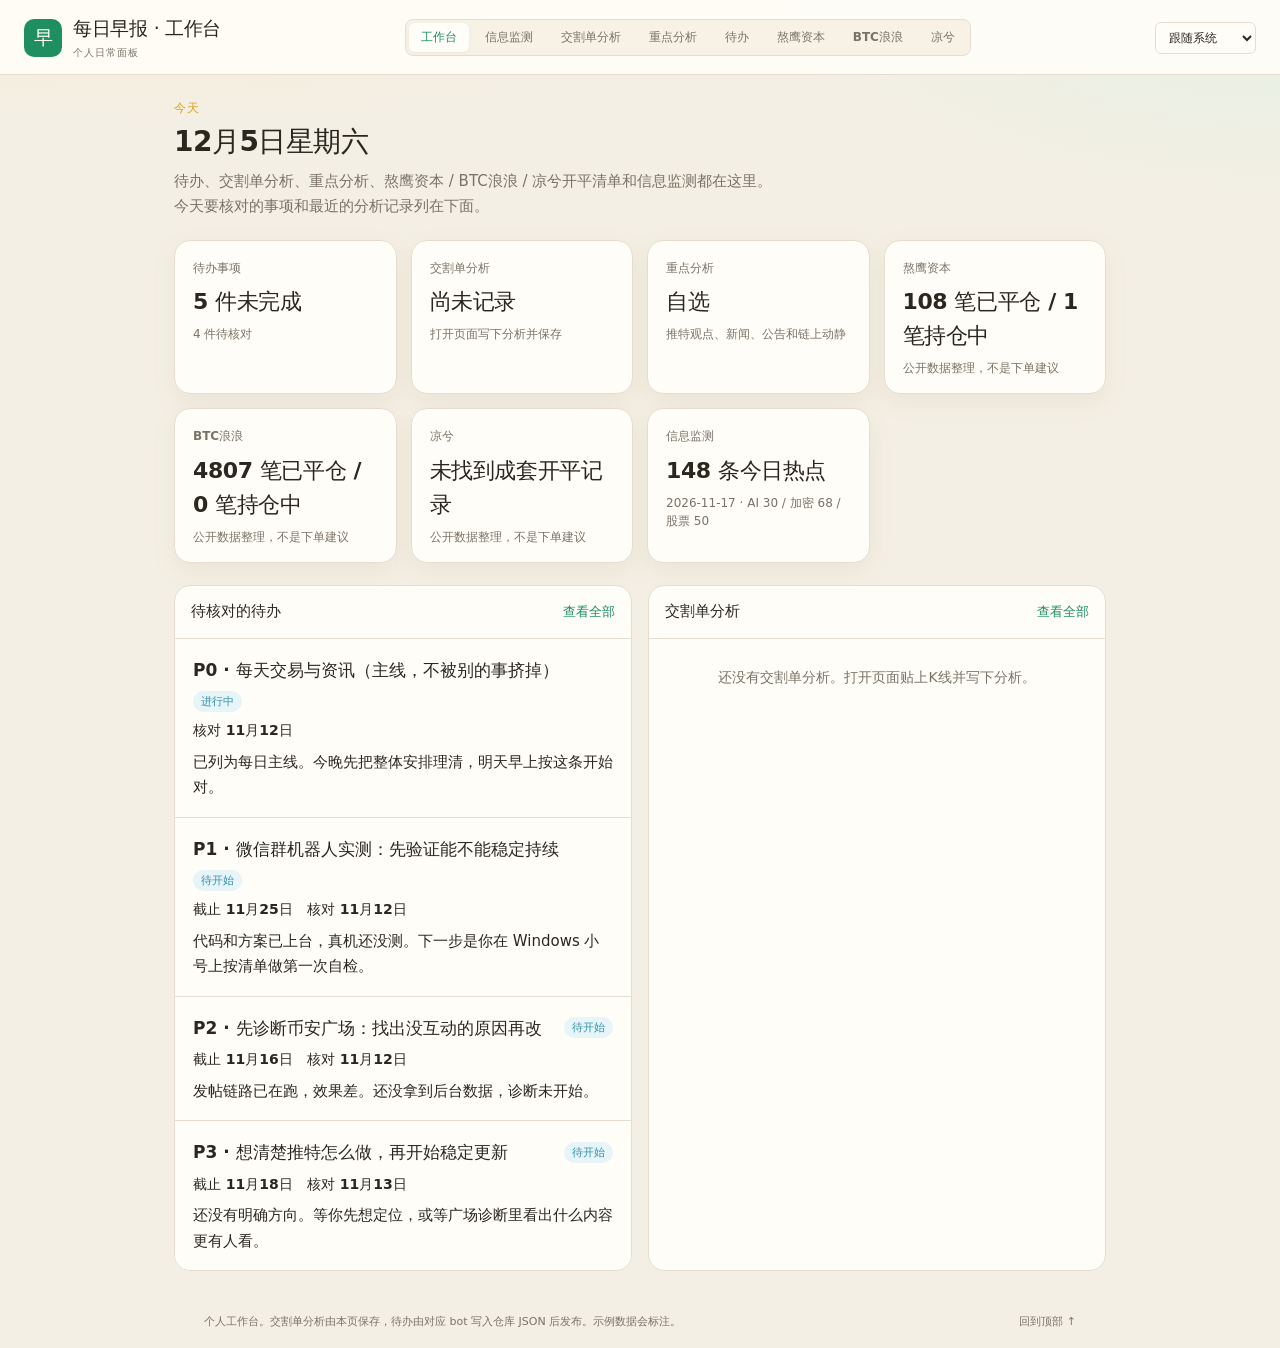
<file: index.html>
<!doctype html>
<html lang="zh-CN">
<head>
  <meta charset="utf-8">
  <meta name="viewport" content="width=device-width, initial-scale=1">
  <meta name="color-scheme" content="light dark">
  <meta name="description" content="个人日常工作台：待办、交割单分析、重点分析与信息监测。">
  <title>每日早报 · 工作台</title>
  <link rel="stylesheet" href="assets/style.css?v=ae3ec1edbc">
  <script src="assets/workbench.js?v=67a2a30baa" defer></script>
</head>
<body class="workbench" data-page="home" id="top">
  <a class="skip-link" href="#main">跳至内容</a>
  <header class="topbar workbench-topbar" id="topbar">
    <div class="topbar-heading">
      <div class="brand"><span class="brand-mark" aria-hidden="true">早</span><div><h1>每日早报 <span>· 工作台</span></h1><p>个人日常面板</p></div></div>
      <nav class="page-nav" aria-label="站点导航"><a href="index.html" class="page-nav-link is-active" aria-current="page">工作台</a><a href="hotspots.html" class="page-nav-link">信息监测</a><a href="market.html" class="page-nav-link">交割单分析</a><a href="focus.html" class="page-nav-link">重点分析</a><a href="todos.html" class="page-nav-link">待办</a><a href="aoying.html" class="page-nav-link">熬鹰资本</a><a href="langlang.html" class="page-nav-link">BTC浪浪</a><a href="liangxi.html" class="page-nav-link">凉兮</a></nav>
      <div class="appearance-controls">
        <label class="theme-control"><span class="sr-only">页面主题</span><select id="theme-select" aria-label="页面主题"><option value="system">跟随系统</option><option value="light">浅色</option><option value="dark">深色</option></select></label>
      </div>
    </div>
  </header>
  <main class="dashboard workbench-main" id="main" tabindex="-1">
    <section class="wb-hero">
      <p class="wb-kicker">今天</p>
      <h2 id="wb-today">工作台</h2>
      <p class="wb-lead">待办、交割单分析、重点分析、熬鹰资本 / BTC浪浪 / 凉兮开平清单和信息监测都在这里。今天要核对的事项和最近的分析记录列在下面。</p>
    </section>
    <section class="wb-glance" aria-label="今日概览">
      <a class="wb-card wb-card-link" href="todos.html">
        <p class="wb-card-label">待办事项</p>
        <p class="wb-card-value" id="glance-todos">—</p>
        <p class="wb-card-note" id="glance-todos-note">由日常管家跟踪</p>
      </a>
      <a class="wb-card wb-card-link" href="market.html">
        <p class="wb-card-label">交割单分析</p>
        <p class="wb-card-value" id="glance-market">—</p>
        <p class="wb-card-note" id="glance-market-note">贴上K线，写下分析并保存</p>
      </a>
      <a class="wb-card wb-card-link" href="focus.html">
        <p class="wb-card-label">重点分析</p>
        <p class="wb-card-value" id="glance-focus">自选</p>
        <p class="wb-card-note" id="glance-focus-note">推特观点、新闻、公告和链上动静</p>
      </a>
      <a class="wb-card wb-card-link" href="aoying.html">
        <p class="wb-card-label">熬鹰资本</p>
        <p class="wb-card-value" id="glance-aoying">—</p>
        <p class="wb-card-note" id="glance-aoying-note">跟单开平清单</p>
      </a>
      <a class="wb-card wb-card-link" href="langlang.html">
        <p class="wb-card-label">BTC浪浪</p>
        <p class="wb-card-value" id="glance-langlang">—</p>
        <p class="wb-card-note" id="glance-langlang-note">公开开平清单</p>
      </a>
      <a class="wb-card wb-card-link" href="liangxi.html">
        <p class="wb-card-label">凉兮</p>
        <p class="wb-card-value" id="glance-liangxi">—</p>
        <p class="wb-card-note" id="glance-liangxi-note">公开开平清单</p>
      </a>
      <a class="wb-card wb-card-link" href="hotspots.html">
        <p class="wb-card-label">信息监测</p>
        <p class="wb-card-value" id="glance-hotspots">—</p>
        <p class="wb-card-note" id="glance-hotspots-note">AI / 加密 / 股票</p>
      </a>
    </section>
    <div class="wb-columns">
      <section class="wb-panel" aria-labelledby="home-todos-heading">
        <div class="wb-panel-head">
          <h3 id="home-todos-heading">待核对的待办</h3>
          <a href="todos.html">查看全部</a>
        </div>
        <div id="home-todos" class="wb-list"></div>
      </section>
      <section class="wb-panel" aria-labelledby="home-market-heading">
        <div class="wb-panel-head">
          <h3 id="home-market-heading">交割单分析</h3>
          <a href="market.html">查看全部</a>
        </div>
        <div id="home-market" class="wb-list"></div>
      </section>
    </div>
  </main>
  <footer class="footer"><p>个人工作台。交割单分析由本页保存，待办由对应 bot 写入仓库 JSON 后发布。示例数据会标注。</p><a href="#top">回到顶部 ↑</a></footer>
  <script type="application/json" id="workbench-data">{"market": {"schema": "market-watch/v1", "updated_at": "2026-11-10T16:40:00+08:00", "sample": true, "items": [{"id": "mw-20261110-nvda", "created_at": "2026-11-10T16:20:00+08:00", "updated_at": "2026-11-10T16:40:00+08:00", "asset": "NVDA", "asset_name": "英伟达", "market": "stock", "currency": "USD", "user_view": {"author": "用户", "stated_at": "2026-11-10T16:20:00+08:00", "spot": 167, "target": 150, "direction": "down", "thesis": "看到英伟达跌到 167，认为还会继续跌到 150。这是一条示例观点，用来演示「记录观点 → 再分析 → 预定核实日 → 对照走势」的流程。"}, "bot_review": {"author": "市场观察", "reviewed_at": "2026-11-10T16:40:00+08:00", "summary": "结合当时新闻与推特情绪，短期确有调整压力，但 150 是更积极的看空目标，需观察能否放量跌破近期支撑。示例复盘：部分同意用户方向，但对目标位保留余地。", "stance": "partial", "sources": [{"type": "news", "title": "示例：芯片板块跟随大盘回撤的新闻摘要", "url": "", "note": "市场观察 bot 接入后，在此写入真实新闻来源。"}, {"type": "twitter", "title": "示例：推特上对 NVDA 回调的讨论", "url": "", "note": "接入后写入原帖链接。"}, {"type": "analysis", "title": "自身理解", "url": "", "note": "方向偏空，目标 150 需要时间和催化剂，先标记为部分同意。"}]}, "verify_on": "2026-11-20", "outcome": null}, {"id": "mw-20261028-btc", "created_at": "2026-10-28T09:30:00+08:00", "updated_at": "2026-11-04T20:10:00+08:00", "asset": "BTC", "asset_name": "比特币", "market": "crypto", "currency": "USD", "user_view": {"author": "用户", "stated_at": "2026-10-28T09:30:00+08:00", "spot": 114000, "target": 108000, "direction": "down", "thesis": "示例：认为一周转弱，先看 108000。"}, "bot_review": {"author": "市场观察", "reviewed_at": "2026-10-28T10:00:00+08:00", "summary": "示例复盘：当时同意回调方向，但认为 108000 可能略远，更可能在 110000 附近获得支撑。", "stance": "partial", "sources": [{"type": "analysis", "title": "自身理解", "url": "", "note": "示例数据，仅演示已核实状态。"}]}, "verify_on": "2026-11-04", "outcome": {"verified_at": "2026-11-04T20:10:00+08:00", "price": 110200, "result": "partial", "note": "核实日价格约 110200，方向对了，但未到用户目标 108000；介于两边判断之间，记为部分成立。此条为示例。"}}]}, "todos": {"schema": "todos/v1", "updated_at": "2026-11-11T21:08:28+08:00", "sample": false, "items": [{"id": "todo-20261111-trading", "title": "P0 · 每天交易与资讯（主线，不被别的事挤掉）", "status": "in_progress", "created_at": "2026-11-11T21:08:28+08:00", "updated_at": "2026-11-11T21:08:28+08:00", "due_on": "", "check_on": "2026-11-12", "plan": "这是每天的主线，自媒体和微信项目都排在它后面，不要占掉看盘和判断的时间。\n1. 起床后先看消息、资讯和行情，可以一边吃午饭一边看。\n2. 只记你自己的判断；有明确观点就发给我，我写到市场观察并定核实日。\n3. 交易决策你自己做，我不替你下单。\n4. 晚上核对时用一两句话带过今天看了什么、有没有要记下的观点。", "progress": "已列为每日主线。今晚先把整体安排理清，明天早上按这条开始对。", "updates": [{"at": "2026-11-11T21:08:28+08:00", "text": "用户说脑子比较乱，已把交易定为 P0 主线，写入待办并开始早晚核对。"}]}, {"id": "todo-20261111-wechat-test", "title": "P1 · 微信群机器人实测：先验证能不能稳定持续", "status": "open", "created_at": "2026-11-11T21:08:28+08:00", "updated_at": "2026-11-11T21:08:28+08:00", "due_on": "2026-11-25", "check_on": "2026-11-12", "plan": "朋友在等你判断这个项目能不能做下去，所以优先把「稳不稳」测清楚，而不是先加功能。代码已在 https://github.com/Brian-yyds/wechat-community-bot 。\n1. 只用家里 Windows 上的专用小号，不要登录大号或支付号。\n2. 按仓库里 tests/WINDOWS_MANUAL_TEST.md 安装并跑自检脚本。\n3. 先用只读模式跑，确认免打扰、折叠、未打开的群也能抓到，微信重启后能接着读。\n4. 只读稳定后再切自动回复，默认每小时不超过 40 条。\n5. 连续记 7 到 14 天观察表（tests/observation_log.csv），一出现风控信号就停。\n6. 把结果告诉我，再一起判断能不能稳定持续、怎么跟朋友交代。", "progress": "代码和方案已上台，真机还没测。下一步是你在 Windows 小号上按清单做第一次自检。", "updates": [{"at": "2026-11-11T21:08:28+08:00", "text": "用户确认还要核对机器人能否稳定持续。已列为 P1，等待 Windows 小号实测。"}]}, {"id": "todo-20261111-square", "title": "P2 · 先诊断币安广场：找出没互动的原因再改", "status": "open", "created_at": "2026-11-11T21:08:28+08:00", "updated_at": "2026-11-11T21:08:28+08:00", "due_on": "2026-11-16", "check_on": "2026-11-12", "plan": "广场已经在发，问题不是「有没有机器人」，而是几乎没点赞、浏览也很少，继续按原样堆 20 篇意义不大。先看数据，再改做法。\n1. 打开币安广场后台，把最近发出的帖按浏览、点赞、评论排一下。\n2. 找出那几条「有一丝浏览」的共同点：题材、结构、发布时间、要不要配图。\n3. 根据数据改结构或选题，必要时减少篇数，不要继续用同一模板堆量。\n4. 改完再连续看几天数据，再决定要不要维持每天 20 篇。\n5. 把后台数据或截图发给我，我帮你一起看。", "progress": "发帖链路已在跑，效果差。还没拿到后台数据，诊断未开始。", "updates": [{"at": "2026-11-11T21:08:28+08:00", "text": "用户反馈广场几乎没点赞、只有很少浏览。已把「先诊断再改」列为自媒体第一步。"}]}, {"id": "todo-20261111-twitter", "title": "P3 · 想清楚推特怎么做，再开始稳定更新", "status": "open", "created_at": "2026-11-11T21:08:28+08:00", "updated_at": "2026-11-11T21:08:28+08:00", "due_on": "2026-11-18", "check_on": "2026-11-13", "plan": "推特不是再找一个自动发帖机器人就能好，先把「为什么要转发」想清楚。可以和广场诊断并行想，但先不要铺量。\n1. 先写清账号定位：是分享可验证的交易判断，还是热点解读，还是别的。定位不清，转发率就会低。\n2. 只选 1 到 2 种别人愿意转发的内容，例如带结论的复盘、清晰的结构，而不是把广场日报原样搬过去。\n3. 定一个能坚持的频率，比如每天 1 到 3 条，不要和广场抢同一套流水线。\n4. 定位想清楚后，再让自媒体按这个方向改写。", "progress": "还没有明确方向。等你先想定位，或等广场诊断里看出什么内容更有人看。", "updates": [{"at": "2026-11-11T21:08:28+08:00", "text": "用户说推特分享率低、一直没头绪。已列为 P3：先定位，再更新。"}]}, {"id": "todo-20261111-douyin", "title": "P4 · 抖音先挂起，等广场和推特有可复用方法再启动", "status": "waiting", "created_at": "2026-11-11T21:08:28+08:00", "updated_at": "2026-11-11T21:08:28+08:00", "due_on": "", "check_on": "", "plan": "抖音要另做短视频，现在同时铺三条线会更乱。等广场改出有效结构、推特定好定位之后，再把已经验证过的题材改成短视频，而不是另起一套选题。到启动那天再拆具体步骤。", "progress": "已挂起，不启动日常更新。", "updates": [{"at": "2026-11-11T21:08:28+08:00", "text": "先挂起，避免和交易、微信实测、广场诊断抢精力。"}]}]}, "hotspots": {"latest_date": "2026-11-17", "counts": {"ai": 30, "crypto": 68, "stocks": 50}}, "aoying": {"schema": "aoying-capital/v1", "updated_at": "2026-11-17T14:44:52+08:00", "sample": false, "source_generated_at": "2026-11-17T13:32:24+08:00", "leader": {"name": "熬鹰资本", "square_username": "god_of_trader_tony", "portfolio_id": "5075281354358777856", "official_url": "https://www.binance.com/zh-CN/copy-trading/lead-details/5075281354358777856", "current_project_started_at": "2026-06-03T14:39:02+08:00", "closed_project_count": 9, "seen_closed_project_ids": ["5016601929582121472"]}, "stats": {"item_count": 109, "closed_count": 108, "open_count": 1, "win_count": 71, "loss_count": 37, "flat_count": 0, "official_closing_pnl_sum_usdt": "2445600.52", "official_closing_pnl_sum_note": "只是把官方 closingPnl 字段相加，未扣/加其他费用，也不等于账户总收益", "max_qty_ne_close_qty_count": 4, "closed_opened_from": "2026-07-17T23:03:47+08:00", "closed_opened_to": "2026-11-15T06:20:36+08:00", "closed_closed_from": "2026-07-20T23:58:36+08:00", "closed_closed_to": "2026-11-16T13:50:41+08:00"}, "coverage": {"disclaimer": "公开数据整理，不是下单建议。", "notes": ["用户美国服务器上的 copy_feed 只有近 7 天操作动态，没有完整历史开平配对。", "币安官方公开接口 lead-portfolio/position-history 提供 108 笔已平仓，每笔自带开平配对（同一 positionId），不是自行 FIFO 拼凑。", "官方不公开当前持仓列表（positionShow=false，open-positions 等路径 404）。清单中 1 笔持仓中的 NVDAUSDT 多单，是用官方成交加总后再与公开快照核对得出的，尚未平仓。", "当前项目从 2026-06-03 14:39:02（北京时间）开始；从该日起至最早官方平仓 2026-07-20 之间，以及此前已关闭的 9 个旧项目，公开源都没有完整开平。曾出现过的已关闭项目 ID 5016601929582121472 不是当前项目，不能再拉取其历史。", "网上聚合站没有比官方更早的完整逐笔开平。", "已平仓开仓时间 2026-07-17 23:03:47 至 2026-11-15 06:20:36，平仓时间 2026-07-20 23:58:36 至 2026-11-16 13:50:41（均为北京时间）。", "108 笔官方 closingPnl 合计 +2,445,600.52 USDT，只是字段相加，不等于账户总收益。已平仓中盈利 71 笔、亏损 37 笔。", "4 笔「最大持仓量 ≠ 平仓量」均按官方原文照录，未自行修正。", "持仓中 NVDAUSDT 多单的未实现盈亏是 2026-11-17 13:25:51（北京时间）的公开快照，会随行情变动，不是最终结算。"]}, "items": [{"symbol": "BTCUSDT", "side": "多", "status": "已平仓", "opened_at": "2026-11-15T06:20:36+08:00", "closed_at": "2026-11-16T13:50:41+08:00", "timezone": "Asia/Shanghai（UTC+8，北京时间）", "avg_open_price": "63881.19699864", "avg_close_price": "64558.60355798", "max_position_qty": "18.325", "close_qty": "18.325", "notional_open_usdt": "1170622.94", "leverage": "5", "margin_mode": "全仓", "realized_pnl_usdt": "11761.28439884", "official_roi_pct": "5.023515", "unrealized_pnl_usdt": null, "position_id": "1174111673122390016", "source": "币安公开接口 lead-portfolio/position-history（portfolioId=5075281354358777856）", "match_method": "官方仓位历史自带开平配对（同一positionId，非自行FIFO拼凑）", "note": "合约类型：UM", "max_qty_ne_close_qty": false}, {"symbol": "ZECUSDT", "side": "空", "status": "已平仓", "opened_at": "2026-11-14T21:03:59+08:00", "closed_at": "2026-11-15T06:14:26+08:00", "timezone": "Asia/Shanghai（UTC+8，北京时间）", "avg_open_price": "880.74231891", "avg_close_price": "836.83244417", "max_position_qty": "340.807", "close_qty": "340.807", "notional_open_usdt": "300163.15", "leverage": "10", "margin_mode": "全仓", "realized_pnl_usdt": "14834.05400587", "official_roi_pct": "49.41997", "unrealized_pnl_usdt": null, "position_id": "1173971595892981760", "source": "币安公开接口 lead-portfolio/position-history（portfolioId=5075281354358777856）", "match_method": "官方仓位历史自带开平配对（同一positionId，非自行FIFO拼凑）", "note": "合约类型：UM", "max_qty_ne_close_qty": false}, {"symbol": "NVDAUSDT", "side": "多", "status": "持仓中", "opened_at": "2026-11-14T02:51:37+08:00", "closed_at": null, "timezone": "Asia/Shanghai（UTC+8，北京时间）", "avg_open_price": "162.156452015790655935960647", "avg_close_price": null, "max_position_qty": "4407.29", "close_qty": null, "notional_open_usdt": "1720943.36", "leverage": "2", "margin_mode": "全仓", "realized_pnl_usdt": null, "official_roi_pct": null, "unrealized_pnl_usdt": "-18362.762304673928", "position_id": null, "source": "币安公开接口 lead-portfolio/order-history 加仓成交；当前数量/均价/浮盈核对于2022coin.com/api/public/traders/1；杠杆与保证金模式核对于qwer22.com仓位快照。官方position-history仅含已平仓。", "match_method": "持仓中：用官方订单流水在上一笔NVDA已平仓（2026-11-10 18:42:27）之后的开多成交加总；未做FIFO平仓配对", "note": "当前持仓，未匹配任何平仓，不要把后续无关平仓拼进来；开仓均价由官方订单流水四笔加仓加权得到：1624.71@162.711251（2026-11-14 02:51:37）+1582.28@162.7877509（02:51:48）+596.18@160.640408（2026-11-16 22:55:05）+604.12@160.5070381（22:55:19）；数量与均价与2022coin公开快照一致（4407.29 NVDA，开仓均价162.15645201579065）；杠杆2x、全仓来自qwer22同步的公开仓位快照（电报「熬鹰带单仓位信息推送」），官方公开接口不提供当前持仓（positionShow=false，open-positions接口404）；未实现盈亏与标记价来自2022coin快照，会随行情变动；快照时间2026-11-17T13:25:51.002239+08:00（已转写到备注，表内未实现盈亏不是最终结算）；快照标记价157.99 USDT；币安资料页lastTradeTime为2026-11-17 00:55:47（北京时间），晚于可见的最后一笔官方订单（2026-11-16 22:55:19）；公开订单/成交流水与第三方快照数量仍是4407.29，未见额外成交，未据此编造交易", "max_qty_ne_close_qty": false, "unrealized_pnl_snapshot_at": "2026-11-17T13:25:51.002239+08:00"}, {"symbol": "BTCUSDT", "side": "多", "status": "已平仓", "opened_at": "2026-11-13T14:01:11+08:00", "closed_at": "2026-11-13T21:38:50+08:00", "timezone": "Asia/Shanghai（UTC+8，北京时间）", "avg_open_price": "68108.64468558", "avg_close_price": "69984.80262856", "max_position_qty": "14.837", "close_qty": "14.837", "notional_open_usdt": "1010527.96", "leverage": "10", "margin_mode": "全仓", "realized_pnl_usdt": "27311.41351315", "official_roi_pct": "27.026875", "unrealized_pnl_usdt": null, "position_id": "1173502807485546496", "source": "币安公开接口 lead-portfolio/position-history（portfolioId=5075281354358777856）", "match_method": "官方仓位历史自带开平配对（同一positionId，非自行FIFO拼凑）", "note": "合约类型：UM", "max_qty_ne_close_qty": false}, {"symbol": "SPCXUSDT", "side": "空", "status": "已平仓", "opened_at": "2026-11-13T04:09:37+08:00", "closed_at": "2026-11-14T01:10:45+08:00", "timezone": "Asia/Shanghai（UTC+8，北京时间）", "avg_open_price": "140.30427247", "avg_close_price": "139.06164549", "max_position_qty": "1425.17", "close_qty": "1425.17", "notional_open_usdt": "199957.44", "leverage": "4", "margin_mode": "全仓", "realized_pnl_usdt": "1721.18670935", "official_roi_pct": "3.443106", "unrealized_pnl_usdt": null, "position_id": "1173353934255390720", "source": "币安公开接口 lead-portfolio/position-history（portfolioId=5075281354358777856）", "match_method": "官方仓位历史自带开平配对（同一positionId，非自行FIFO拼凑）", "note": "合约类型：UM", "max_qty_ne_close_qty": false}, {"symbol": "ZECUSDT", "side": "空", "status": "已平仓", "opened_at": "2026-11-11T15:28:02+08:00", "closed_at": "2026-11-13T14:04:03+08:00", "timezone": "Asia/Shanghai（UTC+8，北京时间）", "avg_open_price": "1000.32541836", "avg_close_price": "917.8120394", "max_position_qty": "399.789", "close_qty": "399.789", "notional_open_usdt": "399919.10", "leverage": "10", "margin_mode": "全仓", "realized_pnl_usdt": "32947.59947097", "official_roi_pct": "82.385661", "unrealized_pnl_usdt": null, "position_id": "1172799884573114368", "source": "币安公开接口 lead-portfolio/position-history（portfolioId=5075281354358777856）", "match_method": "官方仓位历史自带开平配对（同一positionId，非自行FIFO拼凑）", "note": "合约类型：UM", "max_qty_ne_close_qty": false}, {"symbol": "ETHUSDT", "side": "空", "status": "已平仓", "opened_at": "2026-11-10T22:38:53+08:00", "closed_at": "2026-11-13T10:19:42+08:00", "timezone": "Asia/Shanghai（UTC+8，北京时间）", "avg_open_price": "2084.25588149", "avg_close_price": "1997.54304038", "max_position_qty": "518.692", "close_qty": "518.692", "notional_open_usdt": "1081086.85", "leverage": "10", "margin_mode": "全仓", "realized_pnl_usdt": "44759.35333925", "official_roi_pct": "41.40218", "unrealized_pnl_usdt": null, "position_id": "1172545925266636800", "source": "币安公开接口 lead-portfolio/position-history（portfolioId=5075281354358777856）", "match_method": "官方仓位历史自带开平配对（同一positionId，非自行FIFO拼凑）", "note": "合约类型：UM", "max_qty_ne_close_qty": false}, {"symbol": "NVDAUSDT", "side": "多", "status": "已平仓", "opened_at": "2026-11-09T17:38:33+08:00", "closed_at": "2026-11-10T18:42:27+08:00", "timezone": "Asia/Shanghai（UTC+8，北京时间）", "avg_open_price": "175.369443", "avg_close_price": "180.1111154", "max_position_qty": "3481.88", "close_qty": "3481.88", "notional_open_usdt": "610615.36", "leverage": "3", "margin_mode": "全仓", "realized_pnl_usdt": "15977.2453342", "official_roi_pct": "7.849742", "unrealized_pnl_usdt": null, "position_id": "1172107957255110656", "source": "币安公开接口 lead-portfolio/position-history（portfolioId=5075281354358777856）", "match_method": "官方仓位历史自带开平配对（同一positionId，非自行FIFO拼凑）", "note": "合约类型：UM", "max_qty_ne_close_qty": false}, {"symbol": "SKHYNIXUSDT", "side": "多", "status": "已平仓", "opened_at": "2026-11-09T08:14:34+08:00", "closed_at": "2026-11-09T12:11:47+08:00", "timezone": "Asia/Shanghai（UTC+8，北京时间）", "avg_open_price": "840.0772082", "avg_close_price": "868.81296065", "max_position_qty": "238.09", "close_qty": "238.09", "notional_open_usdt": "200013.98", "leverage": "2", "margin_mode": "全仓", "realized_pnl_usdt": "6459.41769385", "official_roi_pct": "6.458966", "unrealized_pnl_usdt": null, "position_id": "1171966025291890688", "source": "币安公开接口 lead-portfolio/position-history（portfolioId=5075281354358777856）", "match_method": "官方仓位历史自带开平配对（同一positionId，非自行FIFO拼凑）", "note": "合约类型：UM", "max_qty_ne_close_qty": false}, {"symbol": "ETHUSDT", "side": "多", "status": "已平仓", "opened_at": "2026-11-09T06:07:42+08:00", "closed_at": "2026-11-09T07:14:13+08:00", "timezone": "Asia/Shanghai（UTC+8，北京时间）", "avg_open_price": "2111.39041709", "avg_close_price": "2155.20216472", "max_position_qty": "224.532", "close_qty": "224.532", "notional_open_usdt": "474074.71", "leverage": "5", "margin_mode": "全仓", "realized_pnl_usdt": "9597.64267838", "official_roi_pct": "10.1225", "unrealized_pnl_usdt": null, "position_id": "1171934097364844544", "source": "币安公开接口 lead-portfolio/position-history（portfolioId=5075281354358777856）", "match_method": "官方仓位历史自带开平配对（同一positionId，非自行FIFO拼凑）", "note": "合约类型：UM", "max_qty_ne_close_qty": false}, {"symbol": "ETHUSDT", "side": "空", "status": "已平仓", "opened_at": "2026-11-08T00:29:47+08:00", "closed_at": "2026-11-09T05:55:57+08:00", "timezone": "Asia/Shanghai（UTC+8，北京时间）", "avg_open_price": "2235.3339563", "avg_close_price": "2112.61846966", "max_position_qty": "336.082", "close_qty": "336.082", "notional_open_usdt": "751255.51", "leverage": "5", "margin_mode": "全仓", "realized_pnl_usdt": "41032.50556448", "official_roi_pct": "27.309287", "unrealized_pnl_usdt": null, "position_id": "1171486670581235712", "source": "币安公开接口 lead-portfolio/position-history（portfolioId=5075281354358777856）", "match_method": "官方仓位历史自带开平配对（同一positionId，非自行FIFO拼凑）", "note": "合约类型：UM", "max_qty_ne_close_qty": false}, {"symbol": "BTCUSDT", "side": "多", "status": "已平仓", "opened_at": "2026-11-06T17:06:55+08:00", "closed_at": "2026-11-06T20:50:06+08:00", "timezone": "Asia/Shanghai（UTC+8，北京时间）", "avg_open_price": "75881.6", "avg_close_price": "76063.2844296", "max_position_qty": "9.73", "close_qty": "9.73", "notional_open_usdt": "738327.97", "leverage": "5", "margin_mode": "全仓", "realized_pnl_usdt": "1398.18356901", "official_roi_pct": "0.946858", "unrealized_pnl_usdt": null, "position_id": "1171012833779482624", "source": "币安公开接口 lead-portfolio/position-history（portfolioId=5075281354358777856）", "match_method": "官方仓位历史自带开平配对（同一positionId，非自行FIFO拼凑）", "note": "合约类型：UM", "max_qty_ne_close_qty": false}, {"symbol": "ETHUSDT", "side": "空", "status": "已平仓", "opened_at": "2026-11-05T03:03:43+08:00", "closed_at": "2026-11-06T03:14:46+08:00", "timezone": "Asia/Shanghai（UTC+8，北京时间）", "avg_open_price": "2416.28298053", "avg_close_price": "2254.78000899", "max_position_qty": "5864.113", "close_qty": "5864.113", "notional_open_usdt": "14169356.44", "leverage": "20", "margin_mode": "全仓", "realized_pnl_usdt": "941979.09814714", "official_roi_pct": "132.960039", "unrealized_pnl_usdt": null, "position_id": "1170438245135777792", "source": "币安公开接口 lead-portfolio/position-history（portfolioId=5075281354358777856）", "match_method": "官方仓位历史自带开平配对（同一positionId，非自行FIFO拼凑）", "note": "合约类型：UM", "max_qty_ne_close_qty": false}, {"symbol": "MUUSDT", "side": "多", "status": "已平仓", "opened_at": "2026-11-04T13:53:24+08:00", "closed_at": "2026-11-05T03:03:20+08:00", "timezone": "Asia/Shanghai（UTC+8，北京时间）", "avg_open_price": "853.98194388", "avg_close_price": "805.17860024", "max_position_qty": "5891.51", "close_qty": "5891.51", "notional_open_usdt": "5031243.16", "leverage": "5", "margin_mode": "全仓", "realized_pnl_usdt": "-293549.57688282", "official_roi_pct": "-29.172668", "unrealized_pnl_usdt": null, "position_id": "1170239357133094912", "source": "币安公开接口 lead-portfolio/position-history（portfolioId=5075281354358777856）", "match_method": "官方仓位历史自带开平配对（同一positionId，非自行FIFO拼凑）", "note": "合约类型：UM", "max_qty_ne_close_qty": false}, {"symbol": "ETHUSDT", "side": "空", "status": "已平仓", "opened_at": "2026-10-30T16:26:48+08:00", "closed_at": "2026-11-04T13:51:46+08:00", "timezone": "Asia/Shanghai（UTC+8，北京时间）", "avg_open_price": "2242.25387813", "avg_close_price": "2297.34103937", "max_position_qty": "5385.747", "close_qty": "5385.747", "notional_open_usdt": "12076212.10", "leverage": "10", "margin_mode": "全仓", "realized_pnl_usdt": "-301829.55090403", "official_roi_pct": "-24.993727", "unrealized_pnl_usdt": null, "position_id": "1168466021415747584", "source": "币安公开接口 lead-portfolio/position-history（portfolioId=5075281354358777856）", "match_method": "官方仓位历史自带开平配对（同一positionId，非自行FIFO拼凑）", "note": "合约类型：UM", "max_qty_ne_close_qty": false}, {"symbol": "SNDKUSDT", "side": "多", "status": "已平仓", "opened_at": "2026-10-30T10:38:20+08:00", "closed_at": "2026-10-30T15:44:44+08:00", "timezone": "Asia/Shanghai（UTC+8，北京时间）", "avg_open_price": "1287.67953712", "avg_close_price": "1294.03115998", "max_position_qty": "503.37", "close_qty": "503.37", "notional_open_usdt": "648179.25", "leverage": "2", "margin_mode": "全仓", "realized_pnl_usdt": "3034.7719361", "official_roi_pct": "0.936398", "unrealized_pnl_usdt": null, "position_id": "1168378324768620544", "source": "币安公开接口 lead-portfolio/position-history（portfolioId=5075281354358777856）", "match_method": "官方仓位历史自带开平配对（同一positionId，非自行FIFO拼凑）", "note": "合约类型：UM", "max_qty_ne_close_qty": false}, {"symbol": "ETHUSDT", "side": "空", "status": "已平仓", "opened_at": "2026-10-30T05:00:29+08:00", "closed_at": "2026-10-30T10:18:35+08:00", "timezone": "Asia/Shanghai（UTC+8，北京时间）", "avg_open_price": "2270.77288504", "avg_close_price": "2209.55125907", "max_position_qty": "4192.46", "close_qty": "4192.46", "notional_open_usdt": "9520124.49", "leverage": "20", "margin_mode": "全仓", "realized_pnl_usdt": "251567.84547349", "official_roi_pct": "52.849696", "unrealized_pnl_usdt": null, "position_id": "1168293302732685312", "source": "币安公开接口 lead-portfolio/position-history（portfolioId=5075281354358777856）", "match_method": "官方仓位历史自带开平配对（同一positionId，非自行FIFO拼凑）", "note": "合约类型：UM", "max_qty_ne_close_qty": false}, {"symbol": "HYPEUSDT", "side": "空", "status": "已平仓", "opened_at": "2026-10-30T03:00:51+08:00", "closed_at": "2026-10-30T04:49:06+08:00", "timezone": "Asia/Shanghai（UTC+8，北京时间）", "avg_open_price": "93.92516851", "avg_close_price": "92.24742863", "max_position_qty": "29261.8", "close_qty": "29261.8", "notional_open_usdt": "2748419.50", "leverage": "5", "margin_mode": "全仓", "realized_pnl_usdt": "47852.57803971", "official_roi_pct": "8.705472", "unrealized_pnl_usdt": null, "position_id": "1168263195141963776", "source": "币安公开接口 lead-portfolio/position-history（portfolioId=5075281354358777856）", "match_method": "官方仓位历史自带开平配对（同一positionId，非自行FIFO拼凑）", "note": "合约类型：UM", "max_qty_ne_close_qty": false}, {"symbol": "ETHUSDT", "side": "多", "status": "已平仓", "opened_at": "2026-10-29T01:50:28+08:00", "closed_at": "2026-10-30T02:38:44+08:00", "timezone": "Asia/Shanghai（UTC+8，北京时间）", "avg_open_price": "2348.73049606", "avg_close_price": "2328.30054822", "max_position_qty": "4475.955", "close_qty": "4475.955", "notional_open_usdt": "10512812.01", "leverage": "10", "margin_mode": "全仓", "realized_pnl_usdt": "-98420.95415287", "official_roi_pct": "-9.362", "unrealized_pnl_usdt": null, "position_id": "1167883097586892800", "source": "币安公开接口 lead-portfolio/position-history（portfolioId=5075281354358777856）", "match_method": "官方仓位历史自带开平配对（同一positionId，非自行FIFO拼凑）", "note": "合约类型：UM", "max_qty_ne_close_qty": false}, {"symbol": "ETHUSDT", "side": "空", "status": "已平仓", "opened_at": "2026-10-24T06:56:07+08:00", "closed_at": "2026-10-25T02:30:22+08:00", "timezone": "Asia/Shanghai（UTC+8，北京时间）", "avg_open_price": "2355.70973802", "avg_close_price": "2333.54652013", "max_position_qty": "1595.645", "close_qty": "1595.645", "notional_open_usdt": "3758876.46", "leverage": "15", "margin_mode": "全仓", "realized_pnl_usdt": "33671.35681634", "official_roi_pct": "13.436737", "unrealized_pnl_usdt": null, "position_id": "1166148075372773376", "source": "币安公开接口 lead-portfolio/position-history（portfolioId=5075281354358777856）", "match_method": "官方仓位历史自带开平配对（同一positionId，非自行FIFO拼凑）", "note": "合约类型：UM", "max_qty_ne_close_qty": false}, {"symbol": "SNDKUSDT", "side": "多", "status": "已平仓", "opened_at": "2026-10-23T11:51:38+08:00", "closed_at": "2026-10-29T00:25:34+08:00", "timezone": "Asia/Shanghai（UTC+8，北京时间）", "avg_open_price": "1293.71076002", "avg_close_price": "1349.14623959", "max_position_qty": "3429.23", "close_qty": "3429.23", "notional_open_usdt": "4436431.75", "leverage": "3", "margin_mode": "全仓", "realized_pnl_usdt": "186510.58007312", "official_roi_pct": "12.612202", "unrealized_pnl_usdt": null, "position_id": "1165860059064401920", "source": "币安公开接口 lead-portfolio/position-history（portfolioId=5075281354358777856）", "match_method": "官方仓位历史自带开平配对（同一positionId，非自行FIFO拼凑）", "note": "合约类型：UM", "max_qty_ne_close_qty": false}, {"symbol": "BTCUSDT", "side": "空", "status": "已平仓", "opened_at": "2026-10-10T01:22:51+08:00", "closed_at": "2026-10-23T11:50:51+08:00", "timezone": "Asia/Shanghai（UTC+8，北京时间）", "avg_open_price": "82563.15511683", "avg_close_price": "81934.27588451", "max_position_qty": "96.212", "close_qty": "96.212", "notional_open_usdt": "7943566.28", "leverage": "10", "margin_mode": "全仓", "realized_pnl_usdt": "68730.96758457", "official_roi_pct": "8.652406", "unrealized_pnl_usdt": null, "position_id": "1160990775632822272", "source": "币安公开接口 lead-portfolio/position-history（portfolioId=5075281354358777856）", "match_method": "官方仓位历史自带开平配对（同一positionId，非自行FIFO拼凑）", "note": "合约类型：UM", "max_qty_ne_close_qty": false}, {"symbol": "ZECUSDT", "side": "多", "status": "已平仓", "opened_at": "2026-10-09T00:10:20+08:00", "closed_at": "2026-10-10T01:14:10+08:00", "timezone": "Asia/Shanghai（UTC+8，北京时间）", "avg_open_price": "1138.61115366", "avg_close_price": "1213.28554016", "max_position_qty": "2620.625", "close_qty": "2620.625", "notional_open_usdt": "2983872.85", "leverage": "5", "margin_mode": "全仓", "realized_pnl_usdt": "193650.22775287", "official_roi_pct": "32.449477", "unrealized_pnl_usdt": null, "position_id": "1160610141676601344", "source": "币安公开接口 lead-portfolio/position-history（portfolioId=5075281354358777856）", "match_method": "官方仓位历史自带开平配对（同一positionId，非自行FIFO拼凑）", "note": "合约类型：UM", "max_qty_ne_close_qty": false}, {"symbol": "CRCLUSDT", "side": "空", "status": "已平仓", "opened_at": "2026-10-07T19:45:12+08:00", "closed_at": "2026-10-08T19:24:21+08:00", "timezone": "Asia/Shanghai（UTC+8，北京时间）", "avg_open_price": "80.7006955", "avg_close_price": "80.0040863", "max_position_qty": "13621.83", "close_qty": "13621.83", "notional_open_usdt": "1099291.15", "leverage": "5", "margin_mode": "全仓", "realized_pnl_usdt": "9464.9436372", "official_roi_pct": "4.305021", "unrealized_pnl_usdt": null, "position_id": "1160181028549656576", "source": "币安公开接口 lead-portfolio/position-history（portfolioId=5075281354358777856）", "match_method": "官方仓位历史自带开平配对（同一positionId，非自行FIFO拼凑）", "note": "合约类型：UM", "max_qty_ne_close_qty": false}, {"symbol": "ZECUSDT", "side": "多", "status": "已平仓", "opened_at": "2026-10-02T12:27:30+08:00", "closed_at": "2026-10-05T23:08:21+08:00", "timezone": "Asia/Shanghai（UTC+8，北京时间）", "avg_open_price": "1375.98548686", "avg_close_price": "1305.818245", "max_position_qty": "3059.785", "close_qty": "3059.785", "notional_open_usdt": "4210219.75", "leverage": "5", "margin_mode": "全仓", "realized_pnl_usdt": "-220189.32487829", "official_roi_pct": "-26.149386", "unrealized_pnl_usdt": null, "position_id": "1158258938674249728", "source": "币安公开接口 lead-portfolio/position-history（portfolioId=5075281354358777856）", "match_method": "官方仓位历史自带开平配对（同一positionId，非自行FIFO拼凑）", "note": "合约类型：UM", "max_qty_ne_close_qty": false}, {"symbol": "BTCUSDT", "side": "空", "status": "已平仓", "opened_at": "2026-10-01T21:46:38+08:00", "closed_at": "2026-10-02T12:19:53+08:00", "timezone": "Asia/Shanghai（UTC+8，北京时间）", "avg_open_price": "83851.2990476", "avg_close_price": "85803.46356724", "max_position_qty": "50.504", "close_qty": "50.504", "notional_open_usdt": "4234826.01", "leverage": "10", "margin_mode": "全仓", "realized_pnl_usdt": "-100322.24283106", "official_roi_pct": "-23.689814", "unrealized_pnl_usdt": null, "position_id": "1158037261663174656", "source": "币安公开接口 lead-portfolio/position-history（portfolioId=5075281354358777856）", "match_method": "官方仓位历史自带开平配对（同一positionId，非自行FIFO拼凑）", "note": "合约类型：UM", "max_qty_ne_close_qty": false}, {"symbol": "CLUSDT", "side": "空", "status": "已平仓", "opened_at": "2026-09-29T00:32:16+08:00", "closed_at": "2026-10-01T15:25:26+08:00", "timezone": "Asia/Shanghai（UTC+8，北京时间）", "avg_open_price": "92.85474913", "avg_close_price": "92.16622984", "max_position_qty": "21535", "close_qty": "21535", "notional_open_usdt": "1999627.02", "leverage": "5", "margin_mode": "全仓", "realized_pnl_usdt": "13710.56276562", "official_roi_pct": "3.42828", "unrealized_pnl_usdt": null, "position_id": "1156991779402776576", "source": "币安公开接口 lead-portfolio/position-history（portfolioId=5075281354358777856）", "match_method": "官方仓位历史自带开平配对（同一positionId，非自行FIFO拼凑）", "note": "合约类型：UM", "max_qty_ne_close_qty": false}, {"symbol": "BTCUSDT", "side": "空", "status": "已平仓", "opened_at": "2026-09-28T03:00:30+08:00", "closed_at": "2026-09-29T00:30:08+08:00", "timezone": "Asia/Shanghai（UTC+8，北京时间）", "avg_open_price": "84534.52009849", "avg_close_price": "83979.1536131", "max_position_qty": "46.705", "close_qty": "46.705", "notional_open_usdt": "3948184.76", "leverage": "10", "margin_mode": "全仓", "realized_pnl_usdt": "24161.00642638", "official_roi_pct": "6.119522", "unrealized_pnl_usdt": null, "position_id": "1156666697451143168", "source": "币安公开接口 lead-portfolio/position-history（portfolioId=5075281354358777856）", "match_method": "官方仓位历史自带开平配对（同一positionId，非自行FIFO拼凑）", "note": "合约类型：UM", "max_qty_ne_close_qty": false}, {"symbol": "ZECUSDT", "side": "多", "status": "已平仓", "opened_at": "2026-09-25T02:10:01+08:00", "closed_at": "2026-09-26T01:29:50+08:00", "timezone": "Asia/Shanghai（UTC+8，北京时间）", "avg_open_price": "1563.53627566", "avg_close_price": "1547.09489601", "max_position_qty": "597.44", "close_qty": "597.44", "notional_open_usdt": "934119.11", "leverage": "3", "margin_mode": "全仓", "realized_pnl_usdt": "-10501.15359642", "official_roi_pct": "-3.372531", "unrealized_pnl_usdt": null, "position_id": "1155566827826937856", "source": "币安公开接口 lead-portfolio/position-history（portfolioId=5075281354358777856）", "match_method": "官方仓位历史自带开平配对（同一positionId，非自行FIFO拼凑）", "note": "合约类型：UM", "max_qty_ne_close_qty": false}, {"symbol": "ONDOUSDT", "side": "多", "status": "已平仓", "opened_at": "2026-09-24T22:10:14+08:00", "closed_at": "2026-09-25T02:26:40+08:00", "timezone": "Asia/Shanghai（UTC+8，北京时间）", "avg_open_price": "0.50114056", "avg_close_price": "0.51028066", "max_position_qty": "971167.7", "close_qty": "971167.7", "notional_open_usdt": "486691.53", "leverage": "2", "margin_mode": "全仓", "realized_pnl_usdt": "8607.06374711", "official_roi_pct": "3.536968", "unrealized_pnl_usdt": null, "position_id": "1155506487198056448", "source": "币安公开接口 lead-portfolio/position-history（portfolioId=5075281354358777856）", "match_method": "官方仓位历史自带开平配对（同一positionId，非自行FIFO拼凑）", "note": "合约类型：UM", "max_qty_ne_close_qty": false}, {"symbol": "SNDKUSDT", "side": "空", "status": "已平仓", "opened_at": "2026-09-23T22:07:37+08:00", "closed_at": "2026-09-24T21:47:58+08:00", "timezone": "Asia/Shanghai（UTC+8，北京时间）", "avg_open_price": "1847.20312924", "avg_close_price": "1802.12317328", "max_position_qty": "595", "close_qty": "595", "notional_open_usdt": "1099085.86", "leverage": "3", "margin_mode": "全仓", "realized_pnl_usdt": "26551.15515726", "official_roi_pct": "7.247246", "unrealized_pnl_usdt": null, "position_id": "1155143441300684800", "source": "币安公开接口 lead-portfolio/position-history（portfolioId=5075281354358777856）", "match_method": "官方仓位历史自带开平配对（同一positionId，非自行FIFO拼凑）", "note": "合约类型：UM", "max_qty_ne_close_qty": false}, {"symbol": "ETHUSDT", "side": "多", "status": "已平仓", "opened_at": "2026-09-23T11:40:41+08:00", "closed_at": "2026-09-23T19:38:45+08:00", "timezone": "Asia/Shanghai（UTC+8，北京时间）", "avg_open_price": "2776.78840277", "avg_close_price": "2721.02762712", "max_position_qty": "711.223", "close_qty": "711.223", "notional_open_usdt": "1974915.78", "leverage": "5", "margin_mode": "全仓", "realized_pnl_usdt": "-40722.90586053", "official_roi_pct": "-10.310036", "unrealized_pnl_usdt": null, "position_id": "1154985665995833344", "source": "币安公开接口 lead-portfolio/position-history（portfolioId=5075281354358777856）", "match_method": "官方仓位历史自带开平配对（同一positionId，非自行FIFO拼凑）", "note": "合约类型：UM", "max_qty_ne_close_qty": false}, {"symbol": "1000PEPEUSDT", "side": "多", "status": "已平仓", "opened_at": "2026-09-21T22:58:21+08:00", "closed_at": "2026-09-22T16:37:47+08:00", "timezone": "Asia/Shanghai（UTC+8，北京时间）", "avg_open_price": "0.00474884", "avg_close_price": "0.00504545", "max_position_qty": "152419889", "close_qty": "152419889", "notional_open_usdt": "723817.67", "leverage": "2", "margin_mode": "全仓", "realized_pnl_usdt": "43809.94189574", "official_roi_pct": "12.105251", "unrealized_pnl_usdt": null, "position_id": "1154431430728187904", "source": "币安公开接口 lead-portfolio/position-history（portfolioId=5075281354358777856）", "match_method": "官方仓位历史自带开平配对（同一positionId，非自行FIFO拼凑）", "note": "合约类型：UM", "max_qty_ne_close_qty": false}, {"symbol": "BTCUSDT", "side": "空", "status": "已平仓", "opened_at": "2026-09-21T14:44:24+08:00", "closed_at": "2026-09-21T17:26:22+08:00", "timezone": "Asia/Shanghai（UTC+8，北京时间）", "avg_open_price": "81471.8885333", "avg_close_price": "84298.31710581", "max_position_qty": "26.529", "close_qty": "26.529", "notional_open_usdt": "2161367.73", "leverage": "5", "margin_mode": "全仓", "realized_pnl_usdt": "-75865.01137978", "official_roi_pct": "-17.550232", "unrealized_pnl_usdt": null, "position_id": "1154307126338355200", "source": "币安公开接口 lead-portfolio/position-history（portfolioId=5075281354358777856）", "match_method": "官方仓位历史自带开平配对（同一positionId，非自行FIFO拼凑）", "note": "合约类型：UM", "max_qty_ne_close_qty": false}, {"symbol": "ZAMAUSDT", "side": "多", "status": "已平仓", "opened_at": "2026-09-19T16:37:26+08:00", "closed_at": "2026-09-21T12:50:21+08:00", "timezone": "Asia/Shanghai（UTC+8，北京时间）", "avg_open_price": "0.07312669", "avg_close_price": "0.08823872", "max_position_qty": "4989469", "close_qty": "4989469", "notional_open_usdt": "364863.35", "leverage": "2", "margin_mode": "全仓", "realized_pnl_usdt": "75073.15371869", "official_roi_pct": "41.151382", "unrealized_pnl_usdt": null, "position_id": "1153610795630297088", "source": "币安公开接口 lead-portfolio/position-history（portfolioId=5075281354358777856）", "match_method": "官方仓位历史自带开平配对（同一positionId，非自行FIFO拼凑）", "note": "合约类型：UM", "max_qty_ne_close_qty": false}, {"symbol": "UNIUSDT", "side": "多", "status": "已平仓", "opened_at": "2026-09-18T11:15:51+08:00", "closed_at": "2026-09-21T00:44:53+08:00", "timezone": "Asia/Shanghai（UTC+8，北京时间）", "avg_open_price": "8.31107768", "avg_close_price": "8.84727523", "max_position_qty": "40356", "close_qty": "40356", "notional_open_usdt": "335401.85", "leverage": "2", "margin_mode": "全仓", "realized_pnl_usdt": "21188.0646468", "official_roi_pct": "12.634435", "unrealized_pnl_usdt": null, "position_id": "1153167475657506816", "source": "币安公开接口 lead-portfolio/position-history（portfolioId=5075281354358777856）", "match_method": "官方仓位历史自带开平配对（同一positionId，非自行FIFO拼凑）", "note": "合约类型：UM", "max_qty_ne_close_qty": false}, {"symbol": "BTCUSDT", "side": "空", "status": "已平仓", "opened_at": "2026-09-17T01:38:52+08:00", "closed_at": "2026-09-18T11:11:39+08:00", "timezone": "Asia/Shanghai（UTC+8，北京时间）", "avg_open_price": "75945.86581629", "avg_close_price": "77094.74441432", "max_position_qty": "30.614", "close_qty": "30.614", "notional_open_usdt": "2325006.74", "leverage": "10", "margin_mode": "全仓", "realized_pnl_usdt": "-35666.02160762", "official_roi_pct": "-15.340179", "unrealized_pnl_usdt": null, "position_id": "1152659885206896640", "source": "币安公开接口 lead-portfolio/position-history（portfolioId=5075281354358777856）", "match_method": "官方仓位历史自带开平配对（同一positionId，非自行FIFO拼凑）", "note": "合约类型：UM", "max_qty_ne_close_qty": false}, {"symbol": "ZECUSDT", "side": "多", "status": "已平仓", "opened_at": "2026-09-16T21:37:08+08:00", "closed_at": "2026-09-16T22:13:34+08:00", "timezone": "Asia/Shanghai（UTC+8，北京时间）", "avg_open_price": "1237.16", "avg_close_price": "1245.59410212", "max_position_qty": "173.849", "close_qty": "173.849", "notional_open_usdt": "215079.03", "leverage": "5", "margin_mode": "全仓", "realized_pnl_usdt": "1397.5274275", "official_roi_pct": "3.248869", "unrealized_pnl_usdt": null, "position_id": "1152599053794115584", "source": "币安公开接口 lead-portfolio/position-history（portfolioId=5075281354358777856）", "match_method": "官方仓位历史自带开平配对（同一positionId，非自行FIFO拼凑）", "note": "合约类型：UM", "max_qty_ne_close_qty": false}, {"symbol": "ETHUSDT", "side": "空", "status": "已平仓", "opened_at": "2026-09-15T12:00:44+08:00", "closed_at": "2026-09-16T19:43:41+08:00", "timezone": "Asia/Shanghai（UTC+8，北京时间）", "avg_open_price": "2491.00360448", "avg_close_price": "2414.92300697", "max_position_qty": "1468.177", "close_qty": "1468.177", "notional_open_usdt": "3657234.20", "leverage": "4", "margin_mode": "全仓", "realized_pnl_usdt": "109605.07118476", "official_roi_pct": "11.987755", "unrealized_pnl_usdt": null, "position_id": "1152091608449646592", "source": "币安公开接口 lead-portfolio/position-history（portfolioId=5075281354358777856）", "match_method": "官方仓位历史自带开平配对（同一positionId，非自行FIFO拼凑）", "note": "合约类型：UM", "max_qty_ne_close_qty": false}, {"symbol": "ETHUSDT", "side": "多", "status": "已平仓", "opened_at": "2026-09-14T16:07:53+08:00", "closed_at": "2026-09-14T21:08:40+08:00", "timezone": "Asia/Shanghai（UTC+8，北京时间）", "avg_open_price": "2520.7712261", "avg_close_price": "2488.98913819", "max_position_qty": "357.027", "close_qty": "357.027", "notional_open_usdt": "899983.39", "leverage": "6", "margin_mode": "全仓", "realized_pnl_usdt": "-11725.91185488", "official_roi_pct": "-7.817418", "unrealized_pnl_usdt": null, "position_id": "1151791420157820928", "source": "币安公开接口 lead-portfolio/position-history（portfolioId=5075281354358777856）", "match_method": "官方仓位历史自带开平配对（同一positionId，非自行FIFO拼凑）", "note": "合约类型：UM", "max_qty_ne_close_qty": false}, {"symbol": "CLUSDT", "side": "空", "status": "已平仓", "opened_at": "2026-09-14T16:04:14+08:00", "closed_at": "2026-09-15T13:17:24+08:00", "timezone": "Asia/Shanghai（UTC+8，北京时间）", "avg_open_price": "98.62331686", "avg_close_price": "98.76883461", "max_position_qty": "9125.61", "close_qty": "9125.61", "notional_open_usdt": "899997.93", "leverage": "10", "margin_mode": "全仓", "realized_pnl_usdt": "-6884.09286029", "official_roi_pct": "-7.649009", "unrealized_pnl_usdt": null, "position_id": "1151790500267261952", "source": "币安公开接口 lead-portfolio/position-history（portfolioId=5075281354358777856）", "match_method": "官方仓位历史自带开平配对（同一positionId，非自行FIFO拼凑）", "note": "合约类型：UM", "max_qty_ne_close_qty": false}, {"symbol": "SKHYNIXUSDT", "side": "多", "status": "已平仓", "opened_at": "2026-09-14T09:08:04+08:00", "closed_at": "2026-09-14T16:03:42+08:00", "timezone": "Asia/Shanghai（UTC+8，北京时间）", "avg_open_price": "1270.95328248", "avg_close_price": "1265.83402419", "max_position_qty": "610.88", "close_qty": "610.88", "notional_open_usdt": "776399.94", "leverage": "2", "margin_mode": "全仓", "realized_pnl_usdt": "-4370.48073622", "official_roi_pct": "-1.125832", "unrealized_pnl_usdt": null, "position_id": "1151685768865480704", "source": "币安公开接口 lead-portfolio/position-history（portfolioId=5075281354358777856）", "match_method": "官方仓位历史自带开平配对（同一positionId，非自行FIFO拼凑）", "note": "合约类型：UM", "max_qty_ne_close_qty": false}, {"symbol": "ETHUSDT", "side": "空", "status": "已平仓", "opened_at": "2026-09-11T22:47:58+08:00", "closed_at": "2026-09-14T08:08:11+08:00", "timezone": "Asia/Shanghai（UTC+8，北京时间）", "avg_open_price": "2603.4137026", "avg_close_price": "2513.65779562", "max_position_qty": "1111.578", "close_qty": "1111.578", "notional_open_usdt": "2893897.40", "leverage": "5", "margin_mode": "全仓", "realized_pnl_usdt": "98744.2086446", "official_roi_pct": "17.060765", "unrealized_pnl_usdt": null, "position_id": "1150804939675107328", "source": "币安公开接口 lead-portfolio/position-history（portfolioId=5075281354358777856）", "match_method": "官方仓位历史自带开平配对（同一positionId，非自行FIFO拼凑）", "note": "合约类型：UM", "max_qty_ne_close_qty": false}, {"symbol": "CLUSDT", "side": "空", "status": "已平仓", "opened_at": "2026-09-11T13:32:02+08:00", "closed_at": "2026-09-11T22:38:56+08:00", "timezone": "Asia/Shanghai（UTC+8，北京时间）", "avg_open_price": "98.68904719", "avg_close_price": "97.09686463", "max_position_qty": "9127.83", "close_qty": "9127.83", "notional_open_usdt": "900816.85", "leverage": "5", "margin_mode": "全仓", "realized_pnl_usdt": "12303.49862693", "official_roi_pct": "6.829078", "unrealized_pnl_usdt": null, "position_id": "1150665032294039552", "source": "币安公开接口 lead-portfolio/position-history（portfolioId=5075281354358777856）", "match_method": "官方仓位历史自带开平配对（同一positionId，非自行FIFO拼凑）", "note": "合约类型：UM", "max_qty_ne_close_qty": false}, {"symbol": "SNDKUSDT", "side": "多", "status": "已平仓", "opened_at": "2026-09-10T21:26:59+08:00", "closed_at": "2026-09-11T22:46:39+08:00", "timezone": "Asia/Shanghai（UTC+8，北京时间）", "avg_open_price": "1713.06752434", "avg_close_price": "1630.25423029", "max_position_qty": "351.3", "close_qty": "351.3", "notional_open_usdt": "601800.62", "leverage": "5", "margin_mode": "全仓", "realized_pnl_usdt": "-29218.86296498", "official_roi_pct": "-24.276198", "unrealized_pnl_usdt": null, "position_id": "1150422173603168256", "source": "币安公开接口 lead-portfolio/position-history（portfolioId=5075281354358777856）", "match_method": "官方仓位历史自带开平配对（同一positionId，非自行FIFO拼凑）", "note": "合约类型：UM", "max_qty_ne_close_qty": false}, {"symbol": "BTCUSDT", "side": "多", "status": "已平仓", "opened_at": "2026-09-10T11:02:03+08:00", "closed_at": "2026-09-10T20:38:48+08:00", "timezone": "Asia/Shanghai（UTC+8，北京时间）", "avg_open_price": "78398.79241722", "avg_close_price": "77111.15240776", "max_position_qty": "21.14", "close_qty": "21.14", "notional_open_usdt": "1657350.47", "leverage": "5", "margin_mode": "全仓", "realized_pnl_usdt": "-28172.45167588", "official_roi_pct": "-8.499243", "unrealized_pnl_usdt": null, "position_id": "1150264901363138560", "source": "币安公开接口 lead-portfolio/position-history（portfolioId=5075281354358777856）", "match_method": "官方仓位历史自带开平配对（同一positionId，非自行FIFO拼凑）", "note": "合约类型：UM", "max_qty_ne_close_qty": false}, {"symbol": "BTCUSDT", "side": "空", "status": "已平仓", "opened_at": "2026-09-10T01:44:11+08:00", "closed_at": "2026-09-10T09:41:53+08:00", "timezone": "Asia/Shanghai（UTC+8，北京时间）", "avg_open_price": "78631.05509776", "avg_close_price": "78065.73870566", "max_position_qty": "30.533", "close_qty": "30.533", "notional_open_usdt": "2400842.01", "leverage": "10", "margin_mode": "全仓", "realized_pnl_usdt": "16380.38585959", "official_roi_pct": "6.822767", "unrealized_pnl_usdt": null, "position_id": "1150124509548347392", "source": "币安公开接口 lead-portfolio/position-history（portfolioId=5075281354358777856）", "match_method": "官方仓位历史自带开平配对（同一positionId，非自行FIFO拼凑）", "note": "合约类型：UM", "max_qty_ne_close_qty": false}, {"symbol": "BTCUSDT", "side": "空", "status": "已平仓", "opened_at": "2026-09-09T22:01:07+08:00", "closed_at": "2026-09-10T00:34:08+08:00", "timezone": "Asia/Shanghai（UTC+8，北京时间）", "avg_open_price": "78945.05844128", "avg_close_price": "78849.77938589", "max_position_qty": "18.759", "close_qty": "18.759", "notional_open_usdt": "1480930.35", "leverage": "10", "margin_mode": "全仓", "realized_pnl_usdt": "1118.28939593", "official_roi_pct": "0.755126", "unrealized_pnl_usdt": null, "position_id": "1150068373595979776", "source": "币安公开接口 lead-portfolio/position-history（portfolioId=5075281354358777856）", "match_method": "官方仓位历史自带开平配对（同一positionId，非自行FIFO拼凑）", "note": "合约类型：UM", "max_qty_ne_close_qty": false}, {"symbol": "ZECUSDT", "side": "多", "status": "已平仓", "opened_at": "2026-09-09T12:49:09+08:00", "closed_at": "2026-09-09T13:46:29+08:00", "timezone": "Asia/Shanghai（UTC+8，北京时间）", "avg_open_price": "1233.15928057", "avg_close_price": "1217.10754827", "max_position_qty": "519.106", "close_qty": "519.106", "notional_open_usdt": "640140.38", "leverage": "2", "margin_mode": "全仓", "realized_pnl_usdt": "-8530.32441871", "official_roi_pct": "-2.665141", "unrealized_pnl_usdt": null, "position_id": "1149929468167028736", "source": "币安公开接口 lead-portfolio/position-history（portfolioId=5075281354358777856）", "match_method": "官方仓位历史自带开平配对（同一positionId，非自行FIFO拼凑）", "note": "合约类型：UM", "max_qty_ne_close_qty": false}, {"symbol": "ETHUSDT", "side": "空", "status": "已平仓", "opened_at": "2026-09-06T21:34:01+08:00", "closed_at": "2026-09-09T12:43:52+08:00", "timezone": "Asia/Shanghai（UTC+8，北京时间）", "avg_open_price": "2485.11755928", "avg_close_price": "2502.73353148", "max_position_qty": "480.28", "close_qty": "480.28", "notional_open_usdt": "1193552.26", "leverage": "5", "margin_mode": "全仓", "realized_pnl_usdt": "-8703.13003842", "official_roi_pct": "-3.645893", "unrealized_pnl_usdt": null, "position_id": "1148974391252058112", "source": "币安公开接口 lead-portfolio/position-history（portfolioId=5075281354358777856）", "match_method": "官方仓位历史自带开平配对（同一positionId，非自行FIFO拼凑）", "note": "合约类型：UM", "max_qty_ne_close_qty": false}, {"symbol": "ZECUSDT", "side": "空", "status": "已平仓", "opened_at": "2026-09-06T17:31:19+08:00", "closed_at": "2026-09-09T12:34:32+08:00", "timezone": "Asia/Shanghai（UTC+8，北京时间）", "avg_open_price": "1194.4382514", "avg_close_price": "1219.36628684", "max_position_qty": "334.885", "close_qty": "334.885", "notional_open_usdt": "399999.45", "leverage": "5", "margin_mode": "全仓", "realized_pnl_usdt": "-8416.49762379", "official_roi_pct": "-10.520636", "unrealized_pnl_usdt": null, "position_id": "1148913313700741120", "source": "币安公开接口 lead-portfolio/position-history（portfolioId=5075281354358777856）", "match_method": "官方仓位历史自带开平配对（同一positionId，非自行FIFO拼凑）", "note": "合约类型：UM", "max_qty_ne_close_qty": false}, {"symbol": "DASHUSDT", "side": "多", "status": "已平仓", "opened_at": "2026-09-06T12:52:21+08:00", "closed_at": "2026-09-06T15:02:22+08:00", "timezone": "Asia/Shanghai（UTC+8，北京时间）", "avg_open_price": "73.88986832", "avg_close_price": "73.69617298", "max_position_qty": "4054.794", "close_qty": "4054.794", "notional_open_usdt": "299608.19", "leverage": "2", "margin_mode": "全仓", "realized_pnl_usdt": "-915.58239414", "official_roi_pct": "-0.611186", "unrealized_pnl_usdt": null, "position_id": "1148843110358941696", "source": "币安公开接口 lead-portfolio/position-history（portfolioId=5075281354358777856）", "match_method": "官方仓位历史自带开平配对（同一positionId，非自行FIFO拼凑）", "note": "合约类型：UM", "max_qty_ne_close_qty": false}, {"symbol": "DOGEUSDT", "side": "多", "status": "已平仓", "opened_at": "2026-09-06T01:55:36+08:00", "closed_at": "2026-09-06T17:43:43+08:00", "timezone": "Asia/Shanghai（UTC+8，北京时间）", "avg_open_price": "0.091", "avg_close_price": "0.0907942", "max_position_qty": "3736263", "close_qty": "3736263", "notional_open_usdt": "339999.93", "leverage": "2", "margin_mode": "全仓", "realized_pnl_usdt": "-941.5719123", "official_roi_pct": "-0.553865", "unrealized_pnl_usdt": null, "position_id": "1148677831322599424", "source": "币安公开接口 lead-portfolio/position-history（portfolioId=5075281354358777856）", "match_method": "官方仓位历史自带开平配对（同一positionId，非自行FIFO拼凑）", "note": "合约类型：UM", "max_qty_ne_close_qty": false}, {"symbol": "ASTERUSDT", "side": "多", "status": "已平仓", "opened_at": "2026-09-05T21:25:57+08:00", "closed_at": "2026-09-05T21:41:59+08:00", "timezone": "Asia/Shanghai（UTC+8，北京时间）", "avg_open_price": "0.84078186", "avg_close_price": "0.83299832", "max_position_qty": "178316", "close_qty": "178316", "notional_open_usdt": "149924.86", "leverage": "1", "margin_mode": "全仓", "realized_pnl_usdt": "-1453.53925472", "official_roi_pct": "-0.969511", "unrealized_pnl_usdt": null, "position_id": "1148609971275530240", "source": "币安公开接口 lead-portfolio/position-history（portfolioId=5075281354358777856）", "match_method": "官方仓位历史自带开平配对（同一positionId，非自行FIFO拼凑）", "note": "合约类型：UM", "max_qty_ne_close_qty": false}, {"symbol": "SKHYNIXUSDT", "side": "多", "status": "已平仓", "opened_at": "2026-09-04T23:09:09+08:00", "closed_at": "2026-09-05T01:21:13+08:00", "timezone": "Asia/Shanghai（UTC+8，北京时间）", "avg_open_price": "1243.29364127", "avg_close_price": "1262.00540671", "max_position_qty": "240.96", "close_qty": "240.96", "notional_open_usdt": "299584.04", "leverage": "2", "margin_mode": "全仓", "realized_pnl_usdt": "4191.82467529", "official_roi_pct": "2.798429", "unrealized_pnl_usdt": null, "position_id": "1148273554351554560", "source": "币安公开接口 lead-portfolio/position-history（portfolioId=5075281354358777856）", "match_method": "官方仓位历史自带开平配对（同一positionId，非自行FIFO拼凑）", "note": "合约类型：UM", "max_qty_ne_close_qty": false}, {"symbol": "ZECUSDT", "side": "多", "status": "已平仓", "opened_at": "2026-09-03T22:59:07+08:00", "closed_at": "2026-09-04T22:43:29+08:00", "timezone": "Asia/Shanghai（UTC+8，北京时间）", "avg_open_price": "898.6781962", "avg_close_price": "981.41933992", "max_position_qty": "556.327", "close_qty": "556.327", "notional_open_usdt": "499958.94", "leverage": "2", "margin_mode": "全仓", "realized_pnl_usdt": "45724.40994913", "official_roi_pct": "18.291265", "unrealized_pnl_usdt": null, "position_id": "1147908641603026944", "source": "币安公开接口 lead-portfolio/position-history（portfolioId=5075281354358777856）", "match_method": "官方仓位历史自带开平配对（同一positionId，非自行FIFO拼凑）", "note": "合约类型：UM", "max_qty_ne_close_qty": false}, {"symbol": "SKHYNIXUSDT", "side": "多", "status": "已平仓", "opened_at": "2026-09-03T02:34:07+08:00", "closed_at": "2026-09-04T09:41:31+08:00", "timezone": "Asia/Shanghai（UTC+8，北京时间）", "avg_open_price": "1202.80794313", "avg_close_price": "1205.20633295", "max_position_qty": "492.74", "close_qty": "492.74", "notional_open_usdt": "592671.59", "leverage": "4", "margin_mode": "全仓", "realized_pnl_usdt": "627.75442492", "official_roi_pct": "0.423677", "unrealized_pnl_usdt": null, "position_id": "1147600361223716864", "source": "币安公开接口 lead-portfolio/position-history（portfolioId=5075281354358777856）", "match_method": "官方仓位历史自带开平配对（同一positionId，非自行FIFO拼凑）", "note": "合约类型：UM", "max_qty_ne_close_qty": false}, {"symbol": "SPCXUSDT", "side": "空", "status": "已平仓", "opened_at": "2026-09-02T21:55:16+08:00", "closed_at": "2026-09-03T21:31:56+08:00", "timezone": "Asia/Shanghai（UTC+8，北京时间）", "avg_open_price": "139.8644394", "avg_close_price": "143.10662635", "max_position_qty": "4394.92", "close_qty": "4394.92", "notional_open_usdt": "614693.02", "leverage": "4", "margin_mode": "全仓", "realized_pnl_usdt": "-14446.37304791", "official_roi_pct": "-9.400707", "unrealized_pnl_usdt": null, "position_id": "1147530185824370688", "source": "币安公开接口 lead-portfolio/position-history（portfolioId=5075281354358777856）", "match_method": "官方仓位历史自带开平配对（同一positionId，非自行FIFO拼凑）", "note": "合约类型：UM", "max_qty_ne_close_qty": false}, {"symbol": "XAUUSDT", "side": "多", "status": "已平仓", "opened_at": "2026-09-02T03:26:14+08:00", "closed_at": "2026-09-02T17:25:36+08:00", "timezone": "Asia/Shanghai（UTC+8，北京时间）", "avg_open_price": "4339.6179799", "avg_close_price": "4315.93239645", "max_position_qty": "276.37", "close_qty": "386.183", "notional_open_usdt": "1199340.22", "leverage": "4", "margin_mode": "全仓", "realized_pnl_usdt": "-10403.79915258", "official_roi_pct": "-2.483174", "unrealized_pnl_usdt": null, "position_id": "1147251090658000896", "source": "币安公开接口 lead-portfolio/position-history（portfolioId=5075281354358777856）", "match_method": "官方仓位历史自带开平配对（同一positionId，非自行FIFO拼凑）", "note": "官方最大持仓量与平仓量不一致，均按官方原文照录，未自行修正；合约类型：UM", "max_qty_ne_close_qty": true}, {"symbol": "SKHYNIXUSDT", "side": "多", "status": "已平仓", "opened_at": "2026-08-30T03:35:30+08:00", "closed_at": "2026-09-01T16:49:18+08:00", "timezone": "Asia/Shanghai（UTC+8，北京时间）", "avg_open_price": "1195.70375312", "avg_close_price": "1206.52113934", "max_position_qty": "741.57", "close_qty": "741.57", "notional_open_usdt": "886698.03", "leverage": "3", "margin_mode": "全仓", "realized_pnl_usdt": "8984.6089708", "official_roi_pct": "3.039797", "unrealized_pnl_usdt": null, "position_id": "1146166258863538176", "source": "币安公开接口 lead-portfolio/position-history（portfolioId=5075281354358777856）", "match_method": "官方仓位历史自带开平配对（同一positionId，非自行FIFO拼凑）", "note": "合约类型：UM", "max_qty_ne_close_qty": false}, {"symbol": "TRUMPUSDT", "side": "多", "status": "已平仓", "opened_at": "2026-08-27T23:17:28+08:00", "closed_at": "2026-08-29T14:07:31+08:00", "timezone": "Asia/Shanghai（UTC+8，北京时间）", "avg_open_price": "2.6208786", "avg_close_price": "2.82558617", "max_position_qty": "110132.28", "close_qty": "110132.28", "notional_open_usdt": "288643.34", "leverage": "2", "margin_mode": "全仓", "realized_pnl_usdt": "22288.28905044", "official_roi_pct": "15.44348", "unrealized_pnl_usdt": null, "position_id": "1145376545026179072", "source": "币安公开接口 lead-portfolio/position-history（portfolioId=5075281354358777856）", "match_method": "官方仓位历史自带开平配对（同一positionId，非自行FIFO拼凑）", "note": "合约类型：UM", "max_qty_ne_close_qty": false}, {"symbol": "ETHUSDT", "side": "多", "status": "已平仓", "opened_at": "2026-08-27T05:10:46+08:00", "closed_at": "2026-08-27T21:38:57+08:00", "timezone": "Asia/Shanghai（UTC+8，北京时间）", "avg_open_price": "2488.11178204", "avg_close_price": "2499.89531076", "max_position_qty": "455.129", "close_qty": "580.233", "notional_open_usdt": "1132411.83", "leverage": "3", "margin_mode": "全仓", "realized_pnl_usdt": "5928.85676287", "official_roi_pct": "1.232026", "unrealized_pnl_usdt": null, "position_id": "1145103069556080640", "source": "币安公开接口 lead-portfolio/position-history（portfolioId=5075281354358777856）", "match_method": "官方仓位历史自带开平配对（同一positionId，非自行FIFO拼凑）", "note": "官方最大持仓量与平仓量不一致，均按官方原文照录，未自行修正；合约类型：UM", "max_qty_ne_close_qty": true}, {"symbol": "MSTRUSDT", "side": "空", "status": "已平仓", "opened_at": "2026-08-26T03:33:37+08:00", "closed_at": "2026-08-27T05:08:25+08:00", "timezone": "Asia/Shanghai（UTC+8，北京时间）", "avg_open_price": "126.80105644", "avg_close_price": "123.50022364", "max_position_qty": "2129.79", "close_qty": "2129.79", "notional_open_usdt": "270059.62", "leverage": "1", "margin_mode": "全仓", "realized_pnl_usdt": "6940.70959149", "official_roi_pct": "2.570065", "unrealized_pnl_usdt": null, "position_id": "1144716231297302528", "source": "币安公开接口 lead-portfolio/position-history（portfolioId=5075281354358777856）", "match_method": "官方仓位历史自带开平配对（同一positionId，非自行FIFO拼凑）", "note": "合约类型：UM", "max_qty_ne_close_qty": false}, {"symbol": "BTCUSDT", "side": "空", "status": "已平仓", "opened_at": "2026-08-25T10:24:01+08:00", "closed_at": "2026-08-26T03:20:27+08:00", "timezone": "Asia/Shanghai（UTC+8，北京时间）", "avg_open_price": "80646.4", "avg_close_price": "79148.02132241", "max_position_qty": "3.297", "close_qty": "3.297", "notional_open_usdt": "265891.18", "leverage": "6", "margin_mode": "全仓", "realized_pnl_usdt": "4911.42916937", "official_roi_pct": "11.082945", "unrealized_pnl_usdt": null, "position_id": "1144457123000320000", "source": "币安公开接口 lead-portfolio/position-history（portfolioId=5075281354358777856）", "match_method": "官方仓位历史自带开平配对（同一positionId，非自行FIFO拼凑）", "note": "合约类型：UM", "max_qty_ne_close_qty": false}, {"symbol": "XAUUSDT", "side": "空", "status": "已平仓", "opened_at": "2026-08-25T09:12:34+08:00", "closed_at": "2026-08-26T03:20:42+08:00", "timezone": "Asia/Shanghai（UTC+8，北京时间）", "avg_open_price": "4674.89055545", "avg_close_price": "4670.35820014", "max_position_qty": "231.74", "close_qty": "231.74", "notional_open_usdt": "1083359.14", "leverage": "6", "margin_mode": "全仓", "realized_pnl_usdt": "779.61952754", "official_roi_pct": "0.431778", "unrealized_pnl_usdt": null, "position_id": "1144439141775802368", "source": "币安公开接口 lead-portfolio/position-history（portfolioId=5075281354358777856）", "match_method": "官方仓位历史自带开平配对（同一positionId，非自行FIFO拼凑）", "note": "合约类型：UM", "max_qty_ne_close_qty": false}, {"symbol": "SKHYNIXUSDT", "side": "空", "status": "已平仓", "opened_at": "2026-08-24T09:29:31+08:00", "closed_at": "2026-08-25T09:48:17+08:00", "timezone": "Asia/Shanghai（UTC+8，北京时间）", "avg_open_price": "1270.49", "avg_close_price": "1162.8932619", "max_position_qty": "118.06", "close_qty": "118.06", "notional_open_usdt": "149994.05", "leverage": "4", "margin_mode": "全仓", "realized_pnl_usdt": "12433.54552366", "official_roi_pct": "33.157436", "unrealized_pnl_usdt": null, "position_id": "1144081022235279360", "source": "币安公开接口 lead-portfolio/position-history（portfolioId=5075281354358777856）", "match_method": "官方仓位历史自带开平配对（同一positionId，非自行FIFO拼凑）", "note": "合约类型：UM", "max_qty_ne_close_qty": false}, {"symbol": "MUUSDT", "side": "空", "status": "已平仓", "opened_at": "2026-08-24T03:42:39+08:00", "closed_at": "2026-08-25T09:48:20+08:00", "timezone": "Asia/Shanghai（UTC+8，北京时间）", "avg_open_price": "970.35186275", "avg_close_price": "910.88417395", "max_position_qty": "103.02", "close_qty": "103.02", "notional_open_usdt": "99965.65", "leverage": "4", "margin_mode": "全仓", "realized_pnl_usdt": "6134.96804589", "official_roi_pct": "24.548304", "unrealized_pnl_usdt": null, "position_id": "1143993730640478208", "source": "币安公开接口 lead-portfolio/position-history（portfolioId=5075281354358777856）", "match_method": "官方仓位历史自带开平配对（同一positionId，非自行FIFO拼凑）", "note": "合约类型：UM", "max_qty_ne_close_qty": false}, {"symbol": "ETHUSDT", "side": "多", "status": "已平仓", "opened_at": "2026-08-23T14:13:08+08:00", "closed_at": "2026-08-24T09:24:40+08:00", "timezone": "Asia/Shanghai（UTC+8，北京时间）", "avg_open_price": "2379.92654003", "avg_close_price": "2449.05643168", "max_position_qty": "236.907", "close_qty": "236.907", "notional_open_usdt": "563821.26", "leverage": "5", "margin_mode": "全仓", "realized_pnl_usdt": "15958.15434312", "official_roi_pct": "14.151784", "unrealized_pnl_usdt": null, "position_id": "1143790006483648512", "source": "币安公开接口 lead-portfolio/position-history（portfolioId=5075281354358777856）", "match_method": "官方仓位历史自带开平配对（同一positionId，非自行FIFO拼凑）", "note": "合约类型：UM", "max_qty_ne_close_qty": false}, {"symbol": "ZAMAUSDT", "side": "多", "status": "已平仓", "opened_at": "2026-08-22T15:33:27+08:00", "closed_at": "2026-08-22T16:30:02+08:00", "timezone": "Asia/Shanghai（UTC+8，北京时间）", "avg_open_price": "0.06113774", "avg_close_price": "0.05826122", "max_position_qty": "1635590", "close_qty": "1635590", "notional_open_usdt": "99996.28", "leverage": "2", "margin_mode": "全仓", "realized_pnl_usdt": "-4740.65164446", "official_roi_pct": "-9.481656", "unrealized_pnl_usdt": null, "position_id": "1143447832604803072", "source": "币安公开接口 lead-portfolio/position-history（portfolioId=5075281354358777856）", "match_method": "官方仓位历史自带开平配对（同一positionId，非自行FIFO拼凑）", "note": "合约类型：UM", "max_qty_ne_close_qty": false}, {"symbol": "HYPEUSDT", "side": "多", "status": "已平仓", "opened_at": "2026-08-22T10:36:08+08:00", "closed_at": "2026-08-24T09:24:59+08:00", "timezone": "Asia/Shanghai（UTC+8，北京时间）", "avg_open_price": "79.93753151", "avg_close_price": "80.67313032", "max_position_qty": "5881.62", "close_qty": "5881.62", "notional_open_usdt": "470162.18", "leverage": "5", "margin_mode": "全仓", "realized_pnl_usdt": "3535.42285334", "official_roi_pct": "3.75979", "unrealized_pnl_usdt": null, "position_id": "1143373008922574848", "source": "币安公开接口 lead-portfolio/position-history（portfolioId=5075281354358777856）", "match_method": "官方仓位历史自带开平配对（同一positionId，非自行FIFO拼凑）", "note": "合约类型：UM", "max_qty_ne_close_qty": false}, {"symbol": "ETHUSDT", "side": "多", "status": "已平仓", "opened_at": "2026-08-22T01:17:19+08:00", "closed_at": "2026-08-22T10:35:14+08:00", "timezone": "Asia/Shanghai（UTC+8，北京时间）", "avg_open_price": "2410.27887396", "avg_close_price": "2504.66404453", "max_position_qty": "223.42", "close_qty": "223.42", "notional_open_usdt": "538504.51", "leverage": "5", "margin_mode": "全仓", "realized_pnl_usdt": "20825.25755309", "official_roi_pct": "19.336196", "unrealized_pnl_usdt": null, "position_id": "1143232377474613248", "source": "币安公开接口 lead-portfolio/position-history（portfolioId=5075281354358777856）", "match_method": "官方仓位历史自带开平配对（同一positionId，非自行FIFO拼凑）", "note": "合约类型：UM", "max_qty_ne_close_qty": false}, {"symbol": "ASTERUSDT", "side": "多", "status": "已平仓", "opened_at": "2026-08-21T15:51:49+08:00", "closed_at": "2026-08-22T02:22:33+08:00", "timezone": "Asia/Shanghai（UTC+8，北京时间）", "avg_open_price": "0.71471861", "avg_close_price": "0.70845509", "max_position_qty": "124920", "close_qty": "124920", "notional_open_usdt": "89282.65", "leverage": "3", "margin_mode": "全仓", "realized_pnl_usdt": "-833.61879406", "official_roi_pct": "-2.801055", "unrealized_pnl_usdt": null, "position_id": "1143090068414103552", "source": "币安公开接口 lead-portfolio/position-history（portfolioId=5075281354358777856）", "match_method": "官方仓位历史自带开平配对（同一positionId，非自行FIFO拼凑）", "note": "合约类型：UM", "max_qty_ne_close_qty": false}, {"symbol": "NEIROUSDT", "side": "多", "status": "已平仓", "opened_at": "2026-08-21T13:32:33+08:00", "closed_at": "2026-08-22T10:35:18+08:00", "timezone": "Asia/Shanghai（UTC+8，北京时间）", "avg_open_price": "0.00009747", "avg_close_price": "0.00010687", "max_position_qty": "527252498", "close_qty": "527252498", "notional_open_usdt": "51391.30", "leverage": "3", "margin_mode": "全仓", "realized_pnl_usdt": "4917.22931672", "official_roi_pct": "28.703845", "unrealized_pnl_usdt": null, "position_id": "1143055020994428928", "source": "币安公开接口 lead-portfolio/position-history（portfolioId=5075281354358777856）", "match_method": "官方仓位历史自带开平配对（同一positionId，非自行FIFO拼凑）", "note": "合约类型：UM", "max_qty_ne_close_qty": false}, {"symbol": "HYPEUSDT", "side": "多", "status": "已平仓", "opened_at": "2026-08-20T05:44:07+08:00", "closed_at": "2026-08-22T01:16:37+08:00", "timezone": "Asia/Shanghai（UTC+8，北京时间）", "avg_open_price": "71.34446752", "avg_close_price": "75.21477296", "max_position_qty": "5343.97", "close_qty": "5343.97", "notional_open_usdt": "381262.69", "leverage": "3", "margin_mode": "全仓", "realized_pnl_usdt": "20093.01480321", "official_roi_pct": "15.81037", "unrealized_pnl_usdt": null, "position_id": "1142574744816156672", "source": "币安公开接口 lead-portfolio/position-history（portfolioId=5075281354358777856）", "match_method": "官方仓位历史自带开平配对（同一positionId，非自行FIFO拼凑）", "note": "合约类型：UM", "max_qty_ne_close_qty": false}, {"symbol": "BTCUSDT", "side": "多", "status": "已平仓", "opened_at": "2026-08-19T22:14:35+08:00", "closed_at": "2026-08-20T01:28:26+08:00", "timezone": "Asia/Shanghai（UTC+8，北京时间）", "avg_open_price": "65340.46146238", "avg_close_price": "68151.3", "max_position_qty": "11.83", "close_qty": "11.83", "notional_open_usdt": "772977.66", "leverage": "5", "margin_mode": "全仓", "realized_pnl_usdt": "32776.33011498", "official_roi_pct": "21.201343", "unrealized_pnl_usdt": null, "position_id": "1142461616627482624", "source": "币安公开接口 lead-portfolio/position-history（portfolioId=5075281354358777856）", "match_method": "官方仓位历史自带开平配对（同一positionId，非自行FIFO拼凑）", "note": "合约类型：UM", "max_qty_ne_close_qty": false}, {"symbol": "SKHYNIXUSDT", "side": "多", "status": "已平仓", "opened_at": "2026-08-19T14:47:06+08:00", "closed_at": "2026-08-19T22:08:55+08:00", "timezone": "Asia/Shanghai（UTC+8，北京时间）", "avg_open_price": "1129.04399219", "avg_close_price": "1138.46613257", "max_position_qty": "276.54", "close_qty": "276.54", "notional_open_usdt": "312225.83", "leverage": "2", "margin_mode": "全仓", "realized_pnl_usdt": "1196.17325212", "official_roi_pct": "0.766223", "unrealized_pnl_usdt": null, "position_id": "1142349003285430272", "source": "币安公开接口 lead-portfolio/position-history（portfolioId=5075281354358777856）", "match_method": "官方仓位历史自带开平配对（同一positionId，非自行FIFO拼凑）", "note": "合约类型：UM", "max_qty_ne_close_qty": false}, {"symbol": "SKHYNIXUSDT", "side": "空", "status": "已平仓", "opened_at": "2026-08-19T14:47:00+08:00", "closed_at": "2026-08-19T14:47:31+08:00", "timezone": "Asia/Shanghai（UTC+8，北京时间）", "avg_open_price": "1127", "avg_close_price": "1130.38063581", "max_position_qty": "141.08", "close_qty": "141.08", "notional_open_usdt": "158997.16", "leverage": "2", "margin_mode": "全仓", "realized_pnl_usdt": "-496.8743623", "official_roi_pct": "-0.62501", "unrealized_pnl_usdt": null, "position_id": "1142348979495337984", "source": "币安公开接口 lead-portfolio/position-history（portfolioId=5075281354358777856）", "match_method": "官方仓位历史自带开平配对（同一positionId，非自行FIFO拼凑）", "note": "合约类型：UM", "max_qty_ne_close_qty": false}, {"symbol": "SNDKUSDT", "side": "空", "status": "已平仓", "opened_at": "2026-08-17T22:00:39+08:00", "closed_at": "2026-08-18T23:52:02+08:00", "timezone": "Asia/Shanghai（UTC+8，北京时间）", "avg_open_price": "1771.89508734", "avg_close_price": "1650.64046772", "max_position_qty": "158", "close_qty": "158", "notional_open_usdt": "279959.42", "leverage": "2", "margin_mode": "全仓", "realized_pnl_usdt": "18863.85970545", "official_roi_pct": "13.476138", "unrealized_pnl_usdt": null, "position_id": "1141733336815337472", "source": "币安公开接口 lead-portfolio/position-history（portfolioId=5075281354358777856）", "match_method": "官方仓位历史自带开平配对（同一positionId，非自行FIFO拼凑）", "note": "合约类型：UM", "max_qty_ne_close_qty": false}, {"symbol": "SNDKUSDT", "side": "空", "status": "已平仓", "opened_at": "2026-08-17T08:14:01+08:00", "closed_at": "2026-08-17T10:21:19+08:00", "timezone": "Asia/Shanghai（UTC+8，北京时间）", "avg_open_price": "1678.00398619", "avg_close_price": "1674.80627702", "max_position_qty": "131.83", "close_qty": "131.83", "notional_open_usdt": "221211.27", "leverage": "2", "margin_mode": "全仓", "realized_pnl_usdt": "380.00922257", "official_roi_pct": "0.343571", "unrealized_pnl_usdt": null, "position_id": "1141525304617566208", "source": "币安公开接口 lead-portfolio/position-history（portfolioId=5075281354358777856）", "match_method": "官方仓位历史自带开平配对（同一positionId，非自行FIFO拼凑）", "note": "合约类型：UM", "max_qty_ne_close_qty": false}, {"symbol": "SKHYNIXUSDT", "side": "空", "status": "已平仓", "opened_at": "2026-08-17T08:13:26+08:00", "closed_at": "2026-08-17T09:19:27+08:00", "timezone": "Asia/Shanghai（UTC+8，北京时间）", "avg_open_price": "1184.23727972", "avg_close_price": "1191.51757689", "max_position_qty": "48.12", "close_qty": "48.12", "notional_open_usdt": "56985.50", "leverage": "2", "margin_mode": "全仓", "realized_pnl_usdt": "-364.61510461", "official_roi_pct": "-1.279676", "unrealized_pnl_usdt": null, "position_id": "1141525159800832000", "source": "币安公开接口 lead-portfolio/position-history（portfolioId=5075281354358777856）", "match_method": "官方仓位历史自带开平配对（同一positionId，非自行FIFO拼凑）", "note": "合约类型：UM", "max_qty_ne_close_qty": false}, {"symbol": "BTCUSDT", "side": "空", "status": "已平仓", "opened_at": "2026-08-12T21:56:52+08:00", "closed_at": "2026-08-17T00:16:20+08:00", "timezone": "Asia/Shanghai（UTC+8，北京时间）", "avg_open_price": "63846.30262679", "avg_close_price": "63207.96571757", "max_position_qty": "10.431", "close_qty": "10.431", "notional_open_usdt": "665980.78", "leverage": "10", "margin_mode": "全仓", "realized_pnl_usdt": "6788.21625804", "official_roi_pct": "10.192811", "unrealized_pnl_usdt": null, "position_id": "1139920443589361664", "source": "币安公开接口 lead-portfolio/position-history（portfolioId=5075281354358777856）", "match_method": "官方仓位历史自带开平配对（同一positionId，非自行FIFO拼凑）", "note": "合约类型：UM", "max_qty_ne_close_qty": false}, {"symbol": "SKHYNIXUSDT", "side": "多", "status": "已平仓", "opened_at": "2026-08-11T09:24:37+08:00", "closed_at": "2026-08-12T21:35:14+08:00", "timezone": "Asia/Shanghai（UTC+8，北京时间）", "avg_open_price": "1010.01058902", "avg_close_price": "1085.57307086", "max_position_qty": "323.59", "close_qty": "323.59", "notional_open_usdt": "326829.33", "leverage": "3", "margin_mode": "全仓", "realized_pnl_usdt": "23718.84581313", "official_roi_pct": "21.771772", "unrealized_pnl_usdt": null, "position_id": "1139368744143388672", "source": "币安公开接口 lead-portfolio/position-history（portfolioId=5075281354358777856）", "match_method": "官方仓位历史自带开平配对（同一positionId，非自行FIFO拼凑）", "note": "合约类型：UM", "max_qty_ne_close_qty": false}, {"symbol": "HYPEUSDT", "side": "空", "status": "已平仓", "opened_at": "2026-08-08T01:35:28+08:00", "closed_at": "2026-08-11T09:24:16+08:00", "timezone": "Asia/Shanghai（UTC+8，北京时间）", "avg_open_price": "54.37274042", "avg_close_price": "54.70011849", "max_position_qty": "10166.83", "close_qty": "10166.83", "notional_open_usdt": "552798.41", "leverage": "5", "margin_mode": "全仓", "realized_pnl_usdt": "-3148.839133", "official_roi_pct": "-2.848089", "unrealized_pnl_usdt": null, "position_id": "1138163515901181952", "source": "币安公开接口 lead-portfolio/position-history（portfolioId=5075281354358777856）", "match_method": "官方仓位历史自带开平配对（同一positionId，非自行FIFO拼凑）", "note": "合约类型：UM", "max_qty_ne_close_qty": false}, {"symbol": "ETHUSDT", "side": "多", "status": "已平仓", "opened_at": "2026-08-07T23:41:18+08:00", "closed_at": "2026-08-08T01:35:01+08:00", "timezone": "Asia/Shanghai（UTC+8，北京时间）", "avg_open_price": "1917.24515609", "avg_close_price": "1907.8117164", "max_position_qty": "298.071", "close_qty": "298.071", "notional_open_usdt": "571475.18", "leverage": "5", "margin_mode": "全仓", "realized_pnl_usdt": "-3260.45144271", "official_roi_pct": "-2.852662", "unrealized_pnl_usdt": null, "position_id": "1138134786688778240", "source": "币安公开接口 lead-portfolio/position-history（portfolioId=5075281354358777856）", "match_method": "官方仓位历史自带开平配对（同一positionId，非自行FIFO拼凑）", "note": "合约类型：UM", "max_qty_ne_close_qty": false}, {"symbol": "SNDKUSDT", "side": "多", "status": "已平仓", "opened_at": "2026-08-07T21:41:02+08:00", "closed_at": "2026-08-07T22:05:24+08:00", "timezone": "Asia/Shanghai（UTC+8，北京时间）", "avg_open_price": "1260.71689925", "avg_close_price": "1210.43530162", "max_position_qty": "190.47", "close_qty": "190.47", "notional_open_usdt": "240128.75", "leverage": "2", "margin_mode": "全仓", "realized_pnl_usdt": "-9765.40804301", "official_roi_pct": "-8.133476", "unrealized_pnl_usdt": null, "position_id": "1138104520628862976", "source": "币安公开接口 lead-portfolio/position-history（portfolioId=5075281354358777856）", "match_method": "官方仓位历史自带开平配对（同一positionId，非自行FIFO拼凑）", "note": "合约类型：UM", "max_qty_ne_close_qty": false}, {"symbol": "SNDKUSDT", "side": "多", "status": "已平仓", "opened_at": "2026-08-07T13:55:39+08:00", "closed_at": "2026-08-07T20:35:32+08:00", "timezone": "Asia/Shanghai（UTC+8，北京时间）", "avg_open_price": "1271.81480616", "avg_close_price": "1313.10347883", "max_position_qty": "184.43", "close_qty": "184.43", "notional_open_usdt": "234560.80", "leverage": "3", "margin_mode": "全仓", "realized_pnl_usdt": "7424.17530806", "official_roi_pct": "9.495416", "unrealized_pnl_usdt": null, "position_id": "1137987401580904448", "source": "币安公开接口 lead-portfolio/position-history（portfolioId=5075281354358777856）", "match_method": "官方仓位历史自带开平配对（同一positionId，非自行FIFO拼凑）", "note": "合约类型：UM", "max_qty_ne_close_qty": false}, {"symbol": "SKHYNIXUSDT", "side": "空", "status": "已平仓", "opened_at": "2026-08-07T09:07:09+08:00", "closed_at": "2026-08-07T09:53:58+08:00", "timezone": "Asia/Shanghai（UTC+8，北京时间）", "avg_open_price": "1038.08490418", "avg_close_price": "1011.50141161", "max_position_qty": "111.15", "close_qty": "111.15", "notional_open_usdt": "115383.14", "leverage": "2", "margin_mode": "全仓", "realized_pnl_usdt": "2863.63059216", "official_roi_pct": "4.963689", "unrealized_pnl_usdt": null, "position_id": "1137914800175153152", "source": "币安公开接口 lead-portfolio/position-history（portfolioId=5075281354358777856）", "match_method": "官方仓位历史自带开平配对（同一positionId，非自行FIFO拼凑）", "note": "合约类型：UM", "max_qty_ne_close_qty": false}, {"symbol": "BTCUSDT", "side": "多", "status": "已平仓", "opened_at": "2026-08-06T23:10:03+08:00", "closed_at": "2026-08-06T23:55:26+08:00", "timezone": "Asia/Shanghai（UTC+8，北京时间）", "avg_open_price": "64904.6", "avg_close_price": "64646.8", "max_position_qty": "10.269", "close_qty": "10.269", "notional_open_usdt": "666505.34", "leverage": "15", "margin_mode": "全仓", "realized_pnl_usdt": "-3312.52986326", "official_roi_pct": "-7.454996", "unrealized_pnl_usdt": null, "position_id": "1137764533521711104", "source": "币安公开接口 lead-portfolio/position-history（portfolioId=5075281354358777856）", "match_method": "官方仓位历史自带开平配对（同一positionId，非自行FIFO拼凑）", "note": "合约类型：UM", "max_qty_ne_close_qty": false}, {"symbol": "ETHUSDT", "side": "多", "status": "已平仓", "opened_at": "2026-08-06T22:35:59+08:00", "closed_at": "2026-08-06T23:55:22+08:00", "timezone": "Asia/Shanghai（UTC+8，北京时间）", "avg_open_price": "1910.57", "avg_close_price": "1911.79", "max_position_qty": "155.469", "close_qty": "155.469", "notional_open_usdt": "297034.41", "leverage": "15", "margin_mode": "全仓", "realized_pnl_usdt": "-107.45706335", "official_roi_pct": "-0.542649", "unrealized_pnl_usdt": null, "position_id": "1137755961639403520", "source": "币安公开接口 lead-portfolio/position-history（portfolioId=5075281354358777856）", "match_method": "官方仓位历史自带开平配对（同一positionId，非自行FIFO拼凑）", "note": "合约类型：UM", "max_qty_ne_close_qty": false}, {"symbol": "SNDKUSDT", "side": "多", "status": "已平仓", "opened_at": "2026-08-06T16:36:23+08:00", "closed_at": "2026-08-06T22:21:13+08:00", "timezone": "Asia/Shanghai（UTC+8，北京时间）", "avg_open_price": "1223.00121189", "avg_close_price": "1281.68648917", "max_position_qty": "172.21", "close_qty": "172.21", "notional_open_usdt": "210613.04", "leverage": "3", "margin_mode": "全仓", "realized_pnl_usdt": "9933.65869244", "official_roi_pct": "14.149634", "unrealized_pnl_usdt": null, "position_id": "1137665463377559552", "source": "币安公开接口 lead-portfolio/position-history（portfolioId=5075281354358777856）", "match_method": "官方仓位历史自带开平配对（同一positionId，非自行FIFO拼凑）", "note": "合约类型：UM", "max_qty_ne_close_qty": false}, {"symbol": "MUUSDT", "side": "空", "status": "已平仓", "opened_at": "2026-08-06T16:07:27+08:00", "closed_at": "2026-08-06T21:21:06+08:00", "timezone": "Asia/Shanghai（UTC+8，北京时间）", "avg_open_price": "866.64328841", "avg_close_price": "846.81474774", "max_position_qty": "121.7", "close_qty": "121.7", "notional_open_usdt": "105470.49", "leverage": "2", "margin_mode": "全仓", "realized_pnl_usdt": "2329.72226225", "official_roi_pct": "4.41777", "unrealized_pnl_usdt": null, "position_id": "1137658183080837120", "source": "币安公开接口 lead-portfolio/position-history（portfolioId=5075281354358777856）", "match_method": "官方仓位历史自带开平配对（同一positionId，非自行FIFO拼凑）", "note": "合约类型：UM", "max_qty_ne_close_qty": false}, {"symbol": "SNDKUSDT", "side": "空", "status": "已平仓", "opened_at": "2026-08-05T04:20:22+08:00", "closed_at": "2026-08-06T04:05:50+08:00", "timezone": "Asia/Shanghai（UTC+8，北京时间）", "avg_open_price": "1392.1755972", "avg_close_price": "1313.95657047", "max_position_qty": "197.17", "close_qty": "197.17", "notional_open_usdt": "274495.26", "leverage": "3", "margin_mode": "全仓", "realized_pnl_usdt": "15086.12888055", "official_roi_pct": "16.487857", "unrealized_pnl_usdt": null, "position_id": "1137117852283273216", "source": "币安公开接口 lead-portfolio/position-history（portfolioId=5075281354358777856）", "match_method": "官方仓位历史自带开平配对（同一positionId，非自行FIFO拼凑）", "note": "合约类型：UM", "max_qty_ne_close_qty": false}, {"symbol": "BTCUSDT", "side": "多", "status": "已平仓", "opened_at": "2026-07-31T09:03:45+08:00", "closed_at": "2026-08-05T04:17:03+08:00", "timezone": "Asia/Shanghai（UTC+8，北京时间）", "avg_open_price": "63840.82091506", "avg_close_price": "63583.20186476", "max_position_qty": "17.839", "close_qty": "24.829", "notional_open_usdt": "1138856.40", "leverage": "15", "margin_mode": "全仓", "realized_pnl_usdt": "-8422.3082291", "official_roi_pct": "-7.970117", "unrealized_pnl_usdt": null, "position_id": "1135377229431799808", "source": "币安公开接口 lead-portfolio/position-history（portfolioId=5075281354358777856）", "match_method": "官方仓位历史自带开平配对（同一positionId，非自行FIFO拼凑）", "note": "官方最大持仓量与平仓量不一致，均按官方原文照录，未自行修正；合约类型：UM", "max_qty_ne_close_qty": true}, {"symbol": "SKHYNIXUSDT", "side": "多", "status": "已平仓", "opened_at": "2026-07-30T22:23:15+08:00", "closed_at": "2026-07-31T08:06:54+08:00", "timezone": "Asia/Shanghai（UTC+8，北京时间）", "avg_open_price": "1036.27388355", "avg_close_price": "1126.34750185", "max_position_qty": "2481.88", "close_qty": "2481.88", "notional_open_usdt": "2571907.43", "leverage": "2", "margin_mode": "全仓", "realized_pnl_usdt": "209336.7662105", "official_roi_pct": "16.278717", "unrealized_pnl_usdt": null, "position_id": "1135216042215833600", "source": "币安公开接口 lead-portfolio/position-history（portfolioId=5075281354358777856）", "match_method": "官方仓位历史自带开平配对（同一positionId，非自行FIFO拼凑）", "note": "合约类型：UM", "max_qty_ne_close_qty": false}, {"symbol": "SNDKUSDT", "side": "多", "status": "已平仓", "opened_at": "2026-07-30T16:25:49+08:00", "closed_at": "2026-07-30T22:00:34+08:00", "timezone": "Asia/Shanghai（UTC+8，北京时间）", "avg_open_price": "1021.43899971", "avg_close_price": "1226.9077096", "max_position_qty": "2351.82", "close_qty": "2351.82", "notional_open_usdt": "2402240.67", "leverage": "3", "margin_mode": "全仓", "realized_pnl_usdt": "481838.76338732", "official_roi_pct": "60.173666", "unrealized_pnl_usdt": null, "position_id": "1135126089872015360", "source": "币安公开接口 lead-portfolio/position-history（portfolioId=5075281354358777856）", "match_method": "官方仓位历史自带开平配对（同一positionId，非自行FIFO拼凑）", "note": "合约类型：UM", "max_qty_ne_close_qty": false}, {"symbol": "ETHUSDT", "side": "多", "status": "已平仓", "opened_at": "2026-07-30T16:25:13+08:00", "closed_at": "2026-07-30T16:35:06+08:00", "timezone": "Asia/Shanghai（UTC+8，北京时间）", "avg_open_price": "1908.97863381", "avg_close_price": "1913.68859291", "max_position_qty": "626.903", "close_qty": "626.903", "notional_open_usdt": "1196744.43", "leverage": "3", "margin_mode": "全仓", "realized_pnl_usdt": "2035.68188234", "official_roi_pct": "0.510304", "unrealized_pnl_usdt": null, "position_id": "1135125940378632192", "source": "币安公开接口 lead-portfolio/position-history（portfolioId=5075281354358777856）", "match_method": "官方仓位历史自带开平配对（同一positionId，非自行FIFO拼凑）", "note": "合约类型：UM", "max_qty_ne_close_qty": false}, {"symbol": "ETHUSDT", "side": "空", "status": "已平仓", "opened_at": "2026-07-30T03:15:14+08:00", "closed_at": "2026-07-30T09:07:31+08:00", "timezone": "Asia/Shanghai（UTC+8，北京时间）", "avg_open_price": "1910.4507207", "avg_close_price": "1905.80112402", "max_position_qty": "4098.897", "close_qty": "4098.897", "notional_open_usdt": "7830740.73", "leverage": "10", "margin_mode": "全仓", "realized_pnl_usdt": "11881.79413003", "official_roi_pct": "1.517326", "unrealized_pnl_usdt": null, "position_id": "1134927135045681152", "source": "币安公开接口 lead-portfolio/position-history（portfolioId=5075281354358777856）", "match_method": "官方仓位历史自带开平配对（同一positionId，非自行FIFO拼凑）", "note": "合约类型：UM", "max_qty_ne_close_qty": false}, {"symbol": "MUUSDT", "side": "多", "status": "已平仓", "opened_at": "2026-07-29T12:54:34+08:00", "closed_at": "2026-07-30T03:09:52+08:00", "timezone": "Asia/Shanghai（UTC+8，北京时间）", "avg_open_price": "792.86275414", "avg_close_price": "779.97546112", "max_position_qty": "4304.17", "close_qty": "4304.17", "notional_open_usdt": "3412616.08", "leverage": "4", "margin_mode": "全仓", "realized_pnl_usdt": "-61060.46137394", "official_roi_pct": "-7.157026", "unrealized_pnl_usdt": null, "position_id": "1134710540948045824", "source": "币安公开接口 lead-portfolio/position-history（portfolioId=5075281354358777856）", "match_method": "官方仓位历史自带开平配对（同一positionId，非自行FIFO拼凑）", "note": "合约类型：UM", "max_qty_ne_close_qty": false}, {"symbol": "ETHUSDT", "side": "空", "status": "已平仓", "opened_at": "2026-07-29T01:17:52+08:00", "closed_at": "2026-07-29T12:36:14+08:00", "timezone": "Asia/Shanghai（UTC+8，北京时间）", "avg_open_price": "1907.91861746", "avg_close_price": "1898.05260447", "max_position_qty": "4245.463", "close_qty": "4245.463", "notional_open_usdt": "8099997.90", "leverage": "10", "margin_mode": "全仓", "realized_pnl_usdt": "34387.743258", "official_roi_pct": "4.245401", "unrealized_pnl_usdt": null, "position_id": "1134535209586884608", "source": "币安公开接口 lead-portfolio/position-history（portfolioId=5075281354358777856）", "match_method": "官方仓位历史自带开平配对（同一positionId，非自行FIFO拼凑）", "note": "合约类型：UM", "max_qty_ne_close_qty": false}, {"symbol": "MUUSDT", "side": "空", "status": "已平仓", "opened_at": "2026-07-27T22:02:38+08:00", "closed_at": "2026-07-28T21:52:39+08:00", "timezone": "Asia/Shanghai（UTC+8，北京时间）", "avg_open_price": "896.97", "avg_close_price": "819.55523257", "max_position_qty": "1203.1", "close_qty": "1203.1", "notional_open_usdt": "1079144.61", "leverage": "5", "margin_mode": "全仓", "realized_pnl_usdt": "92681.29411814", "official_roi_pct": "42.942017", "unrealized_pnl_usdt": null, "position_id": "1134123689522593792", "source": "币安公开接口 lead-portfolio/position-history（portfolioId=5075281354358777856）", "match_method": "官方仓位历史自带开平配对（同一positionId，非自行FIFO拼凑）", "note": "合约类型：UM", "max_qty_ne_close_qty": false}, {"symbol": "SKHYNIXUSDT", "side": "多", "status": "已平仓", "opened_at": "2026-07-27T08:11:33+08:00", "closed_at": "2026-07-27T21:58:09+08:00", "timezone": "Asia/Shanghai（UTC+8，北京时间）", "avg_open_price": "1213.03750779", "avg_close_price": "1181.92861482", "max_position_qty": "234.41", "close_qty": "234.41", "notional_open_usdt": "284348.12", "leverage": "3", "margin_mode": "全仓", "realized_pnl_usdt": "-8038.85463354", "official_roi_pct": "-8.481351", "unrealized_pnl_usdt": null, "position_id": "1133914540490719232", "source": "币安公开接口 lead-portfolio/position-history（portfolioId=5075281354358777856）", "match_method": "官方仓位历史自带开平配对（同一positionId，非自行FIFO拼凑）", "note": "合约类型：UM", "max_qty_ne_close_qty": false}, {"symbol": "XAUUSDT", "side": "多", "status": "已平仓", "opened_at": "2026-07-24T23:37:01+08:00", "closed_at": "2026-07-27T08:26:24+08:00", "timezone": "Asia/Shanghai（UTC+8，北京时间）", "avg_open_price": "4079.97736651", "avg_close_price": "4100.13612297", "max_position_qty": "46.858", "close_qty": "46.858", "notional_open_usdt": "191179.58", "leverage": "20", "margin_mode": "全仓", "realized_pnl_usdt": "791.27750684", "official_roi_pct": "8.277845", "unrealized_pnl_usdt": null, "position_id": "1133060278898491392", "source": "币安公开接口 lead-portfolio/position-history（portfolioId=5075281354358777856）", "match_method": "官方仓位历史自带开平配对（同一positionId，非自行FIFO拼凑）", "note": "合约类型：UM", "max_qty_ne_close_qty": false}, {"symbol": "BTCUSDT", "side": "多", "status": "已平仓", "opened_at": "2026-07-24T23:32:51+08:00", "closed_at": "2026-07-27T21:58:05+08:00", "timezone": "Asia/Shanghai（UTC+8，北京时间）", "avg_open_price": "64128.57043445", "avg_close_price": "65199.35754464", "max_position_qty": "97.387", "close_qty": "97.387", "notional_open_usdt": "6245289.09", "leverage": "10", "margin_mode": "全仓", "realized_pnl_usdt": "95074.14229288", "official_roi_pct": "15.223337", "unrealized_pnl_usdt": null, "position_id": "1133059231060688896", "source": "币安公开接口 lead-portfolio/position-history（portfolioId=5075281354358777856）", "match_method": "官方仓位历史自带开平配对（同一positionId，非自行FIFO拼凑）", "note": "合约类型：UM", "max_qty_ne_close_qty": false}, {"symbol": "MUUSDT", "side": "空", "status": "已平仓", "opened_at": "2026-07-24T14:04:06+08:00", "closed_at": "2026-07-24T23:15:49+08:00", "timezone": "Asia/Shanghai（UTC+8，北京时间）", "avg_open_price": "968.24343937", "avg_close_price": "943.28762677", "max_position_qty": "2821.94", "close_qty": "2821.94", "notional_open_usdt": "2732324.89", "leverage": "5", "margin_mode": "全仓", "realized_pnl_usdt": "68032.41941013", "official_roi_pct": "12.449547", "unrealized_pnl_usdt": null, "position_id": "1132916097844609024", "source": "币安公开接口 lead-portfolio/position-history（portfolioId=5075281354358777856）", "match_method": "官方仓位历史自带开平配对（同一positionId，非自行FIFO拼凑）", "note": "合约类型：UM", "max_qty_ne_close_qty": false}, {"symbol": "HYPEUSDT", "side": "空", "status": "已平仓", "opened_at": "2026-07-22T13:48:08+08:00", "closed_at": "2026-07-24T17:22:40+08:00", "timezone": "Asia/Shanghai（UTC+8，北京时间）", "avg_open_price": "58.74522781", "avg_close_price": "58.69632656", "max_position_qty": "47002.21", "close_qty": "47002.21", "notional_open_usdt": "2761155.53", "leverage": "10", "margin_mode": "全仓", "realized_pnl_usdt": "-290.93090696", "official_roi_pct": "-0.105365", "unrealized_pnl_usdt": null, "position_id": "1132187303953399808", "source": "币安公开接口 lead-portfolio/position-history（portfolioId=5075281354358777856）", "match_method": "官方仓位历史自带开平配对（同一positionId，非自行FIFO拼凑）", "note": "合约类型：UM", "max_qty_ne_close_qty": false}, {"symbol": "SKHYNIXUSDT", "side": "空", "status": "已平仓", "opened_at": "2026-07-22T08:15:45+08:00", "closed_at": "2026-07-22T13:42:56+08:00", "timezone": "Asia/Shanghai（UTC+8，北京时间）", "avg_open_price": "1350.55552308", "avg_close_price": "1260.68359558", "max_position_qty": "1058.16", "close_qty": "1058.16", "notional_open_usdt": "1429103.83", "leverage": "3", "margin_mode": "全仓", "realized_pnl_usdt": "94467.27592384", "official_roi_pct": "19.830737", "unrealized_pnl_usdt": null, "position_id": "1132103659381424128", "source": "币安公开接口 lead-portfolio/position-history（portfolioId=5075281354358777856）", "match_method": "官方仓位历史自带开平配对（同一positionId，非自行FIFO拼凑）", "note": "合约类型：UM", "max_qty_ne_close_qty": false}, {"symbol": "SKHYNIXUSDT", "side": "多", "status": "已平仓", "opened_at": "2026-07-21T08:13:56+08:00", "closed_at": "2026-07-22T08:09:06+08:00", "timezone": "Asia/Shanghai（UTC+8，北京时间）", "avg_open_price": "1209.13471544", "avg_close_price": "1340.5979099", "max_position_qty": "1251.23", "close_qty": "1251.23", "notional_open_usdt": "1512905.63", "leverage": "10", "margin_mode": "全仓", "realized_pnl_usdt": "159661.03712817", "official_roi_pct": "105.532713", "unrealized_pnl_usdt": null, "position_id": "1131740813791428608", "source": "币安公开接口 lead-portfolio/position-history（portfolioId=5075281354358777856）", "match_method": "官方仓位历史自带开平配对（同一positionId，非自行FIFO拼凑）", "note": "合约类型：UM", "max_qty_ne_close_qty": false}, {"symbol": "BTCUSDT", "side": "多", "status": "已平仓", "opened_at": "2026-07-21T00:03:44+08:00", "closed_at": "2026-07-21T03:13:22+08:00", "timezone": "Asia/Shanghai（UTC+8，北京时间）", "avg_open_price": "65547.7272609", "avg_close_price": "65125.4554746", "max_position_qty": "49.958", "close_qty": "49.958", "notional_open_usdt": "3274633.36", "leverage": "20", "margin_mode": "全仓", "realized_pnl_usdt": "-24359.93932853", "official_roi_pct": "-14.877964", "unrealized_pnl_usdt": null, "position_id": "1131617451257724928", "source": "币安公开接口 lead-portfolio/position-history（portfolioId=5075281354358777856）", "match_method": "官方仓位历史自带开平配对（同一positionId，非自行FIFO拼凑）", "note": "合约类型：UM", "max_qty_ne_close_qty": false}, {"symbol": "MUUSDT", "side": "空", "status": "已平仓", "opened_at": "2026-07-17T23:03:47+08:00", "closed_at": "2026-07-20T23:58:36+08:00", "timezone": "Asia/Shanghai（UTC+8，北京时间）", "avg_open_price": "863.1820711", "avg_close_price": "891.76382496", "max_position_qty": "1993.72", "close_qty": "2342.77", "notional_open_usdt": "1720943.36", "leverage": "5", "margin_mode": "全仓", "realized_pnl_usdt": "-67683.40345329", "official_roi_pct": "-16.734784", "unrealized_pnl_usdt": null, "position_id": "1130515200371949568", "source": "币安公开接口 lead-portfolio/position-history（portfolioId=5075281354358777856）", "match_method": "官方仓位历史自带开平配对（同一positionId，非自行FIFO拼凑）", "note": "官方最大持仓量与平仓量不一致，均按官方原文照录，未自行修正；合约类型：UM", "max_qty_ne_close_qty": true}]}, "langlang": {"schema": "langlang/v1", "updated_at": "2026-11-17T15:12:26+08:00", "sample": false, "source_generated_at": "2026-11-17T15:12:26+08:00", "leader": {"name": "Bit浪浪", "aliases": ["BTC浪浪", "BIT浪浪", "bit浪浪", "bitlanglang"], "platform": "OKX USDT 永续（历史交割单）；曾在币coin 展示实盘；未开通 OKX 官方带单", "official_url": "https://bitlanglang.com/review", "official_url_label": "bitlanglang.com 交割单复盘（第三方整理，非交易所官方跟单页）", "sources": [{"title": "公开 CSV 原件", "url": "https://bitlanglang.com/api/public/review/export.csv"}, {"title": "Excel 原件", "url": "https://bitlanglang.com/api/public/review/export.xlsx"}, {"title": "trade-replayer 说明页（口径不同，未并入）", "url": "https://trade-replayer.com/zh/traders/bit-langlang/"}, {"title": "币圈交易员之家人物介绍", "url": "https://cryptotradingcafe.com/11177/"}], "portfolio_id": null, "exchange_account_id": null}, "stats": {"item_count": 4807, "closed_count": 4807, "open_count": 0, "unmatched_count": 0, "win_count": 1963, "loss_count": 2803, "flat_count": 41, "official_closing_pnl_sum_usdt": "5522190.6466", "official_closing_pnl_sum_note": "只是把来源「收益 PnL (USDT)」字段相加，不等于账户总收益，也无法拆出资金费或手续费是否已计入", "missing_source_seq": [3513], "duplicate_field_group_count": 9, "instrument_count": 129, "closed_opened_from": "2022-05-24T16:31:00+08:00", "closed_opened_to": "2024-06-20T12:52:00+08:00", "closed_closed_from": "2022-05-24T18:04:00+08:00", "closed_closed_to": "2024-06-20T19:33:00+08:00"}, "coverage": {"disclaimer": "公开数据整理，不是下单建议。", "notes": ["身份：用户说的「BTC浪浪」即中文圈常说的 Bit浪浪 / BIT浪浪。主要在 OKX 做合约，曾在币coin 晒实盘，没有开通 OKX 官方带单，因此没有交易所官方跟单 ID 或官方带单主页。", "本页 4807 笔全部来自 bitlanglang.com 公开导出的已平仓交割单（CSV SHA-256：1d839b963c627cff6df599e620f3ff7b74761a9c11aa73ba65496b58abf7e4f5），按来源已配对的开平时间、均价、保证金和盈亏照录，未自行拼凑。时间为北京时间，但源只有分钟精度，秒位记为 00。", "这不是 OKX 或币安的官方跟单接口。trade-replayer.com 称原始记录来自他本人曾在第三方平台公布的 OKX 交易记录；原币coin 实盘入口现在已经看不到，无法再与官方或币coin 逐笔对账。", "覆盖开仓 2022-05-24 16:31 至 2024-06-20 12:52（北京时间）。源序号 1–4808 缺 3513。2024-06-20 之后、更早的爆仓阶段，以及未进入这份导出的记录，都补不上。", "trade-replayer.com 另写 4795 段持仓、净盈亏 +4.81M USDT，与本页 4807 笔、字段合计 5522190.6466 USDT 不一致，可能是合并分段或统计口径不同；该站没有完整可下载逐笔，本页没有把两边混在一起。", "仓位大小和开仓名义金额由「保证金×杠杆」推算，不是来源原字段。有 9 组记录在分钟精度下除序号外完全相同，已全部保留并在备注标明。", "币安、OKX 官方带单榜、2022coin、qwer22、Bitget、以及用户服务器上的 copy_feed 缓存里，都没有他的官方带单逐笔。币安上「我想离开浪浪山」「abc浪浪」是同名账号，未采用。", "公开数据整理，不是下单建议。已实现盈亏字段合计只是来源数字相加，不等于账户总收益。"]}, "items": []}, "liangxi": {"schema": "liangxi/v1", "updated_at": "2026-11-17T15:12:26+08:00", "sample": false, "source_generated_at": "2026-11-17T15:12:26+08:00", "leader": {"name": "凉兮", "aliases": ["凉兮大元帅", "凉兮嘤嘤嘤", "耿至宇"], "platform": "公开报道提到 OKX、币安、Bitget、Bybit、WEEX 及币coin 实盘；目前没有已核实、仍可拉单的官方带单主页", "official_url": "https://www.odaily.news/zh-CN/post/5202930", "official_url_label": "Odaily 人物报道（身份背景，不是交易清单）", "sources": [{"title": "非小号百科（身份年表）", "url": "https://zh.feixiaohao.wiki/凉兮"}, {"title": "Bitget 昵称完全匹配的账户（身份异常或已撤销，历史为空）", "url": "https://www.bitget.com/copy-trading/futures-trader-v1/bcbc47738ab23050a195"}], "portfolio_id": null, "bitget_trader_uid_exact_nickname": "bcbc47738ab23050a195", "bitget_portfolio_id_exact_nickname": "1484072641301606400", "bitget_status": "官方详情接口提示交易专家身份异常或已被撤销；公开历史列表为空。不能确定这就是 2024–2025 年那次带单项目，也没有逐笔可录。"}, "stats": {"item_count": 0, "closed_count": 0, "open_count": 0, "unmatched_count": 0, "win_count": 0, "loss_count": 0, "flat_count": 0, "official_closing_pnl_sum_usdt": null, "official_closing_pnl_sum_note": "没有可相加的逐笔盈亏字段", "closed_opened_from": null, "closed_opened_to": null, "closed_closed_from": null, "closed_closed_to": null}, "coverage": {"disclaimer": "公开数据整理，不是下单建议。", "notes": ["身份：中文圈常说的凉兮，公开报道写本名耿至宇，也称作凉兮大元帅、凉兮嘤嘤嘤。报道提到他在 OKX、币安、Bitget、Bybit、WEEX 做过单，并曾在币coin 公开实盘；2024 年 5 月和 2025 年 3 月有入驻 Bitget 带单的转述。", "本次没有找到可核对的成套开平逐笔，所以表是空的，没有用新闻数字或同名账户编造记录。", "币安公开跟单搜索「凉兮」「凉兮大元帅」「凉兮嘤嘤嘤」都是 0 条。OKX 官方带单榜 186 个上榜昵称里也没有他，也没有找到 uniqueCode。", "Bitget 公开搜索到 7 个名字带「凉兮」的账户，数据全是 0。昵称完全等于「凉兮」的账户 traderUid=bcbc47738ab23050a195，官方详情提示「交易专家身份异常或已被撤销」，公开历史列表为空。其余多为「孤独的凉兮」等同名号，未采用。", "币coin 目前只有 App 下载入口，原实盘网页不可见。2022coin、qwer22、用户服务器 copy_feed 里都没有他的缓存。", "ProvePnL 上有一个 Gate 账号「斗神凉兮」，只看到近 30 天摘要，且不能证明就是本人，没有拆成逐笔。Bybit、Gate 部分页面在本环境被拒绝访问。新闻里的单日盈亏截图也没有写成清单。", "公开数据整理，不是下单建议。找到仍有效且能证明是本人的官方带单页之前，这里不会填假单。"]}, "items": []}}</script>
</body>
</html>
</file>
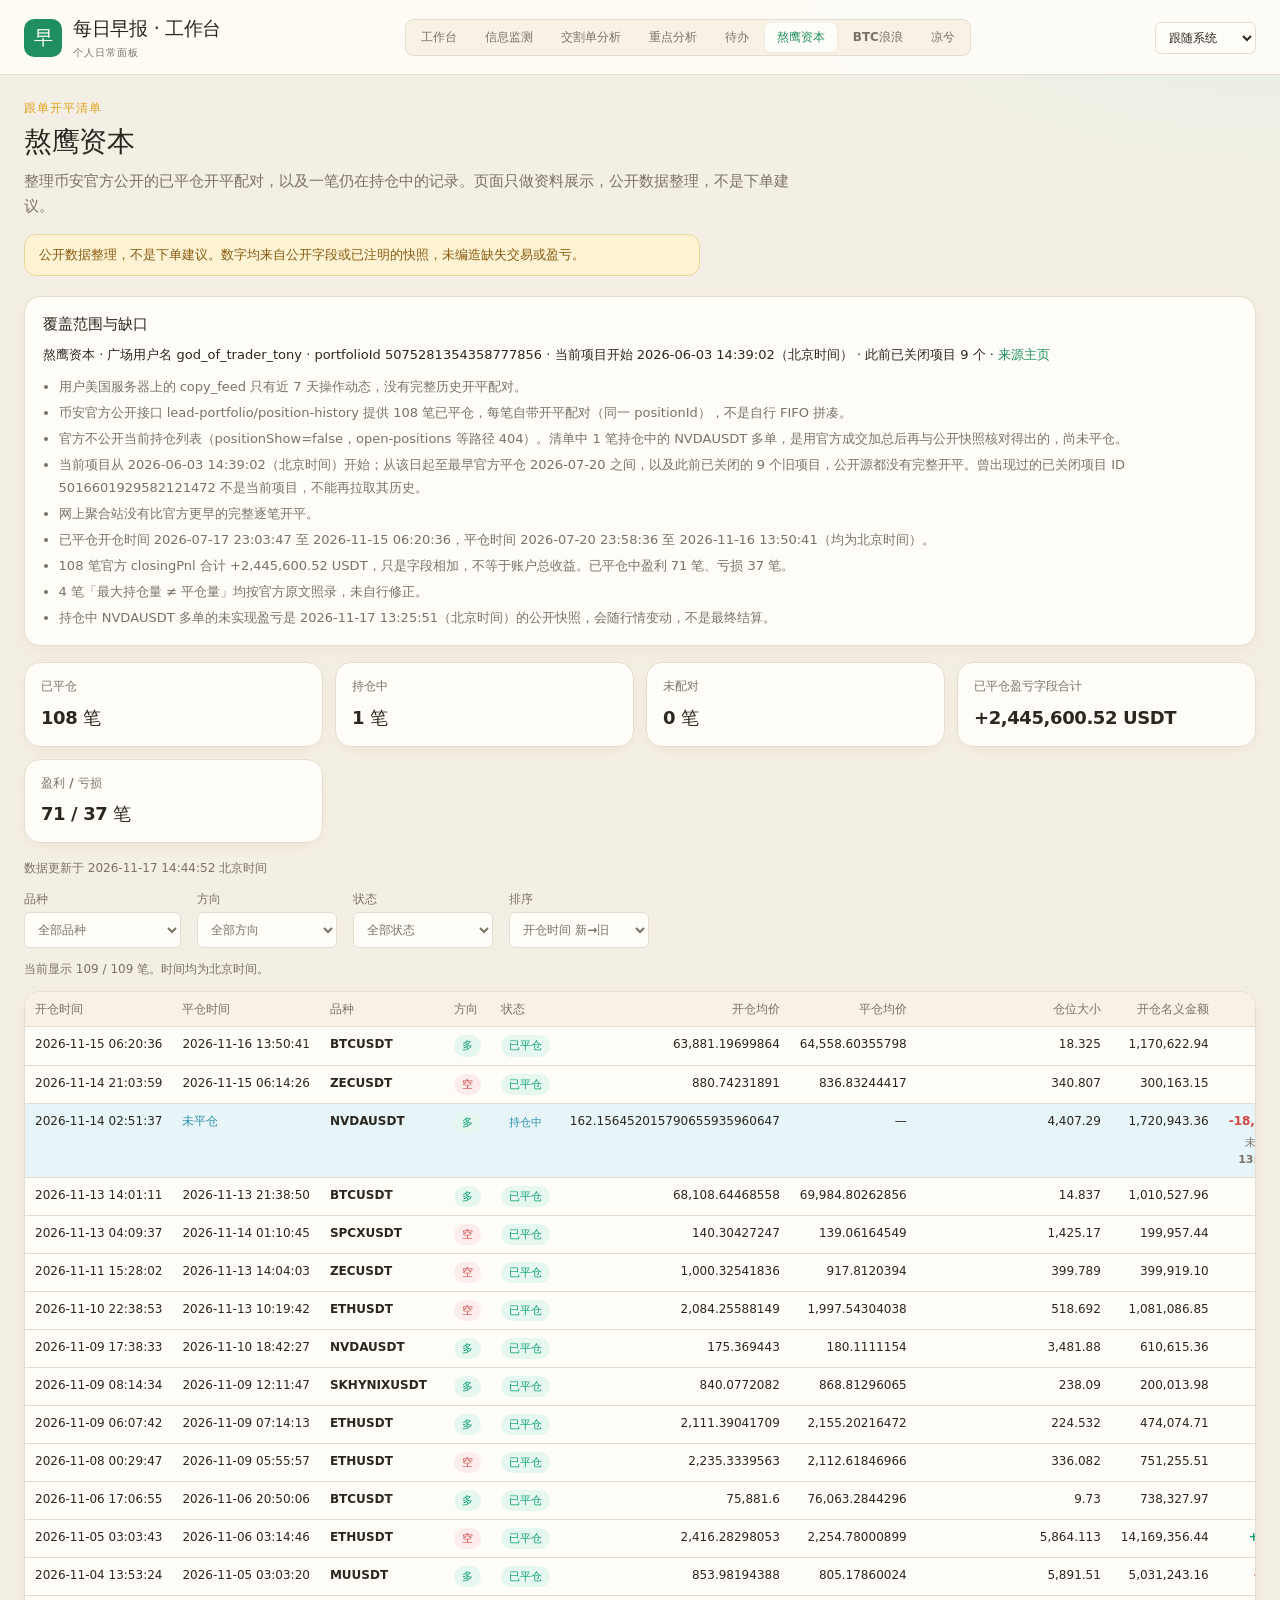
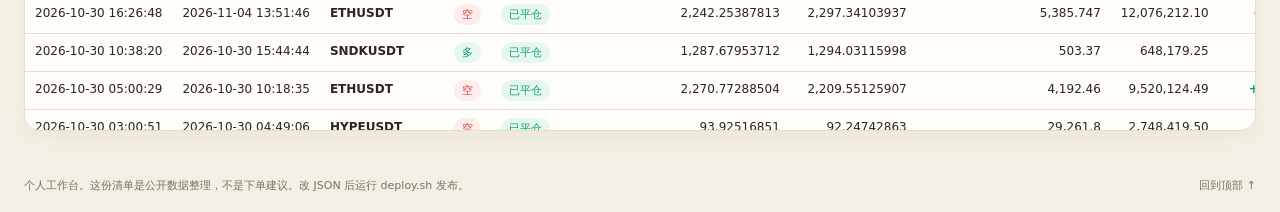
<file: aoying.html>
<!doctype html>
<html lang="zh-CN">
<head>
  <meta charset="utf-8">
  <meta name="viewport" content="width=device-width, initial-scale=1">
  <meta name="color-scheme" content="light dark">
  <meta name="description" content="熬鹰资本跟单开平清单：公开数据整理，不是下单建议。">
  <title>熬鹰资本 · 每日早报</title>
  <link rel="stylesheet" href="assets/style.css?v=ae3ec1edbc">
  <script src="assets/workbench.js?v=67a2a30baa" defer></script>
</head>
<body class="workbench" data-page="aoying" id="top">
  <a class="skip-link" href="#main">跳至内容</a>
  <header class="topbar workbench-topbar" id="topbar">
    <div class="topbar-heading">
      <div class="brand"><span class="brand-mark" aria-hidden="true">早</span><div><h1>每日早报 <span>· 工作台</span></h1><p>个人日常面板</p></div></div>
      <nav class="page-nav" aria-label="站点导航"><a href="index.html" class="page-nav-link">工作台</a><a href="hotspots.html" class="page-nav-link">信息监测</a><a href="market.html" class="page-nav-link">交割单分析</a><a href="focus.html" class="page-nav-link">重点分析</a><a href="todos.html" class="page-nav-link">待办</a><a href="aoying.html" class="page-nav-link is-active" aria-current="page">熬鹰资本</a><a href="langlang.html" class="page-nav-link">BTC浪浪</a><a href="liangxi.html" class="page-nav-link">凉兮</a></nav>
      <div class="appearance-controls">
        <label class="theme-control"><span class="sr-only">页面主题</span><select id="theme-select" aria-label="页面主题"><option value="system">跟随系统</option><option value="light">浅色</option><option value="dark">深色</option></select></label>
      </div>
    </div>
  </header>
  <main class="dashboard workbench-main" id="main" tabindex="-1">
    <section class="wb-hero">
      <p class="wb-kicker">跟单开平清单</p>
      <h2>熬鹰资本</h2>
      <p class="wb-lead">整理币安官方公开的已平仓开平配对，以及一笔仍在持仓中的记录。页面只做资料展示，<strong>公开数据整理，不是下单建议</strong>。</p>
      <p class="aoying-disclaimer" role="note">公开数据整理，不是下单建议。数字均来自公开字段或已注明的快照，未编造缺失交易或盈亏。</p>
    </section>
    <section class="aoying-coverage" aria-labelledby="aoying-coverage-heading">
      <h3 id="aoying-coverage-heading">覆盖范围与缺口</h3>
      <p class="aoying-leader" id="aoying-leader"></p>
      <ul id="aoying-notes"></ul>
    </section>
    <section class="aoying-stats" id="aoying-stats" aria-label="清单统计"></section>
    <p class="wb-meta" id="aoying-updated"></p>
    <div class="wb-toolbar aoying-toolbar" aria-label="筛选与排序">
      <label class="aoying-field"><span>品种</span><select id="aoying-symbol" aria-label="按品种筛选"><option value="">全部品种</option></select></label>
      <label class="aoying-field"><span>方向</span><select id="aoying-side" aria-label="按方向筛选"><option value="">全部方向</option><option value="多">多</option><option value="空">空</option></select></label>
      <label class="aoying-field"><span>状态</span><select id="aoying-status" aria-label="按状态筛选"><option value="">全部状态</option><option value="已平仓">已平仓</option><option value="持仓中">持仓中</option></select></label>
      <label class="aoying-field"><span>排序</span><select id="aoying-sort" aria-label="排序方式"><option value="opened_desc">开仓时间 新→旧</option><option value="opened_asc">开仓时间 旧→新</option><option value="pnl_desc">盈亏 高→低</option><option value="pnl_asc">盈亏 低→高</option></select></label>
    </div>
    <p class="wb-meta" id="aoying-count"></p>
    <div class="aoying-table-wrap">
      <table class="aoying-table" id="aoying-table">
        <thead>
          <tr>
            <th scope="col">开仓时间</th>
            <th scope="col">平仓时间</th>
            <th scope="col">品种</th>
            <th scope="col">方向</th>
            <th scope="col">状态</th>
            <th scope="col" class="num">开仓均价</th>
            <th scope="col" class="num">平仓均价</th>
            <th scope="col" class="num">仓位大小</th>
            <th scope="col" class="num">开仓名义金额</th>
            <th scope="col" class="num">已实现盈亏</th>
            <th scope="col" class="num">ROI</th>
          </tr>
        </thead>
        <tbody id="aoying-body"></tbody>
      </table>
    </div>
  </main>
  <footer class="footer"><p>个人工作台。这份清单是公开数据整理，不是下单建议。改 JSON 后运行 deploy.sh 发布。</p><a href="#top">回到顶部 ↑</a></footer>
  <script type="application/json" id="workbench-data">{"market": {"schema": "market-watch/v1", "updated_at": "2026-11-10T16:40:00+08:00", "sample": true, "items": [{"id": "mw-20261110-nvda", "created_at": "2026-11-10T16:20:00+08:00", "updated_at": "2026-11-10T16:40:00+08:00", "asset": "NVDA", "asset_name": "英伟达", "market": "stock", "currency": "USD", "user_view": {"author": "用户", "stated_at": "2026-11-10T16:20:00+08:00", "spot": 167, "target": 150, "direction": "down", "thesis": "看到英伟达跌到 167，认为还会继续跌到 150。这是一条示例观点，用来演示「记录观点 → 再分析 → 预定核实日 → 对照走势」的流程。"}, "bot_review": {"author": "市场观察", "reviewed_at": "2026-11-10T16:40:00+08:00", "summary": "结合当时新闻与推特情绪，短期确有调整压力，但 150 是更积极的看空目标，需观察能否放量跌破近期支撑。示例复盘：部分同意用户方向，但对目标位保留余地。", "stance": "partial", "sources": [{"type": "news", "title": "示例：芯片板块跟随大盘回撤的新闻摘要", "url": "", "note": "市场观察 bot 接入后，在此写入真实新闻来源。"}, {"type": "twitter", "title": "示例：推特上对 NVDA 回调的讨论", "url": "", "note": "接入后写入原帖链接。"}, {"type": "analysis", "title": "自身理解", "url": "", "note": "方向偏空，目标 150 需要时间和催化剂，先标记为部分同意。"}]}, "verify_on": "2026-11-20", "outcome": null}, {"id": "mw-20261028-btc", "created_at": "2026-10-28T09:30:00+08:00", "updated_at": "2026-11-04T20:10:00+08:00", "asset": "BTC", "asset_name": "比特币", "market": "crypto", "currency": "USD", "user_view": {"author": "用户", "stated_at": "2026-10-28T09:30:00+08:00", "spot": 114000, "target": 108000, "direction": "down", "thesis": "示例：认为一周转弱，先看 108000。"}, "bot_review": {"author": "市场观察", "reviewed_at": "2026-10-28T10:00:00+08:00", "summary": "示例复盘：当时同意回调方向，但认为 108000 可能略远，更可能在 110000 附近获得支撑。", "stance": "partial", "sources": [{"type": "analysis", "title": "自身理解", "url": "", "note": "示例数据，仅演示已核实状态。"}]}, "verify_on": "2026-11-04", "outcome": {"verified_at": "2026-11-04T20:10:00+08:00", "price": 110200, "result": "partial", "note": "核实日价格约 110200，方向对了，但未到用户目标 108000；介于两边判断之间，记为部分成立。此条为示例。"}}]}, "todos": {"schema": "todos/v1", "updated_at": "2026-11-11T21:08:28+08:00", "sample": false, "items": [{"id": "todo-20261111-trading", "title": "P0 · 每天交易与资讯（主线，不被别的事挤掉）", "status": "in_progress", "created_at": "2026-11-11T21:08:28+08:00", "updated_at": "2026-11-11T21:08:28+08:00", "due_on": "", "check_on": "2026-11-12", "plan": "这是每天的主线，自媒体和微信项目都排在它后面，不要占掉看盘和判断的时间。\n1. 起床后先看消息、资讯和行情，可以一边吃午饭一边看。\n2. 只记你自己的判断；有明确观点就发给我，我写到市场观察并定核实日。\n3. 交易决策你自己做，我不替你下单。\n4. 晚上核对时用一两句话带过今天看了什么、有没有要记下的观点。", "progress": "已列为每日主线。今晚先把整体安排理清，明天早上按这条开始对。", "updates": [{"at": "2026-11-11T21:08:28+08:00", "text": "用户说脑子比较乱，已把交易定为 P0 主线，写入待办并开始早晚核对。"}]}, {"id": "todo-20261111-wechat-test", "title": "P1 · 微信群机器人实测：先验证能不能稳定持续", "status": "open", "created_at": "2026-11-11T21:08:28+08:00", "updated_at": "2026-11-11T21:08:28+08:00", "due_on": "2026-11-25", "check_on": "2026-11-12", "plan": "朋友在等你判断这个项目能不能做下去，所以优先把「稳不稳」测清楚，而不是先加功能。代码已在 https://github.com/Brian-yyds/wechat-community-bot 。\n1. 只用家里 Windows 上的专用小号，不要登录大号或支付号。\n2. 按仓库里 tests/WINDOWS_MANUAL_TEST.md 安装并跑自检脚本。\n3. 先用只读模式跑，确认免打扰、折叠、未打开的群也能抓到，微信重启后能接着读。\n4. 只读稳定后再切自动回复，默认每小时不超过 40 条。\n5. 连续记 7 到 14 天观察表（tests/observation_log.csv），一出现风控信号就停。\n6. 把结果告诉我，再一起判断能不能稳定持续、怎么跟朋友交代。", "progress": "代码和方案已上台，真机还没测。下一步是你在 Windows 小号上按清单做第一次自检。", "updates": [{"at": "2026-11-11T21:08:28+08:00", "text": "用户确认还要核对机器人能否稳定持续。已列为 P1，等待 Windows 小号实测。"}]}, {"id": "todo-20261111-square", "title": "P2 · 先诊断币安广场：找出没互动的原因再改", "status": "open", "created_at": "2026-11-11T21:08:28+08:00", "updated_at": "2026-11-11T21:08:28+08:00", "due_on": "2026-11-16", "check_on": "2026-11-12", "plan": "广场已经在发，问题不是「有没有机器人」，而是几乎没点赞、浏览也很少，继续按原样堆 20 篇意义不大。先看数据，再改做法。\n1. 打开币安广场后台，把最近发出的帖按浏览、点赞、评论排一下。\n2. 找出那几条「有一丝浏览」的共同点：题材、结构、发布时间、要不要配图。\n3. 根据数据改结构或选题，必要时减少篇数，不要继续用同一模板堆量。\n4. 改完再连续看几天数据，再决定要不要维持每天 20 篇。\n5. 把后台数据或截图发给我，我帮你一起看。", "progress": "发帖链路已在跑，效果差。还没拿到后台数据，诊断未开始。", "updates": [{"at": "2026-11-11T21:08:28+08:00", "text": "用户反馈广场几乎没点赞、只有很少浏览。已把「先诊断再改」列为自媒体第一步。"}]}, {"id": "todo-20261111-twitter", "title": "P3 · 想清楚推特怎么做，再开始稳定更新", "status": "open", "created_at": "2026-11-11T21:08:28+08:00", "updated_at": "2026-11-11T21:08:28+08:00", "due_on": "2026-11-18", "check_on": "2026-11-13", "plan": "推特不是再找一个自动发帖机器人就能好，先把「为什么要转发」想清楚。可以和广场诊断并行想，但先不要铺量。\n1. 先写清账号定位：是分享可验证的交易判断，还是热点解读，还是别的。定位不清，转发率就会低。\n2. 只选 1 到 2 种别人愿意转发的内容，例如带结论的复盘、清晰的结构，而不是把广场日报原样搬过去。\n3. 定一个能坚持的频率，比如每天 1 到 3 条，不要和广场抢同一套流水线。\n4. 定位想清楚后，再让自媒体按这个方向改写。", "progress": "还没有明确方向。等你先想定位，或等广场诊断里看出什么内容更有人看。", "updates": [{"at": "2026-11-11T21:08:28+08:00", "text": "用户说推特分享率低、一直没头绪。已列为 P3：先定位，再更新。"}]}, {"id": "todo-20261111-douyin", "title": "P4 · 抖音先挂起，等广场和推特有可复用方法再启动", "status": "waiting", "created_at": "2026-11-11T21:08:28+08:00", "updated_at": "2026-11-11T21:08:28+08:00", "due_on": "", "check_on": "", "plan": "抖音要另做短视频，现在同时铺三条线会更乱。等广场改出有效结构、推特定好定位之后，再把已经验证过的题材改成短视频，而不是另起一套选题。到启动那天再拆具体步骤。", "progress": "已挂起，不启动日常更新。", "updates": [{"at": "2026-11-11T21:08:28+08:00", "text": "先挂起，避免和交易、微信实测、广场诊断抢精力。"}]}]}, "hotspots": {"latest_date": "2026-11-17", "counts": {"ai": 30, "crypto": 68, "stocks": 50}}, "aoying": {"schema": "aoying-capital/v1", "updated_at": "2026-11-17T14:44:52+08:00", "sample": false, "source_generated_at": "2026-11-17T13:32:24+08:00", "leader": {"name": "熬鹰资本", "square_username": "god_of_trader_tony", "portfolio_id": "5075281354358777856", "official_url": "https://www.binance.com/zh-CN/copy-trading/lead-details/5075281354358777856", "current_project_started_at": "2026-06-03T14:39:02+08:00", "closed_project_count": 9, "seen_closed_project_ids": ["5016601929582121472"]}, "stats": {"item_count": 109, "closed_count": 108, "open_count": 1, "win_count": 71, "loss_count": 37, "flat_count": 0, "official_closing_pnl_sum_usdt": "2445600.52", "official_closing_pnl_sum_note": "只是把官方 closingPnl 字段相加，未扣/加其他费用，也不等于账户总收益", "max_qty_ne_close_qty_count": 4, "closed_opened_from": "2026-07-17T23:03:47+08:00", "closed_opened_to": "2026-11-15T06:20:36+08:00", "closed_closed_from": "2026-07-20T23:58:36+08:00", "closed_closed_to": "2026-11-16T13:50:41+08:00"}, "coverage": {"disclaimer": "公开数据整理，不是下单建议。", "notes": ["用户美国服务器上的 copy_feed 只有近 7 天操作动态，没有完整历史开平配对。", "币安官方公开接口 lead-portfolio/position-history 提供 108 笔已平仓，每笔自带开平配对（同一 positionId），不是自行 FIFO 拼凑。", "官方不公开当前持仓列表（positionShow=false，open-positions 等路径 404）。清单中 1 笔持仓中的 NVDAUSDT 多单，是用官方成交加总后再与公开快照核对得出的，尚未平仓。", "当前项目从 2026-06-03 14:39:02（北京时间）开始；从该日起至最早官方平仓 2026-07-20 之间，以及此前已关闭的 9 个旧项目，公开源都没有完整开平。曾出现过的已关闭项目 ID 5016601929582121472 不是当前项目，不能再拉取其历史。", "网上聚合站没有比官方更早的完整逐笔开平。", "已平仓开仓时间 2026-07-17 23:03:47 至 2026-11-15 06:20:36，平仓时间 2026-07-20 23:58:36 至 2026-11-16 13:50:41（均为北京时间）。", "108 笔官方 closingPnl 合计 +2,445,600.52 USDT，只是字段相加，不等于账户总收益。已平仓中盈利 71 笔、亏损 37 笔。", "4 笔「最大持仓量 ≠ 平仓量」均按官方原文照录，未自行修正。", "持仓中 NVDAUSDT 多单的未实现盈亏是 2026-11-17 13:25:51（北京时间）的公开快照，会随行情变动，不是最终结算。"]}, "items": [{"symbol": "BTCUSDT", "side": "多", "status": "已平仓", "opened_at": "2026-11-15T06:20:36+08:00", "closed_at": "2026-11-16T13:50:41+08:00", "timezone": "Asia/Shanghai（UTC+8，北京时间）", "avg_open_price": "63881.19699864", "avg_close_price": "64558.60355798", "max_position_qty": "18.325", "close_qty": "18.325", "notional_open_usdt": "1170622.94", "leverage": "5", "margin_mode": "全仓", "realized_pnl_usdt": "11761.28439884", "official_roi_pct": "5.023515", "unrealized_pnl_usdt": null, "position_id": "1174111673122390016", "source": "币安公开接口 lead-portfolio/position-history（portfolioId=5075281354358777856）", "match_method": "官方仓位历史自带开平配对（同一positionId，非自行FIFO拼凑）", "note": "合约类型：UM", "max_qty_ne_close_qty": false}, {"symbol": "ZECUSDT", "side": "空", "status": "已平仓", "opened_at": "2026-11-14T21:03:59+08:00", "closed_at": "2026-11-15T06:14:26+08:00", "timezone": "Asia/Shanghai（UTC+8，北京时间）", "avg_open_price": "880.74231891", "avg_close_price": "836.83244417", "max_position_qty": "340.807", "close_qty": "340.807", "notional_open_usdt": "300163.15", "leverage": "10", "margin_mode": "全仓", "realized_pnl_usdt": "14834.05400587", "official_roi_pct": "49.41997", "unrealized_pnl_usdt": null, "position_id": "1173971595892981760", "source": "币安公开接口 lead-portfolio/position-history（portfolioId=5075281354358777856）", "match_method": "官方仓位历史自带开平配对（同一positionId，非自行FIFO拼凑）", "note": "合约类型：UM", "max_qty_ne_close_qty": false}, {"symbol": "NVDAUSDT", "side": "多", "status": "持仓中", "opened_at": "2026-11-14T02:51:37+08:00", "closed_at": null, "timezone": "Asia/Shanghai（UTC+8，北京时间）", "avg_open_price": "162.156452015790655935960647", "avg_close_price": null, "max_position_qty": "4407.29", "close_qty": null, "notional_open_usdt": "1720943.36", "leverage": "2", "margin_mode": "全仓", "realized_pnl_usdt": null, "official_roi_pct": null, "unrealized_pnl_usdt": "-18362.762304673928", "position_id": null, "source": "币安公开接口 lead-portfolio/order-history 加仓成交；当前数量/均价/浮盈核对于2022coin.com/api/public/traders/1；杠杆与保证金模式核对于qwer22.com仓位快照。官方position-history仅含已平仓。", "match_method": "持仓中：用官方订单流水在上一笔NVDA已平仓（2026-11-10 18:42:27）之后的开多成交加总；未做FIFO平仓配对", "note": "当前持仓，未匹配任何平仓，不要把后续无关平仓拼进来；开仓均价由官方订单流水四笔加仓加权得到：1624.71@162.711251（2026-11-14 02:51:37）+1582.28@162.7877509（02:51:48）+596.18@160.640408（2026-11-16 22:55:05）+604.12@160.5070381（22:55:19）；数量与均价与2022coin公开快照一致（4407.29 NVDA，开仓均价162.15645201579065）；杠杆2x、全仓来自qwer22同步的公开仓位快照（电报「熬鹰带单仓位信息推送」），官方公开接口不提供当前持仓（positionShow=false，open-positions接口404）；未实现盈亏与标记价来自2022coin快照，会随行情变动；快照时间2026-11-17T13:25:51.002239+08:00（已转写到备注，表内未实现盈亏不是最终结算）；快照标记价157.99 USDT；币安资料页lastTradeTime为2026-11-17 00:55:47（北京时间），晚于可见的最后一笔官方订单（2026-11-16 22:55:19）；公开订单/成交流水与第三方快照数量仍是4407.29，未见额外成交，未据此编造交易", "max_qty_ne_close_qty": false, "unrealized_pnl_snapshot_at": "2026-11-17T13:25:51.002239+08:00"}, {"symbol": "BTCUSDT", "side": "多", "status": "已平仓", "opened_at": "2026-11-13T14:01:11+08:00", "closed_at": "2026-11-13T21:38:50+08:00", "timezone": "Asia/Shanghai（UTC+8，北京时间）", "avg_open_price": "68108.64468558", "avg_close_price": "69984.80262856", "max_position_qty": "14.837", "close_qty": "14.837", "notional_open_usdt": "1010527.96", "leverage": "10", "margin_mode": "全仓", "realized_pnl_usdt": "27311.41351315", "official_roi_pct": "27.026875", "unrealized_pnl_usdt": null, "position_id": "1173502807485546496", "source": "币安公开接口 lead-portfolio/position-history（portfolioId=5075281354358777856）", "match_method": "官方仓位历史自带开平配对（同一positionId，非自行FIFO拼凑）", "note": "合约类型：UM", "max_qty_ne_close_qty": false}, {"symbol": "SPCXUSDT", "side": "空", "status": "已平仓", "opened_at": "2026-11-13T04:09:37+08:00", "closed_at": "2026-11-14T01:10:45+08:00", "timezone": "Asia/Shanghai（UTC+8，北京时间）", "avg_open_price": "140.30427247", "avg_close_price": "139.06164549", "max_position_qty": "1425.17", "close_qty": "1425.17", "notional_open_usdt": "199957.44", "leverage": "4", "margin_mode": "全仓", "realized_pnl_usdt": "1721.18670935", "official_roi_pct": "3.443106", "unrealized_pnl_usdt": null, "position_id": "1173353934255390720", "source": "币安公开接口 lead-portfolio/position-history（portfolioId=5075281354358777856）", "match_method": "官方仓位历史自带开平配对（同一positionId，非自行FIFO拼凑）", "note": "合约类型：UM", "max_qty_ne_close_qty": false}, {"symbol": "ZECUSDT", "side": "空", "status": "已平仓", "opened_at": "2026-11-11T15:28:02+08:00", "closed_at": "2026-11-13T14:04:03+08:00", "timezone": "Asia/Shanghai（UTC+8，北京时间）", "avg_open_price": "1000.32541836", "avg_close_price": "917.8120394", "max_position_qty": "399.789", "close_qty": "399.789", "notional_open_usdt": "399919.10", "leverage": "10", "margin_mode": "全仓", "realized_pnl_usdt": "32947.59947097", "official_roi_pct": "82.385661", "unrealized_pnl_usdt": null, "position_id": "1172799884573114368", "source": "币安公开接口 lead-portfolio/position-history（portfolioId=5075281354358777856）", "match_method": "官方仓位历史自带开平配对（同一positionId，非自行FIFO拼凑）", "note": "合约类型：UM", "max_qty_ne_close_qty": false}, {"symbol": "ETHUSDT", "side": "空", "status": "已平仓", "opened_at": "2026-11-10T22:38:53+08:00", "closed_at": "2026-11-13T10:19:42+08:00", "timezone": "Asia/Shanghai（UTC+8，北京时间）", "avg_open_price": "2084.25588149", "avg_close_price": "1997.54304038", "max_position_qty": "518.692", "close_qty": "518.692", "notional_open_usdt": "1081086.85", "leverage": "10", "margin_mode": "全仓", "realized_pnl_usdt": "44759.35333925", "official_roi_pct": "41.40218", "unrealized_pnl_usdt": null, "position_id": "1172545925266636800", "source": "币安公开接口 lead-portfolio/position-history（portfolioId=5075281354358777856）", "match_method": "官方仓位历史自带开平配对（同一positionId，非自行FIFO拼凑）", "note": "合约类型：UM", "max_qty_ne_close_qty": false}, {"symbol": "NVDAUSDT", "side": "多", "status": "已平仓", "opened_at": "2026-11-09T17:38:33+08:00", "closed_at": "2026-11-10T18:42:27+08:00", "timezone": "Asia/Shanghai（UTC+8，北京时间）", "avg_open_price": "175.369443", "avg_close_price": "180.1111154", "max_position_qty": "3481.88", "close_qty": "3481.88", "notional_open_usdt": "610615.36", "leverage": "3", "margin_mode": "全仓", "realized_pnl_usdt": "15977.2453342", "official_roi_pct": "7.849742", "unrealized_pnl_usdt": null, "position_id": "1172107957255110656", "source": "币安公开接口 lead-portfolio/position-history（portfolioId=5075281354358777856）", "match_method": "官方仓位历史自带开平配对（同一positionId，非自行FIFO拼凑）", "note": "合约类型：UM", "max_qty_ne_close_qty": false}, {"symbol": "SKHYNIXUSDT", "side": "多", "status": "已平仓", "opened_at": "2026-11-09T08:14:34+08:00", "closed_at": "2026-11-09T12:11:47+08:00", "timezone": "Asia/Shanghai（UTC+8，北京时间）", "avg_open_price": "840.0772082", "avg_close_price": "868.81296065", "max_position_qty": "238.09", "close_qty": "238.09", "notional_open_usdt": "200013.98", "leverage": "2", "margin_mode": "全仓", "realized_pnl_usdt": "6459.41769385", "official_roi_pct": "6.458966", "unrealized_pnl_usdt": null, "position_id": "1171966025291890688", "source": "币安公开接口 lead-portfolio/position-history（portfolioId=5075281354358777856）", "match_method": "官方仓位历史自带开平配对（同一positionId，非自行FIFO拼凑）", "note": "合约类型：UM", "max_qty_ne_close_qty": false}, {"symbol": "ETHUSDT", "side": "多", "status": "已平仓", "opened_at": "2026-11-09T06:07:42+08:00", "closed_at": "2026-11-09T07:14:13+08:00", "timezone": "Asia/Shanghai（UTC+8，北京时间）", "avg_open_price": "2111.39041709", "avg_close_price": "2155.20216472", "max_position_qty": "224.532", "close_qty": "224.532", "notional_open_usdt": "474074.71", "leverage": "5", "margin_mode": "全仓", "realized_pnl_usdt": "9597.64267838", "official_roi_pct": "10.1225", "unrealized_pnl_usdt": null, "position_id": "1171934097364844544", "source": "币安公开接口 lead-portfolio/position-history（portfolioId=5075281354358777856）", "match_method": "官方仓位历史自带开平配对（同一positionId，非自行FIFO拼凑）", "note": "合约类型：UM", "max_qty_ne_close_qty": false}, {"symbol": "ETHUSDT", "side": "空", "status": "已平仓", "opened_at": "2026-11-08T00:29:47+08:00", "closed_at": "2026-11-09T05:55:57+08:00", "timezone": "Asia/Shanghai（UTC+8，北京时间）", "avg_open_price": "2235.3339563", "avg_close_price": "2112.61846966", "max_position_qty": "336.082", "close_qty": "336.082", "notional_open_usdt": "751255.51", "leverage": "5", "margin_mode": "全仓", "realized_pnl_usdt": "41032.50556448", "official_roi_pct": "27.309287", "unrealized_pnl_usdt": null, "position_id": "1171486670581235712", "source": "币安公开接口 lead-portfolio/position-history（portfolioId=5075281354358777856）", "match_method": "官方仓位历史自带开平配对（同一positionId，非自行FIFO拼凑）", "note": "合约类型：UM", "max_qty_ne_close_qty": false}, {"symbol": "BTCUSDT", "side": "多", "status": "已平仓", "opened_at": "2026-11-06T17:06:55+08:00", "closed_at": "2026-11-06T20:50:06+08:00", "timezone": "Asia/Shanghai（UTC+8，北京时间）", "avg_open_price": "75881.6", "avg_close_price": "76063.2844296", "max_position_qty": "9.73", "close_qty": "9.73", "notional_open_usdt": "738327.97", "leverage": "5", "margin_mode": "全仓", "realized_pnl_usdt": "1398.18356901", "official_roi_pct": "0.946858", "unrealized_pnl_usdt": null, "position_id": "1171012833779482624", "source": "币安公开接口 lead-portfolio/position-history（portfolioId=5075281354358777856）", "match_method": "官方仓位历史自带开平配对（同一positionId，非自行FIFO拼凑）", "note": "合约类型：UM", "max_qty_ne_close_qty": false}, {"symbol": "ETHUSDT", "side": "空", "status": "已平仓", "opened_at": "2026-11-05T03:03:43+08:00", "closed_at": "2026-11-06T03:14:46+08:00", "timezone": "Asia/Shanghai（UTC+8，北京时间）", "avg_open_price": "2416.28298053", "avg_close_price": "2254.78000899", "max_position_qty": "5864.113", "close_qty": "5864.113", "notional_open_usdt": "14169356.44", "leverage": "20", "margin_mode": "全仓", "realized_pnl_usdt": "941979.09814714", "official_roi_pct": "132.960039", "unrealized_pnl_usdt": null, "position_id": "1170438245135777792", "source": "币安公开接口 lead-portfolio/position-history（portfolioId=5075281354358777856）", "match_method": "官方仓位历史自带开平配对（同一positionId，非自行FIFO拼凑）", "note": "合约类型：UM", "max_qty_ne_close_qty": false}, {"symbol": "MUUSDT", "side": "多", "status": "已平仓", "opened_at": "2026-11-04T13:53:24+08:00", "closed_at": "2026-11-05T03:03:20+08:00", "timezone": "Asia/Shanghai（UTC+8，北京时间）", "avg_open_price": "853.98194388", "avg_close_price": "805.17860024", "max_position_qty": "5891.51", "close_qty": "5891.51", "notional_open_usdt": "5031243.16", "leverage": "5", "margin_mode": "全仓", "realized_pnl_usdt": "-293549.57688282", "official_roi_pct": "-29.172668", "unrealized_pnl_usdt": null, "position_id": "1170239357133094912", "source": "币安公开接口 lead-portfolio/position-history（portfolioId=5075281354358777856）", "match_method": "官方仓位历史自带开平配对（同一positionId，非自行FIFO拼凑）", "note": "合约类型：UM", "max_qty_ne_close_qty": false}, {"symbol": "ETHUSDT", "side": "空", "status": "已平仓", "opened_at": "2026-10-30T16:26:48+08:00", "closed_at": "2026-11-04T13:51:46+08:00", "timezone": "Asia/Shanghai（UTC+8，北京时间）", "avg_open_price": "2242.25387813", "avg_close_price": "2297.34103937", "max_position_qty": "5385.747", "close_qty": "5385.747", "notional_open_usdt": "12076212.10", "leverage": "10", "margin_mode": "全仓", "realized_pnl_usdt": "-301829.55090403", "official_roi_pct": "-24.993727", "unrealized_pnl_usdt": null, "position_id": "1168466021415747584", "source": "币安公开接口 lead-portfolio/position-history（portfolioId=5075281354358777856）", "match_method": "官方仓位历史自带开平配对（同一positionId，非自行FIFO拼凑）", "note": "合约类型：UM", "max_qty_ne_close_qty": false}, {"symbol": "SNDKUSDT", "side": "多", "status": "已平仓", "opened_at": "2026-10-30T10:38:20+08:00", "closed_at": "2026-10-30T15:44:44+08:00", "timezone": "Asia/Shanghai（UTC+8，北京时间）", "avg_open_price": "1287.67953712", "avg_close_price": "1294.03115998", "max_position_qty": "503.37", "close_qty": "503.37", "notional_open_usdt": "648179.25", "leverage": "2", "margin_mode": "全仓", "realized_pnl_usdt": "3034.7719361", "official_roi_pct": "0.936398", "unrealized_pnl_usdt": null, "position_id": "1168378324768620544", "source": "币安公开接口 lead-portfolio/position-history（portfolioId=5075281354358777856）", "match_method": "官方仓位历史自带开平配对（同一positionId，非自行FIFO拼凑）", "note": "合约类型：UM", "max_qty_ne_close_qty": false}, {"symbol": "ETHUSDT", "side": "空", "status": "已平仓", "opened_at": "2026-10-30T05:00:29+08:00", "closed_at": "2026-10-30T10:18:35+08:00", "timezone": "Asia/Shanghai（UTC+8，北京时间）", "avg_open_price": "2270.77288504", "avg_close_price": "2209.55125907", "max_position_qty": "4192.46", "close_qty": "4192.46", "notional_open_usdt": "9520124.49", "leverage": "20", "margin_mode": "全仓", "realized_pnl_usdt": "251567.84547349", "official_roi_pct": "52.849696", "unrealized_pnl_usdt": null, "position_id": "1168293302732685312", "source": "币安公开接口 lead-portfolio/position-history（portfolioId=5075281354358777856）", "match_method": "官方仓位历史自带开平配对（同一positionId，非自行FIFO拼凑）", "note": "合约类型：UM", "max_qty_ne_close_qty": false}, {"symbol": "HYPEUSDT", "side": "空", "status": "已平仓", "opened_at": "2026-10-30T03:00:51+08:00", "closed_at": "2026-10-30T04:49:06+08:00", "timezone": "Asia/Shanghai（UTC+8，北京时间）", "avg_open_price": "93.92516851", "avg_close_price": "92.24742863", "max_position_qty": "29261.8", "close_qty": "29261.8", "notional_open_usdt": "2748419.50", "leverage": "5", "margin_mode": "全仓", "realized_pnl_usdt": "47852.57803971", "official_roi_pct": "8.705472", "unrealized_pnl_usdt": null, "position_id": "1168263195141963776", "source": "币安公开接口 lead-portfolio/position-history（portfolioId=5075281354358777856）", "match_method": "官方仓位历史自带开平配对（同一positionId，非自行FIFO拼凑）", "note": "合约类型：UM", "max_qty_ne_close_qty": false}, {"symbol": "ETHUSDT", "side": "多", "status": "已平仓", "opened_at": "2026-10-29T01:50:28+08:00", "closed_at": "2026-10-30T02:38:44+08:00", "timezone": "Asia/Shanghai（UTC+8，北京时间）", "avg_open_price": "2348.73049606", "avg_close_price": "2328.30054822", "max_position_qty": "4475.955", "close_qty": "4475.955", "notional_open_usdt": "10512812.01", "leverage": "10", "margin_mode": "全仓", "realized_pnl_usdt": "-98420.95415287", "official_roi_pct": "-9.362", "unrealized_pnl_usdt": null, "position_id": "1167883097586892800", "source": "币安公开接口 lead-portfolio/position-history（portfolioId=5075281354358777856）", "match_method": "官方仓位历史自带开平配对（同一positionId，非自行FIFO拼凑）", "note": "合约类型：UM", "max_qty_ne_close_qty": false}, {"symbol": "ETHUSDT", "side": "空", "status": "已平仓", "opened_at": "2026-10-24T06:56:07+08:00", "closed_at": "2026-10-25T02:30:22+08:00", "timezone": "Asia/Shanghai（UTC+8，北京时间）", "avg_open_price": "2355.70973802", "avg_close_price": "2333.54652013", "max_position_qty": "1595.645", "close_qty": "1595.645", "notional_open_usdt": "3758876.46", "leverage": "15", "margin_mode": "全仓", "realized_pnl_usdt": "33671.35681634", "official_roi_pct": "13.436737", "unrealized_pnl_usdt": null, "position_id": "1166148075372773376", "source": "币安公开接口 lead-portfolio/position-history（portfolioId=5075281354358777856）", "match_method": "官方仓位历史自带开平配对（同一positionId，非自行FIFO拼凑）", "note": "合约类型：UM", "max_qty_ne_close_qty": false}, {"symbol": "SNDKUSDT", "side": "多", "status": "已平仓", "opened_at": "2026-10-23T11:51:38+08:00", "closed_at": "2026-10-29T00:25:34+08:00", "timezone": "Asia/Shanghai（UTC+8，北京时间）", "avg_open_price": "1293.71076002", "avg_close_price": "1349.14623959", "max_position_qty": "3429.23", "close_qty": "3429.23", "notional_open_usdt": "4436431.75", "leverage": "3", "margin_mode": "全仓", "realized_pnl_usdt": "186510.58007312", "official_roi_pct": "12.612202", "unrealized_pnl_usdt": null, "position_id": "1165860059064401920", "source": "币安公开接口 lead-portfolio/position-history（portfolioId=5075281354358777856）", "match_method": "官方仓位历史自带开平配对（同一positionId，非自行FIFO拼凑）", "note": "合约类型：UM", "max_qty_ne_close_qty": false}, {"symbol": "BTCUSDT", "side": "空", "status": "已平仓", "opened_at": "2026-10-10T01:22:51+08:00", "closed_at": "2026-10-23T11:50:51+08:00", "timezone": "Asia/Shanghai（UTC+8，北京时间）", "avg_open_price": "82563.15511683", "avg_close_price": "81934.27588451", "max_position_qty": "96.212", "close_qty": "96.212", "notional_open_usdt": "7943566.28", "leverage": "10", "margin_mode": "全仓", "realized_pnl_usdt": "68730.96758457", "official_roi_pct": "8.652406", "unrealized_pnl_usdt": null, "position_id": "1160990775632822272", "source": "币安公开接口 lead-portfolio/position-history（portfolioId=5075281354358777856）", "match_method": "官方仓位历史自带开平配对（同一positionId，非自行FIFO拼凑）", "note": "合约类型：UM", "max_qty_ne_close_qty": false}, {"symbol": "ZECUSDT", "side": "多", "status": "已平仓", "opened_at": "2026-10-09T00:10:20+08:00", "closed_at": "2026-10-10T01:14:10+08:00", "timezone": "Asia/Shanghai（UTC+8，北京时间）", "avg_open_price": "1138.61115366", "avg_close_price": "1213.28554016", "max_position_qty": "2620.625", "close_qty": "2620.625", "notional_open_usdt": "2983872.85", "leverage": "5", "margin_mode": "全仓", "realized_pnl_usdt": "193650.22775287", "official_roi_pct": "32.449477", "unrealized_pnl_usdt": null, "position_id": "1160610141676601344", "source": "币安公开接口 lead-portfolio/position-history（portfolioId=5075281354358777856）", "match_method": "官方仓位历史自带开平配对（同一positionId，非自行FIFO拼凑）", "note": "合约类型：UM", "max_qty_ne_close_qty": false}, {"symbol": "CRCLUSDT", "side": "空", "status": "已平仓", "opened_at": "2026-10-07T19:45:12+08:00", "closed_at": "2026-10-08T19:24:21+08:00", "timezone": "Asia/Shanghai（UTC+8，北京时间）", "avg_open_price": "80.7006955", "avg_close_price": "80.0040863", "max_position_qty": "13621.83", "close_qty": "13621.83", "notional_open_usdt": "1099291.15", "leverage": "5", "margin_mode": "全仓", "realized_pnl_usdt": "9464.9436372", "official_roi_pct": "4.305021", "unrealized_pnl_usdt": null, "position_id": "1160181028549656576", "source": "币安公开接口 lead-portfolio/position-history（portfolioId=5075281354358777856）", "match_method": "官方仓位历史自带开平配对（同一positionId，非自行FIFO拼凑）", "note": "合约类型：UM", "max_qty_ne_close_qty": false}, {"symbol": "ZECUSDT", "side": "多", "status": "已平仓", "opened_at": "2026-10-02T12:27:30+08:00", "closed_at": "2026-10-05T23:08:21+08:00", "timezone": "Asia/Shanghai（UTC+8，北京时间）", "avg_open_price": "1375.98548686", "avg_close_price": "1305.818245", "max_position_qty": "3059.785", "close_qty": "3059.785", "notional_open_usdt": "4210219.75", "leverage": "5", "margin_mode": "全仓", "realized_pnl_usdt": "-220189.32487829", "official_roi_pct": "-26.149386", "unrealized_pnl_usdt": null, "position_id": "1158258938674249728", "source": "币安公开接口 lead-portfolio/position-history（portfolioId=5075281354358777856）", "match_method": "官方仓位历史自带开平配对（同一positionId，非自行FIFO拼凑）", "note": "合约类型：UM", "max_qty_ne_close_qty": false}, {"symbol": "BTCUSDT", "side": "空", "status": "已平仓", "opened_at": "2026-10-01T21:46:38+08:00", "closed_at": "2026-10-02T12:19:53+08:00", "timezone": "Asia/Shanghai（UTC+8，北京时间）", "avg_open_price": "83851.2990476", "avg_close_price": "85803.46356724", "max_position_qty": "50.504", "close_qty": "50.504", "notional_open_usdt": "4234826.01", "leverage": "10", "margin_mode": "全仓", "realized_pnl_usdt": "-100322.24283106", "official_roi_pct": "-23.689814", "unrealized_pnl_usdt": null, "position_id": "1158037261663174656", "source": "币安公开接口 lead-portfolio/position-history（portfolioId=5075281354358777856）", "match_method": "官方仓位历史自带开平配对（同一positionId，非自行FIFO拼凑）", "note": "合约类型：UM", "max_qty_ne_close_qty": false}, {"symbol": "CLUSDT", "side": "空", "status": "已平仓", "opened_at": "2026-09-29T00:32:16+08:00", "closed_at": "2026-10-01T15:25:26+08:00", "timezone": "Asia/Shanghai（UTC+8，北京时间）", "avg_open_price": "92.85474913", "avg_close_price": "92.16622984", "max_position_qty": "21535", "close_qty": "21535", "notional_open_usdt": "1999627.02", "leverage": "5", "margin_mode": "全仓", "realized_pnl_usdt": "13710.56276562", "official_roi_pct": "3.42828", "unrealized_pnl_usdt": null, "position_id": "1156991779402776576", "source": "币安公开接口 lead-portfolio/position-history（portfolioId=5075281354358777856）", "match_method": "官方仓位历史自带开平配对（同一positionId，非自行FIFO拼凑）", "note": "合约类型：UM", "max_qty_ne_close_qty": false}, {"symbol": "BTCUSDT", "side": "空", "status": "已平仓", "opened_at": "2026-09-28T03:00:30+08:00", "closed_at": "2026-09-29T00:30:08+08:00", "timezone": "Asia/Shanghai（UTC+8，北京时间）", "avg_open_price": "84534.52009849", "avg_close_price": "83979.1536131", "max_position_qty": "46.705", "close_qty": "46.705", "notional_open_usdt": "3948184.76", "leverage": "10", "margin_mode": "全仓", "realized_pnl_usdt": "24161.00642638", "official_roi_pct": "6.119522", "unrealized_pnl_usdt": null, "position_id": "1156666697451143168", "source": "币安公开接口 lead-portfolio/position-history（portfolioId=5075281354358777856）", "match_method": "官方仓位历史自带开平配对（同一positionId，非自行FIFO拼凑）", "note": "合约类型：UM", "max_qty_ne_close_qty": false}, {"symbol": "ZECUSDT", "side": "多", "status": "已平仓", "opened_at": "2026-09-25T02:10:01+08:00", "closed_at": "2026-09-26T01:29:50+08:00", "timezone": "Asia/Shanghai（UTC+8，北京时间）", "avg_open_price": "1563.53627566", "avg_close_price": "1547.09489601", "max_position_qty": "597.44", "close_qty": "597.44", "notional_open_usdt": "934119.11", "leverage": "3", "margin_mode": "全仓", "realized_pnl_usdt": "-10501.15359642", "official_roi_pct": "-3.372531", "unrealized_pnl_usdt": null, "position_id": "1155566827826937856", "source": "币安公开接口 lead-portfolio/position-history（portfolioId=5075281354358777856）", "match_method": "官方仓位历史自带开平配对（同一positionId，非自行FIFO拼凑）", "note": "合约类型：UM", "max_qty_ne_close_qty": false}, {"symbol": "ONDOUSDT", "side": "多", "status": "已平仓", "opened_at": "2026-09-24T22:10:14+08:00", "closed_at": "2026-09-25T02:26:40+08:00", "timezone": "Asia/Shanghai（UTC+8，北京时间）", "avg_open_price": "0.50114056", "avg_close_price": "0.51028066", "max_position_qty": "971167.7", "close_qty": "971167.7", "notional_open_usdt": "486691.53", "leverage": "2", "margin_mode": "全仓", "realized_pnl_usdt": "8607.06374711", "official_roi_pct": "3.536968", "unrealized_pnl_usdt": null, "position_id": "1155506487198056448", "source": "币安公开接口 lead-portfolio/position-history（portfolioId=5075281354358777856）", "match_method": "官方仓位历史自带开平配对（同一positionId，非自行FIFO拼凑）", "note": "合约类型：UM", "max_qty_ne_close_qty": false}, {"symbol": "SNDKUSDT", "side": "空", "status": "已平仓", "opened_at": "2026-09-23T22:07:37+08:00", "closed_at": "2026-09-24T21:47:58+08:00", "timezone": "Asia/Shanghai（UTC+8，北京时间）", "avg_open_price": "1847.20312924", "avg_close_price": "1802.12317328", "max_position_qty": "595", "close_qty": "595", "notional_open_usdt": "1099085.86", "leverage": "3", "margin_mode": "全仓", "realized_pnl_usdt": "26551.15515726", "official_roi_pct": "7.247246", "unrealized_pnl_usdt": null, "position_id": "1155143441300684800", "source": "币安公开接口 lead-portfolio/position-history（portfolioId=5075281354358777856）", "match_method": "官方仓位历史自带开平配对（同一positionId，非自行FIFO拼凑）", "note": "合约类型：UM", "max_qty_ne_close_qty": false}, {"symbol": "ETHUSDT", "side": "多", "status": "已平仓", "opened_at": "2026-09-23T11:40:41+08:00", "closed_at": "2026-09-23T19:38:45+08:00", "timezone": "Asia/Shanghai（UTC+8，北京时间）", "avg_open_price": "2776.78840277", "avg_close_price": "2721.02762712", "max_position_qty": "711.223", "close_qty": "711.223", "notional_open_usdt": "1974915.78", "leverage": "5", "margin_mode": "全仓", "realized_pnl_usdt": "-40722.90586053", "official_roi_pct": "-10.310036", "unrealized_pnl_usdt": null, "position_id": "1154985665995833344", "source": "币安公开接口 lead-portfolio/position-history（portfolioId=5075281354358777856）", "match_method": "官方仓位历史自带开平配对（同一positionId，非自行FIFO拼凑）", "note": "合约类型：UM", "max_qty_ne_close_qty": false}, {"symbol": "1000PEPEUSDT", "side": "多", "status": "已平仓", "opened_at": "2026-09-21T22:58:21+08:00", "closed_at": "2026-09-22T16:37:47+08:00", "timezone": "Asia/Shanghai（UTC+8，北京时间）", "avg_open_price": "0.00474884", "avg_close_price": "0.00504545", "max_position_qty": "152419889", "close_qty": "152419889", "notional_open_usdt": "723817.67", "leverage": "2", "margin_mode": "全仓", "realized_pnl_usdt": "43809.94189574", "official_roi_pct": "12.105251", "unrealized_pnl_usdt": null, "position_id": "1154431430728187904", "source": "币安公开接口 lead-portfolio/position-history（portfolioId=5075281354358777856）", "match_method": "官方仓位历史自带开平配对（同一positionId，非自行FIFO拼凑）", "note": "合约类型：UM", "max_qty_ne_close_qty": false}, {"symbol": "BTCUSDT", "side": "空", "status": "已平仓", "opened_at": "2026-09-21T14:44:24+08:00", "closed_at": "2026-09-21T17:26:22+08:00", "timezone": "Asia/Shanghai（UTC+8，北京时间）", "avg_open_price": "81471.8885333", "avg_close_price": "84298.31710581", "max_position_qty": "26.529", "close_qty": "26.529", "notional_open_usdt": "2161367.73", "leverage": "5", "margin_mode": "全仓", "realized_pnl_usdt": "-75865.01137978", "official_roi_pct": "-17.550232", "unrealized_pnl_usdt": null, "position_id": "1154307126338355200", "source": "币安公开接口 lead-portfolio/position-history（portfolioId=5075281354358777856）", "match_method": "官方仓位历史自带开平配对（同一positionId，非自行FIFO拼凑）", "note": "合约类型：UM", "max_qty_ne_close_qty": false}, {"symbol": "ZAMAUSDT", "side": "多", "status": "已平仓", "opened_at": "2026-09-19T16:37:26+08:00", "closed_at": "2026-09-21T12:50:21+08:00", "timezone": "Asia/Shanghai（UTC+8，北京时间）", "avg_open_price": "0.07312669", "avg_close_price": "0.08823872", "max_position_qty": "4989469", "close_qty": "4989469", "notional_open_usdt": "364863.35", "leverage": "2", "margin_mode": "全仓", "realized_pnl_usdt": "75073.15371869", "official_roi_pct": "41.151382", "unrealized_pnl_usdt": null, "position_id": "1153610795630297088", "source": "币安公开接口 lead-portfolio/position-history（portfolioId=5075281354358777856）", "match_method": "官方仓位历史自带开平配对（同一positionId，非自行FIFO拼凑）", "note": "合约类型：UM", "max_qty_ne_close_qty": false}, {"symbol": "UNIUSDT", "side": "多", "status": "已平仓", "opened_at": "2026-09-18T11:15:51+08:00", "closed_at": "2026-09-21T00:44:53+08:00", "timezone": "Asia/Shanghai（UTC+8，北京时间）", "avg_open_price": "8.31107768", "avg_close_price": "8.84727523", "max_position_qty": "40356", "close_qty": "40356", "notional_open_usdt": "335401.85", "leverage": "2", "margin_mode": "全仓", "realized_pnl_usdt": "21188.0646468", "official_roi_pct": "12.634435", "unrealized_pnl_usdt": null, "position_id": "1153167475657506816", "source": "币安公开接口 lead-portfolio/position-history（portfolioId=5075281354358777856）", "match_method": "官方仓位历史自带开平配对（同一positionId，非自行FIFO拼凑）", "note": "合约类型：UM", "max_qty_ne_close_qty": false}, {"symbol": "BTCUSDT", "side": "空", "status": "已平仓", "opened_at": "2026-09-17T01:38:52+08:00", "closed_at": "2026-09-18T11:11:39+08:00", "timezone": "Asia/Shanghai（UTC+8，北京时间）", "avg_open_price": "75945.86581629", "avg_close_price": "77094.74441432", "max_position_qty": "30.614", "close_qty": "30.614", "notional_open_usdt": "2325006.74", "leverage": "10", "margin_mode": "全仓", "realized_pnl_usdt": "-35666.02160762", "official_roi_pct": "-15.340179", "unrealized_pnl_usdt": null, "position_id": "1152659885206896640", "source": "币安公开接口 lead-portfolio/position-history（portfolioId=5075281354358777856）", "match_method": "官方仓位历史自带开平配对（同一positionId，非自行FIFO拼凑）", "note": "合约类型：UM", "max_qty_ne_close_qty": false}, {"symbol": "ZECUSDT", "side": "多", "status": "已平仓", "opened_at": "2026-09-16T21:37:08+08:00", "closed_at": "2026-09-16T22:13:34+08:00", "timezone": "Asia/Shanghai（UTC+8，北京时间）", "avg_open_price": "1237.16", "avg_close_price": "1245.59410212", "max_position_qty": "173.849", "close_qty": "173.849", "notional_open_usdt": "215079.03", "leverage": "5", "margin_mode": "全仓", "realized_pnl_usdt": "1397.5274275", "official_roi_pct": "3.248869", "unrealized_pnl_usdt": null, "position_id": "1152599053794115584", "source": "币安公开接口 lead-portfolio/position-history（portfolioId=5075281354358777856）", "match_method": "官方仓位历史自带开平配对（同一positionId，非自行FIFO拼凑）", "note": "合约类型：UM", "max_qty_ne_close_qty": false}, {"symbol": "ETHUSDT", "side": "空", "status": "已平仓", "opened_at": "2026-09-15T12:00:44+08:00", "closed_at": "2026-09-16T19:43:41+08:00", "timezone": "Asia/Shanghai（UTC+8，北京时间）", "avg_open_price": "2491.00360448", "avg_close_price": "2414.92300697", "max_position_qty": "1468.177", "close_qty": "1468.177", "notional_open_usdt": "3657234.20", "leverage": "4", "margin_mode": "全仓", "realized_pnl_usdt": "109605.07118476", "official_roi_pct": "11.987755", "unrealized_pnl_usdt": null, "position_id": "1152091608449646592", "source": "币安公开接口 lead-portfolio/position-history（portfolioId=5075281354358777856）", "match_method": "官方仓位历史自带开平配对（同一positionId，非自行FIFO拼凑）", "note": "合约类型：UM", "max_qty_ne_close_qty": false}, {"symbol": "ETHUSDT", "side": "多", "status": "已平仓", "opened_at": "2026-09-14T16:07:53+08:00", "closed_at": "2026-09-14T21:08:40+08:00", "timezone": "Asia/Shanghai（UTC+8，北京时间）", "avg_open_price": "2520.7712261", "avg_close_price": "2488.98913819", "max_position_qty": "357.027", "close_qty": "357.027", "notional_open_usdt": "899983.39", "leverage": "6", "margin_mode": "全仓", "realized_pnl_usdt": "-11725.91185488", "official_roi_pct": "-7.817418", "unrealized_pnl_usdt": null, "position_id": "1151791420157820928", "source": "币安公开接口 lead-portfolio/position-history（portfolioId=5075281354358777856）", "match_method": "官方仓位历史自带开平配对（同一positionId，非自行FIFO拼凑）", "note": "合约类型：UM", "max_qty_ne_close_qty": false}, {"symbol": "CLUSDT", "side": "空", "status": "已平仓", "opened_at": "2026-09-14T16:04:14+08:00", "closed_at": "2026-09-15T13:17:24+08:00", "timezone": "Asia/Shanghai（UTC+8，北京时间）", "avg_open_price": "98.62331686", "avg_close_price": "98.76883461", "max_position_qty": "9125.61", "close_qty": "9125.61", "notional_open_usdt": "899997.93", "leverage": "10", "margin_mode": "全仓", "realized_pnl_usdt": "-6884.09286029", "official_roi_pct": "-7.649009", "unrealized_pnl_usdt": null, "position_id": "1151790500267261952", "source": "币安公开接口 lead-portfolio/position-history（portfolioId=5075281354358777856）", "match_method": "官方仓位历史自带开平配对（同一positionId，非自行FIFO拼凑）", "note": "合约类型：UM", "max_qty_ne_close_qty": false}, {"symbol": "SKHYNIXUSDT", "side": "多", "status": "已平仓", "opened_at": "2026-09-14T09:08:04+08:00", "closed_at": "2026-09-14T16:03:42+08:00", "timezone": "Asia/Shanghai（UTC+8，北京时间）", "avg_open_price": "1270.95328248", "avg_close_price": "1265.83402419", "max_position_qty": "610.88", "close_qty": "610.88", "notional_open_usdt": "776399.94", "leverage": "2", "margin_mode": "全仓", "realized_pnl_usdt": "-4370.48073622", "official_roi_pct": "-1.125832", "unrealized_pnl_usdt": null, "position_id": "1151685768865480704", "source": "币安公开接口 lead-portfolio/position-history（portfolioId=5075281354358777856）", "match_method": "官方仓位历史自带开平配对（同一positionId，非自行FIFO拼凑）", "note": "合约类型：UM", "max_qty_ne_close_qty": false}, {"symbol": "ETHUSDT", "side": "空", "status": "已平仓", "opened_at": "2026-09-11T22:47:58+08:00", "closed_at": "2026-09-14T08:08:11+08:00", "timezone": "Asia/Shanghai（UTC+8，北京时间）", "avg_open_price": "2603.4137026", "avg_close_price": "2513.65779562", "max_position_qty": "1111.578", "close_qty": "1111.578", "notional_open_usdt": "2893897.40", "leverage": "5", "margin_mode": "全仓", "realized_pnl_usdt": "98744.2086446", "official_roi_pct": "17.060765", "unrealized_pnl_usdt": null, "position_id": "1150804939675107328", "source": "币安公开接口 lead-portfolio/position-history（portfolioId=5075281354358777856）", "match_method": "官方仓位历史自带开平配对（同一positionId，非自行FIFO拼凑）", "note": "合约类型：UM", "max_qty_ne_close_qty": false}, {"symbol": "CLUSDT", "side": "空", "status": "已平仓", "opened_at": "2026-09-11T13:32:02+08:00", "closed_at": "2026-09-11T22:38:56+08:00", "timezone": "Asia/Shanghai（UTC+8，北京时间）", "avg_open_price": "98.68904719", "avg_close_price": "97.09686463", "max_position_qty": "9127.83", "close_qty": "9127.83", "notional_open_usdt": "900816.85", "leverage": "5", "margin_mode": "全仓", "realized_pnl_usdt": "12303.49862693", "official_roi_pct": "6.829078", "unrealized_pnl_usdt": null, "position_id": "1150665032294039552", "source": "币安公开接口 lead-portfolio/position-history（portfolioId=5075281354358777856）", "match_method": "官方仓位历史自带开平配对（同一positionId，非自行FIFO拼凑）", "note": "合约类型：UM", "max_qty_ne_close_qty": false}, {"symbol": "SNDKUSDT", "side": "多", "status": "已平仓", "opened_at": "2026-09-10T21:26:59+08:00", "closed_at": "2026-09-11T22:46:39+08:00", "timezone": "Asia/Shanghai（UTC+8，北京时间）", "avg_open_price": "1713.06752434", "avg_close_price": "1630.25423029", "max_position_qty": "351.3", "close_qty": "351.3", "notional_open_usdt": "601800.62", "leverage": "5", "margin_mode": "全仓", "realized_pnl_usdt": "-29218.86296498", "official_roi_pct": "-24.276198", "unrealized_pnl_usdt": null, "position_id": "1150422173603168256", "source": "币安公开接口 lead-portfolio/position-history（portfolioId=5075281354358777856）", "match_method": "官方仓位历史自带开平配对（同一positionId，非自行FIFO拼凑）", "note": "合约类型：UM", "max_qty_ne_close_qty": false}, {"symbol": "BTCUSDT", "side": "多", "status": "已平仓", "opened_at": "2026-09-10T11:02:03+08:00", "closed_at": "2026-09-10T20:38:48+08:00", "timezone": "Asia/Shanghai（UTC+8，北京时间）", "avg_open_price": "78398.79241722", "avg_close_price": "77111.15240776", "max_position_qty": "21.14", "close_qty": "21.14", "notional_open_usdt": "1657350.47", "leverage": "5", "margin_mode": "全仓", "realized_pnl_usdt": "-28172.45167588", "official_roi_pct": "-8.499243", "unrealized_pnl_usdt": null, "position_id": "1150264901363138560", "source": "币安公开接口 lead-portfolio/position-history（portfolioId=5075281354358777856）", "match_method": "官方仓位历史自带开平配对（同一positionId，非自行FIFO拼凑）", "note": "合约类型：UM", "max_qty_ne_close_qty": false}, {"symbol": "BTCUSDT", "side": "空", "status": "已平仓", "opened_at": "2026-09-10T01:44:11+08:00", "closed_at": "2026-09-10T09:41:53+08:00", "timezone": "Asia/Shanghai（UTC+8，北京时间）", "avg_open_price": "78631.05509776", "avg_close_price": "78065.73870566", "max_position_qty": "30.533", "close_qty": "30.533", "notional_open_usdt": "2400842.01", "leverage": "10", "margin_mode": "全仓", "realized_pnl_usdt": "16380.38585959", "official_roi_pct": "6.822767", "unrealized_pnl_usdt": null, "position_id": "1150124509548347392", "source": "币安公开接口 lead-portfolio/position-history（portfolioId=5075281354358777856）", "match_method": "官方仓位历史自带开平配对（同一positionId，非自行FIFO拼凑）", "note": "合约类型：UM", "max_qty_ne_close_qty": false}, {"symbol": "BTCUSDT", "side": "空", "status": "已平仓", "opened_at": "2026-09-09T22:01:07+08:00", "closed_at": "2026-09-10T00:34:08+08:00", "timezone": "Asia/Shanghai（UTC+8，北京时间）", "avg_open_price": "78945.05844128", "avg_close_price": "78849.77938589", "max_position_qty": "18.759", "close_qty": "18.759", "notional_open_usdt": "1480930.35", "leverage": "10", "margin_mode": "全仓", "realized_pnl_usdt": "1118.28939593", "official_roi_pct": "0.755126", "unrealized_pnl_usdt": null, "position_id": "1150068373595979776", "source": "币安公开接口 lead-portfolio/position-history（portfolioId=5075281354358777856）", "match_method": "官方仓位历史自带开平配对（同一positionId，非自行FIFO拼凑）", "note": "合约类型：UM", "max_qty_ne_close_qty": false}, {"symbol": "ZECUSDT", "side": "多", "status": "已平仓", "opened_at": "2026-09-09T12:49:09+08:00", "closed_at": "2026-09-09T13:46:29+08:00", "timezone": "Asia/Shanghai（UTC+8，北京时间）", "avg_open_price": "1233.15928057", "avg_close_price": "1217.10754827", "max_position_qty": "519.106", "close_qty": "519.106", "notional_open_usdt": "640140.38", "leverage": "2", "margin_mode": "全仓", "realized_pnl_usdt": "-8530.32441871", "official_roi_pct": "-2.665141", "unrealized_pnl_usdt": null, "position_id": "1149929468167028736", "source": "币安公开接口 lead-portfolio/position-history（portfolioId=5075281354358777856）", "match_method": "官方仓位历史自带开平配对（同一positionId，非自行FIFO拼凑）", "note": "合约类型：UM", "max_qty_ne_close_qty": false}, {"symbol": "ETHUSDT", "side": "空", "status": "已平仓", "opened_at": "2026-09-06T21:34:01+08:00", "closed_at": "2026-09-09T12:43:52+08:00", "timezone": "Asia/Shanghai（UTC+8，北京时间）", "avg_open_price": "2485.11755928", "avg_close_price": "2502.73353148", "max_position_qty": "480.28", "close_qty": "480.28", "notional_open_usdt": "1193552.26", "leverage": "5", "margin_mode": "全仓", "realized_pnl_usdt": "-8703.13003842", "official_roi_pct": "-3.645893", "unrealized_pnl_usdt": null, "position_id": "1148974391252058112", "source": "币安公开接口 lead-portfolio/position-history（portfolioId=5075281354358777856）", "match_method": "官方仓位历史自带开平配对（同一positionId，非自行FIFO拼凑）", "note": "合约类型：UM", "max_qty_ne_close_qty": false}, {"symbol": "ZECUSDT", "side": "空", "status": "已平仓", "opened_at": "2026-09-06T17:31:19+08:00", "closed_at": "2026-09-09T12:34:32+08:00", "timezone": "Asia/Shanghai（UTC+8，北京时间）", "avg_open_price": "1194.4382514", "avg_close_price": "1219.36628684", "max_position_qty": "334.885", "close_qty": "334.885", "notional_open_usdt": "399999.45", "leverage": "5", "margin_mode": "全仓", "realized_pnl_usdt": "-8416.49762379", "official_roi_pct": "-10.520636", "unrealized_pnl_usdt": null, "position_id": "1148913313700741120", "source": "币安公开接口 lead-portfolio/position-history（portfolioId=5075281354358777856）", "match_method": "官方仓位历史自带开平配对（同一positionId，非自行FIFO拼凑）", "note": "合约类型：UM", "max_qty_ne_close_qty": false}, {"symbol": "DASHUSDT", "side": "多", "status": "已平仓", "opened_at": "2026-09-06T12:52:21+08:00", "closed_at": "2026-09-06T15:02:22+08:00", "timezone": "Asia/Shanghai（UTC+8，北京时间）", "avg_open_price": "73.88986832", "avg_close_price": "73.69617298", "max_position_qty": "4054.794", "close_qty": "4054.794", "notional_open_usdt": "299608.19", "leverage": "2", "margin_mode": "全仓", "realized_pnl_usdt": "-915.58239414", "official_roi_pct": "-0.611186", "unrealized_pnl_usdt": null, "position_id": "1148843110358941696", "source": "币安公开接口 lead-portfolio/position-history（portfolioId=5075281354358777856）", "match_method": "官方仓位历史自带开平配对（同一positionId，非自行FIFO拼凑）", "note": "合约类型：UM", "max_qty_ne_close_qty": false}, {"symbol": "DOGEUSDT", "side": "多", "status": "已平仓", "opened_at": "2026-09-06T01:55:36+08:00", "closed_at": "2026-09-06T17:43:43+08:00", "timezone": "Asia/Shanghai（UTC+8，北京时间）", "avg_open_price": "0.091", "avg_close_price": "0.0907942", "max_position_qty": "3736263", "close_qty": "3736263", "notional_open_usdt": "339999.93", "leverage": "2", "margin_mode": "全仓", "realized_pnl_usdt": "-941.5719123", "official_roi_pct": "-0.553865", "unrealized_pnl_usdt": null, "position_id": "1148677831322599424", "source": "币安公开接口 lead-portfolio/position-history（portfolioId=5075281354358777856）", "match_method": "官方仓位历史自带开平配对（同一positionId，非自行FIFO拼凑）", "note": "合约类型：UM", "max_qty_ne_close_qty": false}, {"symbol": "ASTERUSDT", "side": "多", "status": "已平仓", "opened_at": "2026-09-05T21:25:57+08:00", "closed_at": "2026-09-05T21:41:59+08:00", "timezone": "Asia/Shanghai（UTC+8，北京时间）", "avg_open_price": "0.84078186", "avg_close_price": "0.83299832", "max_position_qty": "178316", "close_qty": "178316", "notional_open_usdt": "149924.86", "leverage": "1", "margin_mode": "全仓", "realized_pnl_usdt": "-1453.53925472", "official_roi_pct": "-0.969511", "unrealized_pnl_usdt": null, "position_id": "1148609971275530240", "source": "币安公开接口 lead-portfolio/position-history（portfolioId=5075281354358777856）", "match_method": "官方仓位历史自带开平配对（同一positionId，非自行FIFO拼凑）", "note": "合约类型：UM", "max_qty_ne_close_qty": false}, {"symbol": "SKHYNIXUSDT", "side": "多", "status": "已平仓", "opened_at": "2026-09-04T23:09:09+08:00", "closed_at": "2026-09-05T01:21:13+08:00", "timezone": "Asia/Shanghai（UTC+8，北京时间）", "avg_open_price": "1243.29364127", "avg_close_price": "1262.00540671", "max_position_qty": "240.96", "close_qty": "240.96", "notional_open_usdt": "299584.04", "leverage": "2", "margin_mode": "全仓", "realized_pnl_usdt": "4191.82467529", "official_roi_pct": "2.798429", "unrealized_pnl_usdt": null, "position_id": "1148273554351554560", "source": "币安公开接口 lead-portfolio/position-history（portfolioId=5075281354358777856）", "match_method": "官方仓位历史自带开平配对（同一positionId，非自行FIFO拼凑）", "note": "合约类型：UM", "max_qty_ne_close_qty": false}, {"symbol": "ZECUSDT", "side": "多", "status": "已平仓", "opened_at": "2026-09-03T22:59:07+08:00", "closed_at": "2026-09-04T22:43:29+08:00", "timezone": "Asia/Shanghai（UTC+8，北京时间）", "avg_open_price": "898.6781962", "avg_close_price": "981.41933992", "max_position_qty": "556.327", "close_qty": "556.327", "notional_open_usdt": "499958.94", "leverage": "2", "margin_mode": "全仓", "realized_pnl_usdt": "45724.40994913", "official_roi_pct": "18.291265", "unrealized_pnl_usdt": null, "position_id": "1147908641603026944", "source": "币安公开接口 lead-portfolio/position-history（portfolioId=5075281354358777856）", "match_method": "官方仓位历史自带开平配对（同一positionId，非自行FIFO拼凑）", "note": "合约类型：UM", "max_qty_ne_close_qty": false}, {"symbol": "SKHYNIXUSDT", "side": "多", "status": "已平仓", "opened_at": "2026-09-03T02:34:07+08:00", "closed_at": "2026-09-04T09:41:31+08:00", "timezone": "Asia/Shanghai（UTC+8，北京时间）", "avg_open_price": "1202.80794313", "avg_close_price": "1205.20633295", "max_position_qty": "492.74", "close_qty": "492.74", "notional_open_usdt": "592671.59", "leverage": "4", "margin_mode": "全仓", "realized_pnl_usdt": "627.75442492", "official_roi_pct": "0.423677", "unrealized_pnl_usdt": null, "position_id": "1147600361223716864", "source": "币安公开接口 lead-portfolio/position-history（portfolioId=5075281354358777856）", "match_method": "官方仓位历史自带开平配对（同一positionId，非自行FIFO拼凑）", "note": "合约类型：UM", "max_qty_ne_close_qty": false}, {"symbol": "SPCXUSDT", "side": "空", "status": "已平仓", "opened_at": "2026-09-02T21:55:16+08:00", "closed_at": "2026-09-03T21:31:56+08:00", "timezone": "Asia/Shanghai（UTC+8，北京时间）", "avg_open_price": "139.8644394", "avg_close_price": "143.10662635", "max_position_qty": "4394.92", "close_qty": "4394.92", "notional_open_usdt": "614693.02", "leverage": "4", "margin_mode": "全仓", "realized_pnl_usdt": "-14446.37304791", "official_roi_pct": "-9.400707", "unrealized_pnl_usdt": null, "position_id": "1147530185824370688", "source": "币安公开接口 lead-portfolio/position-history（portfolioId=5075281354358777856）", "match_method": "官方仓位历史自带开平配对（同一positionId，非自行FIFO拼凑）", "note": "合约类型：UM", "max_qty_ne_close_qty": false}, {"symbol": "XAUUSDT", "side": "多", "status": "已平仓", "opened_at": "2026-09-02T03:26:14+08:00", "closed_at": "2026-09-02T17:25:36+08:00", "timezone": "Asia/Shanghai（UTC+8，北京时间）", "avg_open_price": "4339.6179799", "avg_close_price": "4315.93239645", "max_position_qty": "276.37", "close_qty": "386.183", "notional_open_usdt": "1199340.22", "leverage": "4", "margin_mode": "全仓", "realized_pnl_usdt": "-10403.79915258", "official_roi_pct": "-2.483174", "unrealized_pnl_usdt": null, "position_id": "1147251090658000896", "source": "币安公开接口 lead-portfolio/position-history（portfolioId=5075281354358777856）", "match_method": "官方仓位历史自带开平配对（同一positionId，非自行FIFO拼凑）", "note": "官方最大持仓量与平仓量不一致，均按官方原文照录，未自行修正；合约类型：UM", "max_qty_ne_close_qty": true}, {"symbol": "SKHYNIXUSDT", "side": "多", "status": "已平仓", "opened_at": "2026-08-30T03:35:30+08:00", "closed_at": "2026-09-01T16:49:18+08:00", "timezone": "Asia/Shanghai（UTC+8，北京时间）", "avg_open_price": "1195.70375312", "avg_close_price": "1206.52113934", "max_position_qty": "741.57", "close_qty": "741.57", "notional_open_usdt": "886698.03", "leverage": "3", "margin_mode": "全仓", "realized_pnl_usdt": "8984.6089708", "official_roi_pct": "3.039797", "unrealized_pnl_usdt": null, "position_id": "1146166258863538176", "source": "币安公开接口 lead-portfolio/position-history（portfolioId=5075281354358777856）", "match_method": "官方仓位历史自带开平配对（同一positionId，非自行FIFO拼凑）", "note": "合约类型：UM", "max_qty_ne_close_qty": false}, {"symbol": "TRUMPUSDT", "side": "多", "status": "已平仓", "opened_at": "2026-08-27T23:17:28+08:00", "closed_at": "2026-08-29T14:07:31+08:00", "timezone": "Asia/Shanghai（UTC+8，北京时间）", "avg_open_price": "2.6208786", "avg_close_price": "2.82558617", "max_position_qty": "110132.28", "close_qty": "110132.28", "notional_open_usdt": "288643.34", "leverage": "2", "margin_mode": "全仓", "realized_pnl_usdt": "22288.28905044", "official_roi_pct": "15.44348", "unrealized_pnl_usdt": null, "position_id": "1145376545026179072", "source": "币安公开接口 lead-portfolio/position-history（portfolioId=5075281354358777856）", "match_method": "官方仓位历史自带开平配对（同一positionId，非自行FIFO拼凑）", "note": "合约类型：UM", "max_qty_ne_close_qty": false}, {"symbol": "ETHUSDT", "side": "多", "status": "已平仓", "opened_at": "2026-08-27T05:10:46+08:00", "closed_at": "2026-08-27T21:38:57+08:00", "timezone": "Asia/Shanghai（UTC+8，北京时间）", "avg_open_price": "2488.11178204", "avg_close_price": "2499.89531076", "max_position_qty": "455.129", "close_qty": "580.233", "notional_open_usdt": "1132411.83", "leverage": "3", "margin_mode": "全仓", "realized_pnl_usdt": "5928.85676287", "official_roi_pct": "1.232026", "unrealized_pnl_usdt": null, "position_id": "1145103069556080640", "source": "币安公开接口 lead-portfolio/position-history（portfolioId=5075281354358777856）", "match_method": "官方仓位历史自带开平配对（同一positionId，非自行FIFO拼凑）", "note": "官方最大持仓量与平仓量不一致，均按官方原文照录，未自行修正；合约类型：UM", "max_qty_ne_close_qty": true}, {"symbol": "MSTRUSDT", "side": "空", "status": "已平仓", "opened_at": "2026-08-26T03:33:37+08:00", "closed_at": "2026-08-27T05:08:25+08:00", "timezone": "Asia/Shanghai（UTC+8，北京时间）", "avg_open_price": "126.80105644", "avg_close_price": "123.50022364", "max_position_qty": "2129.79", "close_qty": "2129.79", "notional_open_usdt": "270059.62", "leverage": "1", "margin_mode": "全仓", "realized_pnl_usdt": "6940.70959149", "official_roi_pct": "2.570065", "unrealized_pnl_usdt": null, "position_id": "1144716231297302528", "source": "币安公开接口 lead-portfolio/position-history（portfolioId=5075281354358777856）", "match_method": "官方仓位历史自带开平配对（同一positionId，非自行FIFO拼凑）", "note": "合约类型：UM", "max_qty_ne_close_qty": false}, {"symbol": "BTCUSDT", "side": "空", "status": "已平仓", "opened_at": "2026-08-25T10:24:01+08:00", "closed_at": "2026-08-26T03:20:27+08:00", "timezone": "Asia/Shanghai（UTC+8，北京时间）", "avg_open_price": "80646.4", "avg_close_price": "79148.02132241", "max_position_qty": "3.297", "close_qty": "3.297", "notional_open_usdt": "265891.18", "leverage": "6", "margin_mode": "全仓", "realized_pnl_usdt": "4911.42916937", "official_roi_pct": "11.082945", "unrealized_pnl_usdt": null, "position_id": "1144457123000320000", "source": "币安公开接口 lead-portfolio/position-history（portfolioId=5075281354358777856）", "match_method": "官方仓位历史自带开平配对（同一positionId，非自行FIFO拼凑）", "note": "合约类型：UM", "max_qty_ne_close_qty": false}, {"symbol": "XAUUSDT", "side": "空", "status": "已平仓", "opened_at": "2026-08-25T09:12:34+08:00", "closed_at": "2026-08-26T03:20:42+08:00", "timezone": "Asia/Shanghai（UTC+8，北京时间）", "avg_open_price": "4674.89055545", "avg_close_price": "4670.35820014", "max_position_qty": "231.74", "close_qty": "231.74", "notional_open_usdt": "1083359.14", "leverage": "6", "margin_mode": "全仓", "realized_pnl_usdt": "779.61952754", "official_roi_pct": "0.431778", "unrealized_pnl_usdt": null, "position_id": "1144439141775802368", "source": "币安公开接口 lead-portfolio/position-history（portfolioId=5075281354358777856）", "match_method": "官方仓位历史自带开平配对（同一positionId，非自行FIFO拼凑）", "note": "合约类型：UM", "max_qty_ne_close_qty": false}, {"symbol": "SKHYNIXUSDT", "side": "空", "status": "已平仓", "opened_at": "2026-08-24T09:29:31+08:00", "closed_at": "2026-08-25T09:48:17+08:00", "timezone": "Asia/Shanghai（UTC+8，北京时间）", "avg_open_price": "1270.49", "avg_close_price": "1162.8932619", "max_position_qty": "118.06", "close_qty": "118.06", "notional_open_usdt": "149994.05", "leverage": "4", "margin_mode": "全仓", "realized_pnl_usdt": "12433.54552366", "official_roi_pct": "33.157436", "unrealized_pnl_usdt": null, "position_id": "1144081022235279360", "source": "币安公开接口 lead-portfolio/position-history（portfolioId=5075281354358777856）", "match_method": "官方仓位历史自带开平配对（同一positionId，非自行FIFO拼凑）", "note": "合约类型：UM", "max_qty_ne_close_qty": false}, {"symbol": "MUUSDT", "side": "空", "status": "已平仓", "opened_at": "2026-08-24T03:42:39+08:00", "closed_at": "2026-08-25T09:48:20+08:00", "timezone": "Asia/Shanghai（UTC+8，北京时间）", "avg_open_price": "970.35186275", "avg_close_price": "910.88417395", "max_position_qty": "103.02", "close_qty": "103.02", "notional_open_usdt": "99965.65", "leverage": "4", "margin_mode": "全仓", "realized_pnl_usdt": "6134.96804589", "official_roi_pct": "24.548304", "unrealized_pnl_usdt": null, "position_id": "1143993730640478208", "source": "币安公开接口 lead-portfolio/position-history（portfolioId=5075281354358777856）", "match_method": "官方仓位历史自带开平配对（同一positionId，非自行FIFO拼凑）", "note": "合约类型：UM", "max_qty_ne_close_qty": false}, {"symbol": "ETHUSDT", "side": "多", "status": "已平仓", "opened_at": "2026-08-23T14:13:08+08:00", "closed_at": "2026-08-24T09:24:40+08:00", "timezone": "Asia/Shanghai（UTC+8，北京时间）", "avg_open_price": "2379.92654003", "avg_close_price": "2449.05643168", "max_position_qty": "236.907", "close_qty": "236.907", "notional_open_usdt": "563821.26", "leverage": "5", "margin_mode": "全仓", "realized_pnl_usdt": "15958.15434312", "official_roi_pct": "14.151784", "unrealized_pnl_usdt": null, "position_id": "1143790006483648512", "source": "币安公开接口 lead-portfolio/position-history（portfolioId=5075281354358777856）", "match_method": "官方仓位历史自带开平配对（同一positionId，非自行FIFO拼凑）", "note": "合约类型：UM", "max_qty_ne_close_qty": false}, {"symbol": "ZAMAUSDT", "side": "多", "status": "已平仓", "opened_at": "2026-08-22T15:33:27+08:00", "closed_at": "2026-08-22T16:30:02+08:00", "timezone": "Asia/Shanghai（UTC+8，北京时间）", "avg_open_price": "0.06113774", "avg_close_price": "0.05826122", "max_position_qty": "1635590", "close_qty": "1635590", "notional_open_usdt": "99996.28", "leverage": "2", "margin_mode": "全仓", "realized_pnl_usdt": "-4740.65164446", "official_roi_pct": "-9.481656", "unrealized_pnl_usdt": null, "position_id": "1143447832604803072", "source": "币安公开接口 lead-portfolio/position-history（portfolioId=5075281354358777856）", "match_method": "官方仓位历史自带开平配对（同一positionId，非自行FIFO拼凑）", "note": "合约类型：UM", "max_qty_ne_close_qty": false}, {"symbol": "HYPEUSDT", "side": "多", "status": "已平仓", "opened_at": "2026-08-22T10:36:08+08:00", "closed_at": "2026-08-24T09:24:59+08:00", "timezone": "Asia/Shanghai（UTC+8，北京时间）", "avg_open_price": "79.93753151", "avg_close_price": "80.67313032", "max_position_qty": "5881.62", "close_qty": "5881.62", "notional_open_usdt": "470162.18", "leverage": "5", "margin_mode": "全仓", "realized_pnl_usdt": "3535.42285334", "official_roi_pct": "3.75979", "unrealized_pnl_usdt": null, "position_id": "1143373008922574848", "source": "币安公开接口 lead-portfolio/position-history（portfolioId=5075281354358777856）", "match_method": "官方仓位历史自带开平配对（同一positionId，非自行FIFO拼凑）", "note": "合约类型：UM", "max_qty_ne_close_qty": false}, {"symbol": "ETHUSDT", "side": "多", "status": "已平仓", "opened_at": "2026-08-22T01:17:19+08:00", "closed_at": "2026-08-22T10:35:14+08:00", "timezone": "Asia/Shanghai（UTC+8，北京时间）", "avg_open_price": "2410.27887396", "avg_close_price": "2504.66404453", "max_position_qty": "223.42", "close_qty": "223.42", "notional_open_usdt": "538504.51", "leverage": "5", "margin_mode": "全仓", "realized_pnl_usdt": "20825.25755309", "official_roi_pct": "19.336196", "unrealized_pnl_usdt": null, "position_id": "1143232377474613248", "source": "币安公开接口 lead-portfolio/position-history（portfolioId=5075281354358777856）", "match_method": "官方仓位历史自带开平配对（同一positionId，非自行FIFO拼凑）", "note": "合约类型：UM", "max_qty_ne_close_qty": false}, {"symbol": "ASTERUSDT", "side": "多", "status": "已平仓", "opened_at": "2026-08-21T15:51:49+08:00", "closed_at": "2026-08-22T02:22:33+08:00", "timezone": "Asia/Shanghai（UTC+8，北京时间）", "avg_open_price": "0.71471861", "avg_close_price": "0.70845509", "max_position_qty": "124920", "close_qty": "124920", "notional_open_usdt": "89282.65", "leverage": "3", "margin_mode": "全仓", "realized_pnl_usdt": "-833.61879406", "official_roi_pct": "-2.801055", "unrealized_pnl_usdt": null, "position_id": "1143090068414103552", "source": "币安公开接口 lead-portfolio/position-history（portfolioId=5075281354358777856）", "match_method": "官方仓位历史自带开平配对（同一positionId，非自行FIFO拼凑）", "note": "合约类型：UM", "max_qty_ne_close_qty": false}, {"symbol": "NEIROUSDT", "side": "多", "status": "已平仓", "opened_at": "2026-08-21T13:32:33+08:00", "closed_at": "2026-08-22T10:35:18+08:00", "timezone": "Asia/Shanghai（UTC+8，北京时间）", "avg_open_price": "0.00009747", "avg_close_price": "0.00010687", "max_position_qty": "527252498", "close_qty": "527252498", "notional_open_usdt": "51391.30", "leverage": "3", "margin_mode": "全仓", "realized_pnl_usdt": "4917.22931672", "official_roi_pct": "28.703845", "unrealized_pnl_usdt": null, "position_id": "1143055020994428928", "source": "币安公开接口 lead-portfolio/position-history（portfolioId=5075281354358777856）", "match_method": "官方仓位历史自带开平配对（同一positionId，非自行FIFO拼凑）", "note": "合约类型：UM", "max_qty_ne_close_qty": false}, {"symbol": "HYPEUSDT", "side": "多", "status": "已平仓", "opened_at": "2026-08-20T05:44:07+08:00", "closed_at": "2026-08-22T01:16:37+08:00", "timezone": "Asia/Shanghai（UTC+8，北京时间）", "avg_open_price": "71.34446752", "avg_close_price": "75.21477296", "max_position_qty": "5343.97", "close_qty": "5343.97", "notional_open_usdt": "381262.69", "leverage": "3", "margin_mode": "全仓", "realized_pnl_usdt": "20093.01480321", "official_roi_pct": "15.81037", "unrealized_pnl_usdt": null, "position_id": "1142574744816156672", "source": "币安公开接口 lead-portfolio/position-history（portfolioId=5075281354358777856）", "match_method": "官方仓位历史自带开平配对（同一positionId，非自行FIFO拼凑）", "note": "合约类型：UM", "max_qty_ne_close_qty": false}, {"symbol": "BTCUSDT", "side": "多", "status": "已平仓", "opened_at": "2026-08-19T22:14:35+08:00", "closed_at": "2026-08-20T01:28:26+08:00", "timezone": "Asia/Shanghai（UTC+8，北京时间）", "avg_open_price": "65340.46146238", "avg_close_price": "68151.3", "max_position_qty": "11.83", "close_qty": "11.83", "notional_open_usdt": "772977.66", "leverage": "5", "margin_mode": "全仓", "realized_pnl_usdt": "32776.33011498", "official_roi_pct": "21.201343", "unrealized_pnl_usdt": null, "position_id": "1142461616627482624", "source": "币安公开接口 lead-portfolio/position-history（portfolioId=5075281354358777856）", "match_method": "官方仓位历史自带开平配对（同一positionId，非自行FIFO拼凑）", "note": "合约类型：UM", "max_qty_ne_close_qty": false}, {"symbol": "SKHYNIXUSDT", "side": "多", "status": "已平仓", "opened_at": "2026-08-19T14:47:06+08:00", "closed_at": "2026-08-19T22:08:55+08:00", "timezone": "Asia/Shanghai（UTC+8，北京时间）", "avg_open_price": "1129.04399219", "avg_close_price": "1138.46613257", "max_position_qty": "276.54", "close_qty": "276.54", "notional_open_usdt": "312225.83", "leverage": "2", "margin_mode": "全仓", "realized_pnl_usdt": "1196.17325212", "official_roi_pct": "0.766223", "unrealized_pnl_usdt": null, "position_id": "1142349003285430272", "source": "币安公开接口 lead-portfolio/position-history（portfolioId=5075281354358777856）", "match_method": "官方仓位历史自带开平配对（同一positionId，非自行FIFO拼凑）", "note": "合约类型：UM", "max_qty_ne_close_qty": false}, {"symbol": "SKHYNIXUSDT", "side": "空", "status": "已平仓", "opened_at": "2026-08-19T14:47:00+08:00", "closed_at": "2026-08-19T14:47:31+08:00", "timezone": "Asia/Shanghai（UTC+8，北京时间）", "avg_open_price": "1127", "avg_close_price": "1130.38063581", "max_position_qty": "141.08", "close_qty": "141.08", "notional_open_usdt": "158997.16", "leverage": "2", "margin_mode": "全仓", "realized_pnl_usdt": "-496.8743623", "official_roi_pct": "-0.62501", "unrealized_pnl_usdt": null, "position_id": "1142348979495337984", "source": "币安公开接口 lead-portfolio/position-history（portfolioId=5075281354358777856）", "match_method": "官方仓位历史自带开平配对（同一positionId，非自行FIFO拼凑）", "note": "合约类型：UM", "max_qty_ne_close_qty": false}, {"symbol": "SNDKUSDT", "side": "空", "status": "已平仓", "opened_at": "2026-08-17T22:00:39+08:00", "closed_at": "2026-08-18T23:52:02+08:00", "timezone": "Asia/Shanghai（UTC+8，北京时间）", "avg_open_price": "1771.89508734", "avg_close_price": "1650.64046772", "max_position_qty": "158", "close_qty": "158", "notional_open_usdt": "279959.42", "leverage": "2", "margin_mode": "全仓", "realized_pnl_usdt": "18863.85970545", "official_roi_pct": "13.476138", "unrealized_pnl_usdt": null, "position_id": "1141733336815337472", "source": "币安公开接口 lead-portfolio/position-history（portfolioId=5075281354358777856）", "match_method": "官方仓位历史自带开平配对（同一positionId，非自行FIFO拼凑）", "note": "合约类型：UM", "max_qty_ne_close_qty": false}, {"symbol": "SNDKUSDT", "side": "空", "status": "已平仓", "opened_at": "2026-08-17T08:14:01+08:00", "closed_at": "2026-08-17T10:21:19+08:00", "timezone": "Asia/Shanghai（UTC+8，北京时间）", "avg_open_price": "1678.00398619", "avg_close_price": "1674.80627702", "max_position_qty": "131.83", "close_qty": "131.83", "notional_open_usdt": "221211.27", "leverage": "2", "margin_mode": "全仓", "realized_pnl_usdt": "380.00922257", "official_roi_pct": "0.343571", "unrealized_pnl_usdt": null, "position_id": "1141525304617566208", "source": "币安公开接口 lead-portfolio/position-history（portfolioId=5075281354358777856）", "match_method": "官方仓位历史自带开平配对（同一positionId，非自行FIFO拼凑）", "note": "合约类型：UM", "max_qty_ne_close_qty": false}, {"symbol": "SKHYNIXUSDT", "side": "空", "status": "已平仓", "opened_at": "2026-08-17T08:13:26+08:00", "closed_at": "2026-08-17T09:19:27+08:00", "timezone": "Asia/Shanghai（UTC+8，北京时间）", "avg_open_price": "1184.23727972", "avg_close_price": "1191.51757689", "max_position_qty": "48.12", "close_qty": "48.12", "notional_open_usdt": "56985.50", "leverage": "2", "margin_mode": "全仓", "realized_pnl_usdt": "-364.61510461", "official_roi_pct": "-1.279676", "unrealized_pnl_usdt": null, "position_id": "1141525159800832000", "source": "币安公开接口 lead-portfolio/position-history（portfolioId=5075281354358777856）", "match_method": "官方仓位历史自带开平配对（同一positionId，非自行FIFO拼凑）", "note": "合约类型：UM", "max_qty_ne_close_qty": false}, {"symbol": "BTCUSDT", "side": "空", "status": "已平仓", "opened_at": "2026-08-12T21:56:52+08:00", "closed_at": "2026-08-17T00:16:20+08:00", "timezone": "Asia/Shanghai（UTC+8，北京时间）", "avg_open_price": "63846.30262679", "avg_close_price": "63207.96571757", "max_position_qty": "10.431", "close_qty": "10.431", "notional_open_usdt": "665980.78", "leverage": "10", "margin_mode": "全仓", "realized_pnl_usdt": "6788.21625804", "official_roi_pct": "10.192811", "unrealized_pnl_usdt": null, "position_id": "1139920443589361664", "source": "币安公开接口 lead-portfolio/position-history（portfolioId=5075281354358777856）", "match_method": "官方仓位历史自带开平配对（同一positionId，非自行FIFO拼凑）", "note": "合约类型：UM", "max_qty_ne_close_qty": false}, {"symbol": "SKHYNIXUSDT", "side": "多", "status": "已平仓", "opened_at": "2026-08-11T09:24:37+08:00", "closed_at": "2026-08-12T21:35:14+08:00", "timezone": "Asia/Shanghai（UTC+8，北京时间）", "avg_open_price": "1010.01058902", "avg_close_price": "1085.57307086", "max_position_qty": "323.59", "close_qty": "323.59", "notional_open_usdt": "326829.33", "leverage": "3", "margin_mode": "全仓", "realized_pnl_usdt": "23718.84581313", "official_roi_pct": "21.771772", "unrealized_pnl_usdt": null, "position_id": "1139368744143388672", "source": "币安公开接口 lead-portfolio/position-history（portfolioId=5075281354358777856）", "match_method": "官方仓位历史自带开平配对（同一positionId，非自行FIFO拼凑）", "note": "合约类型：UM", "max_qty_ne_close_qty": false}, {"symbol": "HYPEUSDT", "side": "空", "status": "已平仓", "opened_at": "2026-08-08T01:35:28+08:00", "closed_at": "2026-08-11T09:24:16+08:00", "timezone": "Asia/Shanghai（UTC+8，北京时间）", "avg_open_price": "54.37274042", "avg_close_price": "54.70011849", "max_position_qty": "10166.83", "close_qty": "10166.83", "notional_open_usdt": "552798.41", "leverage": "5", "margin_mode": "全仓", "realized_pnl_usdt": "-3148.839133", "official_roi_pct": "-2.848089", "unrealized_pnl_usdt": null, "position_id": "1138163515901181952", "source": "币安公开接口 lead-portfolio/position-history（portfolioId=5075281354358777856）", "match_method": "官方仓位历史自带开平配对（同一positionId，非自行FIFO拼凑）", "note": "合约类型：UM", "max_qty_ne_close_qty": false}, {"symbol": "ETHUSDT", "side": "多", "status": "已平仓", "opened_at": "2026-08-07T23:41:18+08:00", "closed_at": "2026-08-08T01:35:01+08:00", "timezone": "Asia/Shanghai（UTC+8，北京时间）", "avg_open_price": "1917.24515609", "avg_close_price": "1907.8117164", "max_position_qty": "298.071", "close_qty": "298.071", "notional_open_usdt": "571475.18", "leverage": "5", "margin_mode": "全仓", "realized_pnl_usdt": "-3260.45144271", "official_roi_pct": "-2.852662", "unrealized_pnl_usdt": null, "position_id": "1138134786688778240", "source": "币安公开接口 lead-portfolio/position-history（portfolioId=5075281354358777856）", "match_method": "官方仓位历史自带开平配对（同一positionId，非自行FIFO拼凑）", "note": "合约类型：UM", "max_qty_ne_close_qty": false}, {"symbol": "SNDKUSDT", "side": "多", "status": "已平仓", "opened_at": "2026-08-07T21:41:02+08:00", "closed_at": "2026-08-07T22:05:24+08:00", "timezone": "Asia/Shanghai（UTC+8，北京时间）", "avg_open_price": "1260.71689925", "avg_close_price": "1210.43530162", "max_position_qty": "190.47", "close_qty": "190.47", "notional_open_usdt": "240128.75", "leverage": "2", "margin_mode": "全仓", "realized_pnl_usdt": "-9765.40804301", "official_roi_pct": "-8.133476", "unrealized_pnl_usdt": null, "position_id": "1138104520628862976", "source": "币安公开接口 lead-portfolio/position-history（portfolioId=5075281354358777856）", "match_method": "官方仓位历史自带开平配对（同一positionId，非自行FIFO拼凑）", "note": "合约类型：UM", "max_qty_ne_close_qty": false}, {"symbol": "SNDKUSDT", "side": "多", "status": "已平仓", "opened_at": "2026-08-07T13:55:39+08:00", "closed_at": "2026-08-07T20:35:32+08:00", "timezone": "Asia/Shanghai（UTC+8，北京时间）", "avg_open_price": "1271.81480616", "avg_close_price": "1313.10347883", "max_position_qty": "184.43", "close_qty": "184.43", "notional_open_usdt": "234560.80", "leverage": "3", "margin_mode": "全仓", "realized_pnl_usdt": "7424.17530806", "official_roi_pct": "9.495416", "unrealized_pnl_usdt": null, "position_id": "1137987401580904448", "source": "币安公开接口 lead-portfolio/position-history（portfolioId=5075281354358777856）", "match_method": "官方仓位历史自带开平配对（同一positionId，非自行FIFO拼凑）", "note": "合约类型：UM", "max_qty_ne_close_qty": false}, {"symbol": "SKHYNIXUSDT", "side": "空", "status": "已平仓", "opened_at": "2026-08-07T09:07:09+08:00", "closed_at": "2026-08-07T09:53:58+08:00", "timezone": "Asia/Shanghai（UTC+8，北京时间）", "avg_open_price": "1038.08490418", "avg_close_price": "1011.50141161", "max_position_qty": "111.15", "close_qty": "111.15", "notional_open_usdt": "115383.14", "leverage": "2", "margin_mode": "全仓", "realized_pnl_usdt": "2863.63059216", "official_roi_pct": "4.963689", "unrealized_pnl_usdt": null, "position_id": "1137914800175153152", "source": "币安公开接口 lead-portfolio/position-history（portfolioId=5075281354358777856）", "match_method": "官方仓位历史自带开平配对（同一positionId，非自行FIFO拼凑）", "note": "合约类型：UM", "max_qty_ne_close_qty": false}, {"symbol": "BTCUSDT", "side": "多", "status": "已平仓", "opened_at": "2026-08-06T23:10:03+08:00", "closed_at": "2026-08-06T23:55:26+08:00", "timezone": "Asia/Shanghai（UTC+8，北京时间）", "avg_open_price": "64904.6", "avg_close_price": "64646.8", "max_position_qty": "10.269", "close_qty": "10.269", "notional_open_usdt": "666505.34", "leverage": "15", "margin_mode": "全仓", "realized_pnl_usdt": "-3312.52986326", "official_roi_pct": "-7.454996", "unrealized_pnl_usdt": null, "position_id": "1137764533521711104", "source": "币安公开接口 lead-portfolio/position-history（portfolioId=5075281354358777856）", "match_method": "官方仓位历史自带开平配对（同一positionId，非自行FIFO拼凑）", "note": "合约类型：UM", "max_qty_ne_close_qty": false}, {"symbol": "ETHUSDT", "side": "多", "status": "已平仓", "opened_at": "2026-08-06T22:35:59+08:00", "closed_at": "2026-08-06T23:55:22+08:00", "timezone": "Asia/Shanghai（UTC+8，北京时间）", "avg_open_price": "1910.57", "avg_close_price": "1911.79", "max_position_qty": "155.469", "close_qty": "155.469", "notional_open_usdt": "297034.41", "leverage": "15", "margin_mode": "全仓", "realized_pnl_usdt": "-107.45706335", "official_roi_pct": "-0.542649", "unrealized_pnl_usdt": null, "position_id": "1137755961639403520", "source": "币安公开接口 lead-portfolio/position-history（portfolioId=5075281354358777856）", "match_method": "官方仓位历史自带开平配对（同一positionId，非自行FIFO拼凑）", "note": "合约类型：UM", "max_qty_ne_close_qty": false}, {"symbol": "SNDKUSDT", "side": "多", "status": "已平仓", "opened_at": "2026-08-06T16:36:23+08:00", "closed_at": "2026-08-06T22:21:13+08:00", "timezone": "Asia/Shanghai（UTC+8，北京时间）", "avg_open_price": "1223.00121189", "avg_close_price": "1281.68648917", "max_position_qty": "172.21", "close_qty": "172.21", "notional_open_usdt": "210613.04", "leverage": "3", "margin_mode": "全仓", "realized_pnl_usdt": "9933.65869244", "official_roi_pct": "14.149634", "unrealized_pnl_usdt": null, "position_id": "1137665463377559552", "source": "币安公开接口 lead-portfolio/position-history（portfolioId=5075281354358777856）", "match_method": "官方仓位历史自带开平配对（同一positionId，非自行FIFO拼凑）", "note": "合约类型：UM", "max_qty_ne_close_qty": false}, {"symbol": "MUUSDT", "side": "空", "status": "已平仓", "opened_at": "2026-08-06T16:07:27+08:00", "closed_at": "2026-08-06T21:21:06+08:00", "timezone": "Asia/Shanghai（UTC+8，北京时间）", "avg_open_price": "866.64328841", "avg_close_price": "846.81474774", "max_position_qty": "121.7", "close_qty": "121.7", "notional_open_usdt": "105470.49", "leverage": "2", "margin_mode": "全仓", "realized_pnl_usdt": "2329.72226225", "official_roi_pct": "4.41777", "unrealized_pnl_usdt": null, "position_id": "1137658183080837120", "source": "币安公开接口 lead-portfolio/position-history（portfolioId=5075281354358777856）", "match_method": "官方仓位历史自带开平配对（同一positionId，非自行FIFO拼凑）", "note": "合约类型：UM", "max_qty_ne_close_qty": false}, {"symbol": "SNDKUSDT", "side": "空", "status": "已平仓", "opened_at": "2026-08-05T04:20:22+08:00", "closed_at": "2026-08-06T04:05:50+08:00", "timezone": "Asia/Shanghai（UTC+8，北京时间）", "avg_open_price": "1392.1755972", "avg_close_price": "1313.95657047", "max_position_qty": "197.17", "close_qty": "197.17", "notional_open_usdt": "274495.26", "leverage": "3", "margin_mode": "全仓", "realized_pnl_usdt": "15086.12888055", "official_roi_pct": "16.487857", "unrealized_pnl_usdt": null, "position_id": "1137117852283273216", "source": "币安公开接口 lead-portfolio/position-history（portfolioId=5075281354358777856）", "match_method": "官方仓位历史自带开平配对（同一positionId，非自行FIFO拼凑）", "note": "合约类型：UM", "max_qty_ne_close_qty": false}, {"symbol": "BTCUSDT", "side": "多", "status": "已平仓", "opened_at": "2026-07-31T09:03:45+08:00", "closed_at": "2026-08-05T04:17:03+08:00", "timezone": "Asia/Shanghai（UTC+8，北京时间）", "avg_open_price": "63840.82091506", "avg_close_price": "63583.20186476", "max_position_qty": "17.839", "close_qty": "24.829", "notional_open_usdt": "1138856.40", "leverage": "15", "margin_mode": "全仓", "realized_pnl_usdt": "-8422.3082291", "official_roi_pct": "-7.970117", "unrealized_pnl_usdt": null, "position_id": "1135377229431799808", "source": "币安公开接口 lead-portfolio/position-history（portfolioId=5075281354358777856）", "match_method": "官方仓位历史自带开平配对（同一positionId，非自行FIFO拼凑）", "note": "官方最大持仓量与平仓量不一致，均按官方原文照录，未自行修正；合约类型：UM", "max_qty_ne_close_qty": true}, {"symbol": "SKHYNIXUSDT", "side": "多", "status": "已平仓", "opened_at": "2026-07-30T22:23:15+08:00", "closed_at": "2026-07-31T08:06:54+08:00", "timezone": "Asia/Shanghai（UTC+8，北京时间）", "avg_open_price": "1036.27388355", "avg_close_price": "1126.34750185", "max_position_qty": "2481.88", "close_qty": "2481.88", "notional_open_usdt": "2571907.43", "leverage": "2", "margin_mode": "全仓", "realized_pnl_usdt": "209336.7662105", "official_roi_pct": "16.278717", "unrealized_pnl_usdt": null, "position_id": "1135216042215833600", "source": "币安公开接口 lead-portfolio/position-history（portfolioId=5075281354358777856）", "match_method": "官方仓位历史自带开平配对（同一positionId，非自行FIFO拼凑）", "note": "合约类型：UM", "max_qty_ne_close_qty": false}, {"symbol": "SNDKUSDT", "side": "多", "status": "已平仓", "opened_at": "2026-07-30T16:25:49+08:00", "closed_at": "2026-07-30T22:00:34+08:00", "timezone": "Asia/Shanghai（UTC+8，北京时间）", "avg_open_price": "1021.43899971", "avg_close_price": "1226.9077096", "max_position_qty": "2351.82", "close_qty": "2351.82", "notional_open_usdt": "2402240.67", "leverage": "3", "margin_mode": "全仓", "realized_pnl_usdt": "481838.76338732", "official_roi_pct": "60.173666", "unrealized_pnl_usdt": null, "position_id": "1135126089872015360", "source": "币安公开接口 lead-portfolio/position-history（portfolioId=5075281354358777856）", "match_method": "官方仓位历史自带开平配对（同一positionId，非自行FIFO拼凑）", "note": "合约类型：UM", "max_qty_ne_close_qty": false}, {"symbol": "ETHUSDT", "side": "多", "status": "已平仓", "opened_at": "2026-07-30T16:25:13+08:00", "closed_at": "2026-07-30T16:35:06+08:00", "timezone": "Asia/Shanghai（UTC+8，北京时间）", "avg_open_price": "1908.97863381", "avg_close_price": "1913.68859291", "max_position_qty": "626.903", "close_qty": "626.903", "notional_open_usdt": "1196744.43", "leverage": "3", "margin_mode": "全仓", "realized_pnl_usdt": "2035.68188234", "official_roi_pct": "0.510304", "unrealized_pnl_usdt": null, "position_id": "1135125940378632192", "source": "币安公开接口 lead-portfolio/position-history（portfolioId=5075281354358777856）", "match_method": "官方仓位历史自带开平配对（同一positionId，非自行FIFO拼凑）", "note": "合约类型：UM", "max_qty_ne_close_qty": false}, {"symbol": "ETHUSDT", "side": "空", "status": "已平仓", "opened_at": "2026-07-30T03:15:14+08:00", "closed_at": "2026-07-30T09:07:31+08:00", "timezone": "Asia/Shanghai（UTC+8，北京时间）", "avg_open_price": "1910.4507207", "avg_close_price": "1905.80112402", "max_position_qty": "4098.897", "close_qty": "4098.897", "notional_open_usdt": "7830740.73", "leverage": "10", "margin_mode": "全仓", "realized_pnl_usdt": "11881.79413003", "official_roi_pct": "1.517326", "unrealized_pnl_usdt": null, "position_id": "1134927135045681152", "source": "币安公开接口 lead-portfolio/position-history（portfolioId=5075281354358777856）", "match_method": "官方仓位历史自带开平配对（同一positionId，非自行FIFO拼凑）", "note": "合约类型：UM", "max_qty_ne_close_qty": false}, {"symbol": "MUUSDT", "side": "多", "status": "已平仓", "opened_at": "2026-07-29T12:54:34+08:00", "closed_at": "2026-07-30T03:09:52+08:00", "timezone": "Asia/Shanghai（UTC+8，北京时间）", "avg_open_price": "792.86275414", "avg_close_price": "779.97546112", "max_position_qty": "4304.17", "close_qty": "4304.17", "notional_open_usdt": "3412616.08", "leverage": "4", "margin_mode": "全仓", "realized_pnl_usdt": "-61060.46137394", "official_roi_pct": "-7.157026", "unrealized_pnl_usdt": null, "position_id": "1134710540948045824", "source": "币安公开接口 lead-portfolio/position-history（portfolioId=5075281354358777856）", "match_method": "官方仓位历史自带开平配对（同一positionId，非自行FIFO拼凑）", "note": "合约类型：UM", "max_qty_ne_close_qty": false}, {"symbol": "ETHUSDT", "side": "空", "status": "已平仓", "opened_at": "2026-07-29T01:17:52+08:00", "closed_at": "2026-07-29T12:36:14+08:00", "timezone": "Asia/Shanghai（UTC+8，北京时间）", "avg_open_price": "1907.91861746", "avg_close_price": "1898.05260447", "max_position_qty": "4245.463", "close_qty": "4245.463", "notional_open_usdt": "8099997.90", "leverage": "10", "margin_mode": "全仓", "realized_pnl_usdt": "34387.743258", "official_roi_pct": "4.245401", "unrealized_pnl_usdt": null, "position_id": "1134535209586884608", "source": "币安公开接口 lead-portfolio/position-history（portfolioId=5075281354358777856）", "match_method": "官方仓位历史自带开平配对（同一positionId，非自行FIFO拼凑）", "note": "合约类型：UM", "max_qty_ne_close_qty": false}, {"symbol": "MUUSDT", "side": "空", "status": "已平仓", "opened_at": "2026-07-27T22:02:38+08:00", "closed_at": "2026-07-28T21:52:39+08:00", "timezone": "Asia/Shanghai（UTC+8，北京时间）", "avg_open_price": "896.97", "avg_close_price": "819.55523257", "max_position_qty": "1203.1", "close_qty": "1203.1", "notional_open_usdt": "1079144.61", "leverage": "5", "margin_mode": "全仓", "realized_pnl_usdt": "92681.29411814", "official_roi_pct": "42.942017", "unrealized_pnl_usdt": null, "position_id": "1134123689522593792", "source": "币安公开接口 lead-portfolio/position-history（portfolioId=5075281354358777856）", "match_method": "官方仓位历史自带开平配对（同一positionId，非自行FIFO拼凑）", "note": "合约类型：UM", "max_qty_ne_close_qty": false}, {"symbol": "SKHYNIXUSDT", "side": "多", "status": "已平仓", "opened_at": "2026-07-27T08:11:33+08:00", "closed_at": "2026-07-27T21:58:09+08:00", "timezone": "Asia/Shanghai（UTC+8，北京时间）", "avg_open_price": "1213.03750779", "avg_close_price": "1181.92861482", "max_position_qty": "234.41", "close_qty": "234.41", "notional_open_usdt": "284348.12", "leverage": "3", "margin_mode": "全仓", "realized_pnl_usdt": "-8038.85463354", "official_roi_pct": "-8.481351", "unrealized_pnl_usdt": null, "position_id": "1133914540490719232", "source": "币安公开接口 lead-portfolio/position-history（portfolioId=5075281354358777856）", "match_method": "官方仓位历史自带开平配对（同一positionId，非自行FIFO拼凑）", "note": "合约类型：UM", "max_qty_ne_close_qty": false}, {"symbol": "XAUUSDT", "side": "多", "status": "已平仓", "opened_at": "2026-07-24T23:37:01+08:00", "closed_at": "2026-07-27T08:26:24+08:00", "timezone": "Asia/Shanghai（UTC+8，北京时间）", "avg_open_price": "4079.97736651", "avg_close_price": "4100.13612297", "max_position_qty": "46.858", "close_qty": "46.858", "notional_open_usdt": "191179.58", "leverage": "20", "margin_mode": "全仓", "realized_pnl_usdt": "791.27750684", "official_roi_pct": "8.277845", "unrealized_pnl_usdt": null, "position_id": "1133060278898491392", "source": "币安公开接口 lead-portfolio/position-history（portfolioId=5075281354358777856）", "match_method": "官方仓位历史自带开平配对（同一positionId，非自行FIFO拼凑）", "note": "合约类型：UM", "max_qty_ne_close_qty": false}, {"symbol": "BTCUSDT", "side": "多", "status": "已平仓", "opened_at": "2026-07-24T23:32:51+08:00", "closed_at": "2026-07-27T21:58:05+08:00", "timezone": "Asia/Shanghai（UTC+8，北京时间）", "avg_open_price": "64128.57043445", "avg_close_price": "65199.35754464", "max_position_qty": "97.387", "close_qty": "97.387", "notional_open_usdt": "6245289.09", "leverage": "10", "margin_mode": "全仓", "realized_pnl_usdt": "95074.14229288", "official_roi_pct": "15.223337", "unrealized_pnl_usdt": null, "position_id": "1133059231060688896", "source": "币安公开接口 lead-portfolio/position-history（portfolioId=5075281354358777856）", "match_method": "官方仓位历史自带开平配对（同一positionId，非自行FIFO拼凑）", "note": "合约类型：UM", "max_qty_ne_close_qty": false}, {"symbol": "MUUSDT", "side": "空", "status": "已平仓", "opened_at": "2026-07-24T14:04:06+08:00", "closed_at": "2026-07-24T23:15:49+08:00", "timezone": "Asia/Shanghai（UTC+8，北京时间）", "avg_open_price": "968.24343937", "avg_close_price": "943.28762677", "max_position_qty": "2821.94", "close_qty": "2821.94", "notional_open_usdt": "2732324.89", "leverage": "5", "margin_mode": "全仓", "realized_pnl_usdt": "68032.41941013", "official_roi_pct": "12.449547", "unrealized_pnl_usdt": null, "position_id": "1132916097844609024", "source": "币安公开接口 lead-portfolio/position-history（portfolioId=5075281354358777856）", "match_method": "官方仓位历史自带开平配对（同一positionId，非自行FIFO拼凑）", "note": "合约类型：UM", "max_qty_ne_close_qty": false}, {"symbol": "HYPEUSDT", "side": "空", "status": "已平仓", "opened_at": "2026-07-22T13:48:08+08:00", "closed_at": "2026-07-24T17:22:40+08:00", "timezone": "Asia/Shanghai（UTC+8，北京时间）", "avg_open_price": "58.74522781", "avg_close_price": "58.69632656", "max_position_qty": "47002.21", "close_qty": "47002.21", "notional_open_usdt": "2761155.53", "leverage": "10", "margin_mode": "全仓", "realized_pnl_usdt": "-290.93090696", "official_roi_pct": "-0.105365", "unrealized_pnl_usdt": null, "position_id": "1132187303953399808", "source": "币安公开接口 lead-portfolio/position-history（portfolioId=5075281354358777856）", "match_method": "官方仓位历史自带开平配对（同一positionId，非自行FIFO拼凑）", "note": "合约类型：UM", "max_qty_ne_close_qty": false}, {"symbol": "SKHYNIXUSDT", "side": "空", "status": "已平仓", "opened_at": "2026-07-22T08:15:45+08:00", "closed_at": "2026-07-22T13:42:56+08:00", "timezone": "Asia/Shanghai（UTC+8，北京时间）", "avg_open_price": "1350.55552308", "avg_close_price": "1260.68359558", "max_position_qty": "1058.16", "close_qty": "1058.16", "notional_open_usdt": "1429103.83", "leverage": "3", "margin_mode": "全仓", "realized_pnl_usdt": "94467.27592384", "official_roi_pct": "19.830737", "unrealized_pnl_usdt": null, "position_id": "1132103659381424128", "source": "币安公开接口 lead-portfolio/position-history（portfolioId=5075281354358777856）", "match_method": "官方仓位历史自带开平配对（同一positionId，非自行FIFO拼凑）", "note": "合约类型：UM", "max_qty_ne_close_qty": false}, {"symbol": "SKHYNIXUSDT", "side": "多", "status": "已平仓", "opened_at": "2026-07-21T08:13:56+08:00", "closed_at": "2026-07-22T08:09:06+08:00", "timezone": "Asia/Shanghai（UTC+8，北京时间）", "avg_open_price": "1209.13471544", "avg_close_price": "1340.5979099", "max_position_qty": "1251.23", "close_qty": "1251.23", "notional_open_usdt": "1512905.63", "leverage": "10", "margin_mode": "全仓", "realized_pnl_usdt": "159661.03712817", "official_roi_pct": "105.532713", "unrealized_pnl_usdt": null, "position_id": "1131740813791428608", "source": "币安公开接口 lead-portfolio/position-history（portfolioId=5075281354358777856）", "match_method": "官方仓位历史自带开平配对（同一positionId，非自行FIFO拼凑）", "note": "合约类型：UM", "max_qty_ne_close_qty": false}, {"symbol": "BTCUSDT", "side": "多", "status": "已平仓", "opened_at": "2026-07-21T00:03:44+08:00", "closed_at": "2026-07-21T03:13:22+08:00", "timezone": "Asia/Shanghai（UTC+8，北京时间）", "avg_open_price": "65547.7272609", "avg_close_price": "65125.4554746", "max_position_qty": "49.958", "close_qty": "49.958", "notional_open_usdt": "3274633.36", "leverage": "20", "margin_mode": "全仓", "realized_pnl_usdt": "-24359.93932853", "official_roi_pct": "-14.877964", "unrealized_pnl_usdt": null, "position_id": "1131617451257724928", "source": "币安公开接口 lead-portfolio/position-history（portfolioId=5075281354358777856）", "match_method": "官方仓位历史自带开平配对（同一positionId，非自行FIFO拼凑）", "note": "合约类型：UM", "max_qty_ne_close_qty": false}, {"symbol": "MUUSDT", "side": "空", "status": "已平仓", "opened_at": "2026-07-17T23:03:47+08:00", "closed_at": "2026-07-20T23:58:36+08:00", "timezone": "Asia/Shanghai（UTC+8，北京时间）", "avg_open_price": "863.1820711", "avg_close_price": "891.76382496", "max_position_qty": "1993.72", "close_qty": "2342.77", "notional_open_usdt": "1720943.36", "leverage": "5", "margin_mode": "全仓", "realized_pnl_usdt": "-67683.40345329", "official_roi_pct": "-16.734784", "unrealized_pnl_usdt": null, "position_id": "1130515200371949568", "source": "币安公开接口 lead-portfolio/position-history（portfolioId=5075281354358777856）", "match_method": "官方仓位历史自带开平配对（同一positionId，非自行FIFO拼凑）", "note": "官方最大持仓量与平仓量不一致，均按官方原文照录，未自行修正；合约类型：UM", "max_qty_ne_close_qty": true}]}, "langlang": {"schema": "langlang/v1", "updated_at": "2026-11-17T15:12:26+08:00", "sample": false, "source_generated_at": "2026-11-17T15:12:26+08:00", "leader": {"name": "Bit浪浪", "aliases": ["BTC浪浪", "BIT浪浪", "bit浪浪", "bitlanglang"], "platform": "OKX USDT 永续（历史交割单）；曾在币coin 展示实盘；未开通 OKX 官方带单", "official_url": "https://bitlanglang.com/review", "official_url_label": "bitlanglang.com 交割单复盘（第三方整理，非交易所官方跟单页）", "sources": [{"title": "公开 CSV 原件", "url": "https://bitlanglang.com/api/public/review/export.csv"}, {"title": "Excel 原件", "url": "https://bitlanglang.com/api/public/review/export.xlsx"}, {"title": "trade-replayer 说明页（口径不同，未并入）", "url": "https://trade-replayer.com/zh/traders/bit-langlang/"}, {"title": "币圈交易员之家人物介绍", "url": "https://cryptotradingcafe.com/11177/"}], "portfolio_id": null, "exchange_account_id": null}, "stats": {"item_count": 4807, "closed_count": 4807, "open_count": 0, "unmatched_count": 0, "win_count": 1963, "loss_count": 2803, "flat_count": 41, "official_closing_pnl_sum_usdt": "5522190.6466", "official_closing_pnl_sum_note": "只是把来源「收益 PnL (USDT)」字段相加，不等于账户总收益，也无法拆出资金费或手续费是否已计入", "missing_source_seq": [3513], "duplicate_field_group_count": 9, "instrument_count": 129, "closed_opened_from": "2022-05-24T16:31:00+08:00", "closed_opened_to": "2024-06-20T12:52:00+08:00", "closed_closed_from": "2022-05-24T18:04:00+08:00", "closed_closed_to": "2024-06-20T19:33:00+08:00"}, "coverage": {"disclaimer": "公开数据整理，不是下单建议。", "notes": ["身份：用户说的「BTC浪浪」即中文圈常说的 Bit浪浪 / BIT浪浪。主要在 OKX 做合约，曾在币coin 晒实盘，没有开通 OKX 官方带单，因此没有交易所官方跟单 ID 或官方带单主页。", "本页 4807 笔全部来自 bitlanglang.com 公开导出的已平仓交割单（CSV SHA-256：1d839b963c627cff6df599e620f3ff7b74761a9c11aa73ba65496b58abf7e4f5），按来源已配对的开平时间、均价、保证金和盈亏照录，未自行拼凑。时间为北京时间，但源只有分钟精度，秒位记为 00。", "这不是 OKX 或币安的官方跟单接口。trade-replayer.com 称原始记录来自他本人曾在第三方平台公布的 OKX 交易记录；原币coin 实盘入口现在已经看不到，无法再与官方或币coin 逐笔对账。", "覆盖开仓 2022-05-24 16:31 至 2024-06-20 12:52（北京时间）。源序号 1–4808 缺 3513。2024-06-20 之后、更早的爆仓阶段，以及未进入这份导出的记录，都补不上。", "trade-replayer.com 另写 4795 段持仓、净盈亏 +4.81M USDT，与本页 4807 笔、字段合计 5522190.6466 USDT 不一致，可能是合并分段或统计口径不同；该站没有完整可下载逐笔，本页没有把两边混在一起。", "仓位大小和开仓名义金额由「保证金×杠杆」推算，不是来源原字段。有 9 组记录在分钟精度下除序号外完全相同，已全部保留并在备注标明。", "币安、OKX 官方带单榜、2022coin、qwer22、Bitget、以及用户服务器上的 copy_feed 缓存里，都没有他的官方带单逐笔。币安上「我想离开浪浪山」「abc浪浪」是同名账号，未采用。", "公开数据整理，不是下单建议。已实现盈亏字段合计只是来源数字相加，不等于账户总收益。"]}, "items": []}, "liangxi": {"schema": "liangxi/v1", "updated_at": "2026-11-17T15:12:26+08:00", "sample": false, "source_generated_at": "2026-11-17T15:12:26+08:00", "leader": {"name": "凉兮", "aliases": ["凉兮大元帅", "凉兮嘤嘤嘤", "耿至宇"], "platform": "公开报道提到 OKX、币安、Bitget、Bybit、WEEX 及币coin 实盘；目前没有已核实、仍可拉单的官方带单主页", "official_url": "https://www.odaily.news/zh-CN/post/5202930", "official_url_label": "Odaily 人物报道（身份背景，不是交易清单）", "sources": [{"title": "非小号百科（身份年表）", "url": "https://zh.feixiaohao.wiki/凉兮"}, {"title": "Bitget 昵称完全匹配的账户（身份异常或已撤销，历史为空）", "url": "https://www.bitget.com/copy-trading/futures-trader-v1/bcbc47738ab23050a195"}], "portfolio_id": null, "bitget_trader_uid_exact_nickname": "bcbc47738ab23050a195", "bitget_portfolio_id_exact_nickname": "1484072641301606400", "bitget_status": "官方详情接口提示交易专家身份异常或已被撤销；公开历史列表为空。不能确定这就是 2024–2025 年那次带单项目，也没有逐笔可录。"}, "stats": {"item_count": 0, "closed_count": 0, "open_count": 0, "unmatched_count": 0, "win_count": 0, "loss_count": 0, "flat_count": 0, "official_closing_pnl_sum_usdt": null, "official_closing_pnl_sum_note": "没有可相加的逐笔盈亏字段", "closed_opened_from": null, "closed_opened_to": null, "closed_closed_from": null, "closed_closed_to": null}, "coverage": {"disclaimer": "公开数据整理，不是下单建议。", "notes": ["身份：中文圈常说的凉兮，公开报道写本名耿至宇，也称作凉兮大元帅、凉兮嘤嘤嘤。报道提到他在 OKX、币安、Bitget、Bybit、WEEX 做过单，并曾在币coin 公开实盘；2024 年 5 月和 2025 年 3 月有入驻 Bitget 带单的转述。", "本次没有找到可核对的成套开平逐笔，所以表是空的，没有用新闻数字或同名账户编造记录。", "币安公开跟单搜索「凉兮」「凉兮大元帅」「凉兮嘤嘤嘤」都是 0 条。OKX 官方带单榜 186 个上榜昵称里也没有他，也没有找到 uniqueCode。", "Bitget 公开搜索到 7 个名字带「凉兮」的账户，数据全是 0。昵称完全等于「凉兮」的账户 traderUid=bcbc47738ab23050a195，官方详情提示「交易专家身份异常或已被撤销」，公开历史列表为空。其余多为「孤独的凉兮」等同名号，未采用。", "币coin 目前只有 App 下载入口，原实盘网页不可见。2022coin、qwer22、用户服务器 copy_feed 里都没有他的缓存。", "ProvePnL 上有一个 Gate 账号「斗神凉兮」，只看到近 30 天摘要，且不能证明就是本人，没有拆成逐笔。Bybit、Gate 部分页面在本环境被拒绝访问。新闻里的单日盈亏截图也没有写成清单。", "公开数据整理，不是下单建议。找到仍有效且能证明是本人的官方带单页之前，这里不会填假单。"]}, "items": []}}</script>
</body>
</html>
</file>
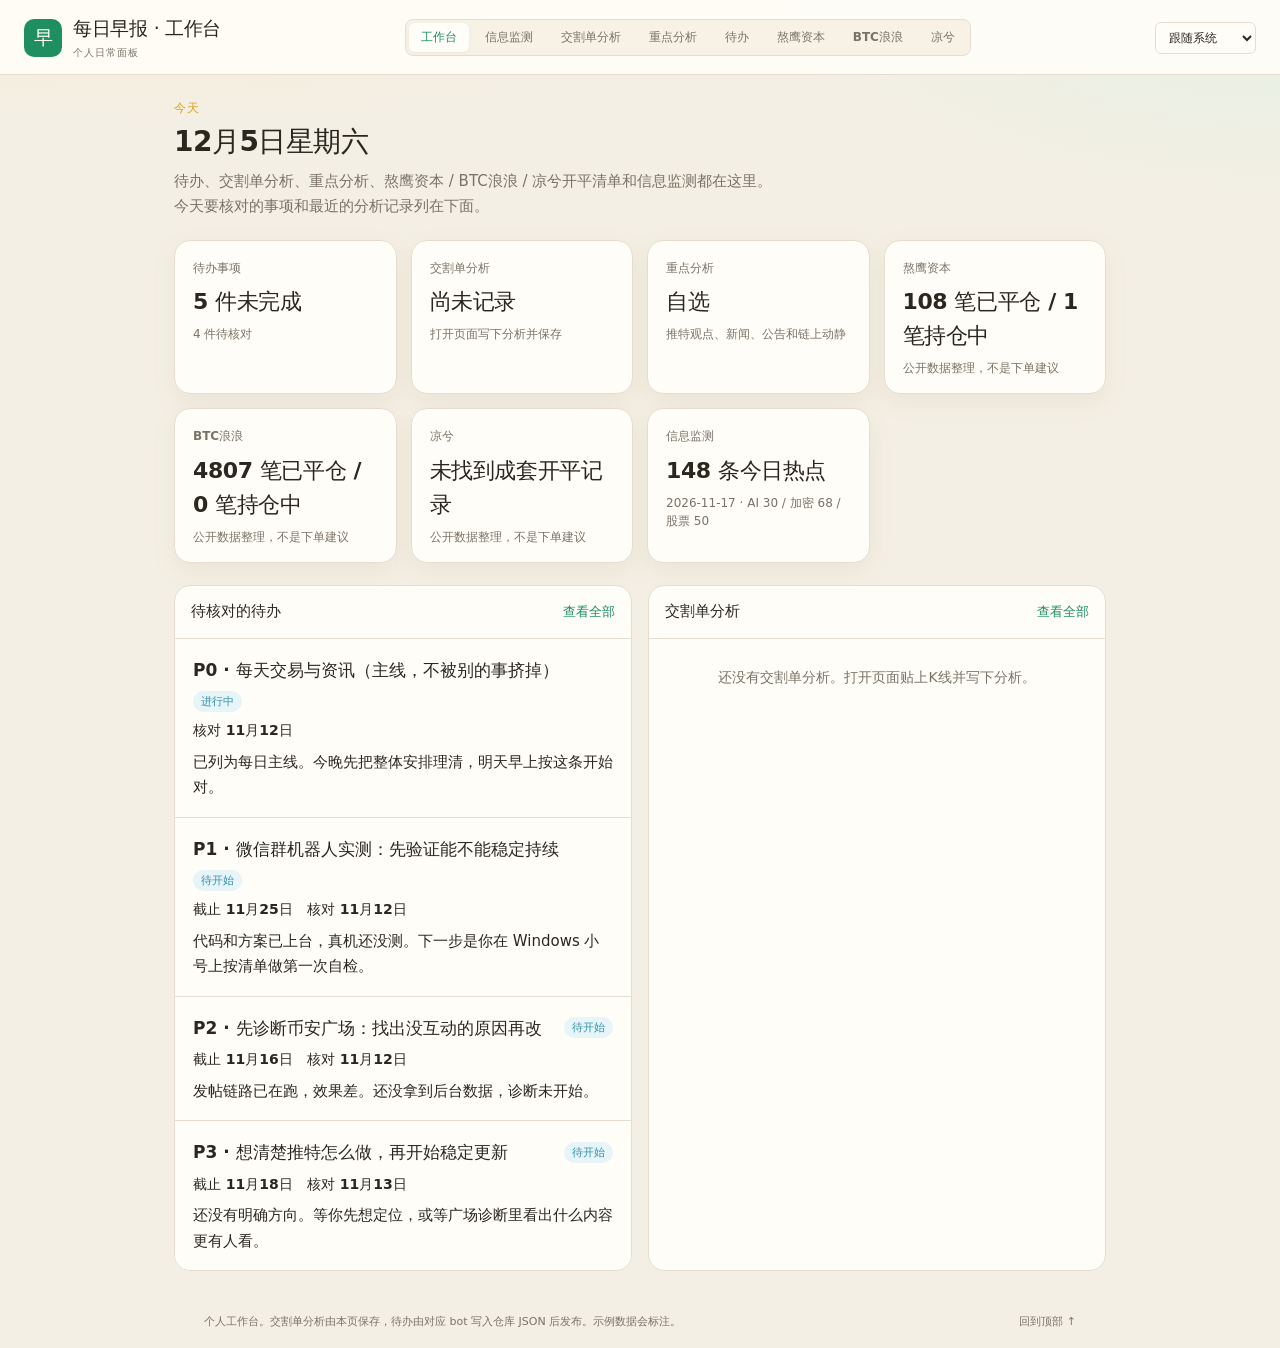
<file: btc.html>
<!doctype html>
<html lang="zh-CN">
<head>
  <meta charset="utf-8">
  <meta name="viewport" content="width=device-width, initial-scale=1">
  <meta http-equiv="refresh" content="0; url=index.html">
  <link rel="canonical" href="index.html">
  <title>已迁至工作台</title>
  <script>location.replace('index.html');</script>
</head>
<body>
  <p>该页面已下线，正在前往 <a href="index.html">工作台</a>。</p>
</body>
</html>
</file>
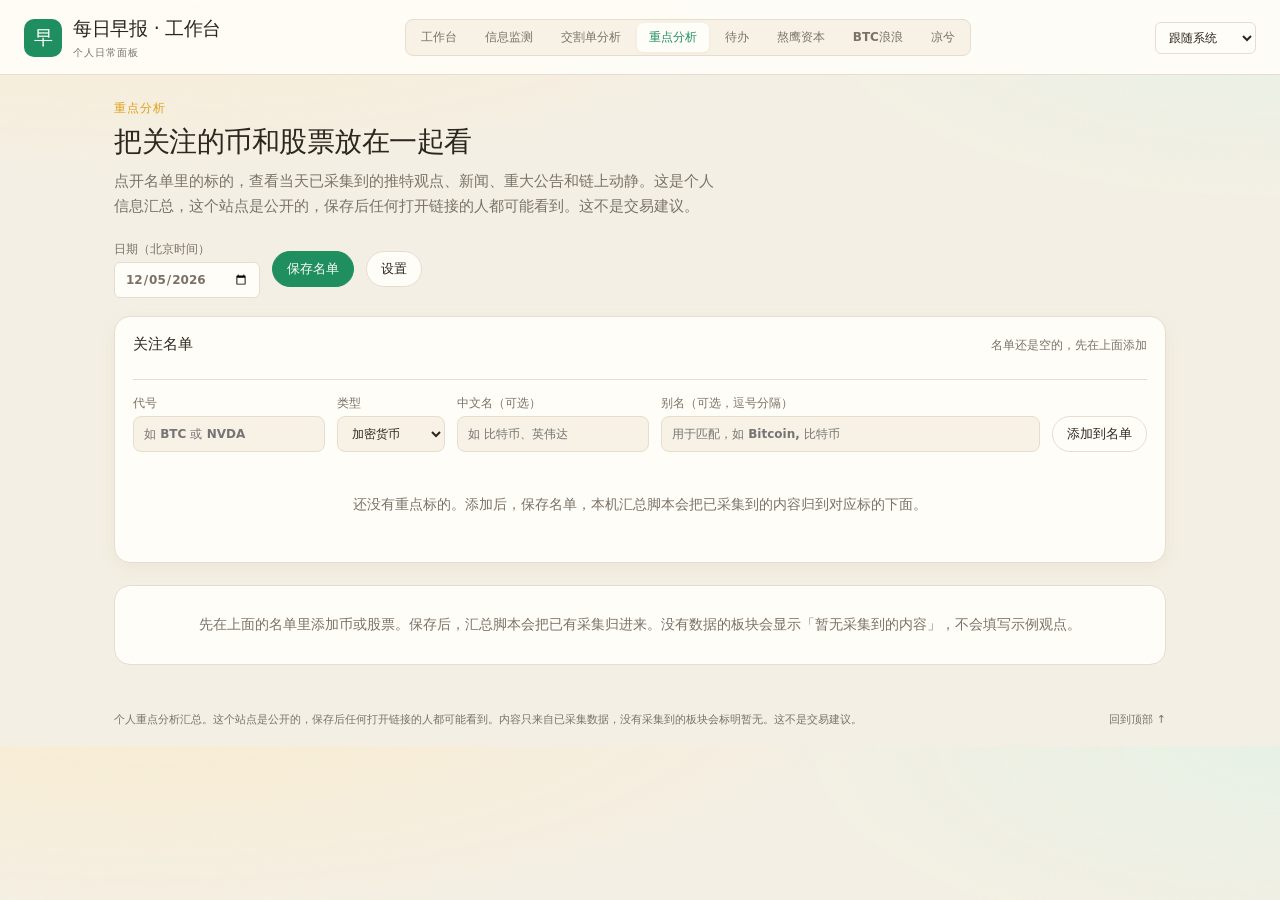
<file: focus.html>
<!doctype html>
<html lang="zh-CN">
<head>
  <meta charset="utf-8">
  <meta name="viewport" content="width=device-width, initial-scale=1">
  <meta name="color-scheme" content="light dark">
  <meta name="description" content="重点分析：自选币和股票的推特观点、新闻、公告与链上动静汇总。">
  <title>重点分析 · 每日早报</title>
  <link rel="stylesheet" href="assets/style.css?v=ae3ec1edbc">
  <script src="assets/workbench.js?v=67a2a30baa" defer></script>
  <script src="assets/focus.js?v=8be2ea699d" defer></script>
</head>
<body class="workbench" data-page="focus" id="top">
  <a class="skip-link" href="#main">跳至内容</a>
  <header class="topbar workbench-topbar" id="topbar">
    <div class="topbar-heading">
      <div class="brand"><span class="brand-mark" aria-hidden="true">早</span><div><h1>每日早报 <span>· 工作台</span></h1><p>个人日常面板</p></div></div>
      <nav class="page-nav" aria-label="站点导航"><a href="index.html" class="page-nav-link">工作台</a><a href="hotspots.html" class="page-nav-link">信息监测</a><a href="market.html" class="page-nav-link">交割单分析</a><a href="focus.html" class="page-nav-link is-active" aria-current="page">重点分析</a><a href="todos.html" class="page-nav-link">待办</a><a href="aoying.html" class="page-nav-link">熬鹰资本</a><a href="langlang.html" class="page-nav-link">BTC浪浪</a><a href="liangxi.html" class="page-nav-link">凉兮</a></nav>
      <div class="appearance-controls">
        <label class="theme-control"><span class="sr-only">页面主题</span><select id="theme-select" aria-label="页面主题"><option value="system">跟随系统</option><option value="light">浅色</option><option value="dark">深色</option></select></label>
      </div>
    </div>
  </header>
  <main class="dashboard workbench-main focus-main" id="main" tabindex="-1">
    <section class="wb-hero">
      <p class="wb-kicker">重点分析</p>
      <h2>把关注的币和股票放在一起看</h2>
      <p class="wb-lead">点开名单里的标的，查看当天已采集到的推特观点、新闻、重大公告和链上动静。这是个人信息汇总，这个站点是公开的，保存后任何打开链接的人都可能看到。这不是交易建议。</p>
    </section>
    <div class="journal-toolbar">
      <label class="focus-date-field">
        <span>日期（北京时间）</span>
        <input type="date" id="focus-date" name="focus-date">
      </label>
      <button type="button" class="journal-btn journal-btn-primary" id="focus-save">保存名单</button>
      <button type="button" class="journal-btn" id="focus-settings-btn" aria-expanded="false" aria-controls="focus-settings">设置</button>
      <p class="journal-status" id="focus-status" role="status"></p>
    </div>
    <section class="journal-settings" id="focus-settings" hidden>
      <h3>保存关注名单的设置</h3>
      <p>保存名单会写到公开的 GitHub Pages 仓库。令牌与<a href="market.html">交割单分析</a>页是同一枚，已经保存在这台浏览器里的可以直接用，不必重新创建。没有令牌时，改动会先留在本机草稿里；点「保存名单」会提示你去设置，不会静默失败。</p>
      <div class="journal-token-row">
        <label for="focus-token">GitHub 令牌</label>
        <input type="password" id="focus-token" name="focus-token" autocomplete="off" spellcheck="false" placeholder="粘贴与交割单分析页相同的 fine-grained PAT">
      </div>
      <div class="journal-settings-actions">
        <button type="button" class="journal-btn journal-btn-primary" id="focus-token-save">保存令牌</button>
        <button type="button" class="journal-btn" id="focus-token-clear">清除令牌</button>
      </div>
      <p class="journal-token-state" id="focus-token-state"></p>
    </section>
    <section class="focus-watch" aria-labelledby="focus-watch-heading">
      <div class="wb-panel-head">
        <h3 id="focus-watch-heading">关注名单</h3>
        <p class="wb-meta" id="focus-watch-meta"></p>
      </div>
      <form class="focus-add" id="focus-add-form">
        <label class="focus-add-field">
          <span>代号</span>
          <input type="text" id="focus-symbol" name="symbol" maxlength="24" placeholder="如 BTC 或 NVDA" required>
        </label>
        <label class="focus-add-field">
          <span>类型</span>
          <select id="focus-kind" name="kind">
            <option value="crypto">加密货币</option>
            <option value="stock">股票</option>
          </select>
        </label>
        <label class="focus-add-field">
          <span>中文名（可选）</span>
          <input type="text" id="focus-name" name="name" maxlength="40" placeholder="如 比特币、英伟达">
        </label>
        <label class="focus-add-field focus-add-aliases">
          <span>别名（可选，逗号分隔）</span>
          <input type="text" id="focus-aliases" name="aliases" placeholder="用于匹配，如 Bitcoin, 比特币">
        </label>
        <button type="submit" class="journal-btn">添加到名单</button>
      </form>
      <div id="focus-pills" class="focus-pills" aria-label="按标的查看"></div>
    </section>
    <div id="focus-root" class="focus-root"></div>
  </main>
  <footer class="footer"><p>个人重点分析汇总。这个站点是公开的，保存后任何打开链接的人都可能看到。内容只来自已采集数据，没有采集到的板块会标明暂无。这不是交易建议。</p><a href="#top">回到顶部 ↑</a></footer>
  <script type="application/json" id="workbench-data">{"market": {"schema": "market-watch/v1", "updated_at": "2026-11-10T16:40:00+08:00", "sample": true, "items": []}, "todos": {"schema": "todos/v1", "updated_at": "2026-11-11T21:08:28+08:00", "sample": false, "items": [{"id": "todo-20261111-trading", "title": "P0 · 每天交易与资讯（主线，不被别的事挤掉）", "status": "in_progress", "created_at": "2026-11-11T21:08:28+08:00", "updated_at": "2026-11-11T21:08:28+08:00", "due_on": "", "check_on": "2026-11-12", "plan": "这是每天的主线，自媒体和微信项目都排在它后面，不要占掉看盘和判断的时间。\n1. 起床后先看消息、资讯和行情，可以一边吃午饭一边看。\n2. 只记你自己的判断；有明确观点就发给我，我写到市场观察并定核实日。\n3. 交易决策你自己做，我不替你下单。\n4. 晚上核对时用一两句话带过今天看了什么、有没有要记下的观点。", "progress": "已列为每日主线。今晚先把整体安排理清，明天早上按这条开始对。", "updates": [{"at": "2026-11-11T21:08:28+08:00", "text": "用户说脑子比较乱，已把交易定为 P0 主线，写入待办并开始早晚核对。"}]}, {"id": "todo-20261111-wechat-test", "title": "P1 · 微信群机器人实测：先验证能不能稳定持续", "status": "open", "created_at": "2026-11-11T21:08:28+08:00", "updated_at": "2026-11-11T21:08:28+08:00", "due_on": "2026-11-25", "check_on": "2026-11-12", "plan": "朋友在等你判断这个项目能不能做下去，所以优先把「稳不稳」测清楚，而不是先加功能。代码已在 https://github.com/Brian-yyds/wechat-community-bot 。\n1. 只用家里 Windows 上的专用小号，不要登录大号或支付号。\n2. 按仓库里 tests/WINDOWS_MANUAL_TEST.md 安装并跑自检脚本。\n3. 先用只读模式跑，确认免打扰、折叠、未打开的群也能抓到，微信重启后能接着读。\n4. 只读稳定后再切自动回复，默认每小时不超过 40 条。\n5. 连续记 7 到 14 天观察表（tests/observation_log.csv），一出现风控信号就停。\n6. 把结果告诉我，再一起判断能不能稳定持续、怎么跟朋友交代。", "progress": "代码和方案已上台，真机还没测。下一步是你在 Windows 小号上按清单做第一次自检。", "updates": [{"at": "2026-11-11T21:08:28+08:00", "text": "用户确认还要核对机器人能否稳定持续。已列为 P1，等待 Windows 小号实测。"}]}, {"id": "todo-20261111-square", "title": "P2 · 先诊断币安广场：找出没互动的原因再改", "status": "open", "created_at": "2026-11-11T21:08:28+08:00", "updated_at": "2026-11-11T21:08:28+08:00", "due_on": "2026-11-16", "check_on": "2026-11-12", "plan": "广场已经在发，问题不是「有没有机器人」，而是几乎没点赞、浏览也很少，继续按原样堆 20 篇意义不大。先看数据，再改做法。\n1. 打开币安广场后台，把最近发出的帖按浏览、点赞、评论排一下。\n2. 找出那几条「有一丝浏览」的共同点：题材、结构、发布时间、要不要配图。\n3. 根据数据改结构或选题，必要时减少篇数，不要继续用同一模板堆量。\n4. 改完再连续看几天数据，再决定要不要维持每天 20 篇。\n5. 把后台数据或截图发给我，我帮你一起看。", "progress": "发帖链路已在跑，效果差。还没拿到后台数据，诊断未开始。", "updates": [{"at": "2026-11-11T21:08:28+08:00", "text": "用户反馈广场几乎没点赞、只有很少浏览。已把「先诊断再改」列为自媒体第一步。"}]}, {"id": "todo-20261111-twitter", "title": "P3 · 想清楚推特怎么做，再开始稳定更新", "status": "open", "created_at": "2026-11-11T21:08:28+08:00", "updated_at": "2026-11-11T21:08:28+08:00", "due_on": "2026-11-18", "check_on": "2026-11-13", "plan": "推特不是再找一个自动发帖机器人就能好，先把「为什么要转发」想清楚。可以和广场诊断并行想，但先不要铺量。\n1. 先写清账号定位：是分享可验证的交易判断，还是热点解读，还是别的。定位不清，转发率就会低。\n2. 只选 1 到 2 种别人愿意转发的内容，例如带结论的复盘、清晰的结构，而不是把广场日报原样搬过去。\n3. 定一个能坚持的频率，比如每天 1 到 3 条，不要和广场抢同一套流水线。\n4. 定位想清楚后，再让自媒体按这个方向改写。", "progress": "还没有明确方向。等你先想定位，或等广场诊断里看出什么内容更有人看。", "updates": [{"at": "2026-11-11T21:08:28+08:00", "text": "用户说推特分享率低、一直没头绪。已列为 P3：先定位，再更新。"}]}, {"id": "todo-20261111-douyin", "title": "P4 · 抖音先挂起，等广场和推特有可复用方法再启动", "status": "waiting", "created_at": "2026-11-11T21:08:28+08:00", "updated_at": "2026-11-11T21:08:28+08:00", "due_on": "", "check_on": "", "plan": "抖音要另做短视频，现在同时铺三条线会更乱。等广场改出有效结构、推特定好定位之后，再把已经验证过的题材改成短视频，而不是另起一套选题。到启动那天再拆具体步骤。", "progress": "已挂起，不启动日常更新。", "updates": [{"at": "2026-11-11T21:08:28+08:00", "text": "先挂起，避免和交易、微信实测、广场诊断抢精力。"}]}]}, "hotspots": {"latest_date": "2026-11-17", "counts": {"ai": 30, "crypto": 68, "stocks": 50}}, "aoying": {"schema": "aoying-capital/v1", "updated_at": "2026-11-17T14:44:52+08:00", "sample": false, "source_generated_at": "2026-11-17T13:32:24+08:00", "leader": {"name": "熬鹰资本", "square_username": "god_of_trader_tony", "portfolio_id": "5075281354358777856", "official_url": "https://www.binance.com/zh-CN/copy-trading/lead-details/5075281354358777856", "current_project_started_at": "2026-06-03T14:39:02+08:00", "closed_project_count": 9, "seen_closed_project_ids": ["5016601929582121472"]}, "stats": {"item_count": 109, "closed_count": 108, "open_count": 1, "win_count": 71, "loss_count": 37, "flat_count": 0, "official_closing_pnl_sum_usdt": "2445600.52", "official_closing_pnl_sum_note": "只是把官方 closingPnl 字段相加，未扣/加其他费用，也不等于账户总收益", "max_qty_ne_close_qty_count": 4, "closed_opened_from": "2026-07-17T23:03:47+08:00", "closed_opened_to": "2026-11-15T06:20:36+08:00", "closed_closed_from": "2026-07-20T23:58:36+08:00", "closed_closed_to": "2026-11-16T13:50:41+08:00"}, "coverage": {"disclaimer": "公开数据整理，不是下单建议。", "notes": ["用户美国服务器上的 copy_feed 只有近 7 天操作动态，没有完整历史开平配对。", "币安官方公开接口 lead-portfolio/position-history 提供 108 笔已平仓，每笔自带开平配对（同一 positionId），不是自行 FIFO 拼凑。", "官方不公开当前持仓列表（positionShow=false，open-positions 等路径 404）。清单中 1 笔持仓中的 NVDAUSDT 多单，是用官方成交加总后再与公开快照核对得出的，尚未平仓。", "当前项目从 2026-06-03 14:39:02（北京时间）开始；从该日起至最早官方平仓 2026-07-20 之间，以及此前已关闭的 9 个旧项目，公开源都没有完整开平。曾出现过的已关闭项目 ID 5016601929582121472 不是当前项目，不能再拉取其历史。", "网上聚合站没有比官方更早的完整逐笔开平。", "已平仓开仓时间 2026-07-17 23:03:47 至 2026-11-15 06:20:36，平仓时间 2026-07-20 23:58:36 至 2026-11-16 13:50:41（均为北京时间）。", "108 笔官方 closingPnl 合计 +2,445,600.52 USDT，只是字段相加，不等于账户总收益。已平仓中盈利 71 笔、亏损 37 笔。", "4 笔「最大持仓量 ≠ 平仓量」均按官方原文照录，未自行修正。", "持仓中 NVDAUSDT 多单的未实现盈亏是 2026-11-17 13:25:51（北京时间）的公开快照，会随行情变动，不是最终结算。"]}, "items": [{"symbol": "BTCUSDT", "side": "多", "status": "已平仓", "opened_at": "2026-11-15T06:20:36+08:00", "closed_at": "2026-11-16T13:50:41+08:00", "timezone": "Asia/Shanghai（UTC+8，北京时间）", "avg_open_price": "63881.19699864", "avg_close_price": "64558.60355798", "max_position_qty": "18.325", "close_qty": "18.325", "notional_open_usdt": "1170622.94", "leverage": "5", "margin_mode": "全仓", "realized_pnl_usdt": "11761.28439884", "official_roi_pct": "5.023515", "unrealized_pnl_usdt": null, "position_id": "1174111673122390016", "source": "币安公开接口 lead-portfolio/position-history（portfolioId=5075281354358777856）", "match_method": "官方仓位历史自带开平配对（同一positionId，非自行FIFO拼凑）", "note": "合约类型：UM", "max_qty_ne_close_qty": false}, {"symbol": "ZECUSDT", "side": "空", "status": "已平仓", "opened_at": "2026-11-14T21:03:59+08:00", "closed_at": "2026-11-15T06:14:26+08:00", "timezone": "Asia/Shanghai（UTC+8，北京时间）", "avg_open_price": "880.74231891", "avg_close_price": "836.83244417", "max_position_qty": "340.807", "close_qty": "340.807", "notional_open_usdt": "300163.15", "leverage": "10", "margin_mode": "全仓", "realized_pnl_usdt": "14834.05400587", "official_roi_pct": "49.41997", "unrealized_pnl_usdt": null, "position_id": "1173971595892981760", "source": "币安公开接口 lead-portfolio/position-history（portfolioId=5075281354358777856）", "match_method": "官方仓位历史自带开平配对（同一positionId，非自行FIFO拼凑）", "note": "合约类型：UM", "max_qty_ne_close_qty": false}, {"symbol": "NVDAUSDT", "side": "多", "status": "持仓中", "opened_at": "2026-11-14T02:51:37+08:00", "closed_at": null, "timezone": "Asia/Shanghai（UTC+8，北京时间）", "avg_open_price": "162.156452015790655935960647", "avg_close_price": null, "max_position_qty": "4407.29", "close_qty": null, "notional_open_usdt": "1720943.36", "leverage": "2", "margin_mode": "全仓", "realized_pnl_usdt": null, "official_roi_pct": null, "unrealized_pnl_usdt": "-18362.762304673928", "position_id": null, "source": "币安公开接口 lead-portfolio/order-history 加仓成交；当前数量/均价/浮盈核对于2022coin.com/api/public/traders/1；杠杆与保证金模式核对于qwer22.com仓位快照。官方position-history仅含已平仓。", "match_method": "持仓中：用官方订单流水在上一笔NVDA已平仓（2026-11-10 18:42:27）之后的开多成交加总；未做FIFO平仓配对", "note": "当前持仓，未匹配任何平仓，不要把后续无关平仓拼进来；开仓均价由官方订单流水四笔加仓加权得到：1624.71@162.711251（2026-11-14 02:51:37）+1582.28@162.7877509（02:51:48）+596.18@160.640408（2026-11-16 22:55:05）+604.12@160.5070381（22:55:19）；数量与均价与2022coin公开快照一致（4407.29 NVDA，开仓均价162.15645201579065）；杠杆2x、全仓来自qwer22同步的公开仓位快照（电报「熬鹰带单仓位信息推送」），官方公开接口不提供当前持仓（positionShow=false，open-positions接口404）；未实现盈亏与标记价来自2022coin快照，会随行情变动；快照时间2026-11-17T13:25:51.002239+08:00（已转写到备注，表内未实现盈亏不是最终结算）；快照标记价157.99 USDT；币安资料页lastTradeTime为2026-11-17 00:55:47（北京时间），晚于可见的最后一笔官方订单（2026-11-16 22:55:19）；公开订单/成交流水与第三方快照数量仍是4407.29，未见额外成交，未据此编造交易", "max_qty_ne_close_qty": false, "unrealized_pnl_snapshot_at": "2026-11-17T13:25:51.002239+08:00"}, {"symbol": "BTCUSDT", "side": "多", "status": "已平仓", "opened_at": "2026-11-13T14:01:11+08:00", "closed_at": "2026-11-13T21:38:50+08:00", "timezone": "Asia/Shanghai（UTC+8，北京时间）", "avg_open_price": "68108.64468558", "avg_close_price": "69984.80262856", "max_position_qty": "14.837", "close_qty": "14.837", "notional_open_usdt": "1010527.96", "leverage": "10", "margin_mode": "全仓", "realized_pnl_usdt": "27311.41351315", "official_roi_pct": "27.026875", "unrealized_pnl_usdt": null, "position_id": "1173502807485546496", "source": "币安公开接口 lead-portfolio/position-history（portfolioId=5075281354358777856）", "match_method": "官方仓位历史自带开平配对（同一positionId，非自行FIFO拼凑）", "note": "合约类型：UM", "max_qty_ne_close_qty": false}, {"symbol": "SPCXUSDT", "side": "空", "status": "已平仓", "opened_at": "2026-11-13T04:09:37+08:00", "closed_at": "2026-11-14T01:10:45+08:00", "timezone": "Asia/Shanghai（UTC+8，北京时间）", "avg_open_price": "140.30427247", "avg_close_price": "139.06164549", "max_position_qty": "1425.17", "close_qty": "1425.17", "notional_open_usdt": "199957.44", "leverage": "4", "margin_mode": "全仓", "realized_pnl_usdt": "1721.18670935", "official_roi_pct": "3.443106", "unrealized_pnl_usdt": null, "position_id": "1173353934255390720", "source": "币安公开接口 lead-portfolio/position-history（portfolioId=5075281354358777856）", "match_method": "官方仓位历史自带开平配对（同一positionId，非自行FIFO拼凑）", "note": "合约类型：UM", "max_qty_ne_close_qty": false}, {"symbol": "ZECUSDT", "side": "空", "status": "已平仓", "opened_at": "2026-11-11T15:28:02+08:00", "closed_at": "2026-11-13T14:04:03+08:00", "timezone": "Asia/Shanghai（UTC+8，北京时间）", "avg_open_price": "1000.32541836", "avg_close_price": "917.8120394", "max_position_qty": "399.789", "close_qty": "399.789", "notional_open_usdt": "399919.10", "leverage": "10", "margin_mode": "全仓", "realized_pnl_usdt": "32947.59947097", "official_roi_pct": "82.385661", "unrealized_pnl_usdt": null, "position_id": "1172799884573114368", "source": "币安公开接口 lead-portfolio/position-history（portfolioId=5075281354358777856）", "match_method": "官方仓位历史自带开平配对（同一positionId，非自行FIFO拼凑）", "note": "合约类型：UM", "max_qty_ne_close_qty": false}, {"symbol": "ETHUSDT", "side": "空", "status": "已平仓", "opened_at": "2026-11-10T22:38:53+08:00", "closed_at": "2026-11-13T10:19:42+08:00", "timezone": "Asia/Shanghai（UTC+8，北京时间）", "avg_open_price": "2084.25588149", "avg_close_price": "1997.54304038", "max_position_qty": "518.692", "close_qty": "518.692", "notional_open_usdt": "1081086.85", "leverage": "10", "margin_mode": "全仓", "realized_pnl_usdt": "44759.35333925", "official_roi_pct": "41.40218", "unrealized_pnl_usdt": null, "position_id": "1172545925266636800", "source": "币安公开接口 lead-portfolio/position-history（portfolioId=5075281354358777856）", "match_method": "官方仓位历史自带开平配对（同一positionId，非自行FIFO拼凑）", "note": "合约类型：UM", "max_qty_ne_close_qty": false}, {"symbol": "NVDAUSDT", "side": "多", "status": "已平仓", "opened_at": "2026-11-09T17:38:33+08:00", "closed_at": "2026-11-10T18:42:27+08:00", "timezone": "Asia/Shanghai（UTC+8，北京时间）", "avg_open_price": "175.369443", "avg_close_price": "180.1111154", "max_position_qty": "3481.88", "close_qty": "3481.88", "notional_open_usdt": "610615.36", "leverage": "3", "margin_mode": "全仓", "realized_pnl_usdt": "15977.2453342", "official_roi_pct": "7.849742", "unrealized_pnl_usdt": null, "position_id": "1172107957255110656", "source": "币安公开接口 lead-portfolio/position-history（portfolioId=5075281354358777856）", "match_method": "官方仓位历史自带开平配对（同一positionId，非自行FIFO拼凑）", "note": "合约类型：UM", "max_qty_ne_close_qty": false}, {"symbol": "SKHYNIXUSDT", "side": "多", "status": "已平仓", "opened_at": "2026-11-09T08:14:34+08:00", "closed_at": "2026-11-09T12:11:47+08:00", "timezone": "Asia/Shanghai（UTC+8，北京时间）", "avg_open_price": "840.0772082", "avg_close_price": "868.81296065", "max_position_qty": "238.09", "close_qty": "238.09", "notional_open_usdt": "200013.98", "leverage": "2", "margin_mode": "全仓", "realized_pnl_usdt": "6459.41769385", "official_roi_pct": "6.458966", "unrealized_pnl_usdt": null, "position_id": "1171966025291890688", "source": "币安公开接口 lead-portfolio/position-history（portfolioId=5075281354358777856）", "match_method": "官方仓位历史自带开平配对（同一positionId，非自行FIFO拼凑）", "note": "合约类型：UM", "max_qty_ne_close_qty": false}, {"symbol": "ETHUSDT", "side": "多", "status": "已平仓", "opened_at": "2026-11-09T06:07:42+08:00", "closed_at": "2026-11-09T07:14:13+08:00", "timezone": "Asia/Shanghai（UTC+8，北京时间）", "avg_open_price": "2111.39041709", "avg_close_price": "2155.20216472", "max_position_qty": "224.532", "close_qty": "224.532", "notional_open_usdt": "474074.71", "leverage": "5", "margin_mode": "全仓", "realized_pnl_usdt": "9597.64267838", "official_roi_pct": "10.1225", "unrealized_pnl_usdt": null, "position_id": "1171934097364844544", "source": "币安公开接口 lead-portfolio/position-history（portfolioId=5075281354358777856）", "match_method": "官方仓位历史自带开平配对（同一positionId，非自行FIFO拼凑）", "note": "合约类型：UM", "max_qty_ne_close_qty": false}, {"symbol": "ETHUSDT", "side": "空", "status": "已平仓", "opened_at": "2026-11-08T00:29:47+08:00", "closed_at": "2026-11-09T05:55:57+08:00", "timezone": "Asia/Shanghai（UTC+8，北京时间）", "avg_open_price": "2235.3339563", "avg_close_price": "2112.61846966", "max_position_qty": "336.082", "close_qty": "336.082", "notional_open_usdt": "751255.51", "leverage": "5", "margin_mode": "全仓", "realized_pnl_usdt": "41032.50556448", "official_roi_pct": "27.309287", "unrealized_pnl_usdt": null, "position_id": "1171486670581235712", "source": "币安公开接口 lead-portfolio/position-history（portfolioId=5075281354358777856）", "match_method": "官方仓位历史自带开平配对（同一positionId，非自行FIFO拼凑）", "note": "合约类型：UM", "max_qty_ne_close_qty": false}, {"symbol": "BTCUSDT", "side": "多", "status": "已平仓", "opened_at": "2026-11-06T17:06:55+08:00", "closed_at": "2026-11-06T20:50:06+08:00", "timezone": "Asia/Shanghai（UTC+8，北京时间）", "avg_open_price": "75881.6", "avg_close_price": "76063.2844296", "max_position_qty": "9.73", "close_qty": "9.73", "notional_open_usdt": "738327.97", "leverage": "5", "margin_mode": "全仓", "realized_pnl_usdt": "1398.18356901", "official_roi_pct": "0.946858", "unrealized_pnl_usdt": null, "position_id": "1171012833779482624", "source": "币安公开接口 lead-portfolio/position-history（portfolioId=5075281354358777856）", "match_method": "官方仓位历史自带开平配对（同一positionId，非自行FIFO拼凑）", "note": "合约类型：UM", "max_qty_ne_close_qty": false}, {"symbol": "ETHUSDT", "side": "空", "status": "已平仓", "opened_at": "2026-11-05T03:03:43+08:00", "closed_at": "2026-11-06T03:14:46+08:00", "timezone": "Asia/Shanghai（UTC+8，北京时间）", "avg_open_price": "2416.28298053", "avg_close_price": "2254.78000899", "max_position_qty": "5864.113", "close_qty": "5864.113", "notional_open_usdt": "14169356.44", "leverage": "20", "margin_mode": "全仓", "realized_pnl_usdt": "941979.09814714", "official_roi_pct": "132.960039", "unrealized_pnl_usdt": null, "position_id": "1170438245135777792", "source": "币安公开接口 lead-portfolio/position-history（portfolioId=5075281354358777856）", "match_method": "官方仓位历史自带开平配对（同一positionId，非自行FIFO拼凑）", "note": "合约类型：UM", "max_qty_ne_close_qty": false}, {"symbol": "MUUSDT", "side": "多", "status": "已平仓", "opened_at": "2026-11-04T13:53:24+08:00", "closed_at": "2026-11-05T03:03:20+08:00", "timezone": "Asia/Shanghai（UTC+8，北京时间）", "avg_open_price": "853.98194388", "avg_close_price": "805.17860024", "max_position_qty": "5891.51", "close_qty": "5891.51", "notional_open_usdt": "5031243.16", "leverage": "5", "margin_mode": "全仓", "realized_pnl_usdt": "-293549.57688282", "official_roi_pct": "-29.172668", "unrealized_pnl_usdt": null, "position_id": "1170239357133094912", "source": "币安公开接口 lead-portfolio/position-history（portfolioId=5075281354358777856）", "match_method": "官方仓位历史自带开平配对（同一positionId，非自行FIFO拼凑）", "note": "合约类型：UM", "max_qty_ne_close_qty": false}, {"symbol": "ETHUSDT", "side": "空", "status": "已平仓", "opened_at": "2026-10-30T16:26:48+08:00", "closed_at": "2026-11-04T13:51:46+08:00", "timezone": "Asia/Shanghai（UTC+8，北京时间）", "avg_open_price": "2242.25387813", "avg_close_price": "2297.34103937", "max_position_qty": "5385.747", "close_qty": "5385.747", "notional_open_usdt": "12076212.10", "leverage": "10", "margin_mode": "全仓", "realized_pnl_usdt": "-301829.55090403", "official_roi_pct": "-24.993727", "unrealized_pnl_usdt": null, "position_id": "1168466021415747584", "source": "币安公开接口 lead-portfolio/position-history（portfolioId=5075281354358777856）", "match_method": "官方仓位历史自带开平配对（同一positionId，非自行FIFO拼凑）", "note": "合约类型：UM", "max_qty_ne_close_qty": false}, {"symbol": "SNDKUSDT", "side": "多", "status": "已平仓", "opened_at": "2026-10-30T10:38:20+08:00", "closed_at": "2026-10-30T15:44:44+08:00", "timezone": "Asia/Shanghai（UTC+8，北京时间）", "avg_open_price": "1287.67953712", "avg_close_price": "1294.03115998", "max_position_qty": "503.37", "close_qty": "503.37", "notional_open_usdt": "648179.25", "leverage": "2", "margin_mode": "全仓", "realized_pnl_usdt": "3034.7719361", "official_roi_pct": "0.936398", "unrealized_pnl_usdt": null, "position_id": "1168378324768620544", "source": "币安公开接口 lead-portfolio/position-history（portfolioId=5075281354358777856）", "match_method": "官方仓位历史自带开平配对（同一positionId，非自行FIFO拼凑）", "note": "合约类型：UM", "max_qty_ne_close_qty": false}, {"symbol": "ETHUSDT", "side": "空", "status": "已平仓", "opened_at": "2026-10-30T05:00:29+08:00", "closed_at": "2026-10-30T10:18:35+08:00", "timezone": "Asia/Shanghai（UTC+8，北京时间）", "avg_open_price": "2270.77288504", "avg_close_price": "2209.55125907", "max_position_qty": "4192.46", "close_qty": "4192.46", "notional_open_usdt": "9520124.49", "leverage": "20", "margin_mode": "全仓", "realized_pnl_usdt": "251567.84547349", "official_roi_pct": "52.849696", "unrealized_pnl_usdt": null, "position_id": "1168293302732685312", "source": "币安公开接口 lead-portfolio/position-history（portfolioId=5075281354358777856）", "match_method": "官方仓位历史自带开平配对（同一positionId，非自行FIFO拼凑）", "note": "合约类型：UM", "max_qty_ne_close_qty": false}, {"symbol": "HYPEUSDT", "side": "空", "status": "已平仓", "opened_at": "2026-10-30T03:00:51+08:00", "closed_at": "2026-10-30T04:49:06+08:00", "timezone": "Asia/Shanghai（UTC+8，北京时间）", "avg_open_price": "93.92516851", "avg_close_price": "92.24742863", "max_position_qty": "29261.8", "close_qty": "29261.8", "notional_open_usdt": "2748419.50", "leverage": "5", "margin_mode": "全仓", "realized_pnl_usdt": "47852.57803971", "official_roi_pct": "8.705472", "unrealized_pnl_usdt": null, "position_id": "1168263195141963776", "source": "币安公开接口 lead-portfolio/position-history（portfolioId=5075281354358777856）", "match_method": "官方仓位历史自带开平配对（同一positionId，非自行FIFO拼凑）", "note": "合约类型：UM", "max_qty_ne_close_qty": false}, {"symbol": "ETHUSDT", "side": "多", "status": "已平仓", "opened_at": "2026-10-29T01:50:28+08:00", "closed_at": "2026-10-30T02:38:44+08:00", "timezone": "Asia/Shanghai（UTC+8，北京时间）", "avg_open_price": "2348.73049606", "avg_close_price": "2328.30054822", "max_position_qty": "4475.955", "close_qty": "4475.955", "notional_open_usdt": "10512812.01", "leverage": "10", "margin_mode": "全仓", "realized_pnl_usdt": "-98420.95415287", "official_roi_pct": "-9.362", "unrealized_pnl_usdt": null, "position_id": "1167883097586892800", "source": "币安公开接口 lead-portfolio/position-history（portfolioId=5075281354358777856）", "match_method": "官方仓位历史自带开平配对（同一positionId，非自行FIFO拼凑）", "note": "合约类型：UM", "max_qty_ne_close_qty": false}, {"symbol": "ETHUSDT", "side": "空", "status": "已平仓", "opened_at": "2026-10-24T06:56:07+08:00", "closed_at": "2026-10-25T02:30:22+08:00", "timezone": "Asia/Shanghai（UTC+8，北京时间）", "avg_open_price": "2355.70973802", "avg_close_price": "2333.54652013", "max_position_qty": "1595.645", "close_qty": "1595.645", "notional_open_usdt": "3758876.46", "leverage": "15", "margin_mode": "全仓", "realized_pnl_usdt": "33671.35681634", "official_roi_pct": "13.436737", "unrealized_pnl_usdt": null, "position_id": "1166148075372773376", "source": "币安公开接口 lead-portfolio/position-history（portfolioId=5075281354358777856）", "match_method": "官方仓位历史自带开平配对（同一positionId，非自行FIFO拼凑）", "note": "合约类型：UM", "max_qty_ne_close_qty": false}, {"symbol": "SNDKUSDT", "side": "多", "status": "已平仓", "opened_at": "2026-10-23T11:51:38+08:00", "closed_at": "2026-10-29T00:25:34+08:00", "timezone": "Asia/Shanghai（UTC+8，北京时间）", "avg_open_price": "1293.71076002", "avg_close_price": "1349.14623959", "max_position_qty": "3429.23", "close_qty": "3429.23", "notional_open_usdt": "4436431.75", "leverage": "3", "margin_mode": "全仓", "realized_pnl_usdt": "186510.58007312", "official_roi_pct": "12.612202", "unrealized_pnl_usdt": null, "position_id": "1165860059064401920", "source": "币安公开接口 lead-portfolio/position-history（portfolioId=5075281354358777856）", "match_method": "官方仓位历史自带开平配对（同一positionId，非自行FIFO拼凑）", "note": "合约类型：UM", "max_qty_ne_close_qty": false}, {"symbol": "BTCUSDT", "side": "空", "status": "已平仓", "opened_at": "2026-10-10T01:22:51+08:00", "closed_at": "2026-10-23T11:50:51+08:00", "timezone": "Asia/Shanghai（UTC+8，北京时间）", "avg_open_price": "82563.15511683", "avg_close_price": "81934.27588451", "max_position_qty": "96.212", "close_qty": "96.212", "notional_open_usdt": "7943566.28", "leverage": "10", "margin_mode": "全仓", "realized_pnl_usdt": "68730.96758457", "official_roi_pct": "8.652406", "unrealized_pnl_usdt": null, "position_id": "1160990775632822272", "source": "币安公开接口 lead-portfolio/position-history（portfolioId=5075281354358777856）", "match_method": "官方仓位历史自带开平配对（同一positionId，非自行FIFO拼凑）", "note": "合约类型：UM", "max_qty_ne_close_qty": false}, {"symbol": "ZECUSDT", "side": "多", "status": "已平仓", "opened_at": "2026-10-09T00:10:20+08:00", "closed_at": "2026-10-10T01:14:10+08:00", "timezone": "Asia/Shanghai（UTC+8，北京时间）", "avg_open_price": "1138.61115366", "avg_close_price": "1213.28554016", "max_position_qty": "2620.625", "close_qty": "2620.625", "notional_open_usdt": "2983872.85", "leverage": "5", "margin_mode": "全仓", "realized_pnl_usdt": "193650.22775287", "official_roi_pct": "32.449477", "unrealized_pnl_usdt": null, "position_id": "1160610141676601344", "source": "币安公开接口 lead-portfolio/position-history（portfolioId=5075281354358777856）", "match_method": "官方仓位历史自带开平配对（同一positionId，非自行FIFO拼凑）", "note": "合约类型：UM", "max_qty_ne_close_qty": false}, {"symbol": "CRCLUSDT", "side": "空", "status": "已平仓", "opened_at": "2026-10-07T19:45:12+08:00", "closed_at": "2026-10-08T19:24:21+08:00", "timezone": "Asia/Shanghai（UTC+8，北京时间）", "avg_open_price": "80.7006955", "avg_close_price": "80.0040863", "max_position_qty": "13621.83", "close_qty": "13621.83", "notional_open_usdt": "1099291.15", "leverage": "5", "margin_mode": "全仓", "realized_pnl_usdt": "9464.9436372", "official_roi_pct": "4.305021", "unrealized_pnl_usdt": null, "position_id": "1160181028549656576", "source": "币安公开接口 lead-portfolio/position-history（portfolioId=5075281354358777856）", "match_method": "官方仓位历史自带开平配对（同一positionId，非自行FIFO拼凑）", "note": "合约类型：UM", "max_qty_ne_close_qty": false}, {"symbol": "ZECUSDT", "side": "多", "status": "已平仓", "opened_at": "2026-10-02T12:27:30+08:00", "closed_at": "2026-10-05T23:08:21+08:00", "timezone": "Asia/Shanghai（UTC+8，北京时间）", "avg_open_price": "1375.98548686", "avg_close_price": "1305.818245", "max_position_qty": "3059.785", "close_qty": "3059.785", "notional_open_usdt": "4210219.75", "leverage": "5", "margin_mode": "全仓", "realized_pnl_usdt": "-220189.32487829", "official_roi_pct": "-26.149386", "unrealized_pnl_usdt": null, "position_id": "1158258938674249728", "source": "币安公开接口 lead-portfolio/position-history（portfolioId=5075281354358777856）", "match_method": "官方仓位历史自带开平配对（同一positionId，非自行FIFO拼凑）", "note": "合约类型：UM", "max_qty_ne_close_qty": false}, {"symbol": "BTCUSDT", "side": "空", "status": "已平仓", "opened_at": "2026-10-01T21:46:38+08:00", "closed_at": "2026-10-02T12:19:53+08:00", "timezone": "Asia/Shanghai（UTC+8，北京时间）", "avg_open_price": "83851.2990476", "avg_close_price": "85803.46356724", "max_position_qty": "50.504", "close_qty": "50.504", "notional_open_usdt": "4234826.01", "leverage": "10", "margin_mode": "全仓", "realized_pnl_usdt": "-100322.24283106", "official_roi_pct": "-23.689814", "unrealized_pnl_usdt": null, "position_id": "1158037261663174656", "source": "币安公开接口 lead-portfolio/position-history（portfolioId=5075281354358777856）", "match_method": "官方仓位历史自带开平配对（同一positionId，非自行FIFO拼凑）", "note": "合约类型：UM", "max_qty_ne_close_qty": false}, {"symbol": "CLUSDT", "side": "空", "status": "已平仓", "opened_at": "2026-09-29T00:32:16+08:00", "closed_at": "2026-10-01T15:25:26+08:00", "timezone": "Asia/Shanghai（UTC+8，北京时间）", "avg_open_price": "92.85474913", "avg_close_price": "92.16622984", "max_position_qty": "21535", "close_qty": "21535", "notional_open_usdt": "1999627.02", "leverage": "5", "margin_mode": "全仓", "realized_pnl_usdt": "13710.56276562", "official_roi_pct": "3.42828", "unrealized_pnl_usdt": null, "position_id": "1156991779402776576", "source": "币安公开接口 lead-portfolio/position-history（portfolioId=5075281354358777856）", "match_method": "官方仓位历史自带开平配对（同一positionId，非自行FIFO拼凑）", "note": "合约类型：UM", "max_qty_ne_close_qty": false}, {"symbol": "BTCUSDT", "side": "空", "status": "已平仓", "opened_at": "2026-09-28T03:00:30+08:00", "closed_at": "2026-09-29T00:30:08+08:00", "timezone": "Asia/Shanghai（UTC+8，北京时间）", "avg_open_price": "84534.52009849", "avg_close_price": "83979.1536131", "max_position_qty": "46.705", "close_qty": "46.705", "notional_open_usdt": "3948184.76", "leverage": "10", "margin_mode": "全仓", "realized_pnl_usdt": "24161.00642638", "official_roi_pct": "6.119522", "unrealized_pnl_usdt": null, "position_id": "1156666697451143168", "source": "币安公开接口 lead-portfolio/position-history（portfolioId=5075281354358777856）", "match_method": "官方仓位历史自带开平配对（同一positionId，非自行FIFO拼凑）", "note": "合约类型：UM", "max_qty_ne_close_qty": false}, {"symbol": "ZECUSDT", "side": "多", "status": "已平仓", "opened_at": "2026-09-25T02:10:01+08:00", "closed_at": "2026-09-26T01:29:50+08:00", "timezone": "Asia/Shanghai（UTC+8，北京时间）", "avg_open_price": "1563.53627566", "avg_close_price": "1547.09489601", "max_position_qty": "597.44", "close_qty": "597.44", "notional_open_usdt": "934119.11", "leverage": "3", "margin_mode": "全仓", "realized_pnl_usdt": "-10501.15359642", "official_roi_pct": "-3.372531", "unrealized_pnl_usdt": null, "position_id": "1155566827826937856", "source": "币安公开接口 lead-portfolio/position-history（portfolioId=5075281354358777856）", "match_method": "官方仓位历史自带开平配对（同一positionId，非自行FIFO拼凑）", "note": "合约类型：UM", "max_qty_ne_close_qty": false}, {"symbol": "ONDOUSDT", "side": "多", "status": "已平仓", "opened_at": "2026-09-24T22:10:14+08:00", "closed_at": "2026-09-25T02:26:40+08:00", "timezone": "Asia/Shanghai（UTC+8，北京时间）", "avg_open_price": "0.50114056", "avg_close_price": "0.51028066", "max_position_qty": "971167.7", "close_qty": "971167.7", "notional_open_usdt": "486691.53", "leverage": "2", "margin_mode": "全仓", "realized_pnl_usdt": "8607.06374711", "official_roi_pct": "3.536968", "unrealized_pnl_usdt": null, "position_id": "1155506487198056448", "source": "币安公开接口 lead-portfolio/position-history（portfolioId=5075281354358777856）", "match_method": "官方仓位历史自带开平配对（同一positionId，非自行FIFO拼凑）", "note": "合约类型：UM", "max_qty_ne_close_qty": false}, {"symbol": "SNDKUSDT", "side": "空", "status": "已平仓", "opened_at": "2026-09-23T22:07:37+08:00", "closed_at": "2026-09-24T21:47:58+08:00", "timezone": "Asia/Shanghai（UTC+8，北京时间）", "avg_open_price": "1847.20312924", "avg_close_price": "1802.12317328", "max_position_qty": "595", "close_qty": "595", "notional_open_usdt": "1099085.86", "leverage": "3", "margin_mode": "全仓", "realized_pnl_usdt": "26551.15515726", "official_roi_pct": "7.247246", "unrealized_pnl_usdt": null, "position_id": "1155143441300684800", "source": "币安公开接口 lead-portfolio/position-history（portfolioId=5075281354358777856）", "match_method": "官方仓位历史自带开平配对（同一positionId，非自行FIFO拼凑）", "note": "合约类型：UM", "max_qty_ne_close_qty": false}, {"symbol": "ETHUSDT", "side": "多", "status": "已平仓", "opened_at": "2026-09-23T11:40:41+08:00", "closed_at": "2026-09-23T19:38:45+08:00", "timezone": "Asia/Shanghai（UTC+8，北京时间）", "avg_open_price": "2776.78840277", "avg_close_price": "2721.02762712", "max_position_qty": "711.223", "close_qty": "711.223", "notional_open_usdt": "1974915.78", "leverage": "5", "margin_mode": "全仓", "realized_pnl_usdt": "-40722.90586053", "official_roi_pct": "-10.310036", "unrealized_pnl_usdt": null, "position_id": "1154985665995833344", "source": "币安公开接口 lead-portfolio/position-history（portfolioId=5075281354358777856）", "match_method": "官方仓位历史自带开平配对（同一positionId，非自行FIFO拼凑）", "note": "合约类型：UM", "max_qty_ne_close_qty": false}, {"symbol": "1000PEPEUSDT", "side": "多", "status": "已平仓", "opened_at": "2026-09-21T22:58:21+08:00", "closed_at": "2026-09-22T16:37:47+08:00", "timezone": "Asia/Shanghai（UTC+8，北京时间）", "avg_open_price": "0.00474884", "avg_close_price": "0.00504545", "max_position_qty": "152419889", "close_qty": "152419889", "notional_open_usdt": "723817.67", "leverage": "2", "margin_mode": "全仓", "realized_pnl_usdt": "43809.94189574", "official_roi_pct": "12.105251", "unrealized_pnl_usdt": null, "position_id": "1154431430728187904", "source": "币安公开接口 lead-portfolio/position-history（portfolioId=5075281354358777856）", "match_method": "官方仓位历史自带开平配对（同一positionId，非自行FIFO拼凑）", "note": "合约类型：UM", "max_qty_ne_close_qty": false}, {"symbol": "BTCUSDT", "side": "空", "status": "已平仓", "opened_at": "2026-09-21T14:44:24+08:00", "closed_at": "2026-09-21T17:26:22+08:00", "timezone": "Asia/Shanghai（UTC+8，北京时间）", "avg_open_price": "81471.8885333", "avg_close_price": "84298.31710581", "max_position_qty": "26.529", "close_qty": "26.529", "notional_open_usdt": "2161367.73", "leverage": "5", "margin_mode": "全仓", "realized_pnl_usdt": "-75865.01137978", "official_roi_pct": "-17.550232", "unrealized_pnl_usdt": null, "position_id": "1154307126338355200", "source": "币安公开接口 lead-portfolio/position-history（portfolioId=5075281354358777856）", "match_method": "官方仓位历史自带开平配对（同一positionId，非自行FIFO拼凑）", "note": "合约类型：UM", "max_qty_ne_close_qty": false}, {"symbol": "ZAMAUSDT", "side": "多", "status": "已平仓", "opened_at": "2026-09-19T16:37:26+08:00", "closed_at": "2026-09-21T12:50:21+08:00", "timezone": "Asia/Shanghai（UTC+8，北京时间）", "avg_open_price": "0.07312669", "avg_close_price": "0.08823872", "max_position_qty": "4989469", "close_qty": "4989469", "notional_open_usdt": "364863.35", "leverage": "2", "margin_mode": "全仓", "realized_pnl_usdt": "75073.15371869", "official_roi_pct": "41.151382", "unrealized_pnl_usdt": null, "position_id": "1153610795630297088", "source": "币安公开接口 lead-portfolio/position-history（portfolioId=5075281354358777856）", "match_method": "官方仓位历史自带开平配对（同一positionId，非自行FIFO拼凑）", "note": "合约类型：UM", "max_qty_ne_close_qty": false}, {"symbol": "UNIUSDT", "side": "多", "status": "已平仓", "opened_at": "2026-09-18T11:15:51+08:00", "closed_at": "2026-09-21T00:44:53+08:00", "timezone": "Asia/Shanghai（UTC+8，北京时间）", "avg_open_price": "8.31107768", "avg_close_price": "8.84727523", "max_position_qty": "40356", "close_qty": "40356", "notional_open_usdt": "335401.85", "leverage": "2", "margin_mode": "全仓", "realized_pnl_usdt": "21188.0646468", "official_roi_pct": "12.634435", "unrealized_pnl_usdt": null, "position_id": "1153167475657506816", "source": "币安公开接口 lead-portfolio/position-history（portfolioId=5075281354358777856）", "match_method": "官方仓位历史自带开平配对（同一positionId，非自行FIFO拼凑）", "note": "合约类型：UM", "max_qty_ne_close_qty": false}, {"symbol": "BTCUSDT", "side": "空", "status": "已平仓", "opened_at": "2026-09-17T01:38:52+08:00", "closed_at": "2026-09-18T11:11:39+08:00", "timezone": "Asia/Shanghai（UTC+8，北京时间）", "avg_open_price": "75945.86581629", "avg_close_price": "77094.74441432", "max_position_qty": "30.614", "close_qty": "30.614", "notional_open_usdt": "2325006.74", "leverage": "10", "margin_mode": "全仓", "realized_pnl_usdt": "-35666.02160762", "official_roi_pct": "-15.340179", "unrealized_pnl_usdt": null, "position_id": "1152659885206896640", "source": "币安公开接口 lead-portfolio/position-history（portfolioId=5075281354358777856）", "match_method": "官方仓位历史自带开平配对（同一positionId，非自行FIFO拼凑）", "note": "合约类型：UM", "max_qty_ne_close_qty": false}, {"symbol": "ZECUSDT", "side": "多", "status": "已平仓", "opened_at": "2026-09-16T21:37:08+08:00", "closed_at": "2026-09-16T22:13:34+08:00", "timezone": "Asia/Shanghai（UTC+8，北京时间）", "avg_open_price": "1237.16", "avg_close_price": "1245.59410212", "max_position_qty": "173.849", "close_qty": "173.849", "notional_open_usdt": "215079.03", "leverage": "5", "margin_mode": "全仓", "realized_pnl_usdt": "1397.5274275", "official_roi_pct": "3.248869", "unrealized_pnl_usdt": null, "position_id": "1152599053794115584", "source": "币安公开接口 lead-portfolio/position-history（portfolioId=5075281354358777856）", "match_method": "官方仓位历史自带开平配对（同一positionId，非自行FIFO拼凑）", "note": "合约类型：UM", "max_qty_ne_close_qty": false}, {"symbol": "ETHUSDT", "side": "空", "status": "已平仓", "opened_at": "2026-09-15T12:00:44+08:00", "closed_at": "2026-09-16T19:43:41+08:00", "timezone": "Asia/Shanghai（UTC+8，北京时间）", "avg_open_price": "2491.00360448", "avg_close_price": "2414.92300697", "max_position_qty": "1468.177", "close_qty": "1468.177", "notional_open_usdt": "3657234.20", "leverage": "4", "margin_mode": "全仓", "realized_pnl_usdt": "109605.07118476", "official_roi_pct": "11.987755", "unrealized_pnl_usdt": null, "position_id": "1152091608449646592", "source": "币安公开接口 lead-portfolio/position-history（portfolioId=5075281354358777856）", "match_method": "官方仓位历史自带开平配对（同一positionId，非自行FIFO拼凑）", "note": "合约类型：UM", "max_qty_ne_close_qty": false}, {"symbol": "ETHUSDT", "side": "多", "status": "已平仓", "opened_at": "2026-09-14T16:07:53+08:00", "closed_at": "2026-09-14T21:08:40+08:00", "timezone": "Asia/Shanghai（UTC+8，北京时间）", "avg_open_price": "2520.7712261", "avg_close_price": "2488.98913819", "max_position_qty": "357.027", "close_qty": "357.027", "notional_open_usdt": "899983.39", "leverage": "6", "margin_mode": "全仓", "realized_pnl_usdt": "-11725.91185488", "official_roi_pct": "-7.817418", "unrealized_pnl_usdt": null, "position_id": "1151791420157820928", "source": "币安公开接口 lead-portfolio/position-history（portfolioId=5075281354358777856）", "match_method": "官方仓位历史自带开平配对（同一positionId，非自行FIFO拼凑）", "note": "合约类型：UM", "max_qty_ne_close_qty": false}, {"symbol": "CLUSDT", "side": "空", "status": "已平仓", "opened_at": "2026-09-14T16:04:14+08:00", "closed_at": "2026-09-15T13:17:24+08:00", "timezone": "Asia/Shanghai（UTC+8，北京时间）", "avg_open_price": "98.62331686", "avg_close_price": "98.76883461", "max_position_qty": "9125.61", "close_qty": "9125.61", "notional_open_usdt": "899997.93", "leverage": "10", "margin_mode": "全仓", "realized_pnl_usdt": "-6884.09286029", "official_roi_pct": "-7.649009", "unrealized_pnl_usdt": null, "position_id": "1151790500267261952", "source": "币安公开接口 lead-portfolio/position-history（portfolioId=5075281354358777856）", "match_method": "官方仓位历史自带开平配对（同一positionId，非自行FIFO拼凑）", "note": "合约类型：UM", "max_qty_ne_close_qty": false}, {"symbol": "SKHYNIXUSDT", "side": "多", "status": "已平仓", "opened_at": "2026-09-14T09:08:04+08:00", "closed_at": "2026-09-14T16:03:42+08:00", "timezone": "Asia/Shanghai（UTC+8，北京时间）", "avg_open_price": "1270.95328248", "avg_close_price": "1265.83402419", "max_position_qty": "610.88", "close_qty": "610.88", "notional_open_usdt": "776399.94", "leverage": "2", "margin_mode": "全仓", "realized_pnl_usdt": "-4370.48073622", "official_roi_pct": "-1.125832", "unrealized_pnl_usdt": null, "position_id": "1151685768865480704", "source": "币安公开接口 lead-portfolio/position-history（portfolioId=5075281354358777856）", "match_method": "官方仓位历史自带开平配对（同一positionId，非自行FIFO拼凑）", "note": "合约类型：UM", "max_qty_ne_close_qty": false}, {"symbol": "ETHUSDT", "side": "空", "status": "已平仓", "opened_at": "2026-09-11T22:47:58+08:00", "closed_at": "2026-09-14T08:08:11+08:00", "timezone": "Asia/Shanghai（UTC+8，北京时间）", "avg_open_price": "2603.4137026", "avg_close_price": "2513.65779562", "max_position_qty": "1111.578", "close_qty": "1111.578", "notional_open_usdt": "2893897.40", "leverage": "5", "margin_mode": "全仓", "realized_pnl_usdt": "98744.2086446", "official_roi_pct": "17.060765", "unrealized_pnl_usdt": null, "position_id": "1150804939675107328", "source": "币安公开接口 lead-portfolio/position-history（portfolioId=5075281354358777856）", "match_method": "官方仓位历史自带开平配对（同一positionId，非自行FIFO拼凑）", "note": "合约类型：UM", "max_qty_ne_close_qty": false}, {"symbol": "CLUSDT", "side": "空", "status": "已平仓", "opened_at": "2026-09-11T13:32:02+08:00", "closed_at": "2026-09-11T22:38:56+08:00", "timezone": "Asia/Shanghai（UTC+8，北京时间）", "avg_open_price": "98.68904719", "avg_close_price": "97.09686463", "max_position_qty": "9127.83", "close_qty": "9127.83", "notional_open_usdt": "900816.85", "leverage": "5", "margin_mode": "全仓", "realized_pnl_usdt": "12303.49862693", "official_roi_pct": "6.829078", "unrealized_pnl_usdt": null, "position_id": "1150665032294039552", "source": "币安公开接口 lead-portfolio/position-history（portfolioId=5075281354358777856）", "match_method": "官方仓位历史自带开平配对（同一positionId，非自行FIFO拼凑）", "note": "合约类型：UM", "max_qty_ne_close_qty": false}, {"symbol": "SNDKUSDT", "side": "多", "status": "已平仓", "opened_at": "2026-09-10T21:26:59+08:00", "closed_at": "2026-09-11T22:46:39+08:00", "timezone": "Asia/Shanghai（UTC+8，北京时间）", "avg_open_price": "1713.06752434", "avg_close_price": "1630.25423029", "max_position_qty": "351.3", "close_qty": "351.3", "notional_open_usdt": "601800.62", "leverage": "5", "margin_mode": "全仓", "realized_pnl_usdt": "-29218.86296498", "official_roi_pct": "-24.276198", "unrealized_pnl_usdt": null, "position_id": "1150422173603168256", "source": "币安公开接口 lead-portfolio/position-history（portfolioId=5075281354358777856）", "match_method": "官方仓位历史自带开平配对（同一positionId，非自行FIFO拼凑）", "note": "合约类型：UM", "max_qty_ne_close_qty": false}, {"symbol": "BTCUSDT", "side": "多", "status": "已平仓", "opened_at": "2026-09-10T11:02:03+08:00", "closed_at": "2026-09-10T20:38:48+08:00", "timezone": "Asia/Shanghai（UTC+8，北京时间）", "avg_open_price": "78398.79241722", "avg_close_price": "77111.15240776", "max_position_qty": "21.14", "close_qty": "21.14", "notional_open_usdt": "1657350.47", "leverage": "5", "margin_mode": "全仓", "realized_pnl_usdt": "-28172.45167588", "official_roi_pct": "-8.499243", "unrealized_pnl_usdt": null, "position_id": "1150264901363138560", "source": "币安公开接口 lead-portfolio/position-history（portfolioId=5075281354358777856）", "match_method": "官方仓位历史自带开平配对（同一positionId，非自行FIFO拼凑）", "note": "合约类型：UM", "max_qty_ne_close_qty": false}, {"symbol": "BTCUSDT", "side": "空", "status": "已平仓", "opened_at": "2026-09-10T01:44:11+08:00", "closed_at": "2026-09-10T09:41:53+08:00", "timezone": "Asia/Shanghai（UTC+8，北京时间）", "avg_open_price": "78631.05509776", "avg_close_price": "78065.73870566", "max_position_qty": "30.533", "close_qty": "30.533", "notional_open_usdt": "2400842.01", "leverage": "10", "margin_mode": "全仓", "realized_pnl_usdt": "16380.38585959", "official_roi_pct": "6.822767", "unrealized_pnl_usdt": null, "position_id": "1150124509548347392", "source": "币安公开接口 lead-portfolio/position-history（portfolioId=5075281354358777856）", "match_method": "官方仓位历史自带开平配对（同一positionId，非自行FIFO拼凑）", "note": "合约类型：UM", "max_qty_ne_close_qty": false}, {"symbol": "BTCUSDT", "side": "空", "status": "已平仓", "opened_at": "2026-09-09T22:01:07+08:00", "closed_at": "2026-09-10T00:34:08+08:00", "timezone": "Asia/Shanghai（UTC+8，北京时间）", "avg_open_price": "78945.05844128", "avg_close_price": "78849.77938589", "max_position_qty": "18.759", "close_qty": "18.759", "notional_open_usdt": "1480930.35", "leverage": "10", "margin_mode": "全仓", "realized_pnl_usdt": "1118.28939593", "official_roi_pct": "0.755126", "unrealized_pnl_usdt": null, "position_id": "1150068373595979776", "source": "币安公开接口 lead-portfolio/position-history（portfolioId=5075281354358777856）", "match_method": "官方仓位历史自带开平配对（同一positionId，非自行FIFO拼凑）", "note": "合约类型：UM", "max_qty_ne_close_qty": false}, {"symbol": "ZECUSDT", "side": "多", "status": "已平仓", "opened_at": "2026-09-09T12:49:09+08:00", "closed_at": "2026-09-09T13:46:29+08:00", "timezone": "Asia/Shanghai（UTC+8，北京时间）", "avg_open_price": "1233.15928057", "avg_close_price": "1217.10754827", "max_position_qty": "519.106", "close_qty": "519.106", "notional_open_usdt": "640140.38", "leverage": "2", "margin_mode": "全仓", "realized_pnl_usdt": "-8530.32441871", "official_roi_pct": "-2.665141", "unrealized_pnl_usdt": null, "position_id": "1149929468167028736", "source": "币安公开接口 lead-portfolio/position-history（portfolioId=5075281354358777856）", "match_method": "官方仓位历史自带开平配对（同一positionId，非自行FIFO拼凑）", "note": "合约类型：UM", "max_qty_ne_close_qty": false}, {"symbol": "ETHUSDT", "side": "空", "status": "已平仓", "opened_at": "2026-09-06T21:34:01+08:00", "closed_at": "2026-09-09T12:43:52+08:00", "timezone": "Asia/Shanghai（UTC+8，北京时间）", "avg_open_price": "2485.11755928", "avg_close_price": "2502.73353148", "max_position_qty": "480.28", "close_qty": "480.28", "notional_open_usdt": "1193552.26", "leverage": "5", "margin_mode": "全仓", "realized_pnl_usdt": "-8703.13003842", "official_roi_pct": "-3.645893", "unrealized_pnl_usdt": null, "position_id": "1148974391252058112", "source": "币安公开接口 lead-portfolio/position-history（portfolioId=5075281354358777856）", "match_method": "官方仓位历史自带开平配对（同一positionId，非自行FIFO拼凑）", "note": "合约类型：UM", "max_qty_ne_close_qty": false}, {"symbol": "ZECUSDT", "side": "空", "status": "已平仓", "opened_at": "2026-09-06T17:31:19+08:00", "closed_at": "2026-09-09T12:34:32+08:00", "timezone": "Asia/Shanghai（UTC+8，北京时间）", "avg_open_price": "1194.4382514", "avg_close_price": "1219.36628684", "max_position_qty": "334.885", "close_qty": "334.885", "notional_open_usdt": "399999.45", "leverage": "5", "margin_mode": "全仓", "realized_pnl_usdt": "-8416.49762379", "official_roi_pct": "-10.520636", "unrealized_pnl_usdt": null, "position_id": "1148913313700741120", "source": "币安公开接口 lead-portfolio/position-history（portfolioId=5075281354358777856）", "match_method": "官方仓位历史自带开平配对（同一positionId，非自行FIFO拼凑）", "note": "合约类型：UM", "max_qty_ne_close_qty": false}, {"symbol": "DASHUSDT", "side": "多", "status": "已平仓", "opened_at": "2026-09-06T12:52:21+08:00", "closed_at": "2026-09-06T15:02:22+08:00", "timezone": "Asia/Shanghai（UTC+8，北京时间）", "avg_open_price": "73.88986832", "avg_close_price": "73.69617298", "max_position_qty": "4054.794", "close_qty": "4054.794", "notional_open_usdt": "299608.19", "leverage": "2", "margin_mode": "全仓", "realized_pnl_usdt": "-915.58239414", "official_roi_pct": "-0.611186", "unrealized_pnl_usdt": null, "position_id": "1148843110358941696", "source": "币安公开接口 lead-portfolio/position-history（portfolioId=5075281354358777856）", "match_method": "官方仓位历史自带开平配对（同一positionId，非自行FIFO拼凑）", "note": "合约类型：UM", "max_qty_ne_close_qty": false}, {"symbol": "DOGEUSDT", "side": "多", "status": "已平仓", "opened_at": "2026-09-06T01:55:36+08:00", "closed_at": "2026-09-06T17:43:43+08:00", "timezone": "Asia/Shanghai（UTC+8，北京时间）", "avg_open_price": "0.091", "avg_close_price": "0.0907942", "max_position_qty": "3736263", "close_qty": "3736263", "notional_open_usdt": "339999.93", "leverage": "2", "margin_mode": "全仓", "realized_pnl_usdt": "-941.5719123", "official_roi_pct": "-0.553865", "unrealized_pnl_usdt": null, "position_id": "1148677831322599424", "source": "币安公开接口 lead-portfolio/position-history（portfolioId=5075281354358777856）", "match_method": "官方仓位历史自带开平配对（同一positionId，非自行FIFO拼凑）", "note": "合约类型：UM", "max_qty_ne_close_qty": false}, {"symbol": "ASTERUSDT", "side": "多", "status": "已平仓", "opened_at": "2026-09-05T21:25:57+08:00", "closed_at": "2026-09-05T21:41:59+08:00", "timezone": "Asia/Shanghai（UTC+8，北京时间）", "avg_open_price": "0.84078186", "avg_close_price": "0.83299832", "max_position_qty": "178316", "close_qty": "178316", "notional_open_usdt": "149924.86", "leverage": "1", "margin_mode": "全仓", "realized_pnl_usdt": "-1453.53925472", "official_roi_pct": "-0.969511", "unrealized_pnl_usdt": null, "position_id": "1148609971275530240", "source": "币安公开接口 lead-portfolio/position-history（portfolioId=5075281354358777856）", "match_method": "官方仓位历史自带开平配对（同一positionId，非自行FIFO拼凑）", "note": "合约类型：UM", "max_qty_ne_close_qty": false}, {"symbol": "SKHYNIXUSDT", "side": "多", "status": "已平仓", "opened_at": "2026-09-04T23:09:09+08:00", "closed_at": "2026-09-05T01:21:13+08:00", "timezone": "Asia/Shanghai（UTC+8，北京时间）", "avg_open_price": "1243.29364127", "avg_close_price": "1262.00540671", "max_position_qty": "240.96", "close_qty": "240.96", "notional_open_usdt": "299584.04", "leverage": "2", "margin_mode": "全仓", "realized_pnl_usdt": "4191.82467529", "official_roi_pct": "2.798429", "unrealized_pnl_usdt": null, "position_id": "1148273554351554560", "source": "币安公开接口 lead-portfolio/position-history（portfolioId=5075281354358777856）", "match_method": "官方仓位历史自带开平配对（同一positionId，非自行FIFO拼凑）", "note": "合约类型：UM", "max_qty_ne_close_qty": false}, {"symbol": "ZECUSDT", "side": "多", "status": "已平仓", "opened_at": "2026-09-03T22:59:07+08:00", "closed_at": "2026-09-04T22:43:29+08:00", "timezone": "Asia/Shanghai（UTC+8，北京时间）", "avg_open_price": "898.6781962", "avg_close_price": "981.41933992", "max_position_qty": "556.327", "close_qty": "556.327", "notional_open_usdt": "499958.94", "leverage": "2", "margin_mode": "全仓", "realized_pnl_usdt": "45724.40994913", "official_roi_pct": "18.291265", "unrealized_pnl_usdt": null, "position_id": "1147908641603026944", "source": "币安公开接口 lead-portfolio/position-history（portfolioId=5075281354358777856）", "match_method": "官方仓位历史自带开平配对（同一positionId，非自行FIFO拼凑）", "note": "合约类型：UM", "max_qty_ne_close_qty": false}, {"symbol": "SKHYNIXUSDT", "side": "多", "status": "已平仓", "opened_at": "2026-09-03T02:34:07+08:00", "closed_at": "2026-09-04T09:41:31+08:00", "timezone": "Asia/Shanghai（UTC+8，北京时间）", "avg_open_price": "1202.80794313", "avg_close_price": "1205.20633295", "max_position_qty": "492.74", "close_qty": "492.74", "notional_open_usdt": "592671.59", "leverage": "4", "margin_mode": "全仓", "realized_pnl_usdt": "627.75442492", "official_roi_pct": "0.423677", "unrealized_pnl_usdt": null, "position_id": "1147600361223716864", "source": "币安公开接口 lead-portfolio/position-history（portfolioId=5075281354358777856）", "match_method": "官方仓位历史自带开平配对（同一positionId，非自行FIFO拼凑）", "note": "合约类型：UM", "max_qty_ne_close_qty": false}, {"symbol": "SPCXUSDT", "side": "空", "status": "已平仓", "opened_at": "2026-09-02T21:55:16+08:00", "closed_at": "2026-09-03T21:31:56+08:00", "timezone": "Asia/Shanghai（UTC+8，北京时间）", "avg_open_price": "139.8644394", "avg_close_price": "143.10662635", "max_position_qty": "4394.92", "close_qty": "4394.92", "notional_open_usdt": "614693.02", "leverage": "4", "margin_mode": "全仓", "realized_pnl_usdt": "-14446.37304791", "official_roi_pct": "-9.400707", "unrealized_pnl_usdt": null, "position_id": "1147530185824370688", "source": "币安公开接口 lead-portfolio/position-history（portfolioId=5075281354358777856）", "match_method": "官方仓位历史自带开平配对（同一positionId，非自行FIFO拼凑）", "note": "合约类型：UM", "max_qty_ne_close_qty": false}, {"symbol": "XAUUSDT", "side": "多", "status": "已平仓", "opened_at": "2026-09-02T03:26:14+08:00", "closed_at": "2026-09-02T17:25:36+08:00", "timezone": "Asia/Shanghai（UTC+8，北京时间）", "avg_open_price": "4339.6179799", "avg_close_price": "4315.93239645", "max_position_qty": "276.37", "close_qty": "386.183", "notional_open_usdt": "1199340.22", "leverage": "4", "margin_mode": "全仓", "realized_pnl_usdt": "-10403.79915258", "official_roi_pct": "-2.483174", "unrealized_pnl_usdt": null, "position_id": "1147251090658000896", "source": "币安公开接口 lead-portfolio/position-history（portfolioId=5075281354358777856）", "match_method": "官方仓位历史自带开平配对（同一positionId，非自行FIFO拼凑）", "note": "官方最大持仓量与平仓量不一致，均按官方原文照录，未自行修正；合约类型：UM", "max_qty_ne_close_qty": true}, {"symbol": "SKHYNIXUSDT", "side": "多", "status": "已平仓", "opened_at": "2026-08-30T03:35:30+08:00", "closed_at": "2026-09-01T16:49:18+08:00", "timezone": "Asia/Shanghai（UTC+8，北京时间）", "avg_open_price": "1195.70375312", "avg_close_price": "1206.52113934", "max_position_qty": "741.57", "close_qty": "741.57", "notional_open_usdt": "886698.03", "leverage": "3", "margin_mode": "全仓", "realized_pnl_usdt": "8984.6089708", "official_roi_pct": "3.039797", "unrealized_pnl_usdt": null, "position_id": "1146166258863538176", "source": "币安公开接口 lead-portfolio/position-history（portfolioId=5075281354358777856）", "match_method": "官方仓位历史自带开平配对（同一positionId，非自行FIFO拼凑）", "note": "合约类型：UM", "max_qty_ne_close_qty": false}, {"symbol": "TRUMPUSDT", "side": "多", "status": "已平仓", "opened_at": "2026-08-27T23:17:28+08:00", "closed_at": "2026-08-29T14:07:31+08:00", "timezone": "Asia/Shanghai（UTC+8，北京时间）", "avg_open_price": "2.6208786", "avg_close_price": "2.82558617", "max_position_qty": "110132.28", "close_qty": "110132.28", "notional_open_usdt": "288643.34", "leverage": "2", "margin_mode": "全仓", "realized_pnl_usdt": "22288.28905044", "official_roi_pct": "15.44348", "unrealized_pnl_usdt": null, "position_id": "1145376545026179072", "source": "币安公开接口 lead-portfolio/position-history（portfolioId=5075281354358777856）", "match_method": "官方仓位历史自带开平配对（同一positionId，非自行FIFO拼凑）", "note": "合约类型：UM", "max_qty_ne_close_qty": false}, {"symbol": "ETHUSDT", "side": "多", "status": "已平仓", "opened_at": "2026-08-27T05:10:46+08:00", "closed_at": "2026-08-27T21:38:57+08:00", "timezone": "Asia/Shanghai（UTC+8，北京时间）", "avg_open_price": "2488.11178204", "avg_close_price": "2499.89531076", "max_position_qty": "455.129", "close_qty": "580.233", "notional_open_usdt": "1132411.83", "leverage": "3", "margin_mode": "全仓", "realized_pnl_usdt": "5928.85676287", "official_roi_pct": "1.232026", "unrealized_pnl_usdt": null, "position_id": "1145103069556080640", "source": "币安公开接口 lead-portfolio/position-history（portfolioId=5075281354358777856）", "match_method": "官方仓位历史自带开平配对（同一positionId，非自行FIFO拼凑）", "note": "官方最大持仓量与平仓量不一致，均按官方原文照录，未自行修正；合约类型：UM", "max_qty_ne_close_qty": true}, {"symbol": "MSTRUSDT", "side": "空", "status": "已平仓", "opened_at": "2026-08-26T03:33:37+08:00", "closed_at": "2026-08-27T05:08:25+08:00", "timezone": "Asia/Shanghai（UTC+8，北京时间）", "avg_open_price": "126.80105644", "avg_close_price": "123.50022364", "max_position_qty": "2129.79", "close_qty": "2129.79", "notional_open_usdt": "270059.62", "leverage": "1", "margin_mode": "全仓", "realized_pnl_usdt": "6940.70959149", "official_roi_pct": "2.570065", "unrealized_pnl_usdt": null, "position_id": "1144716231297302528", "source": "币安公开接口 lead-portfolio/position-history（portfolioId=5075281354358777856）", "match_method": "官方仓位历史自带开平配对（同一positionId，非自行FIFO拼凑）", "note": "合约类型：UM", "max_qty_ne_close_qty": false}, {"symbol": "BTCUSDT", "side": "空", "status": "已平仓", "opened_at": "2026-08-25T10:24:01+08:00", "closed_at": "2026-08-26T03:20:27+08:00", "timezone": "Asia/Shanghai（UTC+8，北京时间）", "avg_open_price": "80646.4", "avg_close_price": "79148.02132241", "max_position_qty": "3.297", "close_qty": "3.297", "notional_open_usdt": "265891.18", "leverage": "6", "margin_mode": "全仓", "realized_pnl_usdt": "4911.42916937", "official_roi_pct": "11.082945", "unrealized_pnl_usdt": null, "position_id": "1144457123000320000", "source": "币安公开接口 lead-portfolio/position-history（portfolioId=5075281354358777856）", "match_method": "官方仓位历史自带开平配对（同一positionId，非自行FIFO拼凑）", "note": "合约类型：UM", "max_qty_ne_close_qty": false}, {"symbol": "XAUUSDT", "side": "空", "status": "已平仓", "opened_at": "2026-08-25T09:12:34+08:00", "closed_at": "2026-08-26T03:20:42+08:00", "timezone": "Asia/Shanghai（UTC+8，北京时间）", "avg_open_price": "4674.89055545", "avg_close_price": "4670.35820014", "max_position_qty": "231.74", "close_qty": "231.74", "notional_open_usdt": "1083359.14", "leverage": "6", "margin_mode": "全仓", "realized_pnl_usdt": "779.61952754", "official_roi_pct": "0.431778", "unrealized_pnl_usdt": null, "position_id": "1144439141775802368", "source": "币安公开接口 lead-portfolio/position-history（portfolioId=5075281354358777856）", "match_method": "官方仓位历史自带开平配对（同一positionId，非自行FIFO拼凑）", "note": "合约类型：UM", "max_qty_ne_close_qty": false}, {"symbol": "SKHYNIXUSDT", "side": "空", "status": "已平仓", "opened_at": "2026-08-24T09:29:31+08:00", "closed_at": "2026-08-25T09:48:17+08:00", "timezone": "Asia/Shanghai（UTC+8，北京时间）", "avg_open_price": "1270.49", "avg_close_price": "1162.8932619", "max_position_qty": "118.06", "close_qty": "118.06", "notional_open_usdt": "149994.05", "leverage": "4", "margin_mode": "全仓", "realized_pnl_usdt": "12433.54552366", "official_roi_pct": "33.157436", "unrealized_pnl_usdt": null, "position_id": "1144081022235279360", "source": "币安公开接口 lead-portfolio/position-history（portfolioId=5075281354358777856）", "match_method": "官方仓位历史自带开平配对（同一positionId，非自行FIFO拼凑）", "note": "合约类型：UM", "max_qty_ne_close_qty": false}, {"symbol": "MUUSDT", "side": "空", "status": "已平仓", "opened_at": "2026-08-24T03:42:39+08:00", "closed_at": "2026-08-25T09:48:20+08:00", "timezone": "Asia/Shanghai（UTC+8，北京时间）", "avg_open_price": "970.35186275", "avg_close_price": "910.88417395", "max_position_qty": "103.02", "close_qty": "103.02", "notional_open_usdt": "99965.65", "leverage": "4", "margin_mode": "全仓", "realized_pnl_usdt": "6134.96804589", "official_roi_pct": "24.548304", "unrealized_pnl_usdt": null, "position_id": "1143993730640478208", "source": "币安公开接口 lead-portfolio/position-history（portfolioId=5075281354358777856）", "match_method": "官方仓位历史自带开平配对（同一positionId，非自行FIFO拼凑）", "note": "合约类型：UM", "max_qty_ne_close_qty": false}, {"symbol": "ETHUSDT", "side": "多", "status": "已平仓", "opened_at": "2026-08-23T14:13:08+08:00", "closed_at": "2026-08-24T09:24:40+08:00", "timezone": "Asia/Shanghai（UTC+8，北京时间）", "avg_open_price": "2379.92654003", "avg_close_price": "2449.05643168", "max_position_qty": "236.907", "close_qty": "236.907", "notional_open_usdt": "563821.26", "leverage": "5", "margin_mode": "全仓", "realized_pnl_usdt": "15958.15434312", "official_roi_pct": "14.151784", "unrealized_pnl_usdt": null, "position_id": "1143790006483648512", "source": "币安公开接口 lead-portfolio/position-history（portfolioId=5075281354358777856）", "match_method": "官方仓位历史自带开平配对（同一positionId，非自行FIFO拼凑）", "note": "合约类型：UM", "max_qty_ne_close_qty": false}, {"symbol": "ZAMAUSDT", "side": "多", "status": "已平仓", "opened_at": "2026-08-22T15:33:27+08:00", "closed_at": "2026-08-22T16:30:02+08:00", "timezone": "Asia/Shanghai（UTC+8，北京时间）", "avg_open_price": "0.06113774", "avg_close_price": "0.05826122", "max_position_qty": "1635590", "close_qty": "1635590", "notional_open_usdt": "99996.28", "leverage": "2", "margin_mode": "全仓", "realized_pnl_usdt": "-4740.65164446", "official_roi_pct": "-9.481656", "unrealized_pnl_usdt": null, "position_id": "1143447832604803072", "source": "币安公开接口 lead-portfolio/position-history（portfolioId=5075281354358777856）", "match_method": "官方仓位历史自带开平配对（同一positionId，非自行FIFO拼凑）", "note": "合约类型：UM", "max_qty_ne_close_qty": false}, {"symbol": "HYPEUSDT", "side": "多", "status": "已平仓", "opened_at": "2026-08-22T10:36:08+08:00", "closed_at": "2026-08-24T09:24:59+08:00", "timezone": "Asia/Shanghai（UTC+8，北京时间）", "avg_open_price": "79.93753151", "avg_close_price": "80.67313032", "max_position_qty": "5881.62", "close_qty": "5881.62", "notional_open_usdt": "470162.18", "leverage": "5", "margin_mode": "全仓", "realized_pnl_usdt": "3535.42285334", "official_roi_pct": "3.75979", "unrealized_pnl_usdt": null, "position_id": "1143373008922574848", "source": "币安公开接口 lead-portfolio/position-history（portfolioId=5075281354358777856）", "match_method": "官方仓位历史自带开平配对（同一positionId，非自行FIFO拼凑）", "note": "合约类型：UM", "max_qty_ne_close_qty": false}, {"symbol": "ETHUSDT", "side": "多", "status": "已平仓", "opened_at": "2026-08-22T01:17:19+08:00", "closed_at": "2026-08-22T10:35:14+08:00", "timezone": "Asia/Shanghai（UTC+8，北京时间）", "avg_open_price": "2410.27887396", "avg_close_price": "2504.66404453", "max_position_qty": "223.42", "close_qty": "223.42", "notional_open_usdt": "538504.51", "leverage": "5", "margin_mode": "全仓", "realized_pnl_usdt": "20825.25755309", "official_roi_pct": "19.336196", "unrealized_pnl_usdt": null, "position_id": "1143232377474613248", "source": "币安公开接口 lead-portfolio/position-history（portfolioId=5075281354358777856）", "match_method": "官方仓位历史自带开平配对（同一positionId，非自行FIFO拼凑）", "note": "合约类型：UM", "max_qty_ne_close_qty": false}, {"symbol": "ASTERUSDT", "side": "多", "status": "已平仓", "opened_at": "2026-08-21T15:51:49+08:00", "closed_at": "2026-08-22T02:22:33+08:00", "timezone": "Asia/Shanghai（UTC+8，北京时间）", "avg_open_price": "0.71471861", "avg_close_price": "0.70845509", "max_position_qty": "124920", "close_qty": "124920", "notional_open_usdt": "89282.65", "leverage": "3", "margin_mode": "全仓", "realized_pnl_usdt": "-833.61879406", "official_roi_pct": "-2.801055", "unrealized_pnl_usdt": null, "position_id": "1143090068414103552", "source": "币安公开接口 lead-portfolio/position-history（portfolioId=5075281354358777856）", "match_method": "官方仓位历史自带开平配对（同一positionId，非自行FIFO拼凑）", "note": "合约类型：UM", "max_qty_ne_close_qty": false}, {"symbol": "NEIROUSDT", "side": "多", "status": "已平仓", "opened_at": "2026-08-21T13:32:33+08:00", "closed_at": "2026-08-22T10:35:18+08:00", "timezone": "Asia/Shanghai（UTC+8，北京时间）", "avg_open_price": "0.00009747", "avg_close_price": "0.00010687", "max_position_qty": "527252498", "close_qty": "527252498", "notional_open_usdt": "51391.30", "leverage": "3", "margin_mode": "全仓", "realized_pnl_usdt": "4917.22931672", "official_roi_pct": "28.703845", "unrealized_pnl_usdt": null, "position_id": "1143055020994428928", "source": "币安公开接口 lead-portfolio/position-history（portfolioId=5075281354358777856）", "match_method": "官方仓位历史自带开平配对（同一positionId，非自行FIFO拼凑）", "note": "合约类型：UM", "max_qty_ne_close_qty": false}, {"symbol": "HYPEUSDT", "side": "多", "status": "已平仓", "opened_at": "2026-08-20T05:44:07+08:00", "closed_at": "2026-08-22T01:16:37+08:00", "timezone": "Asia/Shanghai（UTC+8，北京时间）", "avg_open_price": "71.34446752", "avg_close_price": "75.21477296", "max_position_qty": "5343.97", "close_qty": "5343.97", "notional_open_usdt": "381262.69", "leverage": "3", "margin_mode": "全仓", "realized_pnl_usdt": "20093.01480321", "official_roi_pct": "15.81037", "unrealized_pnl_usdt": null, "position_id": "1142574744816156672", "source": "币安公开接口 lead-portfolio/position-history（portfolioId=5075281354358777856）", "match_method": "官方仓位历史自带开平配对（同一positionId，非自行FIFO拼凑）", "note": "合约类型：UM", "max_qty_ne_close_qty": false}, {"symbol": "BTCUSDT", "side": "多", "status": "已平仓", "opened_at": "2026-08-19T22:14:35+08:00", "closed_at": "2026-08-20T01:28:26+08:00", "timezone": "Asia/Shanghai（UTC+8，北京时间）", "avg_open_price": "65340.46146238", "avg_close_price": "68151.3", "max_position_qty": "11.83", "close_qty": "11.83", "notional_open_usdt": "772977.66", "leverage": "5", "margin_mode": "全仓", "realized_pnl_usdt": "32776.33011498", "official_roi_pct": "21.201343", "unrealized_pnl_usdt": null, "position_id": "1142461616627482624", "source": "币安公开接口 lead-portfolio/position-history（portfolioId=5075281354358777856）", "match_method": "官方仓位历史自带开平配对（同一positionId，非自行FIFO拼凑）", "note": "合约类型：UM", "max_qty_ne_close_qty": false}, {"symbol": "SKHYNIXUSDT", "side": "多", "status": "已平仓", "opened_at": "2026-08-19T14:47:06+08:00", "closed_at": "2026-08-19T22:08:55+08:00", "timezone": "Asia/Shanghai（UTC+8，北京时间）", "avg_open_price": "1129.04399219", "avg_close_price": "1138.46613257", "max_position_qty": "276.54", "close_qty": "276.54", "notional_open_usdt": "312225.83", "leverage": "2", "margin_mode": "全仓", "realized_pnl_usdt": "1196.17325212", "official_roi_pct": "0.766223", "unrealized_pnl_usdt": null, "position_id": "1142349003285430272", "source": "币安公开接口 lead-portfolio/position-history（portfolioId=5075281354358777856）", "match_method": "官方仓位历史自带开平配对（同一positionId，非自行FIFO拼凑）", "note": "合约类型：UM", "max_qty_ne_close_qty": false}, {"symbol": "SKHYNIXUSDT", "side": "空", "status": "已平仓", "opened_at": "2026-08-19T14:47:00+08:00", "closed_at": "2026-08-19T14:47:31+08:00", "timezone": "Asia/Shanghai（UTC+8，北京时间）", "avg_open_price": "1127", "avg_close_price": "1130.38063581", "max_position_qty": "141.08", "close_qty": "141.08", "notional_open_usdt": "158997.16", "leverage": "2", "margin_mode": "全仓", "realized_pnl_usdt": "-496.8743623", "official_roi_pct": "-0.62501", "unrealized_pnl_usdt": null, "position_id": "1142348979495337984", "source": "币安公开接口 lead-portfolio/position-history（portfolioId=5075281354358777856）", "match_method": "官方仓位历史自带开平配对（同一positionId，非自行FIFO拼凑）", "note": "合约类型：UM", "max_qty_ne_close_qty": false}, {"symbol": "SNDKUSDT", "side": "空", "status": "已平仓", "opened_at": "2026-08-17T22:00:39+08:00", "closed_at": "2026-08-18T23:52:02+08:00", "timezone": "Asia/Shanghai（UTC+8，北京时间）", "avg_open_price": "1771.89508734", "avg_close_price": "1650.64046772", "max_position_qty": "158", "close_qty": "158", "notional_open_usdt": "279959.42", "leverage": "2", "margin_mode": "全仓", "realized_pnl_usdt": "18863.85970545", "official_roi_pct": "13.476138", "unrealized_pnl_usdt": null, "position_id": "1141733336815337472", "source": "币安公开接口 lead-portfolio/position-history（portfolioId=5075281354358777856）", "match_method": "官方仓位历史自带开平配对（同一positionId，非自行FIFO拼凑）", "note": "合约类型：UM", "max_qty_ne_close_qty": false}, {"symbol": "SNDKUSDT", "side": "空", "status": "已平仓", "opened_at": "2026-08-17T08:14:01+08:00", "closed_at": "2026-08-17T10:21:19+08:00", "timezone": "Asia/Shanghai（UTC+8，北京时间）", "avg_open_price": "1678.00398619", "avg_close_price": "1674.80627702", "max_position_qty": "131.83", "close_qty": "131.83", "notional_open_usdt": "221211.27", "leverage": "2", "margin_mode": "全仓", "realized_pnl_usdt": "380.00922257", "official_roi_pct": "0.343571", "unrealized_pnl_usdt": null, "position_id": "1141525304617566208", "source": "币安公开接口 lead-portfolio/position-history（portfolioId=5075281354358777856）", "match_method": "官方仓位历史自带开平配对（同一positionId，非自行FIFO拼凑）", "note": "合约类型：UM", "max_qty_ne_close_qty": false}, {"symbol": "SKHYNIXUSDT", "side": "空", "status": "已平仓", "opened_at": "2026-08-17T08:13:26+08:00", "closed_at": "2026-08-17T09:19:27+08:00", "timezone": "Asia/Shanghai（UTC+8，北京时间）", "avg_open_price": "1184.23727972", "avg_close_price": "1191.51757689", "max_position_qty": "48.12", "close_qty": "48.12", "notional_open_usdt": "56985.50", "leverage": "2", "margin_mode": "全仓", "realized_pnl_usdt": "-364.61510461", "official_roi_pct": "-1.279676", "unrealized_pnl_usdt": null, "position_id": "1141525159800832000", "source": "币安公开接口 lead-portfolio/position-history（portfolioId=5075281354358777856）", "match_method": "官方仓位历史自带开平配对（同一positionId，非自行FIFO拼凑）", "note": "合约类型：UM", "max_qty_ne_close_qty": false}, {"symbol": "BTCUSDT", "side": "空", "status": "已平仓", "opened_at": "2026-08-12T21:56:52+08:00", "closed_at": "2026-08-17T00:16:20+08:00", "timezone": "Asia/Shanghai（UTC+8，北京时间）", "avg_open_price": "63846.30262679", "avg_close_price": "63207.96571757", "max_position_qty": "10.431", "close_qty": "10.431", "notional_open_usdt": "665980.78", "leverage": "10", "margin_mode": "全仓", "realized_pnl_usdt": "6788.21625804", "official_roi_pct": "10.192811", "unrealized_pnl_usdt": null, "position_id": "1139920443589361664", "source": "币安公开接口 lead-portfolio/position-history（portfolioId=5075281354358777856）", "match_method": "官方仓位历史自带开平配对（同一positionId，非自行FIFO拼凑）", "note": "合约类型：UM", "max_qty_ne_close_qty": false}, {"symbol": "SKHYNIXUSDT", "side": "多", "status": "已平仓", "opened_at": "2026-08-11T09:24:37+08:00", "closed_at": "2026-08-12T21:35:14+08:00", "timezone": "Asia/Shanghai（UTC+8，北京时间）", "avg_open_price": "1010.01058902", "avg_close_price": "1085.57307086", "max_position_qty": "323.59", "close_qty": "323.59", "notional_open_usdt": "326829.33", "leverage": "3", "margin_mode": "全仓", "realized_pnl_usdt": "23718.84581313", "official_roi_pct": "21.771772", "unrealized_pnl_usdt": null, "position_id": "1139368744143388672", "source": "币安公开接口 lead-portfolio/position-history（portfolioId=5075281354358777856）", "match_method": "官方仓位历史自带开平配对（同一positionId，非自行FIFO拼凑）", "note": "合约类型：UM", "max_qty_ne_close_qty": false}, {"symbol": "HYPEUSDT", "side": "空", "status": "已平仓", "opened_at": "2026-08-08T01:35:28+08:00", "closed_at": "2026-08-11T09:24:16+08:00", "timezone": "Asia/Shanghai（UTC+8，北京时间）", "avg_open_price": "54.37274042", "avg_close_price": "54.70011849", "max_position_qty": "10166.83", "close_qty": "10166.83", "notional_open_usdt": "552798.41", "leverage": "5", "margin_mode": "全仓", "realized_pnl_usdt": "-3148.839133", "official_roi_pct": "-2.848089", "unrealized_pnl_usdt": null, "position_id": "1138163515901181952", "source": "币安公开接口 lead-portfolio/position-history（portfolioId=5075281354358777856）", "match_method": "官方仓位历史自带开平配对（同一positionId，非自行FIFO拼凑）", "note": "合约类型：UM", "max_qty_ne_close_qty": false}, {"symbol": "ETHUSDT", "side": "多", "status": "已平仓", "opened_at": "2026-08-07T23:41:18+08:00", "closed_at": "2026-08-08T01:35:01+08:00", "timezone": "Asia/Shanghai（UTC+8，北京时间）", "avg_open_price": "1917.24515609", "avg_close_price": "1907.8117164", "max_position_qty": "298.071", "close_qty": "298.071", "notional_open_usdt": "571475.18", "leverage": "5", "margin_mode": "全仓", "realized_pnl_usdt": "-3260.45144271", "official_roi_pct": "-2.852662", "unrealized_pnl_usdt": null, "position_id": "1138134786688778240", "source": "币安公开接口 lead-portfolio/position-history（portfolioId=5075281354358777856）", "match_method": "官方仓位历史自带开平配对（同一positionId，非自行FIFO拼凑）", "note": "合约类型：UM", "max_qty_ne_close_qty": false}, {"symbol": "SNDKUSDT", "side": "多", "status": "已平仓", "opened_at": "2026-08-07T21:41:02+08:00", "closed_at": "2026-08-07T22:05:24+08:00", "timezone": "Asia/Shanghai（UTC+8，北京时间）", "avg_open_price": "1260.71689925", "avg_close_price": "1210.43530162", "max_position_qty": "190.47", "close_qty": "190.47", "notional_open_usdt": "240128.75", "leverage": "2", "margin_mode": "全仓", "realized_pnl_usdt": "-9765.40804301", "official_roi_pct": "-8.133476", "unrealized_pnl_usdt": null, "position_id": "1138104520628862976", "source": "币安公开接口 lead-portfolio/position-history（portfolioId=5075281354358777856）", "match_method": "官方仓位历史自带开平配对（同一positionId，非自行FIFO拼凑）", "note": "合约类型：UM", "max_qty_ne_close_qty": false}, {"symbol": "SNDKUSDT", "side": "多", "status": "已平仓", "opened_at": "2026-08-07T13:55:39+08:00", "closed_at": "2026-08-07T20:35:32+08:00", "timezone": "Asia/Shanghai（UTC+8，北京时间）", "avg_open_price": "1271.81480616", "avg_close_price": "1313.10347883", "max_position_qty": "184.43", "close_qty": "184.43", "notional_open_usdt": "234560.80", "leverage": "3", "margin_mode": "全仓", "realized_pnl_usdt": "7424.17530806", "official_roi_pct": "9.495416", "unrealized_pnl_usdt": null, "position_id": "1137987401580904448", "source": "币安公开接口 lead-portfolio/position-history（portfolioId=5075281354358777856）", "match_method": "官方仓位历史自带开平配对（同一positionId，非自行FIFO拼凑）", "note": "合约类型：UM", "max_qty_ne_close_qty": false}, {"symbol": "SKHYNIXUSDT", "side": "空", "status": "已平仓", "opened_at": "2026-08-07T09:07:09+08:00", "closed_at": "2026-08-07T09:53:58+08:00", "timezone": "Asia/Shanghai（UTC+8，北京时间）", "avg_open_price": "1038.08490418", "avg_close_price": "1011.50141161", "max_position_qty": "111.15", "close_qty": "111.15", "notional_open_usdt": "115383.14", "leverage": "2", "margin_mode": "全仓", "realized_pnl_usdt": "2863.63059216", "official_roi_pct": "4.963689", "unrealized_pnl_usdt": null, "position_id": "1137914800175153152", "source": "币安公开接口 lead-portfolio/position-history（portfolioId=5075281354358777856）", "match_method": "官方仓位历史自带开平配对（同一positionId，非自行FIFO拼凑）", "note": "合约类型：UM", "max_qty_ne_close_qty": false}, {"symbol": "BTCUSDT", "side": "多", "status": "已平仓", "opened_at": "2026-08-06T23:10:03+08:00", "closed_at": "2026-08-06T23:55:26+08:00", "timezone": "Asia/Shanghai（UTC+8，北京时间）", "avg_open_price": "64904.6", "avg_close_price": "64646.8", "max_position_qty": "10.269", "close_qty": "10.269", "notional_open_usdt": "666505.34", "leverage": "15", "margin_mode": "全仓", "realized_pnl_usdt": "-3312.52986326", "official_roi_pct": "-7.454996", "unrealized_pnl_usdt": null, "position_id": "1137764533521711104", "source": "币安公开接口 lead-portfolio/position-history（portfolioId=5075281354358777856）", "match_method": "官方仓位历史自带开平配对（同一positionId，非自行FIFO拼凑）", "note": "合约类型：UM", "max_qty_ne_close_qty": false}, {"symbol": "ETHUSDT", "side": "多", "status": "已平仓", "opened_at": "2026-08-06T22:35:59+08:00", "closed_at": "2026-08-06T23:55:22+08:00", "timezone": "Asia/Shanghai（UTC+8，北京时间）", "avg_open_price": "1910.57", "avg_close_price": "1911.79", "max_position_qty": "155.469", "close_qty": "155.469", "notional_open_usdt": "297034.41", "leverage": "15", "margin_mode": "全仓", "realized_pnl_usdt": "-107.45706335", "official_roi_pct": "-0.542649", "unrealized_pnl_usdt": null, "position_id": "1137755961639403520", "source": "币安公开接口 lead-portfolio/position-history（portfolioId=5075281354358777856）", "match_method": "官方仓位历史自带开平配对（同一positionId，非自行FIFO拼凑）", "note": "合约类型：UM", "max_qty_ne_close_qty": false}, {"symbol": "SNDKUSDT", "side": "多", "status": "已平仓", "opened_at": "2026-08-06T16:36:23+08:00", "closed_at": "2026-08-06T22:21:13+08:00", "timezone": "Asia/Shanghai（UTC+8，北京时间）", "avg_open_price": "1223.00121189", "avg_close_price": "1281.68648917", "max_position_qty": "172.21", "close_qty": "172.21", "notional_open_usdt": "210613.04", "leverage": "3", "margin_mode": "全仓", "realized_pnl_usdt": "9933.65869244", "official_roi_pct": "14.149634", "unrealized_pnl_usdt": null, "position_id": "1137665463377559552", "source": "币安公开接口 lead-portfolio/position-history（portfolioId=5075281354358777856）", "match_method": "官方仓位历史自带开平配对（同一positionId，非自行FIFO拼凑）", "note": "合约类型：UM", "max_qty_ne_close_qty": false}, {"symbol": "MUUSDT", "side": "空", "status": "已平仓", "opened_at": "2026-08-06T16:07:27+08:00", "closed_at": "2026-08-06T21:21:06+08:00", "timezone": "Asia/Shanghai（UTC+8，北京时间）", "avg_open_price": "866.64328841", "avg_close_price": "846.81474774", "max_position_qty": "121.7", "close_qty": "121.7", "notional_open_usdt": "105470.49", "leverage": "2", "margin_mode": "全仓", "realized_pnl_usdt": "2329.72226225", "official_roi_pct": "4.41777", "unrealized_pnl_usdt": null, "position_id": "1137658183080837120", "source": "币安公开接口 lead-portfolio/position-history（portfolioId=5075281354358777856）", "match_method": "官方仓位历史自带开平配对（同一positionId，非自行FIFO拼凑）", "note": "合约类型：UM", "max_qty_ne_close_qty": false}, {"symbol": "SNDKUSDT", "side": "空", "status": "已平仓", "opened_at": "2026-08-05T04:20:22+08:00", "closed_at": "2026-08-06T04:05:50+08:00", "timezone": "Asia/Shanghai（UTC+8，北京时间）", "avg_open_price": "1392.1755972", "avg_close_price": "1313.95657047", "max_position_qty": "197.17", "close_qty": "197.17", "notional_open_usdt": "274495.26", "leverage": "3", "margin_mode": "全仓", "realized_pnl_usdt": "15086.12888055", "official_roi_pct": "16.487857", "unrealized_pnl_usdt": null, "position_id": "1137117852283273216", "source": "币安公开接口 lead-portfolio/position-history（portfolioId=5075281354358777856）", "match_method": "官方仓位历史自带开平配对（同一positionId，非自行FIFO拼凑）", "note": "合约类型：UM", "max_qty_ne_close_qty": false}, {"symbol": "BTCUSDT", "side": "多", "status": "已平仓", "opened_at": "2026-07-31T09:03:45+08:00", "closed_at": "2026-08-05T04:17:03+08:00", "timezone": "Asia/Shanghai（UTC+8，北京时间）", "avg_open_price": "63840.82091506", "avg_close_price": "63583.20186476", "max_position_qty": "17.839", "close_qty": "24.829", "notional_open_usdt": "1138856.40", "leverage": "15", "margin_mode": "全仓", "realized_pnl_usdt": "-8422.3082291", "official_roi_pct": "-7.970117", "unrealized_pnl_usdt": null, "position_id": "1135377229431799808", "source": "币安公开接口 lead-portfolio/position-history（portfolioId=5075281354358777856）", "match_method": "官方仓位历史自带开平配对（同一positionId，非自行FIFO拼凑）", "note": "官方最大持仓量与平仓量不一致，均按官方原文照录，未自行修正；合约类型：UM", "max_qty_ne_close_qty": true}, {"symbol": "SKHYNIXUSDT", "side": "多", "status": "已平仓", "opened_at": "2026-07-30T22:23:15+08:00", "closed_at": "2026-07-31T08:06:54+08:00", "timezone": "Asia/Shanghai（UTC+8，北京时间）", "avg_open_price": "1036.27388355", "avg_close_price": "1126.34750185", "max_position_qty": "2481.88", "close_qty": "2481.88", "notional_open_usdt": "2571907.43", "leverage": "2", "margin_mode": "全仓", "realized_pnl_usdt": "209336.7662105", "official_roi_pct": "16.278717", "unrealized_pnl_usdt": null, "position_id": "1135216042215833600", "source": "币安公开接口 lead-portfolio/position-history（portfolioId=5075281354358777856）", "match_method": "官方仓位历史自带开平配对（同一positionId，非自行FIFO拼凑）", "note": "合约类型：UM", "max_qty_ne_close_qty": false}, {"symbol": "SNDKUSDT", "side": "多", "status": "已平仓", "opened_at": "2026-07-30T16:25:49+08:00", "closed_at": "2026-07-30T22:00:34+08:00", "timezone": "Asia/Shanghai（UTC+8，北京时间）", "avg_open_price": "1021.43899971", "avg_close_price": "1226.9077096", "max_position_qty": "2351.82", "close_qty": "2351.82", "notional_open_usdt": "2402240.67", "leverage": "3", "margin_mode": "全仓", "realized_pnl_usdt": "481838.76338732", "official_roi_pct": "60.173666", "unrealized_pnl_usdt": null, "position_id": "1135126089872015360", "source": "币安公开接口 lead-portfolio/position-history（portfolioId=5075281354358777856）", "match_method": "官方仓位历史自带开平配对（同一positionId，非自行FIFO拼凑）", "note": "合约类型：UM", "max_qty_ne_close_qty": false}, {"symbol": "ETHUSDT", "side": "多", "status": "已平仓", "opened_at": "2026-07-30T16:25:13+08:00", "closed_at": "2026-07-30T16:35:06+08:00", "timezone": "Asia/Shanghai（UTC+8，北京时间）", "avg_open_price": "1908.97863381", "avg_close_price": "1913.68859291", "max_position_qty": "626.903", "close_qty": "626.903", "notional_open_usdt": "1196744.43", "leverage": "3", "margin_mode": "全仓", "realized_pnl_usdt": "2035.68188234", "official_roi_pct": "0.510304", "unrealized_pnl_usdt": null, "position_id": "1135125940378632192", "source": "币安公开接口 lead-portfolio/position-history（portfolioId=5075281354358777856）", "match_method": "官方仓位历史自带开平配对（同一positionId，非自行FIFO拼凑）", "note": "合约类型：UM", "max_qty_ne_close_qty": false}, {"symbol": "ETHUSDT", "side": "空", "status": "已平仓", "opened_at": "2026-07-30T03:15:14+08:00", "closed_at": "2026-07-30T09:07:31+08:00", "timezone": "Asia/Shanghai（UTC+8，北京时间）", "avg_open_price": "1910.4507207", "avg_close_price": "1905.80112402", "max_position_qty": "4098.897", "close_qty": "4098.897", "notional_open_usdt": "7830740.73", "leverage": "10", "margin_mode": "全仓", "realized_pnl_usdt": "11881.79413003", "official_roi_pct": "1.517326", "unrealized_pnl_usdt": null, "position_id": "1134927135045681152", "source": "币安公开接口 lead-portfolio/position-history（portfolioId=5075281354358777856）", "match_method": "官方仓位历史自带开平配对（同一positionId，非自行FIFO拼凑）", "note": "合约类型：UM", "max_qty_ne_close_qty": false}, {"symbol": "MUUSDT", "side": "多", "status": "已平仓", "opened_at": "2026-07-29T12:54:34+08:00", "closed_at": "2026-07-30T03:09:52+08:00", "timezone": "Asia/Shanghai（UTC+8，北京时间）", "avg_open_price": "792.86275414", "avg_close_price": "779.97546112", "max_position_qty": "4304.17", "close_qty": "4304.17", "notional_open_usdt": "3412616.08", "leverage": "4", "margin_mode": "全仓", "realized_pnl_usdt": "-61060.46137394", "official_roi_pct": "-7.157026", "unrealized_pnl_usdt": null, "position_id": "1134710540948045824", "source": "币安公开接口 lead-portfolio/position-history（portfolioId=5075281354358777856）", "match_method": "官方仓位历史自带开平配对（同一positionId，非自行FIFO拼凑）", "note": "合约类型：UM", "max_qty_ne_close_qty": false}, {"symbol": "ETHUSDT", "side": "空", "status": "已平仓", "opened_at": "2026-07-29T01:17:52+08:00", "closed_at": "2026-07-29T12:36:14+08:00", "timezone": "Asia/Shanghai（UTC+8，北京时间）", "avg_open_price": "1907.91861746", "avg_close_price": "1898.05260447", "max_position_qty": "4245.463", "close_qty": "4245.463", "notional_open_usdt": "8099997.90", "leverage": "10", "margin_mode": "全仓", "realized_pnl_usdt": "34387.743258", "official_roi_pct": "4.245401", "unrealized_pnl_usdt": null, "position_id": "1134535209586884608", "source": "币安公开接口 lead-portfolio/position-history（portfolioId=5075281354358777856）", "match_method": "官方仓位历史自带开平配对（同一positionId，非自行FIFO拼凑）", "note": "合约类型：UM", "max_qty_ne_close_qty": false}, {"symbol": "MUUSDT", "side": "空", "status": "已平仓", "opened_at": "2026-07-27T22:02:38+08:00", "closed_at": "2026-07-28T21:52:39+08:00", "timezone": "Asia/Shanghai（UTC+8，北京时间）", "avg_open_price": "896.97", "avg_close_price": "819.55523257", "max_position_qty": "1203.1", "close_qty": "1203.1", "notional_open_usdt": "1079144.61", "leverage": "5", "margin_mode": "全仓", "realized_pnl_usdt": "92681.29411814", "official_roi_pct": "42.942017", "unrealized_pnl_usdt": null, "position_id": "1134123689522593792", "source": "币安公开接口 lead-portfolio/position-history（portfolioId=5075281354358777856）", "match_method": "官方仓位历史自带开平配对（同一positionId，非自行FIFO拼凑）", "note": "合约类型：UM", "max_qty_ne_close_qty": false}, {"symbol": "SKHYNIXUSDT", "side": "多", "status": "已平仓", "opened_at": "2026-07-27T08:11:33+08:00", "closed_at": "2026-07-27T21:58:09+08:00", "timezone": "Asia/Shanghai（UTC+8，北京时间）", "avg_open_price": "1213.03750779", "avg_close_price": "1181.92861482", "max_position_qty": "234.41", "close_qty": "234.41", "notional_open_usdt": "284348.12", "leverage": "3", "margin_mode": "全仓", "realized_pnl_usdt": "-8038.85463354", "official_roi_pct": "-8.481351", "unrealized_pnl_usdt": null, "position_id": "1133914540490719232", "source": "币安公开接口 lead-portfolio/position-history（portfolioId=5075281354358777856）", "match_method": "官方仓位历史自带开平配对（同一positionId，非自行FIFO拼凑）", "note": "合约类型：UM", "max_qty_ne_close_qty": false}, {"symbol": "XAUUSDT", "side": "多", "status": "已平仓", "opened_at": "2026-07-24T23:37:01+08:00", "closed_at": "2026-07-27T08:26:24+08:00", "timezone": "Asia/Shanghai（UTC+8，北京时间）", "avg_open_price": "4079.97736651", "avg_close_price": "4100.13612297", "max_position_qty": "46.858", "close_qty": "46.858", "notional_open_usdt": "191179.58", "leverage": "20", "margin_mode": "全仓", "realized_pnl_usdt": "791.27750684", "official_roi_pct": "8.277845", "unrealized_pnl_usdt": null, "position_id": "1133060278898491392", "source": "币安公开接口 lead-portfolio/position-history（portfolioId=5075281354358777856）", "match_method": "官方仓位历史自带开平配对（同一positionId，非自行FIFO拼凑）", "note": "合约类型：UM", "max_qty_ne_close_qty": false}, {"symbol": "BTCUSDT", "side": "多", "status": "已平仓", "opened_at": "2026-07-24T23:32:51+08:00", "closed_at": "2026-07-27T21:58:05+08:00", "timezone": "Asia/Shanghai（UTC+8，北京时间）", "avg_open_price": "64128.57043445", "avg_close_price": "65199.35754464", "max_position_qty": "97.387", "close_qty": "97.387", "notional_open_usdt": "6245289.09", "leverage": "10", "margin_mode": "全仓", "realized_pnl_usdt": "95074.14229288", "official_roi_pct": "15.223337", "unrealized_pnl_usdt": null, "position_id": "1133059231060688896", "source": "币安公开接口 lead-portfolio/position-history（portfolioId=5075281354358777856）", "match_method": "官方仓位历史自带开平配对（同一positionId，非自行FIFO拼凑）", "note": "合约类型：UM", "max_qty_ne_close_qty": false}, {"symbol": "MUUSDT", "side": "空", "status": "已平仓", "opened_at": "2026-07-24T14:04:06+08:00", "closed_at": "2026-07-24T23:15:49+08:00", "timezone": "Asia/Shanghai（UTC+8，北京时间）", "avg_open_price": "968.24343937", "avg_close_price": "943.28762677", "max_position_qty": "2821.94", "close_qty": "2821.94", "notional_open_usdt": "2732324.89", "leverage": "5", "margin_mode": "全仓", "realized_pnl_usdt": "68032.41941013", "official_roi_pct": "12.449547", "unrealized_pnl_usdt": null, "position_id": "1132916097844609024", "source": "币安公开接口 lead-portfolio/position-history（portfolioId=5075281354358777856）", "match_method": "官方仓位历史自带开平配对（同一positionId，非自行FIFO拼凑）", "note": "合约类型：UM", "max_qty_ne_close_qty": false}, {"symbol": "HYPEUSDT", "side": "空", "status": "已平仓", "opened_at": "2026-07-22T13:48:08+08:00", "closed_at": "2026-07-24T17:22:40+08:00", "timezone": "Asia/Shanghai（UTC+8，北京时间）", "avg_open_price": "58.74522781", "avg_close_price": "58.69632656", "max_position_qty": "47002.21", "close_qty": "47002.21", "notional_open_usdt": "2761155.53", "leverage": "10", "margin_mode": "全仓", "realized_pnl_usdt": "-290.93090696", "official_roi_pct": "-0.105365", "unrealized_pnl_usdt": null, "position_id": "1132187303953399808", "source": "币安公开接口 lead-portfolio/position-history（portfolioId=5075281354358777856）", "match_method": "官方仓位历史自带开平配对（同一positionId，非自行FIFO拼凑）", "note": "合约类型：UM", "max_qty_ne_close_qty": false}, {"symbol": "SKHYNIXUSDT", "side": "空", "status": "已平仓", "opened_at": "2026-07-22T08:15:45+08:00", "closed_at": "2026-07-22T13:42:56+08:00", "timezone": "Asia/Shanghai（UTC+8，北京时间）", "avg_open_price": "1350.55552308", "avg_close_price": "1260.68359558", "max_position_qty": "1058.16", "close_qty": "1058.16", "notional_open_usdt": "1429103.83", "leverage": "3", "margin_mode": "全仓", "realized_pnl_usdt": "94467.27592384", "official_roi_pct": "19.830737", "unrealized_pnl_usdt": null, "position_id": "1132103659381424128", "source": "币安公开接口 lead-portfolio/position-history（portfolioId=5075281354358777856）", "match_method": "官方仓位历史自带开平配对（同一positionId，非自行FIFO拼凑）", "note": "合约类型：UM", "max_qty_ne_close_qty": false}, {"symbol": "SKHYNIXUSDT", "side": "多", "status": "已平仓", "opened_at": "2026-07-21T08:13:56+08:00", "closed_at": "2026-07-22T08:09:06+08:00", "timezone": "Asia/Shanghai（UTC+8，北京时间）", "avg_open_price": "1209.13471544", "avg_close_price": "1340.5979099", "max_position_qty": "1251.23", "close_qty": "1251.23", "notional_open_usdt": "1512905.63", "leverage": "10", "margin_mode": "全仓", "realized_pnl_usdt": "159661.03712817", "official_roi_pct": "105.532713", "unrealized_pnl_usdt": null, "position_id": "1131740813791428608", "source": "币安公开接口 lead-portfolio/position-history（portfolioId=5075281354358777856）", "match_method": "官方仓位历史自带开平配对（同一positionId，非自行FIFO拼凑）", "note": "合约类型：UM", "max_qty_ne_close_qty": false}, {"symbol": "BTCUSDT", "side": "多", "status": "已平仓", "opened_at": "2026-07-21T00:03:44+08:00", "closed_at": "2026-07-21T03:13:22+08:00", "timezone": "Asia/Shanghai（UTC+8，北京时间）", "avg_open_price": "65547.7272609", "avg_close_price": "65125.4554746", "max_position_qty": "49.958", "close_qty": "49.958", "notional_open_usdt": "3274633.36", "leverage": "20", "margin_mode": "全仓", "realized_pnl_usdt": "-24359.93932853", "official_roi_pct": "-14.877964", "unrealized_pnl_usdt": null, "position_id": "1131617451257724928", "source": "币安公开接口 lead-portfolio/position-history（portfolioId=5075281354358777856）", "match_method": "官方仓位历史自带开平配对（同一positionId，非自行FIFO拼凑）", "note": "合约类型：UM", "max_qty_ne_close_qty": false}, {"symbol": "MUUSDT", "side": "空", "status": "已平仓", "opened_at": "2026-07-17T23:03:47+08:00", "closed_at": "2026-07-20T23:58:36+08:00", "timezone": "Asia/Shanghai（UTC+8，北京时间）", "avg_open_price": "863.1820711", "avg_close_price": "891.76382496", "max_position_qty": "1993.72", "close_qty": "2342.77", "notional_open_usdt": "1720943.36", "leverage": "5", "margin_mode": "全仓", "realized_pnl_usdt": "-67683.40345329", "official_roi_pct": "-16.734784", "unrealized_pnl_usdt": null, "position_id": "1130515200371949568", "source": "币安公开接口 lead-portfolio/position-history（portfolioId=5075281354358777856）", "match_method": "官方仓位历史自带开平配对（同一positionId，非自行FIFO拼凑）", "note": "官方最大持仓量与平仓量不一致，均按官方原文照录，未自行修正；合约类型：UM", "max_qty_ne_close_qty": true}]}, "langlang": {"schema": "langlang/v1", "updated_at": "2026-11-17T15:12:26+08:00", "sample": false, "source_generated_at": "2026-11-17T15:12:26+08:00", "leader": {"name": "Bit浪浪", "aliases": ["BTC浪浪", "BIT浪浪", "bit浪浪", "bitlanglang"], "platform": "OKX USDT 永续（历史交割单）；曾在币coin 展示实盘；未开通 OKX 官方带单", "official_url": "https://bitlanglang.com/review", "official_url_label": "bitlanglang.com 交割单复盘（第三方整理，非交易所官方跟单页）", "sources": [{"title": "公开 CSV 原件", "url": "https://bitlanglang.com/api/public/review/export.csv"}, {"title": "Excel 原件", "url": "https://bitlanglang.com/api/public/review/export.xlsx"}, {"title": "trade-replayer 说明页（口径不同，未并入）", "url": "https://trade-replayer.com/zh/traders/bit-langlang/"}, {"title": "币圈交易员之家人物介绍", "url": "https://cryptotradingcafe.com/11177/"}], "portfolio_id": null, "exchange_account_id": null}, "stats": {"item_count": 4807, "closed_count": 4807, "open_count": 0, "unmatched_count": 0, "win_count": 1963, "loss_count": 2803, "flat_count": 41, "official_closing_pnl_sum_usdt": "5522190.6466", "official_closing_pnl_sum_note": "只是把来源「收益 PnL (USDT)」字段相加，不等于账户总收益，也无法拆出资金费或手续费是否已计入", "missing_source_seq": [3513], "duplicate_field_group_count": 9, "instrument_count": 129, "closed_opened_from": "2022-05-24T16:31:00+08:00", "closed_opened_to": "2024-06-20T12:52:00+08:00", "closed_closed_from": "2022-05-24T18:04:00+08:00", "closed_closed_to": "2024-06-20T19:33:00+08:00"}, "coverage": {"disclaimer": "公开数据整理，不是下单建议。", "notes": ["身份：用户说的「BTC浪浪」即中文圈常说的 Bit浪浪 / BIT浪浪。主要在 OKX 做合约，曾在币coin 晒实盘，没有开通 OKX 官方带单，因此没有交易所官方跟单 ID 或官方带单主页。", "本页 4807 笔全部来自 bitlanglang.com 公开导出的已平仓交割单（CSV SHA-256：1d839b963c627cff6df599e620f3ff7b74761a9c11aa73ba65496b58abf7e4f5），按来源已配对的开平时间、均价、保证金和盈亏照录，未自行拼凑。时间为北京时间，但源只有分钟精度，秒位记为 00。", "这不是 OKX 或币安的官方跟单接口。trade-replayer.com 称原始记录来自他本人曾在第三方平台公布的 OKX 交易记录；原币coin 实盘入口现在已经看不到，无法再与官方或币coin 逐笔对账。", "覆盖开仓 2022-05-24 16:31 至 2024-06-20 12:52（北京时间）。源序号 1–4808 缺 3513。2024-06-20 之后、更早的爆仓阶段，以及未进入这份导出的记录，都补不上。", "trade-replayer.com 另写 4795 段持仓、净盈亏 +4.81M USDT，与本页 4807 笔、字段合计 5522190.6466 USDT 不一致，可能是合并分段或统计口径不同；该站没有完整可下载逐笔，本页没有把两边混在一起。", "仓位大小和开仓名义金额由「保证金×杠杆」推算，不是来源原字段。有 9 组记录在分钟精度下除序号外完全相同，已全部保留并在备注标明。", "币安、OKX 官方带单榜、2022coin、qwer22、Bitget、以及用户服务器上的 copy_feed 缓存里，都没有他的官方带单逐笔。币安上「我想离开浪浪山」「abc浪浪」是同名账号，未采用。", "公开数据整理，不是下单建议。已实现盈亏字段合计只是来源数字相加，不等于账户总收益。"]}, "items": []}, "liangxi": {"schema": "liangxi/v1", "updated_at": "2026-11-17T15:12:26+08:00", "sample": false, "source_generated_at": "2026-11-17T15:12:26+08:00", "leader": {"name": "凉兮", "aliases": ["凉兮大元帅", "凉兮嘤嘤嘤", "耿至宇"], "platform": "公开报道提到 OKX、币安、Bitget、Bybit、WEEX 及币coin 实盘；目前没有已核实、仍可拉单的官方带单主页", "official_url": "https://www.odaily.news/zh-CN/post/5202930", "official_url_label": "Odaily 人物报道（身份背景，不是交易清单）", "sources": [{"title": "非小号百科（身份年表）", "url": "https://zh.feixiaohao.wiki/凉兮"}, {"title": "Bitget 昵称完全匹配的账户（身份异常或已撤销，历史为空）", "url": "https://www.bitget.com/copy-trading/futures-trader-v1/bcbc47738ab23050a195"}], "portfolio_id": null, "bitget_trader_uid_exact_nickname": "bcbc47738ab23050a195", "bitget_portfolio_id_exact_nickname": "1484072641301606400", "bitget_status": "官方详情接口提示交易专家身份异常或已被撤销；公开历史列表为空。不能确定这就是 2024–2025 年那次带单项目，也没有逐笔可录。"}, "stats": {"item_count": 0, "closed_count": 0, "open_count": 0, "unmatched_count": 0, "win_count": 0, "loss_count": 0, "flat_count": 0, "official_closing_pnl_sum_usdt": null, "official_closing_pnl_sum_note": "没有可相加的逐笔盈亏字段", "closed_opened_from": null, "closed_opened_to": null, "closed_closed_from": null, "closed_closed_to": null}, "coverage": {"disclaimer": "公开数据整理，不是下单建议。", "notes": ["身份：中文圈常说的凉兮，公开报道写本名耿至宇，也称作凉兮大元帅、凉兮嘤嘤嘤。报道提到他在 OKX、币安、Bitget、Bybit、WEEX 做过单，并曾在币coin 公开实盘；2024 年 5 月和 2025 年 3 月有入驻 Bitget 带单的转述。", "本次没有找到可核对的成套开平逐笔，所以表是空的，没有用新闻数字或同名账户编造记录。", "币安公开跟单搜索「凉兮」「凉兮大元帅」「凉兮嘤嘤嘤」都是 0 条。OKX 官方带单榜 186 个上榜昵称里也没有他，也没有找到 uniqueCode。", "Bitget 公开搜索到 7 个名字带「凉兮」的账户，数据全是 0。昵称完全等于「凉兮」的账户 traderUid=bcbc47738ab23050a195，官方详情提示「交易专家身份异常或已被撤销」，公开历史列表为空。其余多为「孤独的凉兮」等同名号，未采用。", "币coin 目前只有 App 下载入口，原实盘网页不可见。2022coin、qwer22、用户服务器 copy_feed 里都没有他的缓存。", "ProvePnL 上有一个 Gate 账号「斗神凉兮」，只看到近 30 天摘要，且不能证明就是本人，没有拆成逐笔。Bybit、Gate 部分页面在本环境被拒绝访问。新闻里的单日盈亏截图也没有写成清单。", "公开数据整理，不是下单建议。找到仍有效且能证明是本人的官方带单页之前，这里不会填假单。"]}, "items": []}}</script>
</body>
</html>
</file>
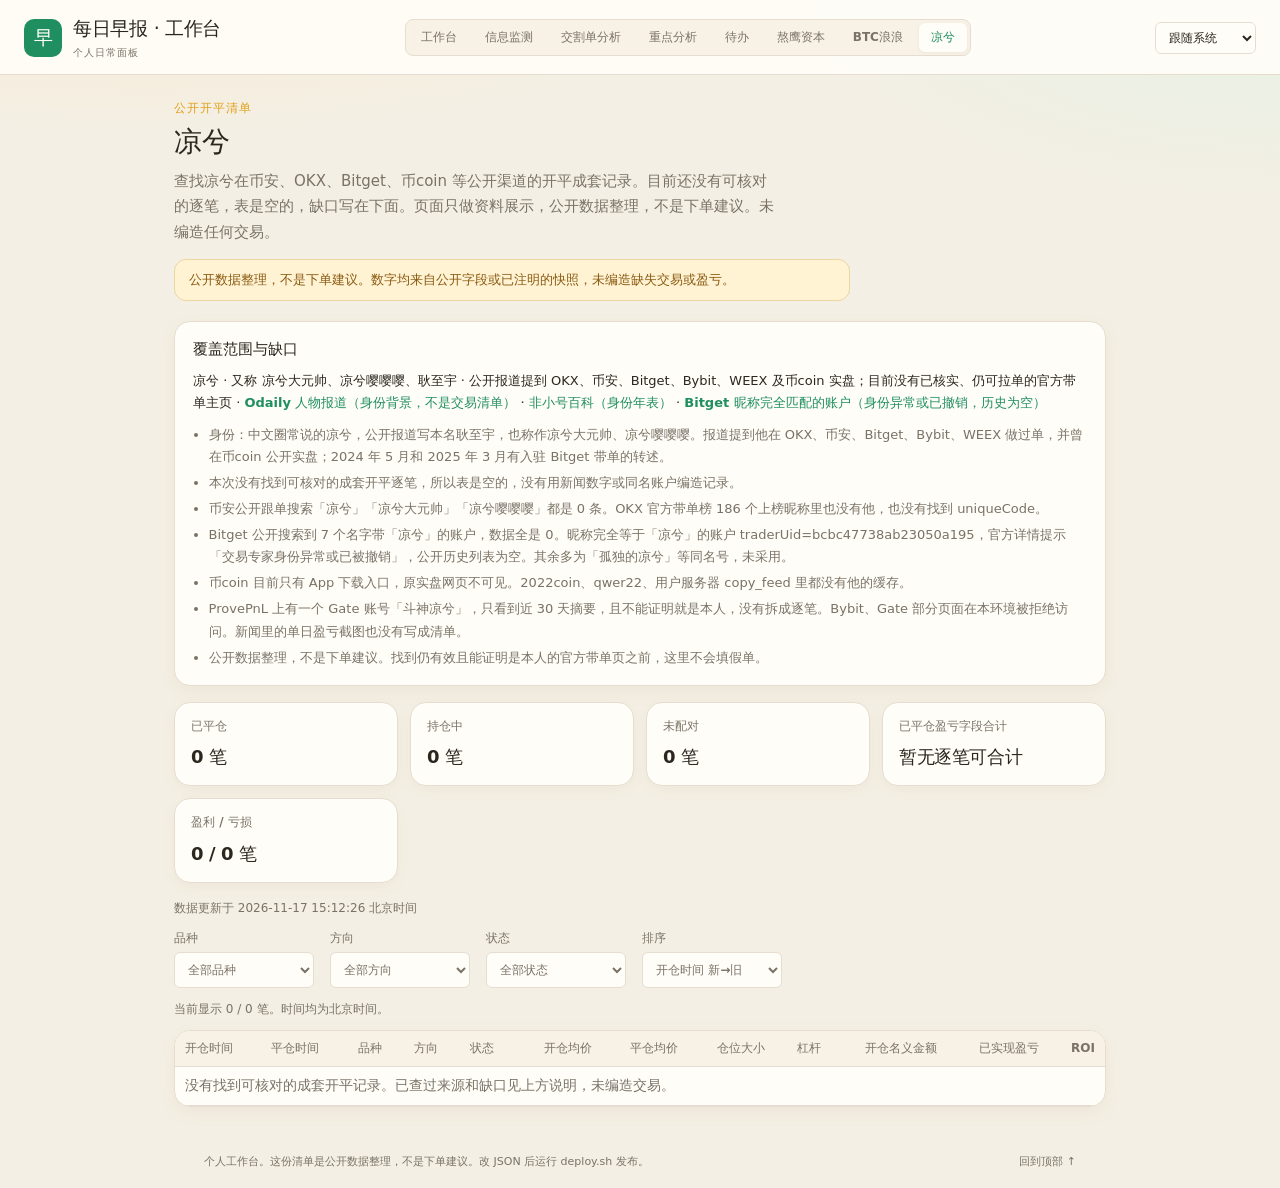
<file: liangxi.html>
<!doctype html>
<html lang="zh-CN">
<head>
  <meta charset="utf-8">
  <meta name="viewport" content="width=device-width, initial-scale=1">
  <meta name="color-scheme" content="light dark">
  <meta name="description" content="凉兮公开开平清单：目前未找到可核对的成套逐笔。公开数据整理，不是下单建议。">
  <title>凉兮 · 每日早报</title>
  <link rel="stylesheet" href="assets/style.css?v=ae3ec1edbc">
  <script src="assets/workbench.js?v=67a2a30baa" defer></script>
</head>
<body class="workbench" data-page="liangxi" id="top">
  <a class="skip-link" href="#main">跳至内容</a>
  <header class="topbar workbench-topbar" id="topbar">
    <div class="topbar-heading">
      <div class="brand"><span class="brand-mark" aria-hidden="true">早</span><div><h1>每日早报 <span>· 工作台</span></h1><p>个人日常面板</p></div></div>
      <nav class="page-nav" aria-label="站点导航"><a href="index.html" class="page-nav-link">工作台</a><a href="hotspots.html" class="page-nav-link">信息监测</a><a href="market.html" class="page-nav-link">交割单分析</a><a href="focus.html" class="page-nav-link">重点分析</a><a href="todos.html" class="page-nav-link">待办</a><a href="aoying.html" class="page-nav-link">熬鹰资本</a><a href="langlang.html" class="page-nav-link">BTC浪浪</a><a href="liangxi.html" class="page-nav-link is-active" aria-current="page">凉兮</a></nav>
      <div class="appearance-controls">
        <label class="theme-control"><span class="sr-only">页面主题</span><select id="theme-select" aria-label="页面主题"><option value="system">跟随系统</option><option value="light">浅色</option><option value="dark">深色</option></select></label>
      </div>
    </div>
  </header>
  <main class="dashboard workbench-main" id="main" tabindex="-1">
    <section class="wb-hero">
      <p class="wb-kicker">公开开平清单</p>
      <h2>凉兮</h2>
      <p class="wb-lead">查找凉兮在币安、OKX、Bitget、币coin 等公开渠道的开平成套记录。目前还没有可核对的逐笔，表是空的，缺口写在下面。页面只做资料展示，<strong>公开数据整理，不是下单建议</strong>。未编造任何交易。</p>
      <p class="aoying-disclaimer" role="note">公开数据整理，不是下单建议。数字均来自公开字段或已注明的快照，未编造缺失交易或盈亏。</p>
    </section>
    <section class="aoying-coverage" aria-labelledby="aoying-coverage-heading">
      <h3 id="aoying-coverage-heading">覆盖范围与缺口</h3>
      <p class="aoying-leader" id="aoying-leader"></p>
      <ul id="aoying-notes"></ul>
    </section>
    <section class="aoying-stats" id="aoying-stats" aria-label="清单统计"></section>
    <p class="wb-meta" id="aoying-updated"></p>
    <div class="wb-toolbar aoying-toolbar" aria-label="筛选与排序">
      <label class="aoying-field"><span>品种</span><select id="aoying-symbol" aria-label="按品种筛选"><option value="">全部品种</option></select></label>
      <label class="aoying-field"><span>方向</span><select id="aoying-side" aria-label="按方向筛选"><option value="">全部方向</option><option value="多">多</option><option value="空">空</option></select></label>
      <label class="aoying-field"><span>状态</span><select id="aoying-status" aria-label="按状态筛选"><option value="">全部状态</option><option value="已平仓">已平仓</option><option value="持仓中">持仓中</option><option value="未配对">未配对</option></select></label>
      <label class="aoying-field"><span>排序</span><select id="aoying-sort" aria-label="排序方式"><option value="opened_desc">开仓时间 新→旧</option><option value="opened_asc">开仓时间 旧→新</option><option value="pnl_desc">盈亏 高→低</option><option value="pnl_asc">盈亏 低→高</option></select></label>
    </div>
    <p class="wb-meta" id="aoying-count"></p>
    <div class="aoying-table-wrap">
      <table class="aoying-table" id="aoying-table" data-show-leverage="1">
        <thead>
          <tr>
            <th scope="col">开仓时间</th>
            <th scope="col">平仓时间</th>
            <th scope="col">品种</th>
            <th scope="col">方向</th>
            <th scope="col">状态</th>
            <th scope="col" class="num">开仓均价</th>
            <th scope="col" class="num">平仓均价</th>
            <th scope="col" class="num">仓位大小</th>
            <th scope="col" class="num">杠杆</th>
            <th scope="col" class="num">开仓名义金额</th>
            <th scope="col" class="num">已实现盈亏</th>
            <th scope="col" class="num">ROI</th>
          </tr>
        </thead>
        <tbody id="aoying-body"></tbody>
      </table>
    </div>
  </main>
  <footer class="footer"><p>个人工作台。这份清单是公开数据整理，不是下单建议。改 JSON 后运行 deploy.sh 发布。</p><a href="#top">回到顶部 ↑</a></footer>
  <script type="application/json" id="workbench-data">{"market": {"schema": "market-watch/v1", "updated_at": "2026-11-10T16:40:00+08:00", "sample": true, "items": [{"id": "mw-20261110-nvda", "created_at": "2026-11-10T16:20:00+08:00", "updated_at": "2026-11-10T16:40:00+08:00", "asset": "NVDA", "asset_name": "英伟达", "market": "stock", "currency": "USD", "user_view": {"author": "用户", "stated_at": "2026-11-10T16:20:00+08:00", "spot": 167, "target": 150, "direction": "down", "thesis": "看到英伟达跌到 167，认为还会继续跌到 150。这是一条示例观点，用来演示「记录观点 → 再分析 → 预定核实日 → 对照走势」的流程。"}, "bot_review": {"author": "市场观察", "reviewed_at": "2026-11-10T16:40:00+08:00", "summary": "结合当时新闻与推特情绪，短期确有调整压力，但 150 是更积极的看空目标，需观察能否放量跌破近期支撑。示例复盘：部分同意用户方向，但对目标位保留余地。", "stance": "partial", "sources": [{"type": "news", "title": "示例：芯片板块跟随大盘回撤的新闻摘要", "url": "", "note": "市场观察 bot 接入后，在此写入真实新闻来源。"}, {"type": "twitter", "title": "示例：推特上对 NVDA 回调的讨论", "url": "", "note": "接入后写入原帖链接。"}, {"type": "analysis", "title": "自身理解", "url": "", "note": "方向偏空，目标 150 需要时间和催化剂，先标记为部分同意。"}]}, "verify_on": "2026-11-20", "outcome": null}, {"id": "mw-20261028-btc", "created_at": "2026-10-28T09:30:00+08:00", "updated_at": "2026-11-04T20:10:00+08:00", "asset": "BTC", "asset_name": "比特币", "market": "crypto", "currency": "USD", "user_view": {"author": "用户", "stated_at": "2026-10-28T09:30:00+08:00", "spot": 114000, "target": 108000, "direction": "down", "thesis": "示例：认为一周转弱，先看 108000。"}, "bot_review": {"author": "市场观察", "reviewed_at": "2026-10-28T10:00:00+08:00", "summary": "示例复盘：当时同意回调方向，但认为 108000 可能略远，更可能在 110000 附近获得支撑。", "stance": "partial", "sources": [{"type": "analysis", "title": "自身理解", "url": "", "note": "示例数据，仅演示已核实状态。"}]}, "verify_on": "2026-11-04", "outcome": {"verified_at": "2026-11-04T20:10:00+08:00", "price": 110200, "result": "partial", "note": "核实日价格约 110200，方向对了，但未到用户目标 108000；介于两边判断之间，记为部分成立。此条为示例。"}}]}, "todos": {"schema": "todos/v1", "updated_at": "2026-11-11T21:08:28+08:00", "sample": false, "items": [{"id": "todo-20261111-trading", "title": "P0 · 每天交易与资讯（主线，不被别的事挤掉）", "status": "in_progress", "created_at": "2026-11-11T21:08:28+08:00", "updated_at": "2026-11-11T21:08:28+08:00", "due_on": "", "check_on": "2026-11-12", "plan": "这是每天的主线，自媒体和微信项目都排在它后面，不要占掉看盘和判断的时间。\n1. 起床后先看消息、资讯和行情，可以一边吃午饭一边看。\n2. 只记你自己的判断；有明确观点就发给我，我写到市场观察并定核实日。\n3. 交易决策你自己做，我不替你下单。\n4. 晚上核对时用一两句话带过今天看了什么、有没有要记下的观点。", "progress": "已列为每日主线。今晚先把整体安排理清，明天早上按这条开始对。", "updates": [{"at": "2026-11-11T21:08:28+08:00", "text": "用户说脑子比较乱，已把交易定为 P0 主线，写入待办并开始早晚核对。"}]}, {"id": "todo-20261111-wechat-test", "title": "P1 · 微信群机器人实测：先验证能不能稳定持续", "status": "open", "created_at": "2026-11-11T21:08:28+08:00", "updated_at": "2026-11-11T21:08:28+08:00", "due_on": "2026-11-25", "check_on": "2026-11-12", "plan": "朋友在等你判断这个项目能不能做下去，所以优先把「稳不稳」测清楚，而不是先加功能。代码已在 https://github.com/Brian-yyds/wechat-community-bot 。\n1. 只用家里 Windows 上的专用小号，不要登录大号或支付号。\n2. 按仓库里 tests/WINDOWS_MANUAL_TEST.md 安装并跑自检脚本。\n3. 先用只读模式跑，确认免打扰、折叠、未打开的群也能抓到，微信重启后能接着读。\n4. 只读稳定后再切自动回复，默认每小时不超过 40 条。\n5. 连续记 7 到 14 天观察表（tests/observation_log.csv），一出现风控信号就停。\n6. 把结果告诉我，再一起判断能不能稳定持续、怎么跟朋友交代。", "progress": "代码和方案已上台，真机还没测。下一步是你在 Windows 小号上按清单做第一次自检。", "updates": [{"at": "2026-11-11T21:08:28+08:00", "text": "用户确认还要核对机器人能否稳定持续。已列为 P1，等待 Windows 小号实测。"}]}, {"id": "todo-20261111-square", "title": "P2 · 先诊断币安广场：找出没互动的原因再改", "status": "open", "created_at": "2026-11-11T21:08:28+08:00", "updated_at": "2026-11-11T21:08:28+08:00", "due_on": "2026-11-16", "check_on": "2026-11-12", "plan": "广场已经在发，问题不是「有没有机器人」，而是几乎没点赞、浏览也很少，继续按原样堆 20 篇意义不大。先看数据，再改做法。\n1. 打开币安广场后台，把最近发出的帖按浏览、点赞、评论排一下。\n2. 找出那几条「有一丝浏览」的共同点：题材、结构、发布时间、要不要配图。\n3. 根据数据改结构或选题，必要时减少篇数，不要继续用同一模板堆量。\n4. 改完再连续看几天数据，再决定要不要维持每天 20 篇。\n5. 把后台数据或截图发给我，我帮你一起看。", "progress": "发帖链路已在跑，效果差。还没拿到后台数据，诊断未开始。", "updates": [{"at": "2026-11-11T21:08:28+08:00", "text": "用户反馈广场几乎没点赞、只有很少浏览。已把「先诊断再改」列为自媒体第一步。"}]}, {"id": "todo-20261111-twitter", "title": "P3 · 想清楚推特怎么做，再开始稳定更新", "status": "open", "created_at": "2026-11-11T21:08:28+08:00", "updated_at": "2026-11-11T21:08:28+08:00", "due_on": "2026-11-18", "check_on": "2026-11-13", "plan": "推特不是再找一个自动发帖机器人就能好，先把「为什么要转发」想清楚。可以和广场诊断并行想，但先不要铺量。\n1. 先写清账号定位：是分享可验证的交易判断，还是热点解读，还是别的。定位不清，转发率就会低。\n2. 只选 1 到 2 种别人愿意转发的内容，例如带结论的复盘、清晰的结构，而不是把广场日报原样搬过去。\n3. 定一个能坚持的频率，比如每天 1 到 3 条，不要和广场抢同一套流水线。\n4. 定位想清楚后，再让自媒体按这个方向改写。", "progress": "还没有明确方向。等你先想定位，或等广场诊断里看出什么内容更有人看。", "updates": [{"at": "2026-11-11T21:08:28+08:00", "text": "用户说推特分享率低、一直没头绪。已列为 P3：先定位，再更新。"}]}, {"id": "todo-20261111-douyin", "title": "P4 · 抖音先挂起，等广场和推特有可复用方法再启动", "status": "waiting", "created_at": "2026-11-11T21:08:28+08:00", "updated_at": "2026-11-11T21:08:28+08:00", "due_on": "", "check_on": "", "plan": "抖音要另做短视频，现在同时铺三条线会更乱。等广场改出有效结构、推特定好定位之后，再把已经验证过的题材改成短视频，而不是另起一套选题。到启动那天再拆具体步骤。", "progress": "已挂起，不启动日常更新。", "updates": [{"at": "2026-11-11T21:08:28+08:00", "text": "先挂起，避免和交易、微信实测、广场诊断抢精力。"}]}]}, "hotspots": {"latest_date": "2026-11-17", "counts": {"ai": 30, "crypto": 68, "stocks": 50}}, "aoying": {"schema": "aoying-capital/v1", "updated_at": "2026-11-17T14:44:52+08:00", "sample": false, "source_generated_at": "2026-11-17T13:32:24+08:00", "leader": {"name": "熬鹰资本", "square_username": "god_of_trader_tony", "portfolio_id": "5075281354358777856", "official_url": "https://www.binance.com/zh-CN/copy-trading/lead-details/5075281354358777856", "current_project_started_at": "2026-06-03T14:39:02+08:00", "closed_project_count": 9, "seen_closed_project_ids": ["5016601929582121472"]}, "stats": {"item_count": 109, "closed_count": 108, "open_count": 1, "win_count": 71, "loss_count": 37, "flat_count": 0, "official_closing_pnl_sum_usdt": "2445600.52", "official_closing_pnl_sum_note": "只是把官方 closingPnl 字段相加，未扣/加其他费用，也不等于账户总收益", "max_qty_ne_close_qty_count": 4, "closed_opened_from": "2026-07-17T23:03:47+08:00", "closed_opened_to": "2026-11-15T06:20:36+08:00", "closed_closed_from": "2026-07-20T23:58:36+08:00", "closed_closed_to": "2026-11-16T13:50:41+08:00"}, "coverage": {"disclaimer": "公开数据整理，不是下单建议。", "notes": ["用户美国服务器上的 copy_feed 只有近 7 天操作动态，没有完整历史开平配对。", "币安官方公开接口 lead-portfolio/position-history 提供 108 笔已平仓，每笔自带开平配对（同一 positionId），不是自行 FIFO 拼凑。", "官方不公开当前持仓列表（positionShow=false，open-positions 等路径 404）。清单中 1 笔持仓中的 NVDAUSDT 多单，是用官方成交加总后再与公开快照核对得出的，尚未平仓。", "当前项目从 2026-06-03 14:39:02（北京时间）开始；从该日起至最早官方平仓 2026-07-20 之间，以及此前已关闭的 9 个旧项目，公开源都没有完整开平。曾出现过的已关闭项目 ID 5016601929582121472 不是当前项目，不能再拉取其历史。", "网上聚合站没有比官方更早的完整逐笔开平。", "已平仓开仓时间 2026-07-17 23:03:47 至 2026-11-15 06:20:36，平仓时间 2026-07-20 23:58:36 至 2026-11-16 13:50:41（均为北京时间）。", "108 笔官方 closingPnl 合计 +2,445,600.52 USDT，只是字段相加，不等于账户总收益。已平仓中盈利 71 笔、亏损 37 笔。", "4 笔「最大持仓量 ≠ 平仓量」均按官方原文照录，未自行修正。", "持仓中 NVDAUSDT 多单的未实现盈亏是 2026-11-17 13:25:51（北京时间）的公开快照，会随行情变动，不是最终结算。"]}, "items": [{"symbol": "BTCUSDT", "side": "多", "status": "已平仓", "opened_at": "2026-11-15T06:20:36+08:00", "closed_at": "2026-11-16T13:50:41+08:00", "timezone": "Asia/Shanghai（UTC+8，北京时间）", "avg_open_price": "63881.19699864", "avg_close_price": "64558.60355798", "max_position_qty": "18.325", "close_qty": "18.325", "notional_open_usdt": "1170622.94", "leverage": "5", "margin_mode": "全仓", "realized_pnl_usdt": "11761.28439884", "official_roi_pct": "5.023515", "unrealized_pnl_usdt": null, "position_id": "1174111673122390016", "source": "币安公开接口 lead-portfolio/position-history（portfolioId=5075281354358777856）", "match_method": "官方仓位历史自带开平配对（同一positionId，非自行FIFO拼凑）", "note": "合约类型：UM", "max_qty_ne_close_qty": false}, {"symbol": "ZECUSDT", "side": "空", "status": "已平仓", "opened_at": "2026-11-14T21:03:59+08:00", "closed_at": "2026-11-15T06:14:26+08:00", "timezone": "Asia/Shanghai（UTC+8，北京时间）", "avg_open_price": "880.74231891", "avg_close_price": "836.83244417", "max_position_qty": "340.807", "close_qty": "340.807", "notional_open_usdt": "300163.15", "leverage": "10", "margin_mode": "全仓", "realized_pnl_usdt": "14834.05400587", "official_roi_pct": "49.41997", "unrealized_pnl_usdt": null, "position_id": "1173971595892981760", "source": "币安公开接口 lead-portfolio/position-history（portfolioId=5075281354358777856）", "match_method": "官方仓位历史自带开平配对（同一positionId，非自行FIFO拼凑）", "note": "合约类型：UM", "max_qty_ne_close_qty": false}, {"symbol": "NVDAUSDT", "side": "多", "status": "持仓中", "opened_at": "2026-11-14T02:51:37+08:00", "closed_at": null, "timezone": "Asia/Shanghai（UTC+8，北京时间）", "avg_open_price": "162.156452015790655935960647", "avg_close_price": null, "max_position_qty": "4407.29", "close_qty": null, "notional_open_usdt": "1720943.36", "leverage": "2", "margin_mode": "全仓", "realized_pnl_usdt": null, "official_roi_pct": null, "unrealized_pnl_usdt": "-18362.762304673928", "position_id": null, "source": "币安公开接口 lead-portfolio/order-history 加仓成交；当前数量/均价/浮盈核对于2022coin.com/api/public/traders/1；杠杆与保证金模式核对于qwer22.com仓位快照。官方position-history仅含已平仓。", "match_method": "持仓中：用官方订单流水在上一笔NVDA已平仓（2026-11-10 18:42:27）之后的开多成交加总；未做FIFO平仓配对", "note": "当前持仓，未匹配任何平仓，不要把后续无关平仓拼进来；开仓均价由官方订单流水四笔加仓加权得到：1624.71@162.711251（2026-11-14 02:51:37）+1582.28@162.7877509（02:51:48）+596.18@160.640408（2026-11-16 22:55:05）+604.12@160.5070381（22:55:19）；数量与均价与2022coin公开快照一致（4407.29 NVDA，开仓均价162.15645201579065）；杠杆2x、全仓来自qwer22同步的公开仓位快照（电报「熬鹰带单仓位信息推送」），官方公开接口不提供当前持仓（positionShow=false，open-positions接口404）；未实现盈亏与标记价来自2022coin快照，会随行情变动；快照时间2026-11-17T13:25:51.002239+08:00（已转写到备注，表内未实现盈亏不是最终结算）；快照标记价157.99 USDT；币安资料页lastTradeTime为2026-11-17 00:55:47（北京时间），晚于可见的最后一笔官方订单（2026-11-16 22:55:19）；公开订单/成交流水与第三方快照数量仍是4407.29，未见额外成交，未据此编造交易", "max_qty_ne_close_qty": false, "unrealized_pnl_snapshot_at": "2026-11-17T13:25:51.002239+08:00"}, {"symbol": "BTCUSDT", "side": "多", "status": "已平仓", "opened_at": "2026-11-13T14:01:11+08:00", "closed_at": "2026-11-13T21:38:50+08:00", "timezone": "Asia/Shanghai（UTC+8，北京时间）", "avg_open_price": "68108.64468558", "avg_close_price": "69984.80262856", "max_position_qty": "14.837", "close_qty": "14.837", "notional_open_usdt": "1010527.96", "leverage": "10", "margin_mode": "全仓", "realized_pnl_usdt": "27311.41351315", "official_roi_pct": "27.026875", "unrealized_pnl_usdt": null, "position_id": "1173502807485546496", "source": "币安公开接口 lead-portfolio/position-history（portfolioId=5075281354358777856）", "match_method": "官方仓位历史自带开平配对（同一positionId，非自行FIFO拼凑）", "note": "合约类型：UM", "max_qty_ne_close_qty": false}, {"symbol": "SPCXUSDT", "side": "空", "status": "已平仓", "opened_at": "2026-11-13T04:09:37+08:00", "closed_at": "2026-11-14T01:10:45+08:00", "timezone": "Asia/Shanghai（UTC+8，北京时间）", "avg_open_price": "140.30427247", "avg_close_price": "139.06164549", "max_position_qty": "1425.17", "close_qty": "1425.17", "notional_open_usdt": "199957.44", "leverage": "4", "margin_mode": "全仓", "realized_pnl_usdt": "1721.18670935", "official_roi_pct": "3.443106", "unrealized_pnl_usdt": null, "position_id": "1173353934255390720", "source": "币安公开接口 lead-portfolio/position-history（portfolioId=5075281354358777856）", "match_method": "官方仓位历史自带开平配对（同一positionId，非自行FIFO拼凑）", "note": "合约类型：UM", "max_qty_ne_close_qty": false}, {"symbol": "ZECUSDT", "side": "空", "status": "已平仓", "opened_at": "2026-11-11T15:28:02+08:00", "closed_at": "2026-11-13T14:04:03+08:00", "timezone": "Asia/Shanghai（UTC+8，北京时间）", "avg_open_price": "1000.32541836", "avg_close_price": "917.8120394", "max_position_qty": "399.789", "close_qty": "399.789", "notional_open_usdt": "399919.10", "leverage": "10", "margin_mode": "全仓", "realized_pnl_usdt": "32947.59947097", "official_roi_pct": "82.385661", "unrealized_pnl_usdt": null, "position_id": "1172799884573114368", "source": "币安公开接口 lead-portfolio/position-history（portfolioId=5075281354358777856）", "match_method": "官方仓位历史自带开平配对（同一positionId，非自行FIFO拼凑）", "note": "合约类型：UM", "max_qty_ne_close_qty": false}, {"symbol": "ETHUSDT", "side": "空", "status": "已平仓", "opened_at": "2026-11-10T22:38:53+08:00", "closed_at": "2026-11-13T10:19:42+08:00", "timezone": "Asia/Shanghai（UTC+8，北京时间）", "avg_open_price": "2084.25588149", "avg_close_price": "1997.54304038", "max_position_qty": "518.692", "close_qty": "518.692", "notional_open_usdt": "1081086.85", "leverage": "10", "margin_mode": "全仓", "realized_pnl_usdt": "44759.35333925", "official_roi_pct": "41.40218", "unrealized_pnl_usdt": null, "position_id": "1172545925266636800", "source": "币安公开接口 lead-portfolio/position-history（portfolioId=5075281354358777856）", "match_method": "官方仓位历史自带开平配对（同一positionId，非自行FIFO拼凑）", "note": "合约类型：UM", "max_qty_ne_close_qty": false}, {"symbol": "NVDAUSDT", "side": "多", "status": "已平仓", "opened_at": "2026-11-09T17:38:33+08:00", "closed_at": "2026-11-10T18:42:27+08:00", "timezone": "Asia/Shanghai（UTC+8，北京时间）", "avg_open_price": "175.369443", "avg_close_price": "180.1111154", "max_position_qty": "3481.88", "close_qty": "3481.88", "notional_open_usdt": "610615.36", "leverage": "3", "margin_mode": "全仓", "realized_pnl_usdt": "15977.2453342", "official_roi_pct": "7.849742", "unrealized_pnl_usdt": null, "position_id": "1172107957255110656", "source": "币安公开接口 lead-portfolio/position-history（portfolioId=5075281354358777856）", "match_method": "官方仓位历史自带开平配对（同一positionId，非自行FIFO拼凑）", "note": "合约类型：UM", "max_qty_ne_close_qty": false}, {"symbol": "SKHYNIXUSDT", "side": "多", "status": "已平仓", "opened_at": "2026-11-09T08:14:34+08:00", "closed_at": "2026-11-09T12:11:47+08:00", "timezone": "Asia/Shanghai（UTC+8，北京时间）", "avg_open_price": "840.0772082", "avg_close_price": "868.81296065", "max_position_qty": "238.09", "close_qty": "238.09", "notional_open_usdt": "200013.98", "leverage": "2", "margin_mode": "全仓", "realized_pnl_usdt": "6459.41769385", "official_roi_pct": "6.458966", "unrealized_pnl_usdt": null, "position_id": "1171966025291890688", "source": "币安公开接口 lead-portfolio/position-history（portfolioId=5075281354358777856）", "match_method": "官方仓位历史自带开平配对（同一positionId，非自行FIFO拼凑）", "note": "合约类型：UM", "max_qty_ne_close_qty": false}, {"symbol": "ETHUSDT", "side": "多", "status": "已平仓", "opened_at": "2026-11-09T06:07:42+08:00", "closed_at": "2026-11-09T07:14:13+08:00", "timezone": "Asia/Shanghai（UTC+8，北京时间）", "avg_open_price": "2111.39041709", "avg_close_price": "2155.20216472", "max_position_qty": "224.532", "close_qty": "224.532", "notional_open_usdt": "474074.71", "leverage": "5", "margin_mode": "全仓", "realized_pnl_usdt": "9597.64267838", "official_roi_pct": "10.1225", "unrealized_pnl_usdt": null, "position_id": "1171934097364844544", "source": "币安公开接口 lead-portfolio/position-history（portfolioId=5075281354358777856）", "match_method": "官方仓位历史自带开平配对（同一positionId，非自行FIFO拼凑）", "note": "合约类型：UM", "max_qty_ne_close_qty": false}, {"symbol": "ETHUSDT", "side": "空", "status": "已平仓", "opened_at": "2026-11-08T00:29:47+08:00", "closed_at": "2026-11-09T05:55:57+08:00", "timezone": "Asia/Shanghai（UTC+8，北京时间）", "avg_open_price": "2235.3339563", "avg_close_price": "2112.61846966", "max_position_qty": "336.082", "close_qty": "336.082", "notional_open_usdt": "751255.51", "leverage": "5", "margin_mode": "全仓", "realized_pnl_usdt": "41032.50556448", "official_roi_pct": "27.309287", "unrealized_pnl_usdt": null, "position_id": "1171486670581235712", "source": "币安公开接口 lead-portfolio/position-history（portfolioId=5075281354358777856）", "match_method": "官方仓位历史自带开平配对（同一positionId，非自行FIFO拼凑）", "note": "合约类型：UM", "max_qty_ne_close_qty": false}, {"symbol": "BTCUSDT", "side": "多", "status": "已平仓", "opened_at": "2026-11-06T17:06:55+08:00", "closed_at": "2026-11-06T20:50:06+08:00", "timezone": "Asia/Shanghai（UTC+8，北京时间）", "avg_open_price": "75881.6", "avg_close_price": "76063.2844296", "max_position_qty": "9.73", "close_qty": "9.73", "notional_open_usdt": "738327.97", "leverage": "5", "margin_mode": "全仓", "realized_pnl_usdt": "1398.18356901", "official_roi_pct": "0.946858", "unrealized_pnl_usdt": null, "position_id": "1171012833779482624", "source": "币安公开接口 lead-portfolio/position-history（portfolioId=5075281354358777856）", "match_method": "官方仓位历史自带开平配对（同一positionId，非自行FIFO拼凑）", "note": "合约类型：UM", "max_qty_ne_close_qty": false}, {"symbol": "ETHUSDT", "side": "空", "status": "已平仓", "opened_at": "2026-11-05T03:03:43+08:00", "closed_at": "2026-11-06T03:14:46+08:00", "timezone": "Asia/Shanghai（UTC+8，北京时间）", "avg_open_price": "2416.28298053", "avg_close_price": "2254.78000899", "max_position_qty": "5864.113", "close_qty": "5864.113", "notional_open_usdt": "14169356.44", "leverage": "20", "margin_mode": "全仓", "realized_pnl_usdt": "941979.09814714", "official_roi_pct": "132.960039", "unrealized_pnl_usdt": null, "position_id": "1170438245135777792", "source": "币安公开接口 lead-portfolio/position-history（portfolioId=5075281354358777856）", "match_method": "官方仓位历史自带开平配对（同一positionId，非自行FIFO拼凑）", "note": "合约类型：UM", "max_qty_ne_close_qty": false}, {"symbol": "MUUSDT", "side": "多", "status": "已平仓", "opened_at": "2026-11-04T13:53:24+08:00", "closed_at": "2026-11-05T03:03:20+08:00", "timezone": "Asia/Shanghai（UTC+8，北京时间）", "avg_open_price": "853.98194388", "avg_close_price": "805.17860024", "max_position_qty": "5891.51", "close_qty": "5891.51", "notional_open_usdt": "5031243.16", "leverage": "5", "margin_mode": "全仓", "realized_pnl_usdt": "-293549.57688282", "official_roi_pct": "-29.172668", "unrealized_pnl_usdt": null, "position_id": "1170239357133094912", "source": "币安公开接口 lead-portfolio/position-history（portfolioId=5075281354358777856）", "match_method": "官方仓位历史自带开平配对（同一positionId，非自行FIFO拼凑）", "note": "合约类型：UM", "max_qty_ne_close_qty": false}, {"symbol": "ETHUSDT", "side": "空", "status": "已平仓", "opened_at": "2026-10-30T16:26:48+08:00", "closed_at": "2026-11-04T13:51:46+08:00", "timezone": "Asia/Shanghai（UTC+8，北京时间）", "avg_open_price": "2242.25387813", "avg_close_price": "2297.34103937", "max_position_qty": "5385.747", "close_qty": "5385.747", "notional_open_usdt": "12076212.10", "leverage": "10", "margin_mode": "全仓", "realized_pnl_usdt": "-301829.55090403", "official_roi_pct": "-24.993727", "unrealized_pnl_usdt": null, "position_id": "1168466021415747584", "source": "币安公开接口 lead-portfolio/position-history（portfolioId=5075281354358777856）", "match_method": "官方仓位历史自带开平配对（同一positionId，非自行FIFO拼凑）", "note": "合约类型：UM", "max_qty_ne_close_qty": false}, {"symbol": "SNDKUSDT", "side": "多", "status": "已平仓", "opened_at": "2026-10-30T10:38:20+08:00", "closed_at": "2026-10-30T15:44:44+08:00", "timezone": "Asia/Shanghai（UTC+8，北京时间）", "avg_open_price": "1287.67953712", "avg_close_price": "1294.03115998", "max_position_qty": "503.37", "close_qty": "503.37", "notional_open_usdt": "648179.25", "leverage": "2", "margin_mode": "全仓", "realized_pnl_usdt": "3034.7719361", "official_roi_pct": "0.936398", "unrealized_pnl_usdt": null, "position_id": "1168378324768620544", "source": "币安公开接口 lead-portfolio/position-history（portfolioId=5075281354358777856）", "match_method": "官方仓位历史自带开平配对（同一positionId，非自行FIFO拼凑）", "note": "合约类型：UM", "max_qty_ne_close_qty": false}, {"symbol": "ETHUSDT", "side": "空", "status": "已平仓", "opened_at": "2026-10-30T05:00:29+08:00", "closed_at": "2026-10-30T10:18:35+08:00", "timezone": "Asia/Shanghai（UTC+8，北京时间）", "avg_open_price": "2270.77288504", "avg_close_price": "2209.55125907", "max_position_qty": "4192.46", "close_qty": "4192.46", "notional_open_usdt": "9520124.49", "leverage": "20", "margin_mode": "全仓", "realized_pnl_usdt": "251567.84547349", "official_roi_pct": "52.849696", "unrealized_pnl_usdt": null, "position_id": "1168293302732685312", "source": "币安公开接口 lead-portfolio/position-history（portfolioId=5075281354358777856）", "match_method": "官方仓位历史自带开平配对（同一positionId，非自行FIFO拼凑）", "note": "合约类型：UM", "max_qty_ne_close_qty": false}, {"symbol": "HYPEUSDT", "side": "空", "status": "已平仓", "opened_at": "2026-10-30T03:00:51+08:00", "closed_at": "2026-10-30T04:49:06+08:00", "timezone": "Asia/Shanghai（UTC+8，北京时间）", "avg_open_price": "93.92516851", "avg_close_price": "92.24742863", "max_position_qty": "29261.8", "close_qty": "29261.8", "notional_open_usdt": "2748419.50", "leverage": "5", "margin_mode": "全仓", "realized_pnl_usdt": "47852.57803971", "official_roi_pct": "8.705472", "unrealized_pnl_usdt": null, "position_id": "1168263195141963776", "source": "币安公开接口 lead-portfolio/position-history（portfolioId=5075281354358777856）", "match_method": "官方仓位历史自带开平配对（同一positionId，非自行FIFO拼凑）", "note": "合约类型：UM", "max_qty_ne_close_qty": false}, {"symbol": "ETHUSDT", "side": "多", "status": "已平仓", "opened_at": "2026-10-29T01:50:28+08:00", "closed_at": "2026-10-30T02:38:44+08:00", "timezone": "Asia/Shanghai（UTC+8，北京时间）", "avg_open_price": "2348.73049606", "avg_close_price": "2328.30054822", "max_position_qty": "4475.955", "close_qty": "4475.955", "notional_open_usdt": "10512812.01", "leverage": "10", "margin_mode": "全仓", "realized_pnl_usdt": "-98420.95415287", "official_roi_pct": "-9.362", "unrealized_pnl_usdt": null, "position_id": "1167883097586892800", "source": "币安公开接口 lead-portfolio/position-history（portfolioId=5075281354358777856）", "match_method": "官方仓位历史自带开平配对（同一positionId，非自行FIFO拼凑）", "note": "合约类型：UM", "max_qty_ne_close_qty": false}, {"symbol": "ETHUSDT", "side": "空", "status": "已平仓", "opened_at": "2026-10-24T06:56:07+08:00", "closed_at": "2026-10-25T02:30:22+08:00", "timezone": "Asia/Shanghai（UTC+8，北京时间）", "avg_open_price": "2355.70973802", "avg_close_price": "2333.54652013", "max_position_qty": "1595.645", "close_qty": "1595.645", "notional_open_usdt": "3758876.46", "leverage": "15", "margin_mode": "全仓", "realized_pnl_usdt": "33671.35681634", "official_roi_pct": "13.436737", "unrealized_pnl_usdt": null, "position_id": "1166148075372773376", "source": "币安公开接口 lead-portfolio/position-history（portfolioId=5075281354358777856）", "match_method": "官方仓位历史自带开平配对（同一positionId，非自行FIFO拼凑）", "note": "合约类型：UM", "max_qty_ne_close_qty": false}, {"symbol": "SNDKUSDT", "side": "多", "status": "已平仓", "opened_at": "2026-10-23T11:51:38+08:00", "closed_at": "2026-10-29T00:25:34+08:00", "timezone": "Asia/Shanghai（UTC+8，北京时间）", "avg_open_price": "1293.71076002", "avg_close_price": "1349.14623959", "max_position_qty": "3429.23", "close_qty": "3429.23", "notional_open_usdt": "4436431.75", "leverage": "3", "margin_mode": "全仓", "realized_pnl_usdt": "186510.58007312", "official_roi_pct": "12.612202", "unrealized_pnl_usdt": null, "position_id": "1165860059064401920", "source": "币安公开接口 lead-portfolio/position-history（portfolioId=5075281354358777856）", "match_method": "官方仓位历史自带开平配对（同一positionId，非自行FIFO拼凑）", "note": "合约类型：UM", "max_qty_ne_close_qty": false}, {"symbol": "BTCUSDT", "side": "空", "status": "已平仓", "opened_at": "2026-10-10T01:22:51+08:00", "closed_at": "2026-10-23T11:50:51+08:00", "timezone": "Asia/Shanghai（UTC+8，北京时间）", "avg_open_price": "82563.15511683", "avg_close_price": "81934.27588451", "max_position_qty": "96.212", "close_qty": "96.212", "notional_open_usdt": "7943566.28", "leverage": "10", "margin_mode": "全仓", "realized_pnl_usdt": "68730.96758457", "official_roi_pct": "8.652406", "unrealized_pnl_usdt": null, "position_id": "1160990775632822272", "source": "币安公开接口 lead-portfolio/position-history（portfolioId=5075281354358777856）", "match_method": "官方仓位历史自带开平配对（同一positionId，非自行FIFO拼凑）", "note": "合约类型：UM", "max_qty_ne_close_qty": false}, {"symbol": "ZECUSDT", "side": "多", "status": "已平仓", "opened_at": "2026-10-09T00:10:20+08:00", "closed_at": "2026-10-10T01:14:10+08:00", "timezone": "Asia/Shanghai（UTC+8，北京时间）", "avg_open_price": "1138.61115366", "avg_close_price": "1213.28554016", "max_position_qty": "2620.625", "close_qty": "2620.625", "notional_open_usdt": "2983872.85", "leverage": "5", "margin_mode": "全仓", "realized_pnl_usdt": "193650.22775287", "official_roi_pct": "32.449477", "unrealized_pnl_usdt": null, "position_id": "1160610141676601344", "source": "币安公开接口 lead-portfolio/position-history（portfolioId=5075281354358777856）", "match_method": "官方仓位历史自带开平配对（同一positionId，非自行FIFO拼凑）", "note": "合约类型：UM", "max_qty_ne_close_qty": false}, {"symbol": "CRCLUSDT", "side": "空", "status": "已平仓", "opened_at": "2026-10-07T19:45:12+08:00", "closed_at": "2026-10-08T19:24:21+08:00", "timezone": "Asia/Shanghai（UTC+8，北京时间）", "avg_open_price": "80.7006955", "avg_close_price": "80.0040863", "max_position_qty": "13621.83", "close_qty": "13621.83", "notional_open_usdt": "1099291.15", "leverage": "5", "margin_mode": "全仓", "realized_pnl_usdt": "9464.9436372", "official_roi_pct": "4.305021", "unrealized_pnl_usdt": null, "position_id": "1160181028549656576", "source": "币安公开接口 lead-portfolio/position-history（portfolioId=5075281354358777856）", "match_method": "官方仓位历史自带开平配对（同一positionId，非自行FIFO拼凑）", "note": "合约类型：UM", "max_qty_ne_close_qty": false}, {"symbol": "ZECUSDT", "side": "多", "status": "已平仓", "opened_at": "2026-10-02T12:27:30+08:00", "closed_at": "2026-10-05T23:08:21+08:00", "timezone": "Asia/Shanghai（UTC+8，北京时间）", "avg_open_price": "1375.98548686", "avg_close_price": "1305.818245", "max_position_qty": "3059.785", "close_qty": "3059.785", "notional_open_usdt": "4210219.75", "leverage": "5", "margin_mode": "全仓", "realized_pnl_usdt": "-220189.32487829", "official_roi_pct": "-26.149386", "unrealized_pnl_usdt": null, "position_id": "1158258938674249728", "source": "币安公开接口 lead-portfolio/position-history（portfolioId=5075281354358777856）", "match_method": "官方仓位历史自带开平配对（同一positionId，非自行FIFO拼凑）", "note": "合约类型：UM", "max_qty_ne_close_qty": false}, {"symbol": "BTCUSDT", "side": "空", "status": "已平仓", "opened_at": "2026-10-01T21:46:38+08:00", "closed_at": "2026-10-02T12:19:53+08:00", "timezone": "Asia/Shanghai（UTC+8，北京时间）", "avg_open_price": "83851.2990476", "avg_close_price": "85803.46356724", "max_position_qty": "50.504", "close_qty": "50.504", "notional_open_usdt": "4234826.01", "leverage": "10", "margin_mode": "全仓", "realized_pnl_usdt": "-100322.24283106", "official_roi_pct": "-23.689814", "unrealized_pnl_usdt": null, "position_id": "1158037261663174656", "source": "币安公开接口 lead-portfolio/position-history（portfolioId=5075281354358777856）", "match_method": "官方仓位历史自带开平配对（同一positionId，非自行FIFO拼凑）", "note": "合约类型：UM", "max_qty_ne_close_qty": false}, {"symbol": "CLUSDT", "side": "空", "status": "已平仓", "opened_at": "2026-09-29T00:32:16+08:00", "closed_at": "2026-10-01T15:25:26+08:00", "timezone": "Asia/Shanghai（UTC+8，北京时间）", "avg_open_price": "92.85474913", "avg_close_price": "92.16622984", "max_position_qty": "21535", "close_qty": "21535", "notional_open_usdt": "1999627.02", "leverage": "5", "margin_mode": "全仓", "realized_pnl_usdt": "13710.56276562", "official_roi_pct": "3.42828", "unrealized_pnl_usdt": null, "position_id": "1156991779402776576", "source": "币安公开接口 lead-portfolio/position-history（portfolioId=5075281354358777856）", "match_method": "官方仓位历史自带开平配对（同一positionId，非自行FIFO拼凑）", "note": "合约类型：UM", "max_qty_ne_close_qty": false}, {"symbol": "BTCUSDT", "side": "空", "status": "已平仓", "opened_at": "2026-09-28T03:00:30+08:00", "closed_at": "2026-09-29T00:30:08+08:00", "timezone": "Asia/Shanghai（UTC+8，北京时间）", "avg_open_price": "84534.52009849", "avg_close_price": "83979.1536131", "max_position_qty": "46.705", "close_qty": "46.705", "notional_open_usdt": "3948184.76", "leverage": "10", "margin_mode": "全仓", "realized_pnl_usdt": "24161.00642638", "official_roi_pct": "6.119522", "unrealized_pnl_usdt": null, "position_id": "1156666697451143168", "source": "币安公开接口 lead-portfolio/position-history（portfolioId=5075281354358777856）", "match_method": "官方仓位历史自带开平配对（同一positionId，非自行FIFO拼凑）", "note": "合约类型：UM", "max_qty_ne_close_qty": false}, {"symbol": "ZECUSDT", "side": "多", "status": "已平仓", "opened_at": "2026-09-25T02:10:01+08:00", "closed_at": "2026-09-26T01:29:50+08:00", "timezone": "Asia/Shanghai（UTC+8，北京时间）", "avg_open_price": "1563.53627566", "avg_close_price": "1547.09489601", "max_position_qty": "597.44", "close_qty": "597.44", "notional_open_usdt": "934119.11", "leverage": "3", "margin_mode": "全仓", "realized_pnl_usdt": "-10501.15359642", "official_roi_pct": "-3.372531", "unrealized_pnl_usdt": null, "position_id": "1155566827826937856", "source": "币安公开接口 lead-portfolio/position-history（portfolioId=5075281354358777856）", "match_method": "官方仓位历史自带开平配对（同一positionId，非自行FIFO拼凑）", "note": "合约类型：UM", "max_qty_ne_close_qty": false}, {"symbol": "ONDOUSDT", "side": "多", "status": "已平仓", "opened_at": "2026-09-24T22:10:14+08:00", "closed_at": "2026-09-25T02:26:40+08:00", "timezone": "Asia/Shanghai（UTC+8，北京时间）", "avg_open_price": "0.50114056", "avg_close_price": "0.51028066", "max_position_qty": "971167.7", "close_qty": "971167.7", "notional_open_usdt": "486691.53", "leverage": "2", "margin_mode": "全仓", "realized_pnl_usdt": "8607.06374711", "official_roi_pct": "3.536968", "unrealized_pnl_usdt": null, "position_id": "1155506487198056448", "source": "币安公开接口 lead-portfolio/position-history（portfolioId=5075281354358777856）", "match_method": "官方仓位历史自带开平配对（同一positionId，非自行FIFO拼凑）", "note": "合约类型：UM", "max_qty_ne_close_qty": false}, {"symbol": "SNDKUSDT", "side": "空", "status": "已平仓", "opened_at": "2026-09-23T22:07:37+08:00", "closed_at": "2026-09-24T21:47:58+08:00", "timezone": "Asia/Shanghai（UTC+8，北京时间）", "avg_open_price": "1847.20312924", "avg_close_price": "1802.12317328", "max_position_qty": "595", "close_qty": "595", "notional_open_usdt": "1099085.86", "leverage": "3", "margin_mode": "全仓", "realized_pnl_usdt": "26551.15515726", "official_roi_pct": "7.247246", "unrealized_pnl_usdt": null, "position_id": "1155143441300684800", "source": "币安公开接口 lead-portfolio/position-history（portfolioId=5075281354358777856）", "match_method": "官方仓位历史自带开平配对（同一positionId，非自行FIFO拼凑）", "note": "合约类型：UM", "max_qty_ne_close_qty": false}, {"symbol": "ETHUSDT", "side": "多", "status": "已平仓", "opened_at": "2026-09-23T11:40:41+08:00", "closed_at": "2026-09-23T19:38:45+08:00", "timezone": "Asia/Shanghai（UTC+8，北京时间）", "avg_open_price": "2776.78840277", "avg_close_price": "2721.02762712", "max_position_qty": "711.223", "close_qty": "711.223", "notional_open_usdt": "1974915.78", "leverage": "5", "margin_mode": "全仓", "realized_pnl_usdt": "-40722.90586053", "official_roi_pct": "-10.310036", "unrealized_pnl_usdt": null, "position_id": "1154985665995833344", "source": "币安公开接口 lead-portfolio/position-history（portfolioId=5075281354358777856）", "match_method": "官方仓位历史自带开平配对（同一positionId，非自行FIFO拼凑）", "note": "合约类型：UM", "max_qty_ne_close_qty": false}, {"symbol": "1000PEPEUSDT", "side": "多", "status": "已平仓", "opened_at": "2026-09-21T22:58:21+08:00", "closed_at": "2026-09-22T16:37:47+08:00", "timezone": "Asia/Shanghai（UTC+8，北京时间）", "avg_open_price": "0.00474884", "avg_close_price": "0.00504545", "max_position_qty": "152419889", "close_qty": "152419889", "notional_open_usdt": "723817.67", "leverage": "2", "margin_mode": "全仓", "realized_pnl_usdt": "43809.94189574", "official_roi_pct": "12.105251", "unrealized_pnl_usdt": null, "position_id": "1154431430728187904", "source": "币安公开接口 lead-portfolio/position-history（portfolioId=5075281354358777856）", "match_method": "官方仓位历史自带开平配对（同一positionId，非自行FIFO拼凑）", "note": "合约类型：UM", "max_qty_ne_close_qty": false}, {"symbol": "BTCUSDT", "side": "空", "status": "已平仓", "opened_at": "2026-09-21T14:44:24+08:00", "closed_at": "2026-09-21T17:26:22+08:00", "timezone": "Asia/Shanghai（UTC+8，北京时间）", "avg_open_price": "81471.8885333", "avg_close_price": "84298.31710581", "max_position_qty": "26.529", "close_qty": "26.529", "notional_open_usdt": "2161367.73", "leverage": "5", "margin_mode": "全仓", "realized_pnl_usdt": "-75865.01137978", "official_roi_pct": "-17.550232", "unrealized_pnl_usdt": null, "position_id": "1154307126338355200", "source": "币安公开接口 lead-portfolio/position-history（portfolioId=5075281354358777856）", "match_method": "官方仓位历史自带开平配对（同一positionId，非自行FIFO拼凑）", "note": "合约类型：UM", "max_qty_ne_close_qty": false}, {"symbol": "ZAMAUSDT", "side": "多", "status": "已平仓", "opened_at": "2026-09-19T16:37:26+08:00", "closed_at": "2026-09-21T12:50:21+08:00", "timezone": "Asia/Shanghai（UTC+8，北京时间）", "avg_open_price": "0.07312669", "avg_close_price": "0.08823872", "max_position_qty": "4989469", "close_qty": "4989469", "notional_open_usdt": "364863.35", "leverage": "2", "margin_mode": "全仓", "realized_pnl_usdt": "75073.15371869", "official_roi_pct": "41.151382", "unrealized_pnl_usdt": null, "position_id": "1153610795630297088", "source": "币安公开接口 lead-portfolio/position-history（portfolioId=5075281354358777856）", "match_method": "官方仓位历史自带开平配对（同一positionId，非自行FIFO拼凑）", "note": "合约类型：UM", "max_qty_ne_close_qty": false}, {"symbol": "UNIUSDT", "side": "多", "status": "已平仓", "opened_at": "2026-09-18T11:15:51+08:00", "closed_at": "2026-09-21T00:44:53+08:00", "timezone": "Asia/Shanghai（UTC+8，北京时间）", "avg_open_price": "8.31107768", "avg_close_price": "8.84727523", "max_position_qty": "40356", "close_qty": "40356", "notional_open_usdt": "335401.85", "leverage": "2", "margin_mode": "全仓", "realized_pnl_usdt": "21188.0646468", "official_roi_pct": "12.634435", "unrealized_pnl_usdt": null, "position_id": "1153167475657506816", "source": "币安公开接口 lead-portfolio/position-history（portfolioId=5075281354358777856）", "match_method": "官方仓位历史自带开平配对（同一positionId，非自行FIFO拼凑）", "note": "合约类型：UM", "max_qty_ne_close_qty": false}, {"symbol": "BTCUSDT", "side": "空", "status": "已平仓", "opened_at": "2026-09-17T01:38:52+08:00", "closed_at": "2026-09-18T11:11:39+08:00", "timezone": "Asia/Shanghai（UTC+8，北京时间）", "avg_open_price": "75945.86581629", "avg_close_price": "77094.74441432", "max_position_qty": "30.614", "close_qty": "30.614", "notional_open_usdt": "2325006.74", "leverage": "10", "margin_mode": "全仓", "realized_pnl_usdt": "-35666.02160762", "official_roi_pct": "-15.340179", "unrealized_pnl_usdt": null, "position_id": "1152659885206896640", "source": "币安公开接口 lead-portfolio/position-history（portfolioId=5075281354358777856）", "match_method": "官方仓位历史自带开平配对（同一positionId，非自行FIFO拼凑）", "note": "合约类型：UM", "max_qty_ne_close_qty": false}, {"symbol": "ZECUSDT", "side": "多", "status": "已平仓", "opened_at": "2026-09-16T21:37:08+08:00", "closed_at": "2026-09-16T22:13:34+08:00", "timezone": "Asia/Shanghai（UTC+8，北京时间）", "avg_open_price": "1237.16", "avg_close_price": "1245.59410212", "max_position_qty": "173.849", "close_qty": "173.849", "notional_open_usdt": "215079.03", "leverage": "5", "margin_mode": "全仓", "realized_pnl_usdt": "1397.5274275", "official_roi_pct": "3.248869", "unrealized_pnl_usdt": null, "position_id": "1152599053794115584", "source": "币安公开接口 lead-portfolio/position-history（portfolioId=5075281354358777856）", "match_method": "官方仓位历史自带开平配对（同一positionId，非自行FIFO拼凑）", "note": "合约类型：UM", "max_qty_ne_close_qty": false}, {"symbol": "ETHUSDT", "side": "空", "status": "已平仓", "opened_at": "2026-09-15T12:00:44+08:00", "closed_at": "2026-09-16T19:43:41+08:00", "timezone": "Asia/Shanghai（UTC+8，北京时间）", "avg_open_price": "2491.00360448", "avg_close_price": "2414.92300697", "max_position_qty": "1468.177", "close_qty": "1468.177", "notional_open_usdt": "3657234.20", "leverage": "4", "margin_mode": "全仓", "realized_pnl_usdt": "109605.07118476", "official_roi_pct": "11.987755", "unrealized_pnl_usdt": null, "position_id": "1152091608449646592", "source": "币安公开接口 lead-portfolio/position-history（portfolioId=5075281354358777856）", "match_method": "官方仓位历史自带开平配对（同一positionId，非自行FIFO拼凑）", "note": "合约类型：UM", "max_qty_ne_close_qty": false}, {"symbol": "ETHUSDT", "side": "多", "status": "已平仓", "opened_at": "2026-09-14T16:07:53+08:00", "closed_at": "2026-09-14T21:08:40+08:00", "timezone": "Asia/Shanghai（UTC+8，北京时间）", "avg_open_price": "2520.7712261", "avg_close_price": "2488.98913819", "max_position_qty": "357.027", "close_qty": "357.027", "notional_open_usdt": "899983.39", "leverage": "6", "margin_mode": "全仓", "realized_pnl_usdt": "-11725.91185488", "official_roi_pct": "-7.817418", "unrealized_pnl_usdt": null, "position_id": "1151791420157820928", "source": "币安公开接口 lead-portfolio/position-history（portfolioId=5075281354358777856）", "match_method": "官方仓位历史自带开平配对（同一positionId，非自行FIFO拼凑）", "note": "合约类型：UM", "max_qty_ne_close_qty": false}, {"symbol": "CLUSDT", "side": "空", "status": "已平仓", "opened_at": "2026-09-14T16:04:14+08:00", "closed_at": "2026-09-15T13:17:24+08:00", "timezone": "Asia/Shanghai（UTC+8，北京时间）", "avg_open_price": "98.62331686", "avg_close_price": "98.76883461", "max_position_qty": "9125.61", "close_qty": "9125.61", "notional_open_usdt": "899997.93", "leverage": "10", "margin_mode": "全仓", "realized_pnl_usdt": "-6884.09286029", "official_roi_pct": "-7.649009", "unrealized_pnl_usdt": null, "position_id": "1151790500267261952", "source": "币安公开接口 lead-portfolio/position-history（portfolioId=5075281354358777856）", "match_method": "官方仓位历史自带开平配对（同一positionId，非自行FIFO拼凑）", "note": "合约类型：UM", "max_qty_ne_close_qty": false}, {"symbol": "SKHYNIXUSDT", "side": "多", "status": "已平仓", "opened_at": "2026-09-14T09:08:04+08:00", "closed_at": "2026-09-14T16:03:42+08:00", "timezone": "Asia/Shanghai（UTC+8，北京时间）", "avg_open_price": "1270.95328248", "avg_close_price": "1265.83402419", "max_position_qty": "610.88", "close_qty": "610.88", "notional_open_usdt": "776399.94", "leverage": "2", "margin_mode": "全仓", "realized_pnl_usdt": "-4370.48073622", "official_roi_pct": "-1.125832", "unrealized_pnl_usdt": null, "position_id": "1151685768865480704", "source": "币安公开接口 lead-portfolio/position-history（portfolioId=5075281354358777856）", "match_method": "官方仓位历史自带开平配对（同一positionId，非自行FIFO拼凑）", "note": "合约类型：UM", "max_qty_ne_close_qty": false}, {"symbol": "ETHUSDT", "side": "空", "status": "已平仓", "opened_at": "2026-09-11T22:47:58+08:00", "closed_at": "2026-09-14T08:08:11+08:00", "timezone": "Asia/Shanghai（UTC+8，北京时间）", "avg_open_price": "2603.4137026", "avg_close_price": "2513.65779562", "max_position_qty": "1111.578", "close_qty": "1111.578", "notional_open_usdt": "2893897.40", "leverage": "5", "margin_mode": "全仓", "realized_pnl_usdt": "98744.2086446", "official_roi_pct": "17.060765", "unrealized_pnl_usdt": null, "position_id": "1150804939675107328", "source": "币安公开接口 lead-portfolio/position-history（portfolioId=5075281354358777856）", "match_method": "官方仓位历史自带开平配对（同一positionId，非自行FIFO拼凑）", "note": "合约类型：UM", "max_qty_ne_close_qty": false}, {"symbol": "CLUSDT", "side": "空", "status": "已平仓", "opened_at": "2026-09-11T13:32:02+08:00", "closed_at": "2026-09-11T22:38:56+08:00", "timezone": "Asia/Shanghai（UTC+8，北京时间）", "avg_open_price": "98.68904719", "avg_close_price": "97.09686463", "max_position_qty": "9127.83", "close_qty": "9127.83", "notional_open_usdt": "900816.85", "leverage": "5", "margin_mode": "全仓", "realized_pnl_usdt": "12303.49862693", "official_roi_pct": "6.829078", "unrealized_pnl_usdt": null, "position_id": "1150665032294039552", "source": "币安公开接口 lead-portfolio/position-history（portfolioId=5075281354358777856）", "match_method": "官方仓位历史自带开平配对（同一positionId，非自行FIFO拼凑）", "note": "合约类型：UM", "max_qty_ne_close_qty": false}, {"symbol": "SNDKUSDT", "side": "多", "status": "已平仓", "opened_at": "2026-09-10T21:26:59+08:00", "closed_at": "2026-09-11T22:46:39+08:00", "timezone": "Asia/Shanghai（UTC+8，北京时间）", "avg_open_price": "1713.06752434", "avg_close_price": "1630.25423029", "max_position_qty": "351.3", "close_qty": "351.3", "notional_open_usdt": "601800.62", "leverage": "5", "margin_mode": "全仓", "realized_pnl_usdt": "-29218.86296498", "official_roi_pct": "-24.276198", "unrealized_pnl_usdt": null, "position_id": "1150422173603168256", "source": "币安公开接口 lead-portfolio/position-history（portfolioId=5075281354358777856）", "match_method": "官方仓位历史自带开平配对（同一positionId，非自行FIFO拼凑）", "note": "合约类型：UM", "max_qty_ne_close_qty": false}, {"symbol": "BTCUSDT", "side": "多", "status": "已平仓", "opened_at": "2026-09-10T11:02:03+08:00", "closed_at": "2026-09-10T20:38:48+08:00", "timezone": "Asia/Shanghai（UTC+8，北京时间）", "avg_open_price": "78398.79241722", "avg_close_price": "77111.15240776", "max_position_qty": "21.14", "close_qty": "21.14", "notional_open_usdt": "1657350.47", "leverage": "5", "margin_mode": "全仓", "realized_pnl_usdt": "-28172.45167588", "official_roi_pct": "-8.499243", "unrealized_pnl_usdt": null, "position_id": "1150264901363138560", "source": "币安公开接口 lead-portfolio/position-history（portfolioId=5075281354358777856）", "match_method": "官方仓位历史自带开平配对（同一positionId，非自行FIFO拼凑）", "note": "合约类型：UM", "max_qty_ne_close_qty": false}, {"symbol": "BTCUSDT", "side": "空", "status": "已平仓", "opened_at": "2026-09-10T01:44:11+08:00", "closed_at": "2026-09-10T09:41:53+08:00", "timezone": "Asia/Shanghai（UTC+8，北京时间）", "avg_open_price": "78631.05509776", "avg_close_price": "78065.73870566", "max_position_qty": "30.533", "close_qty": "30.533", "notional_open_usdt": "2400842.01", "leverage": "10", "margin_mode": "全仓", "realized_pnl_usdt": "16380.38585959", "official_roi_pct": "6.822767", "unrealized_pnl_usdt": null, "position_id": "1150124509548347392", "source": "币安公开接口 lead-portfolio/position-history（portfolioId=5075281354358777856）", "match_method": "官方仓位历史自带开平配对（同一positionId，非自行FIFO拼凑）", "note": "合约类型：UM", "max_qty_ne_close_qty": false}, {"symbol": "BTCUSDT", "side": "空", "status": "已平仓", "opened_at": "2026-09-09T22:01:07+08:00", "closed_at": "2026-09-10T00:34:08+08:00", "timezone": "Asia/Shanghai（UTC+8，北京时间）", "avg_open_price": "78945.05844128", "avg_close_price": "78849.77938589", "max_position_qty": "18.759", "close_qty": "18.759", "notional_open_usdt": "1480930.35", "leverage": "10", "margin_mode": "全仓", "realized_pnl_usdt": "1118.28939593", "official_roi_pct": "0.755126", "unrealized_pnl_usdt": null, "position_id": "1150068373595979776", "source": "币安公开接口 lead-portfolio/position-history（portfolioId=5075281354358777856）", "match_method": "官方仓位历史自带开平配对（同一positionId，非自行FIFO拼凑）", "note": "合约类型：UM", "max_qty_ne_close_qty": false}, {"symbol": "ZECUSDT", "side": "多", "status": "已平仓", "opened_at": "2026-09-09T12:49:09+08:00", "closed_at": "2026-09-09T13:46:29+08:00", "timezone": "Asia/Shanghai（UTC+8，北京时间）", "avg_open_price": "1233.15928057", "avg_close_price": "1217.10754827", "max_position_qty": "519.106", "close_qty": "519.106", "notional_open_usdt": "640140.38", "leverage": "2", "margin_mode": "全仓", "realized_pnl_usdt": "-8530.32441871", "official_roi_pct": "-2.665141", "unrealized_pnl_usdt": null, "position_id": "1149929468167028736", "source": "币安公开接口 lead-portfolio/position-history（portfolioId=5075281354358777856）", "match_method": "官方仓位历史自带开平配对（同一positionId，非自行FIFO拼凑）", "note": "合约类型：UM", "max_qty_ne_close_qty": false}, {"symbol": "ETHUSDT", "side": "空", "status": "已平仓", "opened_at": "2026-09-06T21:34:01+08:00", "closed_at": "2026-09-09T12:43:52+08:00", "timezone": "Asia/Shanghai（UTC+8，北京时间）", "avg_open_price": "2485.11755928", "avg_close_price": "2502.73353148", "max_position_qty": "480.28", "close_qty": "480.28", "notional_open_usdt": "1193552.26", "leverage": "5", "margin_mode": "全仓", "realized_pnl_usdt": "-8703.13003842", "official_roi_pct": "-3.645893", "unrealized_pnl_usdt": null, "position_id": "1148974391252058112", "source": "币安公开接口 lead-portfolio/position-history（portfolioId=5075281354358777856）", "match_method": "官方仓位历史自带开平配对（同一positionId，非自行FIFO拼凑）", "note": "合约类型：UM", "max_qty_ne_close_qty": false}, {"symbol": "ZECUSDT", "side": "空", "status": "已平仓", "opened_at": "2026-09-06T17:31:19+08:00", "closed_at": "2026-09-09T12:34:32+08:00", "timezone": "Asia/Shanghai（UTC+8，北京时间）", "avg_open_price": "1194.4382514", "avg_close_price": "1219.36628684", "max_position_qty": "334.885", "close_qty": "334.885", "notional_open_usdt": "399999.45", "leverage": "5", "margin_mode": "全仓", "realized_pnl_usdt": "-8416.49762379", "official_roi_pct": "-10.520636", "unrealized_pnl_usdt": null, "position_id": "1148913313700741120", "source": "币安公开接口 lead-portfolio/position-history（portfolioId=5075281354358777856）", "match_method": "官方仓位历史自带开平配对（同一positionId，非自行FIFO拼凑）", "note": "合约类型：UM", "max_qty_ne_close_qty": false}, {"symbol": "DASHUSDT", "side": "多", "status": "已平仓", "opened_at": "2026-09-06T12:52:21+08:00", "closed_at": "2026-09-06T15:02:22+08:00", "timezone": "Asia/Shanghai（UTC+8，北京时间）", "avg_open_price": "73.88986832", "avg_close_price": "73.69617298", "max_position_qty": "4054.794", "close_qty": "4054.794", "notional_open_usdt": "299608.19", "leverage": "2", "margin_mode": "全仓", "realized_pnl_usdt": "-915.58239414", "official_roi_pct": "-0.611186", "unrealized_pnl_usdt": null, "position_id": "1148843110358941696", "source": "币安公开接口 lead-portfolio/position-history（portfolioId=5075281354358777856）", "match_method": "官方仓位历史自带开平配对（同一positionId，非自行FIFO拼凑）", "note": "合约类型：UM", "max_qty_ne_close_qty": false}, {"symbol": "DOGEUSDT", "side": "多", "status": "已平仓", "opened_at": "2026-09-06T01:55:36+08:00", "closed_at": "2026-09-06T17:43:43+08:00", "timezone": "Asia/Shanghai（UTC+8，北京时间）", "avg_open_price": "0.091", "avg_close_price": "0.0907942", "max_position_qty": "3736263", "close_qty": "3736263", "notional_open_usdt": "339999.93", "leverage": "2", "margin_mode": "全仓", "realized_pnl_usdt": "-941.5719123", "official_roi_pct": "-0.553865", "unrealized_pnl_usdt": null, "position_id": "1148677831322599424", "source": "币安公开接口 lead-portfolio/position-history（portfolioId=5075281354358777856）", "match_method": "官方仓位历史自带开平配对（同一positionId，非自行FIFO拼凑）", "note": "合约类型：UM", "max_qty_ne_close_qty": false}, {"symbol": "ASTERUSDT", "side": "多", "status": "已平仓", "opened_at": "2026-09-05T21:25:57+08:00", "closed_at": "2026-09-05T21:41:59+08:00", "timezone": "Asia/Shanghai（UTC+8，北京时间）", "avg_open_price": "0.84078186", "avg_close_price": "0.83299832", "max_position_qty": "178316", "close_qty": "178316", "notional_open_usdt": "149924.86", "leverage": "1", "margin_mode": "全仓", "realized_pnl_usdt": "-1453.53925472", "official_roi_pct": "-0.969511", "unrealized_pnl_usdt": null, "position_id": "1148609971275530240", "source": "币安公开接口 lead-portfolio/position-history（portfolioId=5075281354358777856）", "match_method": "官方仓位历史自带开平配对（同一positionId，非自行FIFO拼凑）", "note": "合约类型：UM", "max_qty_ne_close_qty": false}, {"symbol": "SKHYNIXUSDT", "side": "多", "status": "已平仓", "opened_at": "2026-09-04T23:09:09+08:00", "closed_at": "2026-09-05T01:21:13+08:00", "timezone": "Asia/Shanghai（UTC+8，北京时间）", "avg_open_price": "1243.29364127", "avg_close_price": "1262.00540671", "max_position_qty": "240.96", "close_qty": "240.96", "notional_open_usdt": "299584.04", "leverage": "2", "margin_mode": "全仓", "realized_pnl_usdt": "4191.82467529", "official_roi_pct": "2.798429", "unrealized_pnl_usdt": null, "position_id": "1148273554351554560", "source": "币安公开接口 lead-portfolio/position-history（portfolioId=5075281354358777856）", "match_method": "官方仓位历史自带开平配对（同一positionId，非自行FIFO拼凑）", "note": "合约类型：UM", "max_qty_ne_close_qty": false}, {"symbol": "ZECUSDT", "side": "多", "status": "已平仓", "opened_at": "2026-09-03T22:59:07+08:00", "closed_at": "2026-09-04T22:43:29+08:00", "timezone": "Asia/Shanghai（UTC+8，北京时间）", "avg_open_price": "898.6781962", "avg_close_price": "981.41933992", "max_position_qty": "556.327", "close_qty": "556.327", "notional_open_usdt": "499958.94", "leverage": "2", "margin_mode": "全仓", "realized_pnl_usdt": "45724.40994913", "official_roi_pct": "18.291265", "unrealized_pnl_usdt": null, "position_id": "1147908641603026944", "source": "币安公开接口 lead-portfolio/position-history（portfolioId=5075281354358777856）", "match_method": "官方仓位历史自带开平配对（同一positionId，非自行FIFO拼凑）", "note": "合约类型：UM", "max_qty_ne_close_qty": false}, {"symbol": "SKHYNIXUSDT", "side": "多", "status": "已平仓", "opened_at": "2026-09-03T02:34:07+08:00", "closed_at": "2026-09-04T09:41:31+08:00", "timezone": "Asia/Shanghai（UTC+8，北京时间）", "avg_open_price": "1202.80794313", "avg_close_price": "1205.20633295", "max_position_qty": "492.74", "close_qty": "492.74", "notional_open_usdt": "592671.59", "leverage": "4", "margin_mode": "全仓", "realized_pnl_usdt": "627.75442492", "official_roi_pct": "0.423677", "unrealized_pnl_usdt": null, "position_id": "1147600361223716864", "source": "币安公开接口 lead-portfolio/position-history（portfolioId=5075281354358777856）", "match_method": "官方仓位历史自带开平配对（同一positionId，非自行FIFO拼凑）", "note": "合约类型：UM", "max_qty_ne_close_qty": false}, {"symbol": "SPCXUSDT", "side": "空", "status": "已平仓", "opened_at": "2026-09-02T21:55:16+08:00", "closed_at": "2026-09-03T21:31:56+08:00", "timezone": "Asia/Shanghai（UTC+8，北京时间）", "avg_open_price": "139.8644394", "avg_close_price": "143.10662635", "max_position_qty": "4394.92", "close_qty": "4394.92", "notional_open_usdt": "614693.02", "leverage": "4", "margin_mode": "全仓", "realized_pnl_usdt": "-14446.37304791", "official_roi_pct": "-9.400707", "unrealized_pnl_usdt": null, "position_id": "1147530185824370688", "source": "币安公开接口 lead-portfolio/position-history（portfolioId=5075281354358777856）", "match_method": "官方仓位历史自带开平配对（同一positionId，非自行FIFO拼凑）", "note": "合约类型：UM", "max_qty_ne_close_qty": false}, {"symbol": "XAUUSDT", "side": "多", "status": "已平仓", "opened_at": "2026-09-02T03:26:14+08:00", "closed_at": "2026-09-02T17:25:36+08:00", "timezone": "Asia/Shanghai（UTC+8，北京时间）", "avg_open_price": "4339.6179799", "avg_close_price": "4315.93239645", "max_position_qty": "276.37", "close_qty": "386.183", "notional_open_usdt": "1199340.22", "leverage": "4", "margin_mode": "全仓", "realized_pnl_usdt": "-10403.79915258", "official_roi_pct": "-2.483174", "unrealized_pnl_usdt": null, "position_id": "1147251090658000896", "source": "币安公开接口 lead-portfolio/position-history（portfolioId=5075281354358777856）", "match_method": "官方仓位历史自带开平配对（同一positionId，非自行FIFO拼凑）", "note": "官方最大持仓量与平仓量不一致，均按官方原文照录，未自行修正；合约类型：UM", "max_qty_ne_close_qty": true}, {"symbol": "SKHYNIXUSDT", "side": "多", "status": "已平仓", "opened_at": "2026-08-30T03:35:30+08:00", "closed_at": "2026-09-01T16:49:18+08:00", "timezone": "Asia/Shanghai（UTC+8，北京时间）", "avg_open_price": "1195.70375312", "avg_close_price": "1206.52113934", "max_position_qty": "741.57", "close_qty": "741.57", "notional_open_usdt": "886698.03", "leverage": "3", "margin_mode": "全仓", "realized_pnl_usdt": "8984.6089708", "official_roi_pct": "3.039797", "unrealized_pnl_usdt": null, "position_id": "1146166258863538176", "source": "币安公开接口 lead-portfolio/position-history（portfolioId=5075281354358777856）", "match_method": "官方仓位历史自带开平配对（同一positionId，非自行FIFO拼凑）", "note": "合约类型：UM", "max_qty_ne_close_qty": false}, {"symbol": "TRUMPUSDT", "side": "多", "status": "已平仓", "opened_at": "2026-08-27T23:17:28+08:00", "closed_at": "2026-08-29T14:07:31+08:00", "timezone": "Asia/Shanghai（UTC+8，北京时间）", "avg_open_price": "2.6208786", "avg_close_price": "2.82558617", "max_position_qty": "110132.28", "close_qty": "110132.28", "notional_open_usdt": "288643.34", "leverage": "2", "margin_mode": "全仓", "realized_pnl_usdt": "22288.28905044", "official_roi_pct": "15.44348", "unrealized_pnl_usdt": null, "position_id": "1145376545026179072", "source": "币安公开接口 lead-portfolio/position-history（portfolioId=5075281354358777856）", "match_method": "官方仓位历史自带开平配对（同一positionId，非自行FIFO拼凑）", "note": "合约类型：UM", "max_qty_ne_close_qty": false}, {"symbol": "ETHUSDT", "side": "多", "status": "已平仓", "opened_at": "2026-08-27T05:10:46+08:00", "closed_at": "2026-08-27T21:38:57+08:00", "timezone": "Asia/Shanghai（UTC+8，北京时间）", "avg_open_price": "2488.11178204", "avg_close_price": "2499.89531076", "max_position_qty": "455.129", "close_qty": "580.233", "notional_open_usdt": "1132411.83", "leverage": "3", "margin_mode": "全仓", "realized_pnl_usdt": "5928.85676287", "official_roi_pct": "1.232026", "unrealized_pnl_usdt": null, "position_id": "1145103069556080640", "source": "币安公开接口 lead-portfolio/position-history（portfolioId=5075281354358777856）", "match_method": "官方仓位历史自带开平配对（同一positionId，非自行FIFO拼凑）", "note": "官方最大持仓量与平仓量不一致，均按官方原文照录，未自行修正；合约类型：UM", "max_qty_ne_close_qty": true}, {"symbol": "MSTRUSDT", "side": "空", "status": "已平仓", "opened_at": "2026-08-26T03:33:37+08:00", "closed_at": "2026-08-27T05:08:25+08:00", "timezone": "Asia/Shanghai（UTC+8，北京时间）", "avg_open_price": "126.80105644", "avg_close_price": "123.50022364", "max_position_qty": "2129.79", "close_qty": "2129.79", "notional_open_usdt": "270059.62", "leverage": "1", "margin_mode": "全仓", "realized_pnl_usdt": "6940.70959149", "official_roi_pct": "2.570065", "unrealized_pnl_usdt": null, "position_id": "1144716231297302528", "source": "币安公开接口 lead-portfolio/position-history（portfolioId=5075281354358777856）", "match_method": "官方仓位历史自带开平配对（同一positionId，非自行FIFO拼凑）", "note": "合约类型：UM", "max_qty_ne_close_qty": false}, {"symbol": "BTCUSDT", "side": "空", "status": "已平仓", "opened_at": "2026-08-25T10:24:01+08:00", "closed_at": "2026-08-26T03:20:27+08:00", "timezone": "Asia/Shanghai（UTC+8，北京时间）", "avg_open_price": "80646.4", "avg_close_price": "79148.02132241", "max_position_qty": "3.297", "close_qty": "3.297", "notional_open_usdt": "265891.18", "leverage": "6", "margin_mode": "全仓", "realized_pnl_usdt": "4911.42916937", "official_roi_pct": "11.082945", "unrealized_pnl_usdt": null, "position_id": "1144457123000320000", "source": "币安公开接口 lead-portfolio/position-history（portfolioId=5075281354358777856）", "match_method": "官方仓位历史自带开平配对（同一positionId，非自行FIFO拼凑）", "note": "合约类型：UM", "max_qty_ne_close_qty": false}, {"symbol": "XAUUSDT", "side": "空", "status": "已平仓", "opened_at": "2026-08-25T09:12:34+08:00", "closed_at": "2026-08-26T03:20:42+08:00", "timezone": "Asia/Shanghai（UTC+8，北京时间）", "avg_open_price": "4674.89055545", "avg_close_price": "4670.35820014", "max_position_qty": "231.74", "close_qty": "231.74", "notional_open_usdt": "1083359.14", "leverage": "6", "margin_mode": "全仓", "realized_pnl_usdt": "779.61952754", "official_roi_pct": "0.431778", "unrealized_pnl_usdt": null, "position_id": "1144439141775802368", "source": "币安公开接口 lead-portfolio/position-history（portfolioId=5075281354358777856）", "match_method": "官方仓位历史自带开平配对（同一positionId，非自行FIFO拼凑）", "note": "合约类型：UM", "max_qty_ne_close_qty": false}, {"symbol": "SKHYNIXUSDT", "side": "空", "status": "已平仓", "opened_at": "2026-08-24T09:29:31+08:00", "closed_at": "2026-08-25T09:48:17+08:00", "timezone": "Asia/Shanghai（UTC+8，北京时间）", "avg_open_price": "1270.49", "avg_close_price": "1162.8932619", "max_position_qty": "118.06", "close_qty": "118.06", "notional_open_usdt": "149994.05", "leverage": "4", "margin_mode": "全仓", "realized_pnl_usdt": "12433.54552366", "official_roi_pct": "33.157436", "unrealized_pnl_usdt": null, "position_id": "1144081022235279360", "source": "币安公开接口 lead-portfolio/position-history（portfolioId=5075281354358777856）", "match_method": "官方仓位历史自带开平配对（同一positionId，非自行FIFO拼凑）", "note": "合约类型：UM", "max_qty_ne_close_qty": false}, {"symbol": "MUUSDT", "side": "空", "status": "已平仓", "opened_at": "2026-08-24T03:42:39+08:00", "closed_at": "2026-08-25T09:48:20+08:00", "timezone": "Asia/Shanghai（UTC+8，北京时间）", "avg_open_price": "970.35186275", "avg_close_price": "910.88417395", "max_position_qty": "103.02", "close_qty": "103.02", "notional_open_usdt": "99965.65", "leverage": "4", "margin_mode": "全仓", "realized_pnl_usdt": "6134.96804589", "official_roi_pct": "24.548304", "unrealized_pnl_usdt": null, "position_id": "1143993730640478208", "source": "币安公开接口 lead-portfolio/position-history（portfolioId=5075281354358777856）", "match_method": "官方仓位历史自带开平配对（同一positionId，非自行FIFO拼凑）", "note": "合约类型：UM", "max_qty_ne_close_qty": false}, {"symbol": "ETHUSDT", "side": "多", "status": "已平仓", "opened_at": "2026-08-23T14:13:08+08:00", "closed_at": "2026-08-24T09:24:40+08:00", "timezone": "Asia/Shanghai（UTC+8，北京时间）", "avg_open_price": "2379.92654003", "avg_close_price": "2449.05643168", "max_position_qty": "236.907", "close_qty": "236.907", "notional_open_usdt": "563821.26", "leverage": "5", "margin_mode": "全仓", "realized_pnl_usdt": "15958.15434312", "official_roi_pct": "14.151784", "unrealized_pnl_usdt": null, "position_id": "1143790006483648512", "source": "币安公开接口 lead-portfolio/position-history（portfolioId=5075281354358777856）", "match_method": "官方仓位历史自带开平配对（同一positionId，非自行FIFO拼凑）", "note": "合约类型：UM", "max_qty_ne_close_qty": false}, {"symbol": "ZAMAUSDT", "side": "多", "status": "已平仓", "opened_at": "2026-08-22T15:33:27+08:00", "closed_at": "2026-08-22T16:30:02+08:00", "timezone": "Asia/Shanghai（UTC+8，北京时间）", "avg_open_price": "0.06113774", "avg_close_price": "0.05826122", "max_position_qty": "1635590", "close_qty": "1635590", "notional_open_usdt": "99996.28", "leverage": "2", "margin_mode": "全仓", "realized_pnl_usdt": "-4740.65164446", "official_roi_pct": "-9.481656", "unrealized_pnl_usdt": null, "position_id": "1143447832604803072", "source": "币安公开接口 lead-portfolio/position-history（portfolioId=5075281354358777856）", "match_method": "官方仓位历史自带开平配对（同一positionId，非自行FIFO拼凑）", "note": "合约类型：UM", "max_qty_ne_close_qty": false}, {"symbol": "HYPEUSDT", "side": "多", "status": "已平仓", "opened_at": "2026-08-22T10:36:08+08:00", "closed_at": "2026-08-24T09:24:59+08:00", "timezone": "Asia/Shanghai（UTC+8，北京时间）", "avg_open_price": "79.93753151", "avg_close_price": "80.67313032", "max_position_qty": "5881.62", "close_qty": "5881.62", "notional_open_usdt": "470162.18", "leverage": "5", "margin_mode": "全仓", "realized_pnl_usdt": "3535.42285334", "official_roi_pct": "3.75979", "unrealized_pnl_usdt": null, "position_id": "1143373008922574848", "source": "币安公开接口 lead-portfolio/position-history（portfolioId=5075281354358777856）", "match_method": "官方仓位历史自带开平配对（同一positionId，非自行FIFO拼凑）", "note": "合约类型：UM", "max_qty_ne_close_qty": false}, {"symbol": "ETHUSDT", "side": "多", "status": "已平仓", "opened_at": "2026-08-22T01:17:19+08:00", "closed_at": "2026-08-22T10:35:14+08:00", "timezone": "Asia/Shanghai（UTC+8，北京时间）", "avg_open_price": "2410.27887396", "avg_close_price": "2504.66404453", "max_position_qty": "223.42", "close_qty": "223.42", "notional_open_usdt": "538504.51", "leverage": "5", "margin_mode": "全仓", "realized_pnl_usdt": "20825.25755309", "official_roi_pct": "19.336196", "unrealized_pnl_usdt": null, "position_id": "1143232377474613248", "source": "币安公开接口 lead-portfolio/position-history（portfolioId=5075281354358777856）", "match_method": "官方仓位历史自带开平配对（同一positionId，非自行FIFO拼凑）", "note": "合约类型：UM", "max_qty_ne_close_qty": false}, {"symbol": "ASTERUSDT", "side": "多", "status": "已平仓", "opened_at": "2026-08-21T15:51:49+08:00", "closed_at": "2026-08-22T02:22:33+08:00", "timezone": "Asia/Shanghai（UTC+8，北京时间）", "avg_open_price": "0.71471861", "avg_close_price": "0.70845509", "max_position_qty": "124920", "close_qty": "124920", "notional_open_usdt": "89282.65", "leverage": "3", "margin_mode": "全仓", "realized_pnl_usdt": "-833.61879406", "official_roi_pct": "-2.801055", "unrealized_pnl_usdt": null, "position_id": "1143090068414103552", "source": "币安公开接口 lead-portfolio/position-history（portfolioId=5075281354358777856）", "match_method": "官方仓位历史自带开平配对（同一positionId，非自行FIFO拼凑）", "note": "合约类型：UM", "max_qty_ne_close_qty": false}, {"symbol": "NEIROUSDT", "side": "多", "status": "已平仓", "opened_at": "2026-08-21T13:32:33+08:00", "closed_at": "2026-08-22T10:35:18+08:00", "timezone": "Asia/Shanghai（UTC+8，北京时间）", "avg_open_price": "0.00009747", "avg_close_price": "0.00010687", "max_position_qty": "527252498", "close_qty": "527252498", "notional_open_usdt": "51391.30", "leverage": "3", "margin_mode": "全仓", "realized_pnl_usdt": "4917.22931672", "official_roi_pct": "28.703845", "unrealized_pnl_usdt": null, "position_id": "1143055020994428928", "source": "币安公开接口 lead-portfolio/position-history（portfolioId=5075281354358777856）", "match_method": "官方仓位历史自带开平配对（同一positionId，非自行FIFO拼凑）", "note": "合约类型：UM", "max_qty_ne_close_qty": false}, {"symbol": "HYPEUSDT", "side": "多", "status": "已平仓", "opened_at": "2026-08-20T05:44:07+08:00", "closed_at": "2026-08-22T01:16:37+08:00", "timezone": "Asia/Shanghai（UTC+8，北京时间）", "avg_open_price": "71.34446752", "avg_close_price": "75.21477296", "max_position_qty": "5343.97", "close_qty": "5343.97", "notional_open_usdt": "381262.69", "leverage": "3", "margin_mode": "全仓", "realized_pnl_usdt": "20093.01480321", "official_roi_pct": "15.81037", "unrealized_pnl_usdt": null, "position_id": "1142574744816156672", "source": "币安公开接口 lead-portfolio/position-history（portfolioId=5075281354358777856）", "match_method": "官方仓位历史自带开平配对（同一positionId，非自行FIFO拼凑）", "note": "合约类型：UM", "max_qty_ne_close_qty": false}, {"symbol": "BTCUSDT", "side": "多", "status": "已平仓", "opened_at": "2026-08-19T22:14:35+08:00", "closed_at": "2026-08-20T01:28:26+08:00", "timezone": "Asia/Shanghai（UTC+8，北京时间）", "avg_open_price": "65340.46146238", "avg_close_price": "68151.3", "max_position_qty": "11.83", "close_qty": "11.83", "notional_open_usdt": "772977.66", "leverage": "5", "margin_mode": "全仓", "realized_pnl_usdt": "32776.33011498", "official_roi_pct": "21.201343", "unrealized_pnl_usdt": null, "position_id": "1142461616627482624", "source": "币安公开接口 lead-portfolio/position-history（portfolioId=5075281354358777856）", "match_method": "官方仓位历史自带开平配对（同一positionId，非自行FIFO拼凑）", "note": "合约类型：UM", "max_qty_ne_close_qty": false}, {"symbol": "SKHYNIXUSDT", "side": "多", "status": "已平仓", "opened_at": "2026-08-19T14:47:06+08:00", "closed_at": "2026-08-19T22:08:55+08:00", "timezone": "Asia/Shanghai（UTC+8，北京时间）", "avg_open_price": "1129.04399219", "avg_close_price": "1138.46613257", "max_position_qty": "276.54", "close_qty": "276.54", "notional_open_usdt": "312225.83", "leverage": "2", "margin_mode": "全仓", "realized_pnl_usdt": "1196.17325212", "official_roi_pct": "0.766223", "unrealized_pnl_usdt": null, "position_id": "1142349003285430272", "source": "币安公开接口 lead-portfolio/position-history（portfolioId=5075281354358777856）", "match_method": "官方仓位历史自带开平配对（同一positionId，非自行FIFO拼凑）", "note": "合约类型：UM", "max_qty_ne_close_qty": false}, {"symbol": "SKHYNIXUSDT", "side": "空", "status": "已平仓", "opened_at": "2026-08-19T14:47:00+08:00", "closed_at": "2026-08-19T14:47:31+08:00", "timezone": "Asia/Shanghai（UTC+8，北京时间）", "avg_open_price": "1127", "avg_close_price": "1130.38063581", "max_position_qty": "141.08", "close_qty": "141.08", "notional_open_usdt": "158997.16", "leverage": "2", "margin_mode": "全仓", "realized_pnl_usdt": "-496.8743623", "official_roi_pct": "-0.62501", "unrealized_pnl_usdt": null, "position_id": "1142348979495337984", "source": "币安公开接口 lead-portfolio/position-history（portfolioId=5075281354358777856）", "match_method": "官方仓位历史自带开平配对（同一positionId，非自行FIFO拼凑）", "note": "合约类型：UM", "max_qty_ne_close_qty": false}, {"symbol": "SNDKUSDT", "side": "空", "status": "已平仓", "opened_at": "2026-08-17T22:00:39+08:00", "closed_at": "2026-08-18T23:52:02+08:00", "timezone": "Asia/Shanghai（UTC+8，北京时间）", "avg_open_price": "1771.89508734", "avg_close_price": "1650.64046772", "max_position_qty": "158", "close_qty": "158", "notional_open_usdt": "279959.42", "leverage": "2", "margin_mode": "全仓", "realized_pnl_usdt": "18863.85970545", "official_roi_pct": "13.476138", "unrealized_pnl_usdt": null, "position_id": "1141733336815337472", "source": "币安公开接口 lead-portfolio/position-history（portfolioId=5075281354358777856）", "match_method": "官方仓位历史自带开平配对（同一positionId，非自行FIFO拼凑）", "note": "合约类型：UM", "max_qty_ne_close_qty": false}, {"symbol": "SNDKUSDT", "side": "空", "status": "已平仓", "opened_at": "2026-08-17T08:14:01+08:00", "closed_at": "2026-08-17T10:21:19+08:00", "timezone": "Asia/Shanghai（UTC+8，北京时间）", "avg_open_price": "1678.00398619", "avg_close_price": "1674.80627702", "max_position_qty": "131.83", "close_qty": "131.83", "notional_open_usdt": "221211.27", "leverage": "2", "margin_mode": "全仓", "realized_pnl_usdt": "380.00922257", "official_roi_pct": "0.343571", "unrealized_pnl_usdt": null, "position_id": "1141525304617566208", "source": "币安公开接口 lead-portfolio/position-history（portfolioId=5075281354358777856）", "match_method": "官方仓位历史自带开平配对（同一positionId，非自行FIFO拼凑）", "note": "合约类型：UM", "max_qty_ne_close_qty": false}, {"symbol": "SKHYNIXUSDT", "side": "空", "status": "已平仓", "opened_at": "2026-08-17T08:13:26+08:00", "closed_at": "2026-08-17T09:19:27+08:00", "timezone": "Asia/Shanghai（UTC+8，北京时间）", "avg_open_price": "1184.23727972", "avg_close_price": "1191.51757689", "max_position_qty": "48.12", "close_qty": "48.12", "notional_open_usdt": "56985.50", "leverage": "2", "margin_mode": "全仓", "realized_pnl_usdt": "-364.61510461", "official_roi_pct": "-1.279676", "unrealized_pnl_usdt": null, "position_id": "1141525159800832000", "source": "币安公开接口 lead-portfolio/position-history（portfolioId=5075281354358777856）", "match_method": "官方仓位历史自带开平配对（同一positionId，非自行FIFO拼凑）", "note": "合约类型：UM", "max_qty_ne_close_qty": false}, {"symbol": "BTCUSDT", "side": "空", "status": "已平仓", "opened_at": "2026-08-12T21:56:52+08:00", "closed_at": "2026-08-17T00:16:20+08:00", "timezone": "Asia/Shanghai（UTC+8，北京时间）", "avg_open_price": "63846.30262679", "avg_close_price": "63207.96571757", "max_position_qty": "10.431", "close_qty": "10.431", "notional_open_usdt": "665980.78", "leverage": "10", "margin_mode": "全仓", "realized_pnl_usdt": "6788.21625804", "official_roi_pct": "10.192811", "unrealized_pnl_usdt": null, "position_id": "1139920443589361664", "source": "币安公开接口 lead-portfolio/position-history（portfolioId=5075281354358777856）", "match_method": "官方仓位历史自带开平配对（同一positionId，非自行FIFO拼凑）", "note": "合约类型：UM", "max_qty_ne_close_qty": false}, {"symbol": "SKHYNIXUSDT", "side": "多", "status": "已平仓", "opened_at": "2026-08-11T09:24:37+08:00", "closed_at": "2026-08-12T21:35:14+08:00", "timezone": "Asia/Shanghai（UTC+8，北京时间）", "avg_open_price": "1010.01058902", "avg_close_price": "1085.57307086", "max_position_qty": "323.59", "close_qty": "323.59", "notional_open_usdt": "326829.33", "leverage": "3", "margin_mode": "全仓", "realized_pnl_usdt": "23718.84581313", "official_roi_pct": "21.771772", "unrealized_pnl_usdt": null, "position_id": "1139368744143388672", "source": "币安公开接口 lead-portfolio/position-history（portfolioId=5075281354358777856）", "match_method": "官方仓位历史自带开平配对（同一positionId，非自行FIFO拼凑）", "note": "合约类型：UM", "max_qty_ne_close_qty": false}, {"symbol": "HYPEUSDT", "side": "空", "status": "已平仓", "opened_at": "2026-08-08T01:35:28+08:00", "closed_at": "2026-08-11T09:24:16+08:00", "timezone": "Asia/Shanghai（UTC+8，北京时间）", "avg_open_price": "54.37274042", "avg_close_price": "54.70011849", "max_position_qty": "10166.83", "close_qty": "10166.83", "notional_open_usdt": "552798.41", "leverage": "5", "margin_mode": "全仓", "realized_pnl_usdt": "-3148.839133", "official_roi_pct": "-2.848089", "unrealized_pnl_usdt": null, "position_id": "1138163515901181952", "source": "币安公开接口 lead-portfolio/position-history（portfolioId=5075281354358777856）", "match_method": "官方仓位历史自带开平配对（同一positionId，非自行FIFO拼凑）", "note": "合约类型：UM", "max_qty_ne_close_qty": false}, {"symbol": "ETHUSDT", "side": "多", "status": "已平仓", "opened_at": "2026-08-07T23:41:18+08:00", "closed_at": "2026-08-08T01:35:01+08:00", "timezone": "Asia/Shanghai（UTC+8，北京时间）", "avg_open_price": "1917.24515609", "avg_close_price": "1907.8117164", "max_position_qty": "298.071", "close_qty": "298.071", "notional_open_usdt": "571475.18", "leverage": "5", "margin_mode": "全仓", "realized_pnl_usdt": "-3260.45144271", "official_roi_pct": "-2.852662", "unrealized_pnl_usdt": null, "position_id": "1138134786688778240", "source": "币安公开接口 lead-portfolio/position-history（portfolioId=5075281354358777856）", "match_method": "官方仓位历史自带开平配对（同一positionId，非自行FIFO拼凑）", "note": "合约类型：UM", "max_qty_ne_close_qty": false}, {"symbol": "SNDKUSDT", "side": "多", "status": "已平仓", "opened_at": "2026-08-07T21:41:02+08:00", "closed_at": "2026-08-07T22:05:24+08:00", "timezone": "Asia/Shanghai（UTC+8，北京时间）", "avg_open_price": "1260.71689925", "avg_close_price": "1210.43530162", "max_position_qty": "190.47", "close_qty": "190.47", "notional_open_usdt": "240128.75", "leverage": "2", "margin_mode": "全仓", "realized_pnl_usdt": "-9765.40804301", "official_roi_pct": "-8.133476", "unrealized_pnl_usdt": null, "position_id": "1138104520628862976", "source": "币安公开接口 lead-portfolio/position-history（portfolioId=5075281354358777856）", "match_method": "官方仓位历史自带开平配对（同一positionId，非自行FIFO拼凑）", "note": "合约类型：UM", "max_qty_ne_close_qty": false}, {"symbol": "SNDKUSDT", "side": "多", "status": "已平仓", "opened_at": "2026-08-07T13:55:39+08:00", "closed_at": "2026-08-07T20:35:32+08:00", "timezone": "Asia/Shanghai（UTC+8，北京时间）", "avg_open_price": "1271.81480616", "avg_close_price": "1313.10347883", "max_position_qty": "184.43", "close_qty": "184.43", "notional_open_usdt": "234560.80", "leverage": "3", "margin_mode": "全仓", "realized_pnl_usdt": "7424.17530806", "official_roi_pct": "9.495416", "unrealized_pnl_usdt": null, "position_id": "1137987401580904448", "source": "币安公开接口 lead-portfolio/position-history（portfolioId=5075281354358777856）", "match_method": "官方仓位历史自带开平配对（同一positionId，非自行FIFO拼凑）", "note": "合约类型：UM", "max_qty_ne_close_qty": false}, {"symbol": "SKHYNIXUSDT", "side": "空", "status": "已平仓", "opened_at": "2026-08-07T09:07:09+08:00", "closed_at": "2026-08-07T09:53:58+08:00", "timezone": "Asia/Shanghai（UTC+8，北京时间）", "avg_open_price": "1038.08490418", "avg_close_price": "1011.50141161", "max_position_qty": "111.15", "close_qty": "111.15", "notional_open_usdt": "115383.14", "leverage": "2", "margin_mode": "全仓", "realized_pnl_usdt": "2863.63059216", "official_roi_pct": "4.963689", "unrealized_pnl_usdt": null, "position_id": "1137914800175153152", "source": "币安公开接口 lead-portfolio/position-history（portfolioId=5075281354358777856）", "match_method": "官方仓位历史自带开平配对（同一positionId，非自行FIFO拼凑）", "note": "合约类型：UM", "max_qty_ne_close_qty": false}, {"symbol": "BTCUSDT", "side": "多", "status": "已平仓", "opened_at": "2026-08-06T23:10:03+08:00", "closed_at": "2026-08-06T23:55:26+08:00", "timezone": "Asia/Shanghai（UTC+8，北京时间）", "avg_open_price": "64904.6", "avg_close_price": "64646.8", "max_position_qty": "10.269", "close_qty": "10.269", "notional_open_usdt": "666505.34", "leverage": "15", "margin_mode": "全仓", "realized_pnl_usdt": "-3312.52986326", "official_roi_pct": "-7.454996", "unrealized_pnl_usdt": null, "position_id": "1137764533521711104", "source": "币安公开接口 lead-portfolio/position-history（portfolioId=5075281354358777856）", "match_method": "官方仓位历史自带开平配对（同一positionId，非自行FIFO拼凑）", "note": "合约类型：UM", "max_qty_ne_close_qty": false}, {"symbol": "ETHUSDT", "side": "多", "status": "已平仓", "opened_at": "2026-08-06T22:35:59+08:00", "closed_at": "2026-08-06T23:55:22+08:00", "timezone": "Asia/Shanghai（UTC+8，北京时间）", "avg_open_price": "1910.57", "avg_close_price": "1911.79", "max_position_qty": "155.469", "close_qty": "155.469", "notional_open_usdt": "297034.41", "leverage": "15", "margin_mode": "全仓", "realized_pnl_usdt": "-107.45706335", "official_roi_pct": "-0.542649", "unrealized_pnl_usdt": null, "position_id": "1137755961639403520", "source": "币安公开接口 lead-portfolio/position-history（portfolioId=5075281354358777856）", "match_method": "官方仓位历史自带开平配对（同一positionId，非自行FIFO拼凑）", "note": "合约类型：UM", "max_qty_ne_close_qty": false}, {"symbol": "SNDKUSDT", "side": "多", "status": "已平仓", "opened_at": "2026-08-06T16:36:23+08:00", "closed_at": "2026-08-06T22:21:13+08:00", "timezone": "Asia/Shanghai（UTC+8，北京时间）", "avg_open_price": "1223.00121189", "avg_close_price": "1281.68648917", "max_position_qty": "172.21", "close_qty": "172.21", "notional_open_usdt": "210613.04", "leverage": "3", "margin_mode": "全仓", "realized_pnl_usdt": "9933.65869244", "official_roi_pct": "14.149634", "unrealized_pnl_usdt": null, "position_id": "1137665463377559552", "source": "币安公开接口 lead-portfolio/position-history（portfolioId=5075281354358777856）", "match_method": "官方仓位历史自带开平配对（同一positionId，非自行FIFO拼凑）", "note": "合约类型：UM", "max_qty_ne_close_qty": false}, {"symbol": "MUUSDT", "side": "空", "status": "已平仓", "opened_at": "2026-08-06T16:07:27+08:00", "closed_at": "2026-08-06T21:21:06+08:00", "timezone": "Asia/Shanghai（UTC+8，北京时间）", "avg_open_price": "866.64328841", "avg_close_price": "846.81474774", "max_position_qty": "121.7", "close_qty": "121.7", "notional_open_usdt": "105470.49", "leverage": "2", "margin_mode": "全仓", "realized_pnl_usdt": "2329.72226225", "official_roi_pct": "4.41777", "unrealized_pnl_usdt": null, "position_id": "1137658183080837120", "source": "币安公开接口 lead-portfolio/position-history（portfolioId=5075281354358777856）", "match_method": "官方仓位历史自带开平配对（同一positionId，非自行FIFO拼凑）", "note": "合约类型：UM", "max_qty_ne_close_qty": false}, {"symbol": "SNDKUSDT", "side": "空", "status": "已平仓", "opened_at": "2026-08-05T04:20:22+08:00", "closed_at": "2026-08-06T04:05:50+08:00", "timezone": "Asia/Shanghai（UTC+8，北京时间）", "avg_open_price": "1392.1755972", "avg_close_price": "1313.95657047", "max_position_qty": "197.17", "close_qty": "197.17", "notional_open_usdt": "274495.26", "leverage": "3", "margin_mode": "全仓", "realized_pnl_usdt": "15086.12888055", "official_roi_pct": "16.487857", "unrealized_pnl_usdt": null, "position_id": "1137117852283273216", "source": "币安公开接口 lead-portfolio/position-history（portfolioId=5075281354358777856）", "match_method": "官方仓位历史自带开平配对（同一positionId，非自行FIFO拼凑）", "note": "合约类型：UM", "max_qty_ne_close_qty": false}, {"symbol": "BTCUSDT", "side": "多", "status": "已平仓", "opened_at": "2026-07-31T09:03:45+08:00", "closed_at": "2026-08-05T04:17:03+08:00", "timezone": "Asia/Shanghai（UTC+8，北京时间）", "avg_open_price": "63840.82091506", "avg_close_price": "63583.20186476", "max_position_qty": "17.839", "close_qty": "24.829", "notional_open_usdt": "1138856.40", "leverage": "15", "margin_mode": "全仓", "realized_pnl_usdt": "-8422.3082291", "official_roi_pct": "-7.970117", "unrealized_pnl_usdt": null, "position_id": "1135377229431799808", "source": "币安公开接口 lead-portfolio/position-history（portfolioId=5075281354358777856）", "match_method": "官方仓位历史自带开平配对（同一positionId，非自行FIFO拼凑）", "note": "官方最大持仓量与平仓量不一致，均按官方原文照录，未自行修正；合约类型：UM", "max_qty_ne_close_qty": true}, {"symbol": "SKHYNIXUSDT", "side": "多", "status": "已平仓", "opened_at": "2026-07-30T22:23:15+08:00", "closed_at": "2026-07-31T08:06:54+08:00", "timezone": "Asia/Shanghai（UTC+8，北京时间）", "avg_open_price": "1036.27388355", "avg_close_price": "1126.34750185", "max_position_qty": "2481.88", "close_qty": "2481.88", "notional_open_usdt": "2571907.43", "leverage": "2", "margin_mode": "全仓", "realized_pnl_usdt": "209336.7662105", "official_roi_pct": "16.278717", "unrealized_pnl_usdt": null, "position_id": "1135216042215833600", "source": "币安公开接口 lead-portfolio/position-history（portfolioId=5075281354358777856）", "match_method": "官方仓位历史自带开平配对（同一positionId，非自行FIFO拼凑）", "note": "合约类型：UM", "max_qty_ne_close_qty": false}, {"symbol": "SNDKUSDT", "side": "多", "status": "已平仓", "opened_at": "2026-07-30T16:25:49+08:00", "closed_at": "2026-07-30T22:00:34+08:00", "timezone": "Asia/Shanghai（UTC+8，北京时间）", "avg_open_price": "1021.43899971", "avg_close_price": "1226.9077096", "max_position_qty": "2351.82", "close_qty": "2351.82", "notional_open_usdt": "2402240.67", "leverage": "3", "margin_mode": "全仓", "realized_pnl_usdt": "481838.76338732", "official_roi_pct": "60.173666", "unrealized_pnl_usdt": null, "position_id": "1135126089872015360", "source": "币安公开接口 lead-portfolio/position-history（portfolioId=5075281354358777856）", "match_method": "官方仓位历史自带开平配对（同一positionId，非自行FIFO拼凑）", "note": "合约类型：UM", "max_qty_ne_close_qty": false}, {"symbol": "ETHUSDT", "side": "多", "status": "已平仓", "opened_at": "2026-07-30T16:25:13+08:00", "closed_at": "2026-07-30T16:35:06+08:00", "timezone": "Asia/Shanghai（UTC+8，北京时间）", "avg_open_price": "1908.97863381", "avg_close_price": "1913.68859291", "max_position_qty": "626.903", "close_qty": "626.903", "notional_open_usdt": "1196744.43", "leverage": "3", "margin_mode": "全仓", "realized_pnl_usdt": "2035.68188234", "official_roi_pct": "0.510304", "unrealized_pnl_usdt": null, "position_id": "1135125940378632192", "source": "币安公开接口 lead-portfolio/position-history（portfolioId=5075281354358777856）", "match_method": "官方仓位历史自带开平配对（同一positionId，非自行FIFO拼凑）", "note": "合约类型：UM", "max_qty_ne_close_qty": false}, {"symbol": "ETHUSDT", "side": "空", "status": "已平仓", "opened_at": "2026-07-30T03:15:14+08:00", "closed_at": "2026-07-30T09:07:31+08:00", "timezone": "Asia/Shanghai（UTC+8，北京时间）", "avg_open_price": "1910.4507207", "avg_close_price": "1905.80112402", "max_position_qty": "4098.897", "close_qty": "4098.897", "notional_open_usdt": "7830740.73", "leverage": "10", "margin_mode": "全仓", "realized_pnl_usdt": "11881.79413003", "official_roi_pct": "1.517326", "unrealized_pnl_usdt": null, "position_id": "1134927135045681152", "source": "币安公开接口 lead-portfolio/position-history（portfolioId=5075281354358777856）", "match_method": "官方仓位历史自带开平配对（同一positionId，非自行FIFO拼凑）", "note": "合约类型：UM", "max_qty_ne_close_qty": false}, {"symbol": "MUUSDT", "side": "多", "status": "已平仓", "opened_at": "2026-07-29T12:54:34+08:00", "closed_at": "2026-07-30T03:09:52+08:00", "timezone": "Asia/Shanghai（UTC+8，北京时间）", "avg_open_price": "792.86275414", "avg_close_price": "779.97546112", "max_position_qty": "4304.17", "close_qty": "4304.17", "notional_open_usdt": "3412616.08", "leverage": "4", "margin_mode": "全仓", "realized_pnl_usdt": "-61060.46137394", "official_roi_pct": "-7.157026", "unrealized_pnl_usdt": null, "position_id": "1134710540948045824", "source": "币安公开接口 lead-portfolio/position-history（portfolioId=5075281354358777856）", "match_method": "官方仓位历史自带开平配对（同一positionId，非自行FIFO拼凑）", "note": "合约类型：UM", "max_qty_ne_close_qty": false}, {"symbol": "ETHUSDT", "side": "空", "status": "已平仓", "opened_at": "2026-07-29T01:17:52+08:00", "closed_at": "2026-07-29T12:36:14+08:00", "timezone": "Asia/Shanghai（UTC+8，北京时间）", "avg_open_price": "1907.91861746", "avg_close_price": "1898.05260447", "max_position_qty": "4245.463", "close_qty": "4245.463", "notional_open_usdt": "8099997.90", "leverage": "10", "margin_mode": "全仓", "realized_pnl_usdt": "34387.743258", "official_roi_pct": "4.245401", "unrealized_pnl_usdt": null, "position_id": "1134535209586884608", "source": "币安公开接口 lead-portfolio/position-history（portfolioId=5075281354358777856）", "match_method": "官方仓位历史自带开平配对（同一positionId，非自行FIFO拼凑）", "note": "合约类型：UM", "max_qty_ne_close_qty": false}, {"symbol": "MUUSDT", "side": "空", "status": "已平仓", "opened_at": "2026-07-27T22:02:38+08:00", "closed_at": "2026-07-28T21:52:39+08:00", "timezone": "Asia/Shanghai（UTC+8，北京时间）", "avg_open_price": "896.97", "avg_close_price": "819.55523257", "max_position_qty": "1203.1", "close_qty": "1203.1", "notional_open_usdt": "1079144.61", "leverage": "5", "margin_mode": "全仓", "realized_pnl_usdt": "92681.29411814", "official_roi_pct": "42.942017", "unrealized_pnl_usdt": null, "position_id": "1134123689522593792", "source": "币安公开接口 lead-portfolio/position-history（portfolioId=5075281354358777856）", "match_method": "官方仓位历史自带开平配对（同一positionId，非自行FIFO拼凑）", "note": "合约类型：UM", "max_qty_ne_close_qty": false}, {"symbol": "SKHYNIXUSDT", "side": "多", "status": "已平仓", "opened_at": "2026-07-27T08:11:33+08:00", "closed_at": "2026-07-27T21:58:09+08:00", "timezone": "Asia/Shanghai（UTC+8，北京时间）", "avg_open_price": "1213.03750779", "avg_close_price": "1181.92861482", "max_position_qty": "234.41", "close_qty": "234.41", "notional_open_usdt": "284348.12", "leverage": "3", "margin_mode": "全仓", "realized_pnl_usdt": "-8038.85463354", "official_roi_pct": "-8.481351", "unrealized_pnl_usdt": null, "position_id": "1133914540490719232", "source": "币安公开接口 lead-portfolio/position-history（portfolioId=5075281354358777856）", "match_method": "官方仓位历史自带开平配对（同一positionId，非自行FIFO拼凑）", "note": "合约类型：UM", "max_qty_ne_close_qty": false}, {"symbol": "XAUUSDT", "side": "多", "status": "已平仓", "opened_at": "2026-07-24T23:37:01+08:00", "closed_at": "2026-07-27T08:26:24+08:00", "timezone": "Asia/Shanghai（UTC+8，北京时间）", "avg_open_price": "4079.97736651", "avg_close_price": "4100.13612297", "max_position_qty": "46.858", "close_qty": "46.858", "notional_open_usdt": "191179.58", "leverage": "20", "margin_mode": "全仓", "realized_pnl_usdt": "791.27750684", "official_roi_pct": "8.277845", "unrealized_pnl_usdt": null, "position_id": "1133060278898491392", "source": "币安公开接口 lead-portfolio/position-history（portfolioId=5075281354358777856）", "match_method": "官方仓位历史自带开平配对（同一positionId，非自行FIFO拼凑）", "note": "合约类型：UM", "max_qty_ne_close_qty": false}, {"symbol": "BTCUSDT", "side": "多", "status": "已平仓", "opened_at": "2026-07-24T23:32:51+08:00", "closed_at": "2026-07-27T21:58:05+08:00", "timezone": "Asia/Shanghai（UTC+8，北京时间）", "avg_open_price": "64128.57043445", "avg_close_price": "65199.35754464", "max_position_qty": "97.387", "close_qty": "97.387", "notional_open_usdt": "6245289.09", "leverage": "10", "margin_mode": "全仓", "realized_pnl_usdt": "95074.14229288", "official_roi_pct": "15.223337", "unrealized_pnl_usdt": null, "position_id": "1133059231060688896", "source": "币安公开接口 lead-portfolio/position-history（portfolioId=5075281354358777856）", "match_method": "官方仓位历史自带开平配对（同一positionId，非自行FIFO拼凑）", "note": "合约类型：UM", "max_qty_ne_close_qty": false}, {"symbol": "MUUSDT", "side": "空", "status": "已平仓", "opened_at": "2026-07-24T14:04:06+08:00", "closed_at": "2026-07-24T23:15:49+08:00", "timezone": "Asia/Shanghai（UTC+8，北京时间）", "avg_open_price": "968.24343937", "avg_close_price": "943.28762677", "max_position_qty": "2821.94", "close_qty": "2821.94", "notional_open_usdt": "2732324.89", "leverage": "5", "margin_mode": "全仓", "realized_pnl_usdt": "68032.41941013", "official_roi_pct": "12.449547", "unrealized_pnl_usdt": null, "position_id": "1132916097844609024", "source": "币安公开接口 lead-portfolio/position-history（portfolioId=5075281354358777856）", "match_method": "官方仓位历史自带开平配对（同一positionId，非自行FIFO拼凑）", "note": "合约类型：UM", "max_qty_ne_close_qty": false}, {"symbol": "HYPEUSDT", "side": "空", "status": "已平仓", "opened_at": "2026-07-22T13:48:08+08:00", "closed_at": "2026-07-24T17:22:40+08:00", "timezone": "Asia/Shanghai（UTC+8，北京时间）", "avg_open_price": "58.74522781", "avg_close_price": "58.69632656", "max_position_qty": "47002.21", "close_qty": "47002.21", "notional_open_usdt": "2761155.53", "leverage": "10", "margin_mode": "全仓", "realized_pnl_usdt": "-290.93090696", "official_roi_pct": "-0.105365", "unrealized_pnl_usdt": null, "position_id": "1132187303953399808", "source": "币安公开接口 lead-portfolio/position-history（portfolioId=5075281354358777856）", "match_method": "官方仓位历史自带开平配对（同一positionId，非自行FIFO拼凑）", "note": "合约类型：UM", "max_qty_ne_close_qty": false}, {"symbol": "SKHYNIXUSDT", "side": "空", "status": "已平仓", "opened_at": "2026-07-22T08:15:45+08:00", "closed_at": "2026-07-22T13:42:56+08:00", "timezone": "Asia/Shanghai（UTC+8，北京时间）", "avg_open_price": "1350.55552308", "avg_close_price": "1260.68359558", "max_position_qty": "1058.16", "close_qty": "1058.16", "notional_open_usdt": "1429103.83", "leverage": "3", "margin_mode": "全仓", "realized_pnl_usdt": "94467.27592384", "official_roi_pct": "19.830737", "unrealized_pnl_usdt": null, "position_id": "1132103659381424128", "source": "币安公开接口 lead-portfolio/position-history（portfolioId=5075281354358777856）", "match_method": "官方仓位历史自带开平配对（同一positionId，非自行FIFO拼凑）", "note": "合约类型：UM", "max_qty_ne_close_qty": false}, {"symbol": "SKHYNIXUSDT", "side": "多", "status": "已平仓", "opened_at": "2026-07-21T08:13:56+08:00", "closed_at": "2026-07-22T08:09:06+08:00", "timezone": "Asia/Shanghai（UTC+8，北京时间）", "avg_open_price": "1209.13471544", "avg_close_price": "1340.5979099", "max_position_qty": "1251.23", "close_qty": "1251.23", "notional_open_usdt": "1512905.63", "leverage": "10", "margin_mode": "全仓", "realized_pnl_usdt": "159661.03712817", "official_roi_pct": "105.532713", "unrealized_pnl_usdt": null, "position_id": "1131740813791428608", "source": "币安公开接口 lead-portfolio/position-history（portfolioId=5075281354358777856）", "match_method": "官方仓位历史自带开平配对（同一positionId，非自行FIFO拼凑）", "note": "合约类型：UM", "max_qty_ne_close_qty": false}, {"symbol": "BTCUSDT", "side": "多", "status": "已平仓", "opened_at": "2026-07-21T00:03:44+08:00", "closed_at": "2026-07-21T03:13:22+08:00", "timezone": "Asia/Shanghai（UTC+8，北京时间）", "avg_open_price": "65547.7272609", "avg_close_price": "65125.4554746", "max_position_qty": "49.958", "close_qty": "49.958", "notional_open_usdt": "3274633.36", "leverage": "20", "margin_mode": "全仓", "realized_pnl_usdt": "-24359.93932853", "official_roi_pct": "-14.877964", "unrealized_pnl_usdt": null, "position_id": "1131617451257724928", "source": "币安公开接口 lead-portfolio/position-history（portfolioId=5075281354358777856）", "match_method": "官方仓位历史自带开平配对（同一positionId，非自行FIFO拼凑）", "note": "合约类型：UM", "max_qty_ne_close_qty": false}, {"symbol": "MUUSDT", "side": "空", "status": "已平仓", "opened_at": "2026-07-17T23:03:47+08:00", "closed_at": "2026-07-20T23:58:36+08:00", "timezone": "Asia/Shanghai（UTC+8，北京时间）", "avg_open_price": "863.1820711", "avg_close_price": "891.76382496", "max_position_qty": "1993.72", "close_qty": "2342.77", "notional_open_usdt": "1720943.36", "leverage": "5", "margin_mode": "全仓", "realized_pnl_usdt": "-67683.40345329", "official_roi_pct": "-16.734784", "unrealized_pnl_usdt": null, "position_id": "1130515200371949568", "source": "币安公开接口 lead-portfolio/position-history（portfolioId=5075281354358777856）", "match_method": "官方仓位历史自带开平配对（同一positionId，非自行FIFO拼凑）", "note": "官方最大持仓量与平仓量不一致，均按官方原文照录，未自行修正；合约类型：UM", "max_qty_ne_close_qty": true}]}, "langlang": {"schema": "langlang/v1", "updated_at": "2026-11-17T15:12:26+08:00", "sample": false, "source_generated_at": "2026-11-17T15:12:26+08:00", "leader": {"name": "Bit浪浪", "aliases": ["BTC浪浪", "BIT浪浪", "bit浪浪", "bitlanglang"], "platform": "OKX USDT 永续（历史交割单）；曾在币coin 展示实盘；未开通 OKX 官方带单", "official_url": "https://bitlanglang.com/review", "official_url_label": "bitlanglang.com 交割单复盘（第三方整理，非交易所官方跟单页）", "sources": [{"title": "公开 CSV 原件", "url": "https://bitlanglang.com/api/public/review/export.csv"}, {"title": "Excel 原件", "url": "https://bitlanglang.com/api/public/review/export.xlsx"}, {"title": "trade-replayer 说明页（口径不同，未并入）", "url": "https://trade-replayer.com/zh/traders/bit-langlang/"}, {"title": "币圈交易员之家人物介绍", "url": "https://cryptotradingcafe.com/11177/"}], "portfolio_id": null, "exchange_account_id": null}, "stats": {"item_count": 4807, "closed_count": 4807, "open_count": 0, "unmatched_count": 0, "win_count": 1963, "loss_count": 2803, "flat_count": 41, "official_closing_pnl_sum_usdt": "5522190.6466", "official_closing_pnl_sum_note": "只是把来源「收益 PnL (USDT)」字段相加，不等于账户总收益，也无法拆出资金费或手续费是否已计入", "missing_source_seq": [3513], "duplicate_field_group_count": 9, "instrument_count": 129, "closed_opened_from": "2022-05-24T16:31:00+08:00", "closed_opened_to": "2024-06-20T12:52:00+08:00", "closed_closed_from": "2022-05-24T18:04:00+08:00", "closed_closed_to": "2024-06-20T19:33:00+08:00"}, "coverage": {"disclaimer": "公开数据整理，不是下单建议。", "notes": ["身份：用户说的「BTC浪浪」即中文圈常说的 Bit浪浪 / BIT浪浪。主要在 OKX 做合约，曾在币coin 晒实盘，没有开通 OKX 官方带单，因此没有交易所官方跟单 ID 或官方带单主页。", "本页 4807 笔全部来自 bitlanglang.com 公开导出的已平仓交割单（CSV SHA-256：1d839b963c627cff6df599e620f3ff7b74761a9c11aa73ba65496b58abf7e4f5），按来源已配对的开平时间、均价、保证金和盈亏照录，未自行拼凑。时间为北京时间，但源只有分钟精度，秒位记为 00。", "这不是 OKX 或币安的官方跟单接口。trade-replayer.com 称原始记录来自他本人曾在第三方平台公布的 OKX 交易记录；原币coin 实盘入口现在已经看不到，无法再与官方或币coin 逐笔对账。", "覆盖开仓 2022-05-24 16:31 至 2024-06-20 12:52（北京时间）。源序号 1–4808 缺 3513。2024-06-20 之后、更早的爆仓阶段，以及未进入这份导出的记录，都补不上。", "trade-replayer.com 另写 4795 段持仓、净盈亏 +4.81M USDT，与本页 4807 笔、字段合计 5522190.6466 USDT 不一致，可能是合并分段或统计口径不同；该站没有完整可下载逐笔，本页没有把两边混在一起。", "仓位大小和开仓名义金额由「保证金×杠杆」推算，不是来源原字段。有 9 组记录在分钟精度下除序号外完全相同，已全部保留并在备注标明。", "币安、OKX 官方带单榜、2022coin、qwer22、Bitget、以及用户服务器上的 copy_feed 缓存里，都没有他的官方带单逐笔。币安上「我想离开浪浪山」「abc浪浪」是同名账号，未采用。", "公开数据整理，不是下单建议。已实现盈亏字段合计只是来源数字相加，不等于账户总收益。"]}, "items": []}, "liangxi": {"schema": "liangxi/v1", "updated_at": "2026-11-17T15:12:26+08:00", "sample": false, "source_generated_at": "2026-11-17T15:12:26+08:00", "leader": {"name": "凉兮", "aliases": ["凉兮大元帅", "凉兮嘤嘤嘤", "耿至宇"], "platform": "公开报道提到 OKX、币安、Bitget、Bybit、WEEX 及币coin 实盘；目前没有已核实、仍可拉单的官方带单主页", "official_url": "https://www.odaily.news/zh-CN/post/5202930", "official_url_label": "Odaily 人物报道（身份背景，不是交易清单）", "sources": [{"title": "非小号百科（身份年表）", "url": "https://zh.feixiaohao.wiki/凉兮"}, {"title": "Bitget 昵称完全匹配的账户（身份异常或已撤销，历史为空）", "url": "https://www.bitget.com/copy-trading/futures-trader-v1/bcbc47738ab23050a195"}], "portfolio_id": null, "bitget_trader_uid_exact_nickname": "bcbc47738ab23050a195", "bitget_portfolio_id_exact_nickname": "1484072641301606400", "bitget_status": "官方详情接口提示交易专家身份异常或已被撤销；公开历史列表为空。不能确定这就是 2024–2025 年那次带单项目，也没有逐笔可录。"}, "stats": {"item_count": 0, "closed_count": 0, "open_count": 0, "unmatched_count": 0, "win_count": 0, "loss_count": 0, "flat_count": 0, "official_closing_pnl_sum_usdt": null, "official_closing_pnl_sum_note": "没有可相加的逐笔盈亏字段", "closed_opened_from": null, "closed_opened_to": null, "closed_closed_from": null, "closed_closed_to": null}, "coverage": {"disclaimer": "公开数据整理，不是下单建议。", "notes": ["身份：中文圈常说的凉兮，公开报道写本名耿至宇，也称作凉兮大元帅、凉兮嘤嘤嘤。报道提到他在 OKX、币安、Bitget、Bybit、WEEX 做过单，并曾在币coin 公开实盘；2024 年 5 月和 2025 年 3 月有入驻 Bitget 带单的转述。", "本次没有找到可核对的成套开平逐笔，所以表是空的，没有用新闻数字或同名账户编造记录。", "币安公开跟单搜索「凉兮」「凉兮大元帅」「凉兮嘤嘤嘤」都是 0 条。OKX 官方带单榜 186 个上榜昵称里也没有他，也没有找到 uniqueCode。", "Bitget 公开搜索到 7 个名字带「凉兮」的账户，数据全是 0。昵称完全等于「凉兮」的账户 traderUid=bcbc47738ab23050a195，官方详情提示「交易专家身份异常或已被撤销」，公开历史列表为空。其余多为「孤独的凉兮」等同名号，未采用。", "币coin 目前只有 App 下载入口，原实盘网页不可见。2022coin、qwer22、用户服务器 copy_feed 里都没有他的缓存。", "ProvePnL 上有一个 Gate 账号「斗神凉兮」，只看到近 30 天摘要，且不能证明就是本人，没有拆成逐笔。Bybit、Gate 部分页面在本环境被拒绝访问。新闻里的单日盈亏截图也没有写成清单。", "公开数据整理，不是下单建议。找到仍有效且能证明是本人的官方带单页之前，这里不会填假单。"]}, "items": []}}</script>
</body>
</html>
</file>
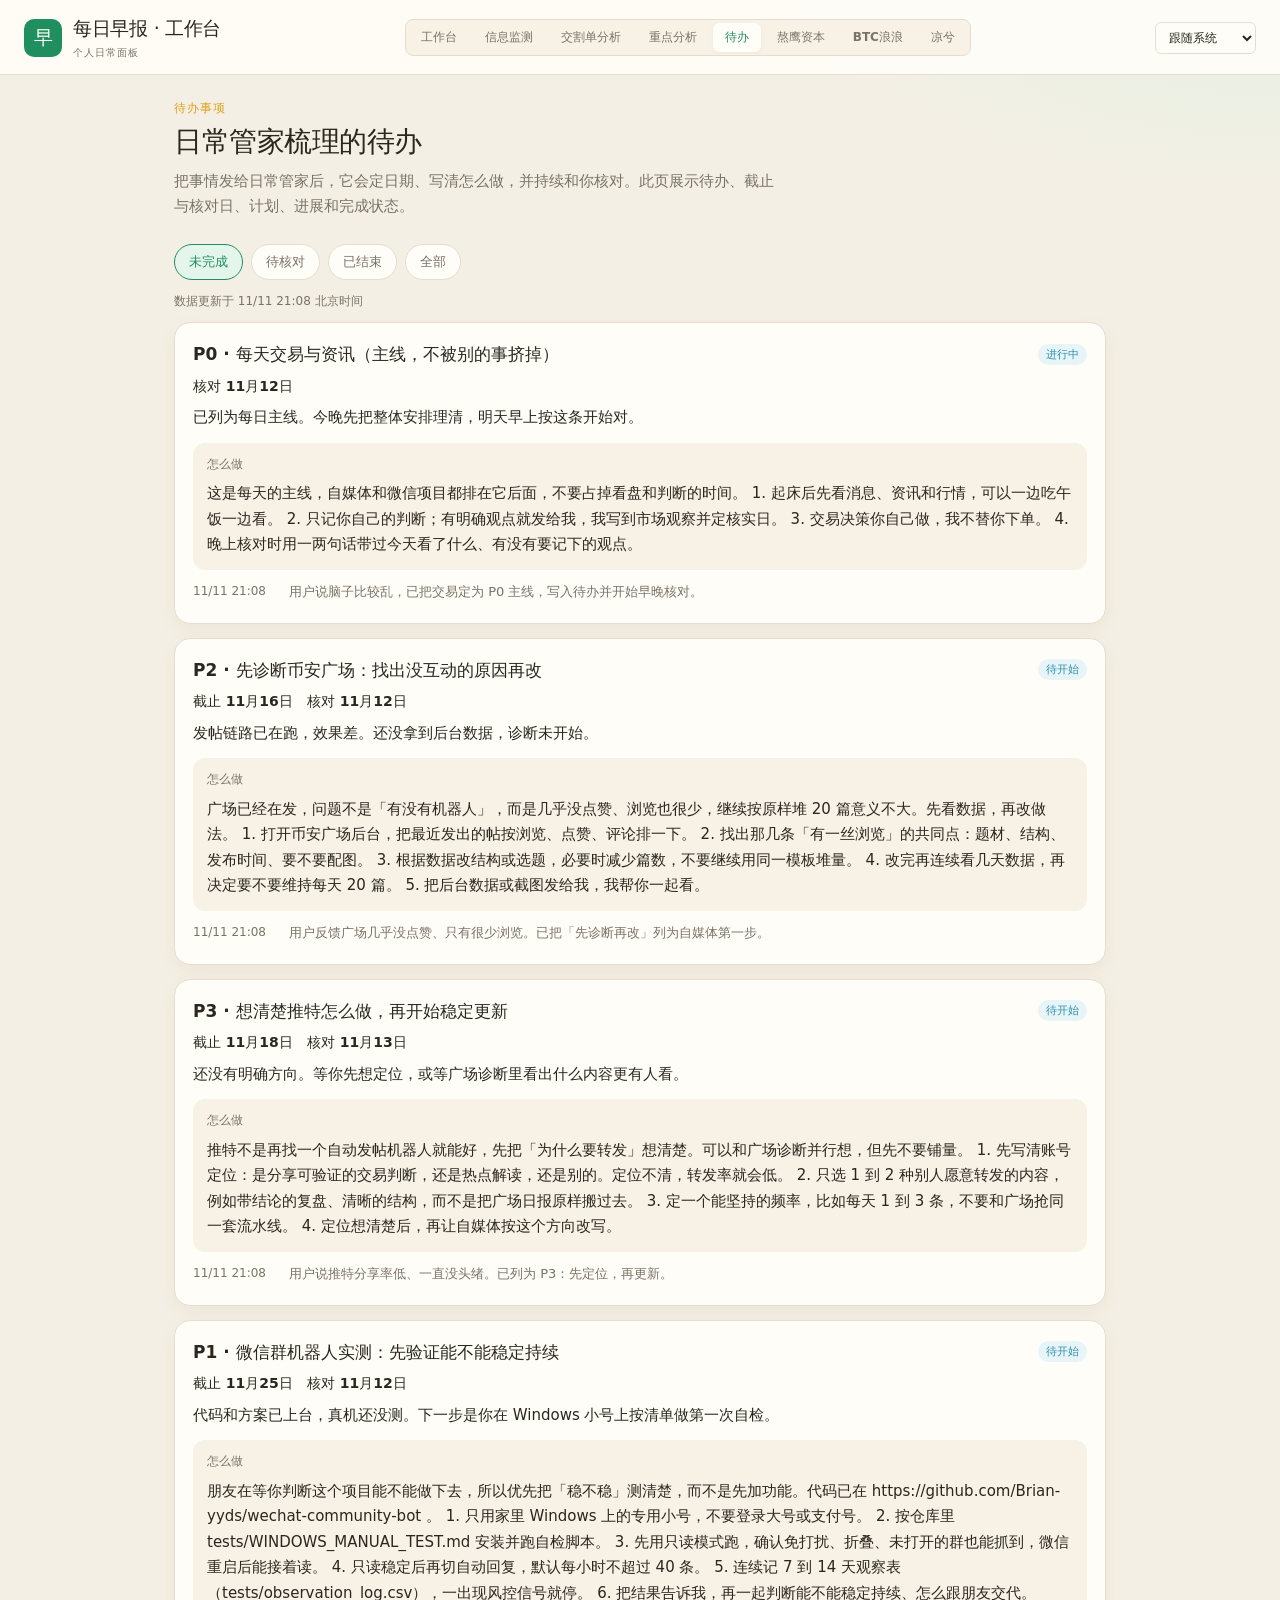
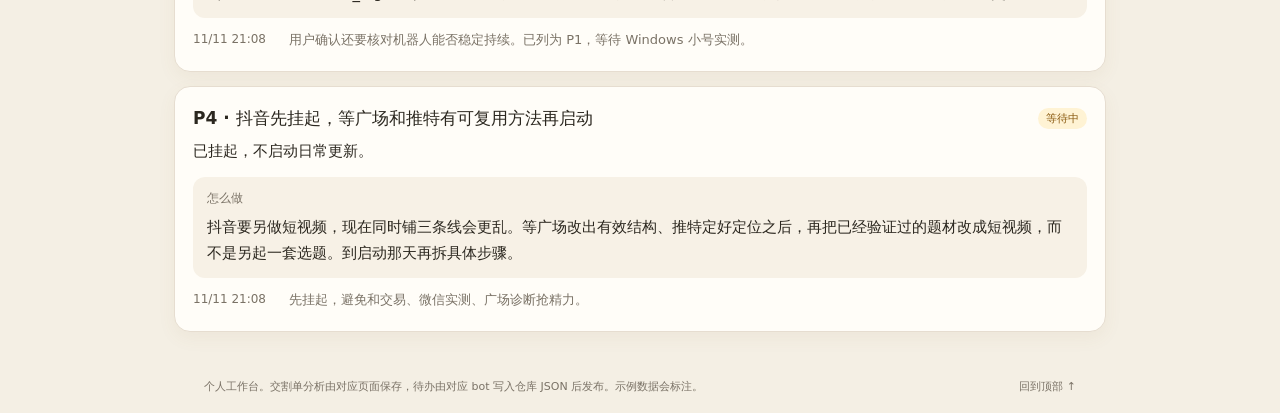
<file: todos.html>
<!doctype html>
<html lang="zh-CN">
<head>
  <meta charset="utf-8">
  <meta name="viewport" content="width=device-width, initial-scale=1">
  <meta name="color-scheme" content="light dark">
  <meta name="description" content="日常管家梳理的待办、日期、计划与进展。">
  <title>待办事项 · 每日早报</title>
  <link rel="stylesheet" href="assets/style.css?v=ae3ec1edbc">
  <script src="assets/workbench.js?v=67a2a30baa" defer></script>
</head>
<body class="workbench" data-page="todos" id="top">
  <a class="skip-link" href="#main">跳至内容</a>
  <header class="topbar workbench-topbar" id="topbar">
    <div class="topbar-heading">
      <div class="brand"><span class="brand-mark" aria-hidden="true">早</span><div><h1>每日早报 <span>· 工作台</span></h1><p>个人日常面板</p></div></div>
      <nav class="page-nav" aria-label="站点导航"><a href="index.html" class="page-nav-link">工作台</a><a href="hotspots.html" class="page-nav-link">信息监测</a><a href="market.html" class="page-nav-link">交割单分析</a><a href="focus.html" class="page-nav-link">重点分析</a><a href="todos.html" class="page-nav-link is-active" aria-current="page">待办</a><a href="aoying.html" class="page-nav-link">熬鹰资本</a><a href="langlang.html" class="page-nav-link">BTC浪浪</a><a href="liangxi.html" class="page-nav-link">凉兮</a></nav>
      <div class="appearance-controls">
        <label class="theme-control"><span class="sr-only">页面主题</span><select id="theme-select" aria-label="页面主题"><option value="system">跟随系统</option><option value="light">浅色</option><option value="dark">深色</option></select></label>
      </div>
    </div>
  </header>
  <main class="dashboard workbench-main" id="main" tabindex="-1">
    <section class="wb-hero">
      <p class="wb-kicker">待办事项</p>
      <h2>日常管家梳理的待办</h2>
      <p class="wb-lead">把事情发给日常管家后，它会定日期、写清怎么做，并持续和你核对。此页展示待办、截止与核对日、计划、进展和完成状态。</p>
      <p class="sample-notice" id="todos-sample" hidden><span class="sample-badge">示例数据</span><span>当前部分条目用于演示，日常管家正式写入后会去掉该标记。</span></p>
    </section>
    <div class="wb-toolbar" role="tablist" aria-label="筛选待办">
      <button type="button" class="wb-filter is-active" data-filter="active" aria-pressed="true">未完成</button>
      <button type="button" class="wb-filter" data-filter="check" aria-pressed="false">待核对</button>
      <button type="button" class="wb-filter" data-filter="done" aria-pressed="false">已结束</button>
      <button type="button" class="wb-filter" data-filter="all" aria-pressed="false">全部</button>
    </div>
    <p class="wb-meta" id="todos-updated"></p>
    <div id="todos-list" class="wb-stack"></div>
  </main>
  <footer class="footer"><p>个人工作台。交割单分析由对应页面保存，待办由对应 bot 写入仓库 JSON 后发布。示例数据会标注。</p><a href="#top">回到顶部 ↑</a></footer>
  <script type="application/json" id="workbench-data">{"market": {"schema": "market-watch/v1", "updated_at": "2026-11-10T16:40:00+08:00", "sample": true, "items": [{"id": "mw-20261110-nvda", "created_at": "2026-11-10T16:20:00+08:00", "updated_at": "2026-11-10T16:40:00+08:00", "asset": "NVDA", "asset_name": "英伟达", "market": "stock", "currency": "USD", "user_view": {"author": "用户", "stated_at": "2026-11-10T16:20:00+08:00", "spot": 167, "target": 150, "direction": "down", "thesis": "看到英伟达跌到 167，认为还会继续跌到 150。这是一条示例观点，用来演示「记录观点 → 再分析 → 预定核实日 → 对照走势」的流程。"}, "bot_review": {"author": "市场观察", "reviewed_at": "2026-11-10T16:40:00+08:00", "summary": "结合当时新闻与推特情绪，短期确有调整压力，但 150 是更积极的看空目标，需观察能否放量跌破近期支撑。示例复盘：部分同意用户方向，但对目标位保留余地。", "stance": "partial", "sources": [{"type": "news", "title": "示例：芯片板块跟随大盘回撤的新闻摘要", "url": "", "note": "市场观察 bot 接入后，在此写入真实新闻来源。"}, {"type": "twitter", "title": "示例：推特上对 NVDA 回调的讨论", "url": "", "note": "接入后写入原帖链接。"}, {"type": "analysis", "title": "自身理解", "url": "", "note": "方向偏空，目标 150 需要时间和催化剂，先标记为部分同意。"}]}, "verify_on": "2026-11-20", "outcome": null}, {"id": "mw-20261028-btc", "created_at": "2026-10-28T09:30:00+08:00", "updated_at": "2026-11-04T20:10:00+08:00", "asset": "BTC", "asset_name": "比特币", "market": "crypto", "currency": "USD", "user_view": {"author": "用户", "stated_at": "2026-10-28T09:30:00+08:00", "spot": 114000, "target": 108000, "direction": "down", "thesis": "示例：认为一周转弱，先看 108000。"}, "bot_review": {"author": "市场观察", "reviewed_at": "2026-10-28T10:00:00+08:00", "summary": "示例复盘：当时同意回调方向，但认为 108000 可能略远，更可能在 110000 附近获得支撑。", "stance": "partial", "sources": [{"type": "analysis", "title": "自身理解", "url": "", "note": "示例数据，仅演示已核实状态。"}]}, "verify_on": "2026-11-04", "outcome": {"verified_at": "2026-11-04T20:10:00+08:00", "price": 110200, "result": "partial", "note": "核实日价格约 110200，方向对了，但未到用户目标 108000；介于两边判断之间，记为部分成立。此条为示例。"}}]}, "todos": {"schema": "todos/v1", "updated_at": "2026-11-11T21:08:28+08:00", "sample": false, "items": [{"id": "todo-20261111-trading", "title": "P0 · 每天交易与资讯（主线，不被别的事挤掉）", "status": "in_progress", "created_at": "2026-11-11T21:08:28+08:00", "updated_at": "2026-11-11T21:08:28+08:00", "due_on": "", "check_on": "2026-11-12", "plan": "这是每天的主线，自媒体和微信项目都排在它后面，不要占掉看盘和判断的时间。\n1. 起床后先看消息、资讯和行情，可以一边吃午饭一边看。\n2. 只记你自己的判断；有明确观点就发给我，我写到市场观察并定核实日。\n3. 交易决策你自己做，我不替你下单。\n4. 晚上核对时用一两句话带过今天看了什么、有没有要记下的观点。", "progress": "已列为每日主线。今晚先把整体安排理清，明天早上按这条开始对。", "updates": [{"at": "2026-11-11T21:08:28+08:00", "text": "用户说脑子比较乱，已把交易定为 P0 主线，写入待办并开始早晚核对。"}]}, {"id": "todo-20261111-wechat-test", "title": "P1 · 微信群机器人实测：先验证能不能稳定持续", "status": "open", "created_at": "2026-11-11T21:08:28+08:00", "updated_at": "2026-11-11T21:08:28+08:00", "due_on": "2026-11-25", "check_on": "2026-11-12", "plan": "朋友在等你判断这个项目能不能做下去，所以优先把「稳不稳」测清楚，而不是先加功能。代码已在 https://github.com/Brian-yyds/wechat-community-bot 。\n1. 只用家里 Windows 上的专用小号，不要登录大号或支付号。\n2. 按仓库里 tests/WINDOWS_MANUAL_TEST.md 安装并跑自检脚本。\n3. 先用只读模式跑，确认免打扰、折叠、未打开的群也能抓到，微信重启后能接着读。\n4. 只读稳定后再切自动回复，默认每小时不超过 40 条。\n5. 连续记 7 到 14 天观察表（tests/observation_log.csv），一出现风控信号就停。\n6. 把结果告诉我，再一起判断能不能稳定持续、怎么跟朋友交代。", "progress": "代码和方案已上台，真机还没测。下一步是你在 Windows 小号上按清单做第一次自检。", "updates": [{"at": "2026-11-11T21:08:28+08:00", "text": "用户确认还要核对机器人能否稳定持续。已列为 P1，等待 Windows 小号实测。"}]}, {"id": "todo-20261111-square", "title": "P2 · 先诊断币安广场：找出没互动的原因再改", "status": "open", "created_at": "2026-11-11T21:08:28+08:00", "updated_at": "2026-11-11T21:08:28+08:00", "due_on": "2026-11-16", "check_on": "2026-11-12", "plan": "广场已经在发，问题不是「有没有机器人」，而是几乎没点赞、浏览也很少，继续按原样堆 20 篇意义不大。先看数据，再改做法。\n1. 打开币安广场后台，把最近发出的帖按浏览、点赞、评论排一下。\n2. 找出那几条「有一丝浏览」的共同点：题材、结构、发布时间、要不要配图。\n3. 根据数据改结构或选题，必要时减少篇数，不要继续用同一模板堆量。\n4. 改完再连续看几天数据，再决定要不要维持每天 20 篇。\n5. 把后台数据或截图发给我，我帮你一起看。", "progress": "发帖链路已在跑，效果差。还没拿到后台数据，诊断未开始。", "updates": [{"at": "2026-11-11T21:08:28+08:00", "text": "用户反馈广场几乎没点赞、只有很少浏览。已把「先诊断再改」列为自媒体第一步。"}]}, {"id": "todo-20261111-twitter", "title": "P3 · 想清楚推特怎么做，再开始稳定更新", "status": "open", "created_at": "2026-11-11T21:08:28+08:00", "updated_at": "2026-11-11T21:08:28+08:00", "due_on": "2026-11-18", "check_on": "2026-11-13", "plan": "推特不是再找一个自动发帖机器人就能好，先把「为什么要转发」想清楚。可以和广场诊断并行想，但先不要铺量。\n1. 先写清账号定位：是分享可验证的交易判断，还是热点解读，还是别的。定位不清，转发率就会低。\n2. 只选 1 到 2 种别人愿意转发的内容，例如带结论的复盘、清晰的结构，而不是把广场日报原样搬过去。\n3. 定一个能坚持的频率，比如每天 1 到 3 条，不要和广场抢同一套流水线。\n4. 定位想清楚后，再让自媒体按这个方向改写。", "progress": "还没有明确方向。等你先想定位，或等广场诊断里看出什么内容更有人看。", "updates": [{"at": "2026-11-11T21:08:28+08:00", "text": "用户说推特分享率低、一直没头绪。已列为 P3：先定位，再更新。"}]}, {"id": "todo-20261111-douyin", "title": "P4 · 抖音先挂起，等广场和推特有可复用方法再启动", "status": "waiting", "created_at": "2026-11-11T21:08:28+08:00", "updated_at": "2026-11-11T21:08:28+08:00", "due_on": "", "check_on": "", "plan": "抖音要另做短视频，现在同时铺三条线会更乱。等广场改出有效结构、推特定好定位之后，再把已经验证过的题材改成短视频，而不是另起一套选题。到启动那天再拆具体步骤。", "progress": "已挂起，不启动日常更新。", "updates": [{"at": "2026-11-11T21:08:28+08:00", "text": "先挂起，避免和交易、微信实测、广场诊断抢精力。"}]}]}, "hotspots": {"latest_date": "2026-11-17", "counts": {"ai": 30, "crypto": 68, "stocks": 50}}, "aoying": {"schema": "aoying-capital/v1", "updated_at": "2026-11-17T14:44:52+08:00", "sample": false, "source_generated_at": "2026-11-17T13:32:24+08:00", "leader": {"name": "熬鹰资本", "square_username": "god_of_trader_tony", "portfolio_id": "5075281354358777856", "official_url": "https://www.binance.com/zh-CN/copy-trading/lead-details/5075281354358777856", "current_project_started_at": "2026-06-03T14:39:02+08:00", "closed_project_count": 9, "seen_closed_project_ids": ["5016601929582121472"]}, "stats": {"item_count": 109, "closed_count": 108, "open_count": 1, "win_count": 71, "loss_count": 37, "flat_count": 0, "official_closing_pnl_sum_usdt": "2445600.52", "official_closing_pnl_sum_note": "只是把官方 closingPnl 字段相加，未扣/加其他费用，也不等于账户总收益", "max_qty_ne_close_qty_count": 4, "closed_opened_from": "2026-07-17T23:03:47+08:00", "closed_opened_to": "2026-11-15T06:20:36+08:00", "closed_closed_from": "2026-07-20T23:58:36+08:00", "closed_closed_to": "2026-11-16T13:50:41+08:00"}, "coverage": {"disclaimer": "公开数据整理，不是下单建议。", "notes": ["用户美国服务器上的 copy_feed 只有近 7 天操作动态，没有完整历史开平配对。", "币安官方公开接口 lead-portfolio/position-history 提供 108 笔已平仓，每笔自带开平配对（同一 positionId），不是自行 FIFO 拼凑。", "官方不公开当前持仓列表（positionShow=false，open-positions 等路径 404）。清单中 1 笔持仓中的 NVDAUSDT 多单，是用官方成交加总后再与公开快照核对得出的，尚未平仓。", "当前项目从 2026-06-03 14:39:02（北京时间）开始；从该日起至最早官方平仓 2026-07-20 之间，以及此前已关闭的 9 个旧项目，公开源都没有完整开平。曾出现过的已关闭项目 ID 5016601929582121472 不是当前项目，不能再拉取其历史。", "网上聚合站没有比官方更早的完整逐笔开平。", "已平仓开仓时间 2026-07-17 23:03:47 至 2026-11-15 06:20:36，平仓时间 2026-07-20 23:58:36 至 2026-11-16 13:50:41（均为北京时间）。", "108 笔官方 closingPnl 合计 +2,445,600.52 USDT，只是字段相加，不等于账户总收益。已平仓中盈利 71 笔、亏损 37 笔。", "4 笔「最大持仓量 ≠ 平仓量」均按官方原文照录，未自行修正。", "持仓中 NVDAUSDT 多单的未实现盈亏是 2026-11-17 13:25:51（北京时间）的公开快照，会随行情变动，不是最终结算。"]}, "items": [{"symbol": "BTCUSDT", "side": "多", "status": "已平仓", "opened_at": "2026-11-15T06:20:36+08:00", "closed_at": "2026-11-16T13:50:41+08:00", "timezone": "Asia/Shanghai（UTC+8，北京时间）", "avg_open_price": "63881.19699864", "avg_close_price": "64558.60355798", "max_position_qty": "18.325", "close_qty": "18.325", "notional_open_usdt": "1170622.94", "leverage": "5", "margin_mode": "全仓", "realized_pnl_usdt": "11761.28439884", "official_roi_pct": "5.023515", "unrealized_pnl_usdt": null, "position_id": "1174111673122390016", "source": "币安公开接口 lead-portfolio/position-history（portfolioId=5075281354358777856）", "match_method": "官方仓位历史自带开平配对（同一positionId，非自行FIFO拼凑）", "note": "合约类型：UM", "max_qty_ne_close_qty": false}, {"symbol": "ZECUSDT", "side": "空", "status": "已平仓", "opened_at": "2026-11-14T21:03:59+08:00", "closed_at": "2026-11-15T06:14:26+08:00", "timezone": "Asia/Shanghai（UTC+8，北京时间）", "avg_open_price": "880.74231891", "avg_close_price": "836.83244417", "max_position_qty": "340.807", "close_qty": "340.807", "notional_open_usdt": "300163.15", "leverage": "10", "margin_mode": "全仓", "realized_pnl_usdt": "14834.05400587", "official_roi_pct": "49.41997", "unrealized_pnl_usdt": null, "position_id": "1173971595892981760", "source": "币安公开接口 lead-portfolio/position-history（portfolioId=5075281354358777856）", "match_method": "官方仓位历史自带开平配对（同一positionId，非自行FIFO拼凑）", "note": "合约类型：UM", "max_qty_ne_close_qty": false}, {"symbol": "NVDAUSDT", "side": "多", "status": "持仓中", "opened_at": "2026-11-14T02:51:37+08:00", "closed_at": null, "timezone": "Asia/Shanghai（UTC+8，北京时间）", "avg_open_price": "162.156452015790655935960647", "avg_close_price": null, "max_position_qty": "4407.29", "close_qty": null, "notional_open_usdt": "1720943.36", "leverage": "2", "margin_mode": "全仓", "realized_pnl_usdt": null, "official_roi_pct": null, "unrealized_pnl_usdt": "-18362.762304673928", "position_id": null, "source": "币安公开接口 lead-portfolio/order-history 加仓成交；当前数量/均价/浮盈核对于2022coin.com/api/public/traders/1；杠杆与保证金模式核对于qwer22.com仓位快照。官方position-history仅含已平仓。", "match_method": "持仓中：用官方订单流水在上一笔NVDA已平仓（2026-11-10 18:42:27）之后的开多成交加总；未做FIFO平仓配对", "note": "当前持仓，未匹配任何平仓，不要把后续无关平仓拼进来；开仓均价由官方订单流水四笔加仓加权得到：1624.71@162.711251（2026-11-14 02:51:37）+1582.28@162.7877509（02:51:48）+596.18@160.640408（2026-11-16 22:55:05）+604.12@160.5070381（22:55:19）；数量与均价与2022coin公开快照一致（4407.29 NVDA，开仓均价162.15645201579065）；杠杆2x、全仓来自qwer22同步的公开仓位快照（电报「熬鹰带单仓位信息推送」），官方公开接口不提供当前持仓（positionShow=false，open-positions接口404）；未实现盈亏与标记价来自2022coin快照，会随行情变动；快照时间2026-11-17T13:25:51.002239+08:00（已转写到备注，表内未实现盈亏不是最终结算）；快照标记价157.99 USDT；币安资料页lastTradeTime为2026-11-17 00:55:47（北京时间），晚于可见的最后一笔官方订单（2026-11-16 22:55:19）；公开订单/成交流水与第三方快照数量仍是4407.29，未见额外成交，未据此编造交易", "max_qty_ne_close_qty": false, "unrealized_pnl_snapshot_at": "2026-11-17T13:25:51.002239+08:00"}, {"symbol": "BTCUSDT", "side": "多", "status": "已平仓", "opened_at": "2026-11-13T14:01:11+08:00", "closed_at": "2026-11-13T21:38:50+08:00", "timezone": "Asia/Shanghai（UTC+8，北京时间）", "avg_open_price": "68108.64468558", "avg_close_price": "69984.80262856", "max_position_qty": "14.837", "close_qty": "14.837", "notional_open_usdt": "1010527.96", "leverage": "10", "margin_mode": "全仓", "realized_pnl_usdt": "27311.41351315", "official_roi_pct": "27.026875", "unrealized_pnl_usdt": null, "position_id": "1173502807485546496", "source": "币安公开接口 lead-portfolio/position-history（portfolioId=5075281354358777856）", "match_method": "官方仓位历史自带开平配对（同一positionId，非自行FIFO拼凑）", "note": "合约类型：UM", "max_qty_ne_close_qty": false}, {"symbol": "SPCXUSDT", "side": "空", "status": "已平仓", "opened_at": "2026-11-13T04:09:37+08:00", "closed_at": "2026-11-14T01:10:45+08:00", "timezone": "Asia/Shanghai（UTC+8，北京时间）", "avg_open_price": "140.30427247", "avg_close_price": "139.06164549", "max_position_qty": "1425.17", "close_qty": "1425.17", "notional_open_usdt": "199957.44", "leverage": "4", "margin_mode": "全仓", "realized_pnl_usdt": "1721.18670935", "official_roi_pct": "3.443106", "unrealized_pnl_usdt": null, "position_id": "1173353934255390720", "source": "币安公开接口 lead-portfolio/position-history（portfolioId=5075281354358777856）", "match_method": "官方仓位历史自带开平配对（同一positionId，非自行FIFO拼凑）", "note": "合约类型：UM", "max_qty_ne_close_qty": false}, {"symbol": "ZECUSDT", "side": "空", "status": "已平仓", "opened_at": "2026-11-11T15:28:02+08:00", "closed_at": "2026-11-13T14:04:03+08:00", "timezone": "Asia/Shanghai（UTC+8，北京时间）", "avg_open_price": "1000.32541836", "avg_close_price": "917.8120394", "max_position_qty": "399.789", "close_qty": "399.789", "notional_open_usdt": "399919.10", "leverage": "10", "margin_mode": "全仓", "realized_pnl_usdt": "32947.59947097", "official_roi_pct": "82.385661", "unrealized_pnl_usdt": null, "position_id": "1172799884573114368", "source": "币安公开接口 lead-portfolio/position-history（portfolioId=5075281354358777856）", "match_method": "官方仓位历史自带开平配对（同一positionId，非自行FIFO拼凑）", "note": "合约类型：UM", "max_qty_ne_close_qty": false}, {"symbol": "ETHUSDT", "side": "空", "status": "已平仓", "opened_at": "2026-11-10T22:38:53+08:00", "closed_at": "2026-11-13T10:19:42+08:00", "timezone": "Asia/Shanghai（UTC+8，北京时间）", "avg_open_price": "2084.25588149", "avg_close_price": "1997.54304038", "max_position_qty": "518.692", "close_qty": "518.692", "notional_open_usdt": "1081086.85", "leverage": "10", "margin_mode": "全仓", "realized_pnl_usdt": "44759.35333925", "official_roi_pct": "41.40218", "unrealized_pnl_usdt": null, "position_id": "1172545925266636800", "source": "币安公开接口 lead-portfolio/position-history（portfolioId=5075281354358777856）", "match_method": "官方仓位历史自带开平配对（同一positionId，非自行FIFO拼凑）", "note": "合约类型：UM", "max_qty_ne_close_qty": false}, {"symbol": "NVDAUSDT", "side": "多", "status": "已平仓", "opened_at": "2026-11-09T17:38:33+08:00", "closed_at": "2026-11-10T18:42:27+08:00", "timezone": "Asia/Shanghai（UTC+8，北京时间）", "avg_open_price": "175.369443", "avg_close_price": "180.1111154", "max_position_qty": "3481.88", "close_qty": "3481.88", "notional_open_usdt": "610615.36", "leverage": "3", "margin_mode": "全仓", "realized_pnl_usdt": "15977.2453342", "official_roi_pct": "7.849742", "unrealized_pnl_usdt": null, "position_id": "1172107957255110656", "source": "币安公开接口 lead-portfolio/position-history（portfolioId=5075281354358777856）", "match_method": "官方仓位历史自带开平配对（同一positionId，非自行FIFO拼凑）", "note": "合约类型：UM", "max_qty_ne_close_qty": false}, {"symbol": "SKHYNIXUSDT", "side": "多", "status": "已平仓", "opened_at": "2026-11-09T08:14:34+08:00", "closed_at": "2026-11-09T12:11:47+08:00", "timezone": "Asia/Shanghai（UTC+8，北京时间）", "avg_open_price": "840.0772082", "avg_close_price": "868.81296065", "max_position_qty": "238.09", "close_qty": "238.09", "notional_open_usdt": "200013.98", "leverage": "2", "margin_mode": "全仓", "realized_pnl_usdt": "6459.41769385", "official_roi_pct": "6.458966", "unrealized_pnl_usdt": null, "position_id": "1171966025291890688", "source": "币安公开接口 lead-portfolio/position-history（portfolioId=5075281354358777856）", "match_method": "官方仓位历史自带开平配对（同一positionId，非自行FIFO拼凑）", "note": "合约类型：UM", "max_qty_ne_close_qty": false}, {"symbol": "ETHUSDT", "side": "多", "status": "已平仓", "opened_at": "2026-11-09T06:07:42+08:00", "closed_at": "2026-11-09T07:14:13+08:00", "timezone": "Asia/Shanghai（UTC+8，北京时间）", "avg_open_price": "2111.39041709", "avg_close_price": "2155.20216472", "max_position_qty": "224.532", "close_qty": "224.532", "notional_open_usdt": "474074.71", "leverage": "5", "margin_mode": "全仓", "realized_pnl_usdt": "9597.64267838", "official_roi_pct": "10.1225", "unrealized_pnl_usdt": null, "position_id": "1171934097364844544", "source": "币安公开接口 lead-portfolio/position-history（portfolioId=5075281354358777856）", "match_method": "官方仓位历史自带开平配对（同一positionId，非自行FIFO拼凑）", "note": "合约类型：UM", "max_qty_ne_close_qty": false}, {"symbol": "ETHUSDT", "side": "空", "status": "已平仓", "opened_at": "2026-11-08T00:29:47+08:00", "closed_at": "2026-11-09T05:55:57+08:00", "timezone": "Asia/Shanghai（UTC+8，北京时间）", "avg_open_price": "2235.3339563", "avg_close_price": "2112.61846966", "max_position_qty": "336.082", "close_qty": "336.082", "notional_open_usdt": "751255.51", "leverage": "5", "margin_mode": "全仓", "realized_pnl_usdt": "41032.50556448", "official_roi_pct": "27.309287", "unrealized_pnl_usdt": null, "position_id": "1171486670581235712", "source": "币安公开接口 lead-portfolio/position-history（portfolioId=5075281354358777856）", "match_method": "官方仓位历史自带开平配对（同一positionId，非自行FIFO拼凑）", "note": "合约类型：UM", "max_qty_ne_close_qty": false}, {"symbol": "BTCUSDT", "side": "多", "status": "已平仓", "opened_at": "2026-11-06T17:06:55+08:00", "closed_at": "2026-11-06T20:50:06+08:00", "timezone": "Asia/Shanghai（UTC+8，北京时间）", "avg_open_price": "75881.6", "avg_close_price": "76063.2844296", "max_position_qty": "9.73", "close_qty": "9.73", "notional_open_usdt": "738327.97", "leverage": "5", "margin_mode": "全仓", "realized_pnl_usdt": "1398.18356901", "official_roi_pct": "0.946858", "unrealized_pnl_usdt": null, "position_id": "1171012833779482624", "source": "币安公开接口 lead-portfolio/position-history（portfolioId=5075281354358777856）", "match_method": "官方仓位历史自带开平配对（同一positionId，非自行FIFO拼凑）", "note": "合约类型：UM", "max_qty_ne_close_qty": false}, {"symbol": "ETHUSDT", "side": "空", "status": "已平仓", "opened_at": "2026-11-05T03:03:43+08:00", "closed_at": "2026-11-06T03:14:46+08:00", "timezone": "Asia/Shanghai（UTC+8，北京时间）", "avg_open_price": "2416.28298053", "avg_close_price": "2254.78000899", "max_position_qty": "5864.113", "close_qty": "5864.113", "notional_open_usdt": "14169356.44", "leverage": "20", "margin_mode": "全仓", "realized_pnl_usdt": "941979.09814714", "official_roi_pct": "132.960039", "unrealized_pnl_usdt": null, "position_id": "1170438245135777792", "source": "币安公开接口 lead-portfolio/position-history（portfolioId=5075281354358777856）", "match_method": "官方仓位历史自带开平配对（同一positionId，非自行FIFO拼凑）", "note": "合约类型：UM", "max_qty_ne_close_qty": false}, {"symbol": "MUUSDT", "side": "多", "status": "已平仓", "opened_at": "2026-11-04T13:53:24+08:00", "closed_at": "2026-11-05T03:03:20+08:00", "timezone": "Asia/Shanghai（UTC+8，北京时间）", "avg_open_price": "853.98194388", "avg_close_price": "805.17860024", "max_position_qty": "5891.51", "close_qty": "5891.51", "notional_open_usdt": "5031243.16", "leverage": "5", "margin_mode": "全仓", "realized_pnl_usdt": "-293549.57688282", "official_roi_pct": "-29.172668", "unrealized_pnl_usdt": null, "position_id": "1170239357133094912", "source": "币安公开接口 lead-portfolio/position-history（portfolioId=5075281354358777856）", "match_method": "官方仓位历史自带开平配对（同一positionId，非自行FIFO拼凑）", "note": "合约类型：UM", "max_qty_ne_close_qty": false}, {"symbol": "ETHUSDT", "side": "空", "status": "已平仓", "opened_at": "2026-10-30T16:26:48+08:00", "closed_at": "2026-11-04T13:51:46+08:00", "timezone": "Asia/Shanghai（UTC+8，北京时间）", "avg_open_price": "2242.25387813", "avg_close_price": "2297.34103937", "max_position_qty": "5385.747", "close_qty": "5385.747", "notional_open_usdt": "12076212.10", "leverage": "10", "margin_mode": "全仓", "realized_pnl_usdt": "-301829.55090403", "official_roi_pct": "-24.993727", "unrealized_pnl_usdt": null, "position_id": "1168466021415747584", "source": "币安公开接口 lead-portfolio/position-history（portfolioId=5075281354358777856）", "match_method": "官方仓位历史自带开平配对（同一positionId，非自行FIFO拼凑）", "note": "合约类型：UM", "max_qty_ne_close_qty": false}, {"symbol": "SNDKUSDT", "side": "多", "status": "已平仓", "opened_at": "2026-10-30T10:38:20+08:00", "closed_at": "2026-10-30T15:44:44+08:00", "timezone": "Asia/Shanghai（UTC+8，北京时间）", "avg_open_price": "1287.67953712", "avg_close_price": "1294.03115998", "max_position_qty": "503.37", "close_qty": "503.37", "notional_open_usdt": "648179.25", "leverage": "2", "margin_mode": "全仓", "realized_pnl_usdt": "3034.7719361", "official_roi_pct": "0.936398", "unrealized_pnl_usdt": null, "position_id": "1168378324768620544", "source": "币安公开接口 lead-portfolio/position-history（portfolioId=5075281354358777856）", "match_method": "官方仓位历史自带开平配对（同一positionId，非自行FIFO拼凑）", "note": "合约类型：UM", "max_qty_ne_close_qty": false}, {"symbol": "ETHUSDT", "side": "空", "status": "已平仓", "opened_at": "2026-10-30T05:00:29+08:00", "closed_at": "2026-10-30T10:18:35+08:00", "timezone": "Asia/Shanghai（UTC+8，北京时间）", "avg_open_price": "2270.77288504", "avg_close_price": "2209.55125907", "max_position_qty": "4192.46", "close_qty": "4192.46", "notional_open_usdt": "9520124.49", "leverage": "20", "margin_mode": "全仓", "realized_pnl_usdt": "251567.84547349", "official_roi_pct": "52.849696", "unrealized_pnl_usdt": null, "position_id": "1168293302732685312", "source": "币安公开接口 lead-portfolio/position-history（portfolioId=5075281354358777856）", "match_method": "官方仓位历史自带开平配对（同一positionId，非自行FIFO拼凑）", "note": "合约类型：UM", "max_qty_ne_close_qty": false}, {"symbol": "HYPEUSDT", "side": "空", "status": "已平仓", "opened_at": "2026-10-30T03:00:51+08:00", "closed_at": "2026-10-30T04:49:06+08:00", "timezone": "Asia/Shanghai（UTC+8，北京时间）", "avg_open_price": "93.92516851", "avg_close_price": "92.24742863", "max_position_qty": "29261.8", "close_qty": "29261.8", "notional_open_usdt": "2748419.50", "leverage": "5", "margin_mode": "全仓", "realized_pnl_usdt": "47852.57803971", "official_roi_pct": "8.705472", "unrealized_pnl_usdt": null, "position_id": "1168263195141963776", "source": "币安公开接口 lead-portfolio/position-history（portfolioId=5075281354358777856）", "match_method": "官方仓位历史自带开平配对（同一positionId，非自行FIFO拼凑）", "note": "合约类型：UM", "max_qty_ne_close_qty": false}, {"symbol": "ETHUSDT", "side": "多", "status": "已平仓", "opened_at": "2026-10-29T01:50:28+08:00", "closed_at": "2026-10-30T02:38:44+08:00", "timezone": "Asia/Shanghai（UTC+8，北京时间）", "avg_open_price": "2348.73049606", "avg_close_price": "2328.30054822", "max_position_qty": "4475.955", "close_qty": "4475.955", "notional_open_usdt": "10512812.01", "leverage": "10", "margin_mode": "全仓", "realized_pnl_usdt": "-98420.95415287", "official_roi_pct": "-9.362", "unrealized_pnl_usdt": null, "position_id": "1167883097586892800", "source": "币安公开接口 lead-portfolio/position-history（portfolioId=5075281354358777856）", "match_method": "官方仓位历史自带开平配对（同一positionId，非自行FIFO拼凑）", "note": "合约类型：UM", "max_qty_ne_close_qty": false}, {"symbol": "ETHUSDT", "side": "空", "status": "已平仓", "opened_at": "2026-10-24T06:56:07+08:00", "closed_at": "2026-10-25T02:30:22+08:00", "timezone": "Asia/Shanghai（UTC+8，北京时间）", "avg_open_price": "2355.70973802", "avg_close_price": "2333.54652013", "max_position_qty": "1595.645", "close_qty": "1595.645", "notional_open_usdt": "3758876.46", "leverage": "15", "margin_mode": "全仓", "realized_pnl_usdt": "33671.35681634", "official_roi_pct": "13.436737", "unrealized_pnl_usdt": null, "position_id": "1166148075372773376", "source": "币安公开接口 lead-portfolio/position-history（portfolioId=5075281354358777856）", "match_method": "官方仓位历史自带开平配对（同一positionId，非自行FIFO拼凑）", "note": "合约类型：UM", "max_qty_ne_close_qty": false}, {"symbol": "SNDKUSDT", "side": "多", "status": "已平仓", "opened_at": "2026-10-23T11:51:38+08:00", "closed_at": "2026-10-29T00:25:34+08:00", "timezone": "Asia/Shanghai（UTC+8，北京时间）", "avg_open_price": "1293.71076002", "avg_close_price": "1349.14623959", "max_position_qty": "3429.23", "close_qty": "3429.23", "notional_open_usdt": "4436431.75", "leverage": "3", "margin_mode": "全仓", "realized_pnl_usdt": "186510.58007312", "official_roi_pct": "12.612202", "unrealized_pnl_usdt": null, "position_id": "1165860059064401920", "source": "币安公开接口 lead-portfolio/position-history（portfolioId=5075281354358777856）", "match_method": "官方仓位历史自带开平配对（同一positionId，非自行FIFO拼凑）", "note": "合约类型：UM", "max_qty_ne_close_qty": false}, {"symbol": "BTCUSDT", "side": "空", "status": "已平仓", "opened_at": "2026-10-10T01:22:51+08:00", "closed_at": "2026-10-23T11:50:51+08:00", "timezone": "Asia/Shanghai（UTC+8，北京时间）", "avg_open_price": "82563.15511683", "avg_close_price": "81934.27588451", "max_position_qty": "96.212", "close_qty": "96.212", "notional_open_usdt": "7943566.28", "leverage": "10", "margin_mode": "全仓", "realized_pnl_usdt": "68730.96758457", "official_roi_pct": "8.652406", "unrealized_pnl_usdt": null, "position_id": "1160990775632822272", "source": "币安公开接口 lead-portfolio/position-history（portfolioId=5075281354358777856）", "match_method": "官方仓位历史自带开平配对（同一positionId，非自行FIFO拼凑）", "note": "合约类型：UM", "max_qty_ne_close_qty": false}, {"symbol": "ZECUSDT", "side": "多", "status": "已平仓", "opened_at": "2026-10-09T00:10:20+08:00", "closed_at": "2026-10-10T01:14:10+08:00", "timezone": "Asia/Shanghai（UTC+8，北京时间）", "avg_open_price": "1138.61115366", "avg_close_price": "1213.28554016", "max_position_qty": "2620.625", "close_qty": "2620.625", "notional_open_usdt": "2983872.85", "leverage": "5", "margin_mode": "全仓", "realized_pnl_usdt": "193650.22775287", "official_roi_pct": "32.449477", "unrealized_pnl_usdt": null, "position_id": "1160610141676601344", "source": "币安公开接口 lead-portfolio/position-history（portfolioId=5075281354358777856）", "match_method": "官方仓位历史自带开平配对（同一positionId，非自行FIFO拼凑）", "note": "合约类型：UM", "max_qty_ne_close_qty": false}, {"symbol": "CRCLUSDT", "side": "空", "status": "已平仓", "opened_at": "2026-10-07T19:45:12+08:00", "closed_at": "2026-10-08T19:24:21+08:00", "timezone": "Asia/Shanghai（UTC+8，北京时间）", "avg_open_price": "80.7006955", "avg_close_price": "80.0040863", "max_position_qty": "13621.83", "close_qty": "13621.83", "notional_open_usdt": "1099291.15", "leverage": "5", "margin_mode": "全仓", "realized_pnl_usdt": "9464.9436372", "official_roi_pct": "4.305021", "unrealized_pnl_usdt": null, "position_id": "1160181028549656576", "source": "币安公开接口 lead-portfolio/position-history（portfolioId=5075281354358777856）", "match_method": "官方仓位历史自带开平配对（同一positionId，非自行FIFO拼凑）", "note": "合约类型：UM", "max_qty_ne_close_qty": false}, {"symbol": "ZECUSDT", "side": "多", "status": "已平仓", "opened_at": "2026-10-02T12:27:30+08:00", "closed_at": "2026-10-05T23:08:21+08:00", "timezone": "Asia/Shanghai（UTC+8，北京时间）", "avg_open_price": "1375.98548686", "avg_close_price": "1305.818245", "max_position_qty": "3059.785", "close_qty": "3059.785", "notional_open_usdt": "4210219.75", "leverage": "5", "margin_mode": "全仓", "realized_pnl_usdt": "-220189.32487829", "official_roi_pct": "-26.149386", "unrealized_pnl_usdt": null, "position_id": "1158258938674249728", "source": "币安公开接口 lead-portfolio/position-history（portfolioId=5075281354358777856）", "match_method": "官方仓位历史自带开平配对（同一positionId，非自行FIFO拼凑）", "note": "合约类型：UM", "max_qty_ne_close_qty": false}, {"symbol": "BTCUSDT", "side": "空", "status": "已平仓", "opened_at": "2026-10-01T21:46:38+08:00", "closed_at": "2026-10-02T12:19:53+08:00", "timezone": "Asia/Shanghai（UTC+8，北京时间）", "avg_open_price": "83851.2990476", "avg_close_price": "85803.46356724", "max_position_qty": "50.504", "close_qty": "50.504", "notional_open_usdt": "4234826.01", "leverage": "10", "margin_mode": "全仓", "realized_pnl_usdt": "-100322.24283106", "official_roi_pct": "-23.689814", "unrealized_pnl_usdt": null, "position_id": "1158037261663174656", "source": "币安公开接口 lead-portfolio/position-history（portfolioId=5075281354358777856）", "match_method": "官方仓位历史自带开平配对（同一positionId，非自行FIFO拼凑）", "note": "合约类型：UM", "max_qty_ne_close_qty": false}, {"symbol": "CLUSDT", "side": "空", "status": "已平仓", "opened_at": "2026-09-29T00:32:16+08:00", "closed_at": "2026-10-01T15:25:26+08:00", "timezone": "Asia/Shanghai（UTC+8，北京时间）", "avg_open_price": "92.85474913", "avg_close_price": "92.16622984", "max_position_qty": "21535", "close_qty": "21535", "notional_open_usdt": "1999627.02", "leverage": "5", "margin_mode": "全仓", "realized_pnl_usdt": "13710.56276562", "official_roi_pct": "3.42828", "unrealized_pnl_usdt": null, "position_id": "1156991779402776576", "source": "币安公开接口 lead-portfolio/position-history（portfolioId=5075281354358777856）", "match_method": "官方仓位历史自带开平配对（同一positionId，非自行FIFO拼凑）", "note": "合约类型：UM", "max_qty_ne_close_qty": false}, {"symbol": "BTCUSDT", "side": "空", "status": "已平仓", "opened_at": "2026-09-28T03:00:30+08:00", "closed_at": "2026-09-29T00:30:08+08:00", "timezone": "Asia/Shanghai（UTC+8，北京时间）", "avg_open_price": "84534.52009849", "avg_close_price": "83979.1536131", "max_position_qty": "46.705", "close_qty": "46.705", "notional_open_usdt": "3948184.76", "leverage": "10", "margin_mode": "全仓", "realized_pnl_usdt": "24161.00642638", "official_roi_pct": "6.119522", "unrealized_pnl_usdt": null, "position_id": "1156666697451143168", "source": "币安公开接口 lead-portfolio/position-history（portfolioId=5075281354358777856）", "match_method": "官方仓位历史自带开平配对（同一positionId，非自行FIFO拼凑）", "note": "合约类型：UM", "max_qty_ne_close_qty": false}, {"symbol": "ZECUSDT", "side": "多", "status": "已平仓", "opened_at": "2026-09-25T02:10:01+08:00", "closed_at": "2026-09-26T01:29:50+08:00", "timezone": "Asia/Shanghai（UTC+8，北京时间）", "avg_open_price": "1563.53627566", "avg_close_price": "1547.09489601", "max_position_qty": "597.44", "close_qty": "597.44", "notional_open_usdt": "934119.11", "leverage": "3", "margin_mode": "全仓", "realized_pnl_usdt": "-10501.15359642", "official_roi_pct": "-3.372531", "unrealized_pnl_usdt": null, "position_id": "1155566827826937856", "source": "币安公开接口 lead-portfolio/position-history（portfolioId=5075281354358777856）", "match_method": "官方仓位历史自带开平配对（同一positionId，非自行FIFO拼凑）", "note": "合约类型：UM", "max_qty_ne_close_qty": false}, {"symbol": "ONDOUSDT", "side": "多", "status": "已平仓", "opened_at": "2026-09-24T22:10:14+08:00", "closed_at": "2026-09-25T02:26:40+08:00", "timezone": "Asia/Shanghai（UTC+8，北京时间）", "avg_open_price": "0.50114056", "avg_close_price": "0.51028066", "max_position_qty": "971167.7", "close_qty": "971167.7", "notional_open_usdt": "486691.53", "leverage": "2", "margin_mode": "全仓", "realized_pnl_usdt": "8607.06374711", "official_roi_pct": "3.536968", "unrealized_pnl_usdt": null, "position_id": "1155506487198056448", "source": "币安公开接口 lead-portfolio/position-history（portfolioId=5075281354358777856）", "match_method": "官方仓位历史自带开平配对（同一positionId，非自行FIFO拼凑）", "note": "合约类型：UM", "max_qty_ne_close_qty": false}, {"symbol": "SNDKUSDT", "side": "空", "status": "已平仓", "opened_at": "2026-09-23T22:07:37+08:00", "closed_at": "2026-09-24T21:47:58+08:00", "timezone": "Asia/Shanghai（UTC+8，北京时间）", "avg_open_price": "1847.20312924", "avg_close_price": "1802.12317328", "max_position_qty": "595", "close_qty": "595", "notional_open_usdt": "1099085.86", "leverage": "3", "margin_mode": "全仓", "realized_pnl_usdt": "26551.15515726", "official_roi_pct": "7.247246", "unrealized_pnl_usdt": null, "position_id": "1155143441300684800", "source": "币安公开接口 lead-portfolio/position-history（portfolioId=5075281354358777856）", "match_method": "官方仓位历史自带开平配对（同一positionId，非自行FIFO拼凑）", "note": "合约类型：UM", "max_qty_ne_close_qty": false}, {"symbol": "ETHUSDT", "side": "多", "status": "已平仓", "opened_at": "2026-09-23T11:40:41+08:00", "closed_at": "2026-09-23T19:38:45+08:00", "timezone": "Asia/Shanghai（UTC+8，北京时间）", "avg_open_price": "2776.78840277", "avg_close_price": "2721.02762712", "max_position_qty": "711.223", "close_qty": "711.223", "notional_open_usdt": "1974915.78", "leverage": "5", "margin_mode": "全仓", "realized_pnl_usdt": "-40722.90586053", "official_roi_pct": "-10.310036", "unrealized_pnl_usdt": null, "position_id": "1154985665995833344", "source": "币安公开接口 lead-portfolio/position-history（portfolioId=5075281354358777856）", "match_method": "官方仓位历史自带开平配对（同一positionId，非自行FIFO拼凑）", "note": "合约类型：UM", "max_qty_ne_close_qty": false}, {"symbol": "1000PEPEUSDT", "side": "多", "status": "已平仓", "opened_at": "2026-09-21T22:58:21+08:00", "closed_at": "2026-09-22T16:37:47+08:00", "timezone": "Asia/Shanghai（UTC+8，北京时间）", "avg_open_price": "0.00474884", "avg_close_price": "0.00504545", "max_position_qty": "152419889", "close_qty": "152419889", "notional_open_usdt": "723817.67", "leverage": "2", "margin_mode": "全仓", "realized_pnl_usdt": "43809.94189574", "official_roi_pct": "12.105251", "unrealized_pnl_usdt": null, "position_id": "1154431430728187904", "source": "币安公开接口 lead-portfolio/position-history（portfolioId=5075281354358777856）", "match_method": "官方仓位历史自带开平配对（同一positionId，非自行FIFO拼凑）", "note": "合约类型：UM", "max_qty_ne_close_qty": false}, {"symbol": "BTCUSDT", "side": "空", "status": "已平仓", "opened_at": "2026-09-21T14:44:24+08:00", "closed_at": "2026-09-21T17:26:22+08:00", "timezone": "Asia/Shanghai（UTC+8，北京时间）", "avg_open_price": "81471.8885333", "avg_close_price": "84298.31710581", "max_position_qty": "26.529", "close_qty": "26.529", "notional_open_usdt": "2161367.73", "leverage": "5", "margin_mode": "全仓", "realized_pnl_usdt": "-75865.01137978", "official_roi_pct": "-17.550232", "unrealized_pnl_usdt": null, "position_id": "1154307126338355200", "source": "币安公开接口 lead-portfolio/position-history（portfolioId=5075281354358777856）", "match_method": "官方仓位历史自带开平配对（同一positionId，非自行FIFO拼凑）", "note": "合约类型：UM", "max_qty_ne_close_qty": false}, {"symbol": "ZAMAUSDT", "side": "多", "status": "已平仓", "opened_at": "2026-09-19T16:37:26+08:00", "closed_at": "2026-09-21T12:50:21+08:00", "timezone": "Asia/Shanghai（UTC+8，北京时间）", "avg_open_price": "0.07312669", "avg_close_price": "0.08823872", "max_position_qty": "4989469", "close_qty": "4989469", "notional_open_usdt": "364863.35", "leverage": "2", "margin_mode": "全仓", "realized_pnl_usdt": "75073.15371869", "official_roi_pct": "41.151382", "unrealized_pnl_usdt": null, "position_id": "1153610795630297088", "source": "币安公开接口 lead-portfolio/position-history（portfolioId=5075281354358777856）", "match_method": "官方仓位历史自带开平配对（同一positionId，非自行FIFO拼凑）", "note": "合约类型：UM", "max_qty_ne_close_qty": false}, {"symbol": "UNIUSDT", "side": "多", "status": "已平仓", "opened_at": "2026-09-18T11:15:51+08:00", "closed_at": "2026-09-21T00:44:53+08:00", "timezone": "Asia/Shanghai（UTC+8，北京时间）", "avg_open_price": "8.31107768", "avg_close_price": "8.84727523", "max_position_qty": "40356", "close_qty": "40356", "notional_open_usdt": "335401.85", "leverage": "2", "margin_mode": "全仓", "realized_pnl_usdt": "21188.0646468", "official_roi_pct": "12.634435", "unrealized_pnl_usdt": null, "position_id": "1153167475657506816", "source": "币安公开接口 lead-portfolio/position-history（portfolioId=5075281354358777856）", "match_method": "官方仓位历史自带开平配对（同一positionId，非自行FIFO拼凑）", "note": "合约类型：UM", "max_qty_ne_close_qty": false}, {"symbol": "BTCUSDT", "side": "空", "status": "已平仓", "opened_at": "2026-09-17T01:38:52+08:00", "closed_at": "2026-09-18T11:11:39+08:00", "timezone": "Asia/Shanghai（UTC+8，北京时间）", "avg_open_price": "75945.86581629", "avg_close_price": "77094.74441432", "max_position_qty": "30.614", "close_qty": "30.614", "notional_open_usdt": "2325006.74", "leverage": "10", "margin_mode": "全仓", "realized_pnl_usdt": "-35666.02160762", "official_roi_pct": "-15.340179", "unrealized_pnl_usdt": null, "position_id": "1152659885206896640", "source": "币安公开接口 lead-portfolio/position-history（portfolioId=5075281354358777856）", "match_method": "官方仓位历史自带开平配对（同一positionId，非自行FIFO拼凑）", "note": "合约类型：UM", "max_qty_ne_close_qty": false}, {"symbol": "ZECUSDT", "side": "多", "status": "已平仓", "opened_at": "2026-09-16T21:37:08+08:00", "closed_at": "2026-09-16T22:13:34+08:00", "timezone": "Asia/Shanghai（UTC+8，北京时间）", "avg_open_price": "1237.16", "avg_close_price": "1245.59410212", "max_position_qty": "173.849", "close_qty": "173.849", "notional_open_usdt": "215079.03", "leverage": "5", "margin_mode": "全仓", "realized_pnl_usdt": "1397.5274275", "official_roi_pct": "3.248869", "unrealized_pnl_usdt": null, "position_id": "1152599053794115584", "source": "币安公开接口 lead-portfolio/position-history（portfolioId=5075281354358777856）", "match_method": "官方仓位历史自带开平配对（同一positionId，非自行FIFO拼凑）", "note": "合约类型：UM", "max_qty_ne_close_qty": false}, {"symbol": "ETHUSDT", "side": "空", "status": "已平仓", "opened_at": "2026-09-15T12:00:44+08:00", "closed_at": "2026-09-16T19:43:41+08:00", "timezone": "Asia/Shanghai（UTC+8，北京时间）", "avg_open_price": "2491.00360448", "avg_close_price": "2414.92300697", "max_position_qty": "1468.177", "close_qty": "1468.177", "notional_open_usdt": "3657234.20", "leverage": "4", "margin_mode": "全仓", "realized_pnl_usdt": "109605.07118476", "official_roi_pct": "11.987755", "unrealized_pnl_usdt": null, "position_id": "1152091608449646592", "source": "币安公开接口 lead-portfolio/position-history（portfolioId=5075281354358777856）", "match_method": "官方仓位历史自带开平配对（同一positionId，非自行FIFO拼凑）", "note": "合约类型：UM", "max_qty_ne_close_qty": false}, {"symbol": "ETHUSDT", "side": "多", "status": "已平仓", "opened_at": "2026-09-14T16:07:53+08:00", "closed_at": "2026-09-14T21:08:40+08:00", "timezone": "Asia/Shanghai（UTC+8，北京时间）", "avg_open_price": "2520.7712261", "avg_close_price": "2488.98913819", "max_position_qty": "357.027", "close_qty": "357.027", "notional_open_usdt": "899983.39", "leverage": "6", "margin_mode": "全仓", "realized_pnl_usdt": "-11725.91185488", "official_roi_pct": "-7.817418", "unrealized_pnl_usdt": null, "position_id": "1151791420157820928", "source": "币安公开接口 lead-portfolio/position-history（portfolioId=5075281354358777856）", "match_method": "官方仓位历史自带开平配对（同一positionId，非自行FIFO拼凑）", "note": "合约类型：UM", "max_qty_ne_close_qty": false}, {"symbol": "CLUSDT", "side": "空", "status": "已平仓", "opened_at": "2026-09-14T16:04:14+08:00", "closed_at": "2026-09-15T13:17:24+08:00", "timezone": "Asia/Shanghai（UTC+8，北京时间）", "avg_open_price": "98.62331686", "avg_close_price": "98.76883461", "max_position_qty": "9125.61", "close_qty": "9125.61", "notional_open_usdt": "899997.93", "leverage": "10", "margin_mode": "全仓", "realized_pnl_usdt": "-6884.09286029", "official_roi_pct": "-7.649009", "unrealized_pnl_usdt": null, "position_id": "1151790500267261952", "source": "币安公开接口 lead-portfolio/position-history（portfolioId=5075281354358777856）", "match_method": "官方仓位历史自带开平配对（同一positionId，非自行FIFO拼凑）", "note": "合约类型：UM", "max_qty_ne_close_qty": false}, {"symbol": "SKHYNIXUSDT", "side": "多", "status": "已平仓", "opened_at": "2026-09-14T09:08:04+08:00", "closed_at": "2026-09-14T16:03:42+08:00", "timezone": "Asia/Shanghai（UTC+8，北京时间）", "avg_open_price": "1270.95328248", "avg_close_price": "1265.83402419", "max_position_qty": "610.88", "close_qty": "610.88", "notional_open_usdt": "776399.94", "leverage": "2", "margin_mode": "全仓", "realized_pnl_usdt": "-4370.48073622", "official_roi_pct": "-1.125832", "unrealized_pnl_usdt": null, "position_id": "1151685768865480704", "source": "币安公开接口 lead-portfolio/position-history（portfolioId=5075281354358777856）", "match_method": "官方仓位历史自带开平配对（同一positionId，非自行FIFO拼凑）", "note": "合约类型：UM", "max_qty_ne_close_qty": false}, {"symbol": "ETHUSDT", "side": "空", "status": "已平仓", "opened_at": "2026-09-11T22:47:58+08:00", "closed_at": "2026-09-14T08:08:11+08:00", "timezone": "Asia/Shanghai（UTC+8，北京时间）", "avg_open_price": "2603.4137026", "avg_close_price": "2513.65779562", "max_position_qty": "1111.578", "close_qty": "1111.578", "notional_open_usdt": "2893897.40", "leverage": "5", "margin_mode": "全仓", "realized_pnl_usdt": "98744.2086446", "official_roi_pct": "17.060765", "unrealized_pnl_usdt": null, "position_id": "1150804939675107328", "source": "币安公开接口 lead-portfolio/position-history（portfolioId=5075281354358777856）", "match_method": "官方仓位历史自带开平配对（同一positionId，非自行FIFO拼凑）", "note": "合约类型：UM", "max_qty_ne_close_qty": false}, {"symbol": "CLUSDT", "side": "空", "status": "已平仓", "opened_at": "2026-09-11T13:32:02+08:00", "closed_at": "2026-09-11T22:38:56+08:00", "timezone": "Asia/Shanghai（UTC+8，北京时间）", "avg_open_price": "98.68904719", "avg_close_price": "97.09686463", "max_position_qty": "9127.83", "close_qty": "9127.83", "notional_open_usdt": "900816.85", "leverage": "5", "margin_mode": "全仓", "realized_pnl_usdt": "12303.49862693", "official_roi_pct": "6.829078", "unrealized_pnl_usdt": null, "position_id": "1150665032294039552", "source": "币安公开接口 lead-portfolio/position-history（portfolioId=5075281354358777856）", "match_method": "官方仓位历史自带开平配对（同一positionId，非自行FIFO拼凑）", "note": "合约类型：UM", "max_qty_ne_close_qty": false}, {"symbol": "SNDKUSDT", "side": "多", "status": "已平仓", "opened_at": "2026-09-10T21:26:59+08:00", "closed_at": "2026-09-11T22:46:39+08:00", "timezone": "Asia/Shanghai（UTC+8，北京时间）", "avg_open_price": "1713.06752434", "avg_close_price": "1630.25423029", "max_position_qty": "351.3", "close_qty": "351.3", "notional_open_usdt": "601800.62", "leverage": "5", "margin_mode": "全仓", "realized_pnl_usdt": "-29218.86296498", "official_roi_pct": "-24.276198", "unrealized_pnl_usdt": null, "position_id": "1150422173603168256", "source": "币安公开接口 lead-portfolio/position-history（portfolioId=5075281354358777856）", "match_method": "官方仓位历史自带开平配对（同一positionId，非自行FIFO拼凑）", "note": "合约类型：UM", "max_qty_ne_close_qty": false}, {"symbol": "BTCUSDT", "side": "多", "status": "已平仓", "opened_at": "2026-09-10T11:02:03+08:00", "closed_at": "2026-09-10T20:38:48+08:00", "timezone": "Asia/Shanghai（UTC+8，北京时间）", "avg_open_price": "78398.79241722", "avg_close_price": "77111.15240776", "max_position_qty": "21.14", "close_qty": "21.14", "notional_open_usdt": "1657350.47", "leverage": "5", "margin_mode": "全仓", "realized_pnl_usdt": "-28172.45167588", "official_roi_pct": "-8.499243", "unrealized_pnl_usdt": null, "position_id": "1150264901363138560", "source": "币安公开接口 lead-portfolio/position-history（portfolioId=5075281354358777856）", "match_method": "官方仓位历史自带开平配对（同一positionId，非自行FIFO拼凑）", "note": "合约类型：UM", "max_qty_ne_close_qty": false}, {"symbol": "BTCUSDT", "side": "空", "status": "已平仓", "opened_at": "2026-09-10T01:44:11+08:00", "closed_at": "2026-09-10T09:41:53+08:00", "timezone": "Asia/Shanghai（UTC+8，北京时间）", "avg_open_price": "78631.05509776", "avg_close_price": "78065.73870566", "max_position_qty": "30.533", "close_qty": "30.533", "notional_open_usdt": "2400842.01", "leverage": "10", "margin_mode": "全仓", "realized_pnl_usdt": "16380.38585959", "official_roi_pct": "6.822767", "unrealized_pnl_usdt": null, "position_id": "1150124509548347392", "source": "币安公开接口 lead-portfolio/position-history（portfolioId=5075281354358777856）", "match_method": "官方仓位历史自带开平配对（同一positionId，非自行FIFO拼凑）", "note": "合约类型：UM", "max_qty_ne_close_qty": false}, {"symbol": "BTCUSDT", "side": "空", "status": "已平仓", "opened_at": "2026-09-09T22:01:07+08:00", "closed_at": "2026-09-10T00:34:08+08:00", "timezone": "Asia/Shanghai（UTC+8，北京时间）", "avg_open_price": "78945.05844128", "avg_close_price": "78849.77938589", "max_position_qty": "18.759", "close_qty": "18.759", "notional_open_usdt": "1480930.35", "leverage": "10", "margin_mode": "全仓", "realized_pnl_usdt": "1118.28939593", "official_roi_pct": "0.755126", "unrealized_pnl_usdt": null, "position_id": "1150068373595979776", "source": "币安公开接口 lead-portfolio/position-history（portfolioId=5075281354358777856）", "match_method": "官方仓位历史自带开平配对（同一positionId，非自行FIFO拼凑）", "note": "合约类型：UM", "max_qty_ne_close_qty": false}, {"symbol": "ZECUSDT", "side": "多", "status": "已平仓", "opened_at": "2026-09-09T12:49:09+08:00", "closed_at": "2026-09-09T13:46:29+08:00", "timezone": "Asia/Shanghai（UTC+8，北京时间）", "avg_open_price": "1233.15928057", "avg_close_price": "1217.10754827", "max_position_qty": "519.106", "close_qty": "519.106", "notional_open_usdt": "640140.38", "leverage": "2", "margin_mode": "全仓", "realized_pnl_usdt": "-8530.32441871", "official_roi_pct": "-2.665141", "unrealized_pnl_usdt": null, "position_id": "1149929468167028736", "source": "币安公开接口 lead-portfolio/position-history（portfolioId=5075281354358777856）", "match_method": "官方仓位历史自带开平配对（同一positionId，非自行FIFO拼凑）", "note": "合约类型：UM", "max_qty_ne_close_qty": false}, {"symbol": "ETHUSDT", "side": "空", "status": "已平仓", "opened_at": "2026-09-06T21:34:01+08:00", "closed_at": "2026-09-09T12:43:52+08:00", "timezone": "Asia/Shanghai（UTC+8，北京时间）", "avg_open_price": "2485.11755928", "avg_close_price": "2502.73353148", "max_position_qty": "480.28", "close_qty": "480.28", "notional_open_usdt": "1193552.26", "leverage": "5", "margin_mode": "全仓", "realized_pnl_usdt": "-8703.13003842", "official_roi_pct": "-3.645893", "unrealized_pnl_usdt": null, "position_id": "1148974391252058112", "source": "币安公开接口 lead-portfolio/position-history（portfolioId=5075281354358777856）", "match_method": "官方仓位历史自带开平配对（同一positionId，非自行FIFO拼凑）", "note": "合约类型：UM", "max_qty_ne_close_qty": false}, {"symbol": "ZECUSDT", "side": "空", "status": "已平仓", "opened_at": "2026-09-06T17:31:19+08:00", "closed_at": "2026-09-09T12:34:32+08:00", "timezone": "Asia/Shanghai（UTC+8，北京时间）", "avg_open_price": "1194.4382514", "avg_close_price": "1219.36628684", "max_position_qty": "334.885", "close_qty": "334.885", "notional_open_usdt": "399999.45", "leverage": "5", "margin_mode": "全仓", "realized_pnl_usdt": "-8416.49762379", "official_roi_pct": "-10.520636", "unrealized_pnl_usdt": null, "position_id": "1148913313700741120", "source": "币安公开接口 lead-portfolio/position-history（portfolioId=5075281354358777856）", "match_method": "官方仓位历史自带开平配对（同一positionId，非自行FIFO拼凑）", "note": "合约类型：UM", "max_qty_ne_close_qty": false}, {"symbol": "DASHUSDT", "side": "多", "status": "已平仓", "opened_at": "2026-09-06T12:52:21+08:00", "closed_at": "2026-09-06T15:02:22+08:00", "timezone": "Asia/Shanghai（UTC+8，北京时间）", "avg_open_price": "73.88986832", "avg_close_price": "73.69617298", "max_position_qty": "4054.794", "close_qty": "4054.794", "notional_open_usdt": "299608.19", "leverage": "2", "margin_mode": "全仓", "realized_pnl_usdt": "-915.58239414", "official_roi_pct": "-0.611186", "unrealized_pnl_usdt": null, "position_id": "1148843110358941696", "source": "币安公开接口 lead-portfolio/position-history（portfolioId=5075281354358777856）", "match_method": "官方仓位历史自带开平配对（同一positionId，非自行FIFO拼凑）", "note": "合约类型：UM", "max_qty_ne_close_qty": false}, {"symbol": "DOGEUSDT", "side": "多", "status": "已平仓", "opened_at": "2026-09-06T01:55:36+08:00", "closed_at": "2026-09-06T17:43:43+08:00", "timezone": "Asia/Shanghai（UTC+8，北京时间）", "avg_open_price": "0.091", "avg_close_price": "0.0907942", "max_position_qty": "3736263", "close_qty": "3736263", "notional_open_usdt": "339999.93", "leverage": "2", "margin_mode": "全仓", "realized_pnl_usdt": "-941.5719123", "official_roi_pct": "-0.553865", "unrealized_pnl_usdt": null, "position_id": "1148677831322599424", "source": "币安公开接口 lead-portfolio/position-history（portfolioId=5075281354358777856）", "match_method": "官方仓位历史自带开平配对（同一positionId，非自行FIFO拼凑）", "note": "合约类型：UM", "max_qty_ne_close_qty": false}, {"symbol": "ASTERUSDT", "side": "多", "status": "已平仓", "opened_at": "2026-09-05T21:25:57+08:00", "closed_at": "2026-09-05T21:41:59+08:00", "timezone": "Asia/Shanghai（UTC+8，北京时间）", "avg_open_price": "0.84078186", "avg_close_price": "0.83299832", "max_position_qty": "178316", "close_qty": "178316", "notional_open_usdt": "149924.86", "leverage": "1", "margin_mode": "全仓", "realized_pnl_usdt": "-1453.53925472", "official_roi_pct": "-0.969511", "unrealized_pnl_usdt": null, "position_id": "1148609971275530240", "source": "币安公开接口 lead-portfolio/position-history（portfolioId=5075281354358777856）", "match_method": "官方仓位历史自带开平配对（同一positionId，非自行FIFO拼凑）", "note": "合约类型：UM", "max_qty_ne_close_qty": false}, {"symbol": "SKHYNIXUSDT", "side": "多", "status": "已平仓", "opened_at": "2026-09-04T23:09:09+08:00", "closed_at": "2026-09-05T01:21:13+08:00", "timezone": "Asia/Shanghai（UTC+8，北京时间）", "avg_open_price": "1243.29364127", "avg_close_price": "1262.00540671", "max_position_qty": "240.96", "close_qty": "240.96", "notional_open_usdt": "299584.04", "leverage": "2", "margin_mode": "全仓", "realized_pnl_usdt": "4191.82467529", "official_roi_pct": "2.798429", "unrealized_pnl_usdt": null, "position_id": "1148273554351554560", "source": "币安公开接口 lead-portfolio/position-history（portfolioId=5075281354358777856）", "match_method": "官方仓位历史自带开平配对（同一positionId，非自行FIFO拼凑）", "note": "合约类型：UM", "max_qty_ne_close_qty": false}, {"symbol": "ZECUSDT", "side": "多", "status": "已平仓", "opened_at": "2026-09-03T22:59:07+08:00", "closed_at": "2026-09-04T22:43:29+08:00", "timezone": "Asia/Shanghai（UTC+8，北京时间）", "avg_open_price": "898.6781962", "avg_close_price": "981.41933992", "max_position_qty": "556.327", "close_qty": "556.327", "notional_open_usdt": "499958.94", "leverage": "2", "margin_mode": "全仓", "realized_pnl_usdt": "45724.40994913", "official_roi_pct": "18.291265", "unrealized_pnl_usdt": null, "position_id": "1147908641603026944", "source": "币安公开接口 lead-portfolio/position-history（portfolioId=5075281354358777856）", "match_method": "官方仓位历史自带开平配对（同一positionId，非自行FIFO拼凑）", "note": "合约类型：UM", "max_qty_ne_close_qty": false}, {"symbol": "SKHYNIXUSDT", "side": "多", "status": "已平仓", "opened_at": "2026-09-03T02:34:07+08:00", "closed_at": "2026-09-04T09:41:31+08:00", "timezone": "Asia/Shanghai（UTC+8，北京时间）", "avg_open_price": "1202.80794313", "avg_close_price": "1205.20633295", "max_position_qty": "492.74", "close_qty": "492.74", "notional_open_usdt": "592671.59", "leverage": "4", "margin_mode": "全仓", "realized_pnl_usdt": "627.75442492", "official_roi_pct": "0.423677", "unrealized_pnl_usdt": null, "position_id": "1147600361223716864", "source": "币安公开接口 lead-portfolio/position-history（portfolioId=5075281354358777856）", "match_method": "官方仓位历史自带开平配对（同一positionId，非自行FIFO拼凑）", "note": "合约类型：UM", "max_qty_ne_close_qty": false}, {"symbol": "SPCXUSDT", "side": "空", "status": "已平仓", "opened_at": "2026-09-02T21:55:16+08:00", "closed_at": "2026-09-03T21:31:56+08:00", "timezone": "Asia/Shanghai（UTC+8，北京时间）", "avg_open_price": "139.8644394", "avg_close_price": "143.10662635", "max_position_qty": "4394.92", "close_qty": "4394.92", "notional_open_usdt": "614693.02", "leverage": "4", "margin_mode": "全仓", "realized_pnl_usdt": "-14446.37304791", "official_roi_pct": "-9.400707", "unrealized_pnl_usdt": null, "position_id": "1147530185824370688", "source": "币安公开接口 lead-portfolio/position-history（portfolioId=5075281354358777856）", "match_method": "官方仓位历史自带开平配对（同一positionId，非自行FIFO拼凑）", "note": "合约类型：UM", "max_qty_ne_close_qty": false}, {"symbol": "XAUUSDT", "side": "多", "status": "已平仓", "opened_at": "2026-09-02T03:26:14+08:00", "closed_at": "2026-09-02T17:25:36+08:00", "timezone": "Asia/Shanghai（UTC+8，北京时间）", "avg_open_price": "4339.6179799", "avg_close_price": "4315.93239645", "max_position_qty": "276.37", "close_qty": "386.183", "notional_open_usdt": "1199340.22", "leverage": "4", "margin_mode": "全仓", "realized_pnl_usdt": "-10403.79915258", "official_roi_pct": "-2.483174", "unrealized_pnl_usdt": null, "position_id": "1147251090658000896", "source": "币安公开接口 lead-portfolio/position-history（portfolioId=5075281354358777856）", "match_method": "官方仓位历史自带开平配对（同一positionId，非自行FIFO拼凑）", "note": "官方最大持仓量与平仓量不一致，均按官方原文照录，未自行修正；合约类型：UM", "max_qty_ne_close_qty": true}, {"symbol": "SKHYNIXUSDT", "side": "多", "status": "已平仓", "opened_at": "2026-08-30T03:35:30+08:00", "closed_at": "2026-09-01T16:49:18+08:00", "timezone": "Asia/Shanghai（UTC+8，北京时间）", "avg_open_price": "1195.70375312", "avg_close_price": "1206.52113934", "max_position_qty": "741.57", "close_qty": "741.57", "notional_open_usdt": "886698.03", "leverage": "3", "margin_mode": "全仓", "realized_pnl_usdt": "8984.6089708", "official_roi_pct": "3.039797", "unrealized_pnl_usdt": null, "position_id": "1146166258863538176", "source": "币安公开接口 lead-portfolio/position-history（portfolioId=5075281354358777856）", "match_method": "官方仓位历史自带开平配对（同一positionId，非自行FIFO拼凑）", "note": "合约类型：UM", "max_qty_ne_close_qty": false}, {"symbol": "TRUMPUSDT", "side": "多", "status": "已平仓", "opened_at": "2026-08-27T23:17:28+08:00", "closed_at": "2026-08-29T14:07:31+08:00", "timezone": "Asia/Shanghai（UTC+8，北京时间）", "avg_open_price": "2.6208786", "avg_close_price": "2.82558617", "max_position_qty": "110132.28", "close_qty": "110132.28", "notional_open_usdt": "288643.34", "leverage": "2", "margin_mode": "全仓", "realized_pnl_usdt": "22288.28905044", "official_roi_pct": "15.44348", "unrealized_pnl_usdt": null, "position_id": "1145376545026179072", "source": "币安公开接口 lead-portfolio/position-history（portfolioId=5075281354358777856）", "match_method": "官方仓位历史自带开平配对（同一positionId，非自行FIFO拼凑）", "note": "合约类型：UM", "max_qty_ne_close_qty": false}, {"symbol": "ETHUSDT", "side": "多", "status": "已平仓", "opened_at": "2026-08-27T05:10:46+08:00", "closed_at": "2026-08-27T21:38:57+08:00", "timezone": "Asia/Shanghai（UTC+8，北京时间）", "avg_open_price": "2488.11178204", "avg_close_price": "2499.89531076", "max_position_qty": "455.129", "close_qty": "580.233", "notional_open_usdt": "1132411.83", "leverage": "3", "margin_mode": "全仓", "realized_pnl_usdt": "5928.85676287", "official_roi_pct": "1.232026", "unrealized_pnl_usdt": null, "position_id": "1145103069556080640", "source": "币安公开接口 lead-portfolio/position-history（portfolioId=5075281354358777856）", "match_method": "官方仓位历史自带开平配对（同一positionId，非自行FIFO拼凑）", "note": "官方最大持仓量与平仓量不一致，均按官方原文照录，未自行修正；合约类型：UM", "max_qty_ne_close_qty": true}, {"symbol": "MSTRUSDT", "side": "空", "status": "已平仓", "opened_at": "2026-08-26T03:33:37+08:00", "closed_at": "2026-08-27T05:08:25+08:00", "timezone": "Asia/Shanghai（UTC+8，北京时间）", "avg_open_price": "126.80105644", "avg_close_price": "123.50022364", "max_position_qty": "2129.79", "close_qty": "2129.79", "notional_open_usdt": "270059.62", "leverage": "1", "margin_mode": "全仓", "realized_pnl_usdt": "6940.70959149", "official_roi_pct": "2.570065", "unrealized_pnl_usdt": null, "position_id": "1144716231297302528", "source": "币安公开接口 lead-portfolio/position-history（portfolioId=5075281354358777856）", "match_method": "官方仓位历史自带开平配对（同一positionId，非自行FIFO拼凑）", "note": "合约类型：UM", "max_qty_ne_close_qty": false}, {"symbol": "BTCUSDT", "side": "空", "status": "已平仓", "opened_at": "2026-08-25T10:24:01+08:00", "closed_at": "2026-08-26T03:20:27+08:00", "timezone": "Asia/Shanghai（UTC+8，北京时间）", "avg_open_price": "80646.4", "avg_close_price": "79148.02132241", "max_position_qty": "3.297", "close_qty": "3.297", "notional_open_usdt": "265891.18", "leverage": "6", "margin_mode": "全仓", "realized_pnl_usdt": "4911.42916937", "official_roi_pct": "11.082945", "unrealized_pnl_usdt": null, "position_id": "1144457123000320000", "source": "币安公开接口 lead-portfolio/position-history（portfolioId=5075281354358777856）", "match_method": "官方仓位历史自带开平配对（同一positionId，非自行FIFO拼凑）", "note": "合约类型：UM", "max_qty_ne_close_qty": false}, {"symbol": "XAUUSDT", "side": "空", "status": "已平仓", "opened_at": "2026-08-25T09:12:34+08:00", "closed_at": "2026-08-26T03:20:42+08:00", "timezone": "Asia/Shanghai（UTC+8，北京时间）", "avg_open_price": "4674.89055545", "avg_close_price": "4670.35820014", "max_position_qty": "231.74", "close_qty": "231.74", "notional_open_usdt": "1083359.14", "leverage": "6", "margin_mode": "全仓", "realized_pnl_usdt": "779.61952754", "official_roi_pct": "0.431778", "unrealized_pnl_usdt": null, "position_id": "1144439141775802368", "source": "币安公开接口 lead-portfolio/position-history（portfolioId=5075281354358777856）", "match_method": "官方仓位历史自带开平配对（同一positionId，非自行FIFO拼凑）", "note": "合约类型：UM", "max_qty_ne_close_qty": false}, {"symbol": "SKHYNIXUSDT", "side": "空", "status": "已平仓", "opened_at": "2026-08-24T09:29:31+08:00", "closed_at": "2026-08-25T09:48:17+08:00", "timezone": "Asia/Shanghai（UTC+8，北京时间）", "avg_open_price": "1270.49", "avg_close_price": "1162.8932619", "max_position_qty": "118.06", "close_qty": "118.06", "notional_open_usdt": "149994.05", "leverage": "4", "margin_mode": "全仓", "realized_pnl_usdt": "12433.54552366", "official_roi_pct": "33.157436", "unrealized_pnl_usdt": null, "position_id": "1144081022235279360", "source": "币安公开接口 lead-portfolio/position-history（portfolioId=5075281354358777856）", "match_method": "官方仓位历史自带开平配对（同一positionId，非自行FIFO拼凑）", "note": "合约类型：UM", "max_qty_ne_close_qty": false}, {"symbol": "MUUSDT", "side": "空", "status": "已平仓", "opened_at": "2026-08-24T03:42:39+08:00", "closed_at": "2026-08-25T09:48:20+08:00", "timezone": "Asia/Shanghai（UTC+8，北京时间）", "avg_open_price": "970.35186275", "avg_close_price": "910.88417395", "max_position_qty": "103.02", "close_qty": "103.02", "notional_open_usdt": "99965.65", "leverage": "4", "margin_mode": "全仓", "realized_pnl_usdt": "6134.96804589", "official_roi_pct": "24.548304", "unrealized_pnl_usdt": null, "position_id": "1143993730640478208", "source": "币安公开接口 lead-portfolio/position-history（portfolioId=5075281354358777856）", "match_method": "官方仓位历史自带开平配对（同一positionId，非自行FIFO拼凑）", "note": "合约类型：UM", "max_qty_ne_close_qty": false}, {"symbol": "ETHUSDT", "side": "多", "status": "已平仓", "opened_at": "2026-08-23T14:13:08+08:00", "closed_at": "2026-08-24T09:24:40+08:00", "timezone": "Asia/Shanghai（UTC+8，北京时间）", "avg_open_price": "2379.92654003", "avg_close_price": "2449.05643168", "max_position_qty": "236.907", "close_qty": "236.907", "notional_open_usdt": "563821.26", "leverage": "5", "margin_mode": "全仓", "realized_pnl_usdt": "15958.15434312", "official_roi_pct": "14.151784", "unrealized_pnl_usdt": null, "position_id": "1143790006483648512", "source": "币安公开接口 lead-portfolio/position-history（portfolioId=5075281354358777856）", "match_method": "官方仓位历史自带开平配对（同一positionId，非自行FIFO拼凑）", "note": "合约类型：UM", "max_qty_ne_close_qty": false}, {"symbol": "ZAMAUSDT", "side": "多", "status": "已平仓", "opened_at": "2026-08-22T15:33:27+08:00", "closed_at": "2026-08-22T16:30:02+08:00", "timezone": "Asia/Shanghai（UTC+8，北京时间）", "avg_open_price": "0.06113774", "avg_close_price": "0.05826122", "max_position_qty": "1635590", "close_qty": "1635590", "notional_open_usdt": "99996.28", "leverage": "2", "margin_mode": "全仓", "realized_pnl_usdt": "-4740.65164446", "official_roi_pct": "-9.481656", "unrealized_pnl_usdt": null, "position_id": "1143447832604803072", "source": "币安公开接口 lead-portfolio/position-history（portfolioId=5075281354358777856）", "match_method": "官方仓位历史自带开平配对（同一positionId，非自行FIFO拼凑）", "note": "合约类型：UM", "max_qty_ne_close_qty": false}, {"symbol": "HYPEUSDT", "side": "多", "status": "已平仓", "opened_at": "2026-08-22T10:36:08+08:00", "closed_at": "2026-08-24T09:24:59+08:00", "timezone": "Asia/Shanghai（UTC+8，北京时间）", "avg_open_price": "79.93753151", "avg_close_price": "80.67313032", "max_position_qty": "5881.62", "close_qty": "5881.62", "notional_open_usdt": "470162.18", "leverage": "5", "margin_mode": "全仓", "realized_pnl_usdt": "3535.42285334", "official_roi_pct": "3.75979", "unrealized_pnl_usdt": null, "position_id": "1143373008922574848", "source": "币安公开接口 lead-portfolio/position-history（portfolioId=5075281354358777856）", "match_method": "官方仓位历史自带开平配对（同一positionId，非自行FIFO拼凑）", "note": "合约类型：UM", "max_qty_ne_close_qty": false}, {"symbol": "ETHUSDT", "side": "多", "status": "已平仓", "opened_at": "2026-08-22T01:17:19+08:00", "closed_at": "2026-08-22T10:35:14+08:00", "timezone": "Asia/Shanghai（UTC+8，北京时间）", "avg_open_price": "2410.27887396", "avg_close_price": "2504.66404453", "max_position_qty": "223.42", "close_qty": "223.42", "notional_open_usdt": "538504.51", "leverage": "5", "margin_mode": "全仓", "realized_pnl_usdt": "20825.25755309", "official_roi_pct": "19.336196", "unrealized_pnl_usdt": null, "position_id": "1143232377474613248", "source": "币安公开接口 lead-portfolio/position-history（portfolioId=5075281354358777856）", "match_method": "官方仓位历史自带开平配对（同一positionId，非自行FIFO拼凑）", "note": "合约类型：UM", "max_qty_ne_close_qty": false}, {"symbol": "ASTERUSDT", "side": "多", "status": "已平仓", "opened_at": "2026-08-21T15:51:49+08:00", "closed_at": "2026-08-22T02:22:33+08:00", "timezone": "Asia/Shanghai（UTC+8，北京时间）", "avg_open_price": "0.71471861", "avg_close_price": "0.70845509", "max_position_qty": "124920", "close_qty": "124920", "notional_open_usdt": "89282.65", "leverage": "3", "margin_mode": "全仓", "realized_pnl_usdt": "-833.61879406", "official_roi_pct": "-2.801055", "unrealized_pnl_usdt": null, "position_id": "1143090068414103552", "source": "币安公开接口 lead-portfolio/position-history（portfolioId=5075281354358777856）", "match_method": "官方仓位历史自带开平配对（同一positionId，非自行FIFO拼凑）", "note": "合约类型：UM", "max_qty_ne_close_qty": false}, {"symbol": "NEIROUSDT", "side": "多", "status": "已平仓", "opened_at": "2026-08-21T13:32:33+08:00", "closed_at": "2026-08-22T10:35:18+08:00", "timezone": "Asia/Shanghai（UTC+8，北京时间）", "avg_open_price": "0.00009747", "avg_close_price": "0.00010687", "max_position_qty": "527252498", "close_qty": "527252498", "notional_open_usdt": "51391.30", "leverage": "3", "margin_mode": "全仓", "realized_pnl_usdt": "4917.22931672", "official_roi_pct": "28.703845", "unrealized_pnl_usdt": null, "position_id": "1143055020994428928", "source": "币安公开接口 lead-portfolio/position-history（portfolioId=5075281354358777856）", "match_method": "官方仓位历史自带开平配对（同一positionId，非自行FIFO拼凑）", "note": "合约类型：UM", "max_qty_ne_close_qty": false}, {"symbol": "HYPEUSDT", "side": "多", "status": "已平仓", "opened_at": "2026-08-20T05:44:07+08:00", "closed_at": "2026-08-22T01:16:37+08:00", "timezone": "Asia/Shanghai（UTC+8，北京时间）", "avg_open_price": "71.34446752", "avg_close_price": "75.21477296", "max_position_qty": "5343.97", "close_qty": "5343.97", "notional_open_usdt": "381262.69", "leverage": "3", "margin_mode": "全仓", "realized_pnl_usdt": "20093.01480321", "official_roi_pct": "15.81037", "unrealized_pnl_usdt": null, "position_id": "1142574744816156672", "source": "币安公开接口 lead-portfolio/position-history（portfolioId=5075281354358777856）", "match_method": "官方仓位历史自带开平配对（同一positionId，非自行FIFO拼凑）", "note": "合约类型：UM", "max_qty_ne_close_qty": false}, {"symbol": "BTCUSDT", "side": "多", "status": "已平仓", "opened_at": "2026-08-19T22:14:35+08:00", "closed_at": "2026-08-20T01:28:26+08:00", "timezone": "Asia/Shanghai（UTC+8，北京时间）", "avg_open_price": "65340.46146238", "avg_close_price": "68151.3", "max_position_qty": "11.83", "close_qty": "11.83", "notional_open_usdt": "772977.66", "leverage": "5", "margin_mode": "全仓", "realized_pnl_usdt": "32776.33011498", "official_roi_pct": "21.201343", "unrealized_pnl_usdt": null, "position_id": "1142461616627482624", "source": "币安公开接口 lead-portfolio/position-history（portfolioId=5075281354358777856）", "match_method": "官方仓位历史自带开平配对（同一positionId，非自行FIFO拼凑）", "note": "合约类型：UM", "max_qty_ne_close_qty": false}, {"symbol": "SKHYNIXUSDT", "side": "多", "status": "已平仓", "opened_at": "2026-08-19T14:47:06+08:00", "closed_at": "2026-08-19T22:08:55+08:00", "timezone": "Asia/Shanghai（UTC+8，北京时间）", "avg_open_price": "1129.04399219", "avg_close_price": "1138.46613257", "max_position_qty": "276.54", "close_qty": "276.54", "notional_open_usdt": "312225.83", "leverage": "2", "margin_mode": "全仓", "realized_pnl_usdt": "1196.17325212", "official_roi_pct": "0.766223", "unrealized_pnl_usdt": null, "position_id": "1142349003285430272", "source": "币安公开接口 lead-portfolio/position-history（portfolioId=5075281354358777856）", "match_method": "官方仓位历史自带开平配对（同一positionId，非自行FIFO拼凑）", "note": "合约类型：UM", "max_qty_ne_close_qty": false}, {"symbol": "SKHYNIXUSDT", "side": "空", "status": "已平仓", "opened_at": "2026-08-19T14:47:00+08:00", "closed_at": "2026-08-19T14:47:31+08:00", "timezone": "Asia/Shanghai（UTC+8，北京时间）", "avg_open_price": "1127", "avg_close_price": "1130.38063581", "max_position_qty": "141.08", "close_qty": "141.08", "notional_open_usdt": "158997.16", "leverage": "2", "margin_mode": "全仓", "realized_pnl_usdt": "-496.8743623", "official_roi_pct": "-0.62501", "unrealized_pnl_usdt": null, "position_id": "1142348979495337984", "source": "币安公开接口 lead-portfolio/position-history（portfolioId=5075281354358777856）", "match_method": "官方仓位历史自带开平配对（同一positionId，非自行FIFO拼凑）", "note": "合约类型：UM", "max_qty_ne_close_qty": false}, {"symbol": "SNDKUSDT", "side": "空", "status": "已平仓", "opened_at": "2026-08-17T22:00:39+08:00", "closed_at": "2026-08-18T23:52:02+08:00", "timezone": "Asia/Shanghai（UTC+8，北京时间）", "avg_open_price": "1771.89508734", "avg_close_price": "1650.64046772", "max_position_qty": "158", "close_qty": "158", "notional_open_usdt": "279959.42", "leverage": "2", "margin_mode": "全仓", "realized_pnl_usdt": "18863.85970545", "official_roi_pct": "13.476138", "unrealized_pnl_usdt": null, "position_id": "1141733336815337472", "source": "币安公开接口 lead-portfolio/position-history（portfolioId=5075281354358777856）", "match_method": "官方仓位历史自带开平配对（同一positionId，非自行FIFO拼凑）", "note": "合约类型：UM", "max_qty_ne_close_qty": false}, {"symbol": "SNDKUSDT", "side": "空", "status": "已平仓", "opened_at": "2026-08-17T08:14:01+08:00", "closed_at": "2026-08-17T10:21:19+08:00", "timezone": "Asia/Shanghai（UTC+8，北京时间）", "avg_open_price": "1678.00398619", "avg_close_price": "1674.80627702", "max_position_qty": "131.83", "close_qty": "131.83", "notional_open_usdt": "221211.27", "leverage": "2", "margin_mode": "全仓", "realized_pnl_usdt": "380.00922257", "official_roi_pct": "0.343571", "unrealized_pnl_usdt": null, "position_id": "1141525304617566208", "source": "币安公开接口 lead-portfolio/position-history（portfolioId=5075281354358777856）", "match_method": "官方仓位历史自带开平配对（同一positionId，非自行FIFO拼凑）", "note": "合约类型：UM", "max_qty_ne_close_qty": false}, {"symbol": "SKHYNIXUSDT", "side": "空", "status": "已平仓", "opened_at": "2026-08-17T08:13:26+08:00", "closed_at": "2026-08-17T09:19:27+08:00", "timezone": "Asia/Shanghai（UTC+8，北京时间）", "avg_open_price": "1184.23727972", "avg_close_price": "1191.51757689", "max_position_qty": "48.12", "close_qty": "48.12", "notional_open_usdt": "56985.50", "leverage": "2", "margin_mode": "全仓", "realized_pnl_usdt": "-364.61510461", "official_roi_pct": "-1.279676", "unrealized_pnl_usdt": null, "position_id": "1141525159800832000", "source": "币安公开接口 lead-portfolio/position-history（portfolioId=5075281354358777856）", "match_method": "官方仓位历史自带开平配对（同一positionId，非自行FIFO拼凑）", "note": "合约类型：UM", "max_qty_ne_close_qty": false}, {"symbol": "BTCUSDT", "side": "空", "status": "已平仓", "opened_at": "2026-08-12T21:56:52+08:00", "closed_at": "2026-08-17T00:16:20+08:00", "timezone": "Asia/Shanghai（UTC+8，北京时间）", "avg_open_price": "63846.30262679", "avg_close_price": "63207.96571757", "max_position_qty": "10.431", "close_qty": "10.431", "notional_open_usdt": "665980.78", "leverage": "10", "margin_mode": "全仓", "realized_pnl_usdt": "6788.21625804", "official_roi_pct": "10.192811", "unrealized_pnl_usdt": null, "position_id": "1139920443589361664", "source": "币安公开接口 lead-portfolio/position-history（portfolioId=5075281354358777856）", "match_method": "官方仓位历史自带开平配对（同一positionId，非自行FIFO拼凑）", "note": "合约类型：UM", "max_qty_ne_close_qty": false}, {"symbol": "SKHYNIXUSDT", "side": "多", "status": "已平仓", "opened_at": "2026-08-11T09:24:37+08:00", "closed_at": "2026-08-12T21:35:14+08:00", "timezone": "Asia/Shanghai（UTC+8，北京时间）", "avg_open_price": "1010.01058902", "avg_close_price": "1085.57307086", "max_position_qty": "323.59", "close_qty": "323.59", "notional_open_usdt": "326829.33", "leverage": "3", "margin_mode": "全仓", "realized_pnl_usdt": "23718.84581313", "official_roi_pct": "21.771772", "unrealized_pnl_usdt": null, "position_id": "1139368744143388672", "source": "币安公开接口 lead-portfolio/position-history（portfolioId=5075281354358777856）", "match_method": "官方仓位历史自带开平配对（同一positionId，非自行FIFO拼凑）", "note": "合约类型：UM", "max_qty_ne_close_qty": false}, {"symbol": "HYPEUSDT", "side": "空", "status": "已平仓", "opened_at": "2026-08-08T01:35:28+08:00", "closed_at": "2026-08-11T09:24:16+08:00", "timezone": "Asia/Shanghai（UTC+8，北京时间）", "avg_open_price": "54.37274042", "avg_close_price": "54.70011849", "max_position_qty": "10166.83", "close_qty": "10166.83", "notional_open_usdt": "552798.41", "leverage": "5", "margin_mode": "全仓", "realized_pnl_usdt": "-3148.839133", "official_roi_pct": "-2.848089", "unrealized_pnl_usdt": null, "position_id": "1138163515901181952", "source": "币安公开接口 lead-portfolio/position-history（portfolioId=5075281354358777856）", "match_method": "官方仓位历史自带开平配对（同一positionId，非自行FIFO拼凑）", "note": "合约类型：UM", "max_qty_ne_close_qty": false}, {"symbol": "ETHUSDT", "side": "多", "status": "已平仓", "opened_at": "2026-08-07T23:41:18+08:00", "closed_at": "2026-08-08T01:35:01+08:00", "timezone": "Asia/Shanghai（UTC+8，北京时间）", "avg_open_price": "1917.24515609", "avg_close_price": "1907.8117164", "max_position_qty": "298.071", "close_qty": "298.071", "notional_open_usdt": "571475.18", "leverage": "5", "margin_mode": "全仓", "realized_pnl_usdt": "-3260.45144271", "official_roi_pct": "-2.852662", "unrealized_pnl_usdt": null, "position_id": "1138134786688778240", "source": "币安公开接口 lead-portfolio/position-history（portfolioId=5075281354358777856）", "match_method": "官方仓位历史自带开平配对（同一positionId，非自行FIFO拼凑）", "note": "合约类型：UM", "max_qty_ne_close_qty": false}, {"symbol": "SNDKUSDT", "side": "多", "status": "已平仓", "opened_at": "2026-08-07T21:41:02+08:00", "closed_at": "2026-08-07T22:05:24+08:00", "timezone": "Asia/Shanghai（UTC+8，北京时间）", "avg_open_price": "1260.71689925", "avg_close_price": "1210.43530162", "max_position_qty": "190.47", "close_qty": "190.47", "notional_open_usdt": "240128.75", "leverage": "2", "margin_mode": "全仓", "realized_pnl_usdt": "-9765.40804301", "official_roi_pct": "-8.133476", "unrealized_pnl_usdt": null, "position_id": "1138104520628862976", "source": "币安公开接口 lead-portfolio/position-history（portfolioId=5075281354358777856）", "match_method": "官方仓位历史自带开平配对（同一positionId，非自行FIFO拼凑）", "note": "合约类型：UM", "max_qty_ne_close_qty": false}, {"symbol": "SNDKUSDT", "side": "多", "status": "已平仓", "opened_at": "2026-08-07T13:55:39+08:00", "closed_at": "2026-08-07T20:35:32+08:00", "timezone": "Asia/Shanghai（UTC+8，北京时间）", "avg_open_price": "1271.81480616", "avg_close_price": "1313.10347883", "max_position_qty": "184.43", "close_qty": "184.43", "notional_open_usdt": "234560.80", "leverage": "3", "margin_mode": "全仓", "realized_pnl_usdt": "7424.17530806", "official_roi_pct": "9.495416", "unrealized_pnl_usdt": null, "position_id": "1137987401580904448", "source": "币安公开接口 lead-portfolio/position-history（portfolioId=5075281354358777856）", "match_method": "官方仓位历史自带开平配对（同一positionId，非自行FIFO拼凑）", "note": "合约类型：UM", "max_qty_ne_close_qty": false}, {"symbol": "SKHYNIXUSDT", "side": "空", "status": "已平仓", "opened_at": "2026-08-07T09:07:09+08:00", "closed_at": "2026-08-07T09:53:58+08:00", "timezone": "Asia/Shanghai（UTC+8，北京时间）", "avg_open_price": "1038.08490418", "avg_close_price": "1011.50141161", "max_position_qty": "111.15", "close_qty": "111.15", "notional_open_usdt": "115383.14", "leverage": "2", "margin_mode": "全仓", "realized_pnl_usdt": "2863.63059216", "official_roi_pct": "4.963689", "unrealized_pnl_usdt": null, "position_id": "1137914800175153152", "source": "币安公开接口 lead-portfolio/position-history（portfolioId=5075281354358777856）", "match_method": "官方仓位历史自带开平配对（同一positionId，非自行FIFO拼凑）", "note": "合约类型：UM", "max_qty_ne_close_qty": false}, {"symbol": "BTCUSDT", "side": "多", "status": "已平仓", "opened_at": "2026-08-06T23:10:03+08:00", "closed_at": "2026-08-06T23:55:26+08:00", "timezone": "Asia/Shanghai（UTC+8，北京时间）", "avg_open_price": "64904.6", "avg_close_price": "64646.8", "max_position_qty": "10.269", "close_qty": "10.269", "notional_open_usdt": "666505.34", "leverage": "15", "margin_mode": "全仓", "realized_pnl_usdt": "-3312.52986326", "official_roi_pct": "-7.454996", "unrealized_pnl_usdt": null, "position_id": "1137764533521711104", "source": "币安公开接口 lead-portfolio/position-history（portfolioId=5075281354358777856）", "match_method": "官方仓位历史自带开平配对（同一positionId，非自行FIFO拼凑）", "note": "合约类型：UM", "max_qty_ne_close_qty": false}, {"symbol": "ETHUSDT", "side": "多", "status": "已平仓", "opened_at": "2026-08-06T22:35:59+08:00", "closed_at": "2026-08-06T23:55:22+08:00", "timezone": "Asia/Shanghai（UTC+8，北京时间）", "avg_open_price": "1910.57", "avg_close_price": "1911.79", "max_position_qty": "155.469", "close_qty": "155.469", "notional_open_usdt": "297034.41", "leverage": "15", "margin_mode": "全仓", "realized_pnl_usdt": "-107.45706335", "official_roi_pct": "-0.542649", "unrealized_pnl_usdt": null, "position_id": "1137755961639403520", "source": "币安公开接口 lead-portfolio/position-history（portfolioId=5075281354358777856）", "match_method": "官方仓位历史自带开平配对（同一positionId，非自行FIFO拼凑）", "note": "合约类型：UM", "max_qty_ne_close_qty": false}, {"symbol": "SNDKUSDT", "side": "多", "status": "已平仓", "opened_at": "2026-08-06T16:36:23+08:00", "closed_at": "2026-08-06T22:21:13+08:00", "timezone": "Asia/Shanghai（UTC+8，北京时间）", "avg_open_price": "1223.00121189", "avg_close_price": "1281.68648917", "max_position_qty": "172.21", "close_qty": "172.21", "notional_open_usdt": "210613.04", "leverage": "3", "margin_mode": "全仓", "realized_pnl_usdt": "9933.65869244", "official_roi_pct": "14.149634", "unrealized_pnl_usdt": null, "position_id": "1137665463377559552", "source": "币安公开接口 lead-portfolio/position-history（portfolioId=5075281354358777856）", "match_method": "官方仓位历史自带开平配对（同一positionId，非自行FIFO拼凑）", "note": "合约类型：UM", "max_qty_ne_close_qty": false}, {"symbol": "MUUSDT", "side": "空", "status": "已平仓", "opened_at": "2026-08-06T16:07:27+08:00", "closed_at": "2026-08-06T21:21:06+08:00", "timezone": "Asia/Shanghai（UTC+8，北京时间）", "avg_open_price": "866.64328841", "avg_close_price": "846.81474774", "max_position_qty": "121.7", "close_qty": "121.7", "notional_open_usdt": "105470.49", "leverage": "2", "margin_mode": "全仓", "realized_pnl_usdt": "2329.72226225", "official_roi_pct": "4.41777", "unrealized_pnl_usdt": null, "position_id": "1137658183080837120", "source": "币安公开接口 lead-portfolio/position-history（portfolioId=5075281354358777856）", "match_method": "官方仓位历史自带开平配对（同一positionId，非自行FIFO拼凑）", "note": "合约类型：UM", "max_qty_ne_close_qty": false}, {"symbol": "SNDKUSDT", "side": "空", "status": "已平仓", "opened_at": "2026-08-05T04:20:22+08:00", "closed_at": "2026-08-06T04:05:50+08:00", "timezone": "Asia/Shanghai（UTC+8，北京时间）", "avg_open_price": "1392.1755972", "avg_close_price": "1313.95657047", "max_position_qty": "197.17", "close_qty": "197.17", "notional_open_usdt": "274495.26", "leverage": "3", "margin_mode": "全仓", "realized_pnl_usdt": "15086.12888055", "official_roi_pct": "16.487857", "unrealized_pnl_usdt": null, "position_id": "1137117852283273216", "source": "币安公开接口 lead-portfolio/position-history（portfolioId=5075281354358777856）", "match_method": "官方仓位历史自带开平配对（同一positionId，非自行FIFO拼凑）", "note": "合约类型：UM", "max_qty_ne_close_qty": false}, {"symbol": "BTCUSDT", "side": "多", "status": "已平仓", "opened_at": "2026-07-31T09:03:45+08:00", "closed_at": "2026-08-05T04:17:03+08:00", "timezone": "Asia/Shanghai（UTC+8，北京时间）", "avg_open_price": "63840.82091506", "avg_close_price": "63583.20186476", "max_position_qty": "17.839", "close_qty": "24.829", "notional_open_usdt": "1138856.40", "leverage": "15", "margin_mode": "全仓", "realized_pnl_usdt": "-8422.3082291", "official_roi_pct": "-7.970117", "unrealized_pnl_usdt": null, "position_id": "1135377229431799808", "source": "币安公开接口 lead-portfolio/position-history（portfolioId=5075281354358777856）", "match_method": "官方仓位历史自带开平配对（同一positionId，非自行FIFO拼凑）", "note": "官方最大持仓量与平仓量不一致，均按官方原文照录，未自行修正；合约类型：UM", "max_qty_ne_close_qty": true}, {"symbol": "SKHYNIXUSDT", "side": "多", "status": "已平仓", "opened_at": "2026-07-30T22:23:15+08:00", "closed_at": "2026-07-31T08:06:54+08:00", "timezone": "Asia/Shanghai（UTC+8，北京时间）", "avg_open_price": "1036.27388355", "avg_close_price": "1126.34750185", "max_position_qty": "2481.88", "close_qty": "2481.88", "notional_open_usdt": "2571907.43", "leverage": "2", "margin_mode": "全仓", "realized_pnl_usdt": "209336.7662105", "official_roi_pct": "16.278717", "unrealized_pnl_usdt": null, "position_id": "1135216042215833600", "source": "币安公开接口 lead-portfolio/position-history（portfolioId=5075281354358777856）", "match_method": "官方仓位历史自带开平配对（同一positionId，非自行FIFO拼凑）", "note": "合约类型：UM", "max_qty_ne_close_qty": false}, {"symbol": "SNDKUSDT", "side": "多", "status": "已平仓", "opened_at": "2026-07-30T16:25:49+08:00", "closed_at": "2026-07-30T22:00:34+08:00", "timezone": "Asia/Shanghai（UTC+8，北京时间）", "avg_open_price": "1021.43899971", "avg_close_price": "1226.9077096", "max_position_qty": "2351.82", "close_qty": "2351.82", "notional_open_usdt": "2402240.67", "leverage": "3", "margin_mode": "全仓", "realized_pnl_usdt": "481838.76338732", "official_roi_pct": "60.173666", "unrealized_pnl_usdt": null, "position_id": "1135126089872015360", "source": "币安公开接口 lead-portfolio/position-history（portfolioId=5075281354358777856）", "match_method": "官方仓位历史自带开平配对（同一positionId，非自行FIFO拼凑）", "note": "合约类型：UM", "max_qty_ne_close_qty": false}, {"symbol": "ETHUSDT", "side": "多", "status": "已平仓", "opened_at": "2026-07-30T16:25:13+08:00", "closed_at": "2026-07-30T16:35:06+08:00", "timezone": "Asia/Shanghai（UTC+8，北京时间）", "avg_open_price": "1908.97863381", "avg_close_price": "1913.68859291", "max_position_qty": "626.903", "close_qty": "626.903", "notional_open_usdt": "1196744.43", "leverage": "3", "margin_mode": "全仓", "realized_pnl_usdt": "2035.68188234", "official_roi_pct": "0.510304", "unrealized_pnl_usdt": null, "position_id": "1135125940378632192", "source": "币安公开接口 lead-portfolio/position-history（portfolioId=5075281354358777856）", "match_method": "官方仓位历史自带开平配对（同一positionId，非自行FIFO拼凑）", "note": "合约类型：UM", "max_qty_ne_close_qty": false}, {"symbol": "ETHUSDT", "side": "空", "status": "已平仓", "opened_at": "2026-07-30T03:15:14+08:00", "closed_at": "2026-07-30T09:07:31+08:00", "timezone": "Asia/Shanghai（UTC+8，北京时间）", "avg_open_price": "1910.4507207", "avg_close_price": "1905.80112402", "max_position_qty": "4098.897", "close_qty": "4098.897", "notional_open_usdt": "7830740.73", "leverage": "10", "margin_mode": "全仓", "realized_pnl_usdt": "11881.79413003", "official_roi_pct": "1.517326", "unrealized_pnl_usdt": null, "position_id": "1134927135045681152", "source": "币安公开接口 lead-portfolio/position-history（portfolioId=5075281354358777856）", "match_method": "官方仓位历史自带开平配对（同一positionId，非自行FIFO拼凑）", "note": "合约类型：UM", "max_qty_ne_close_qty": false}, {"symbol": "MUUSDT", "side": "多", "status": "已平仓", "opened_at": "2026-07-29T12:54:34+08:00", "closed_at": "2026-07-30T03:09:52+08:00", "timezone": "Asia/Shanghai（UTC+8，北京时间）", "avg_open_price": "792.86275414", "avg_close_price": "779.97546112", "max_position_qty": "4304.17", "close_qty": "4304.17", "notional_open_usdt": "3412616.08", "leverage": "4", "margin_mode": "全仓", "realized_pnl_usdt": "-61060.46137394", "official_roi_pct": "-7.157026", "unrealized_pnl_usdt": null, "position_id": "1134710540948045824", "source": "币安公开接口 lead-portfolio/position-history（portfolioId=5075281354358777856）", "match_method": "官方仓位历史自带开平配对（同一positionId，非自行FIFO拼凑）", "note": "合约类型：UM", "max_qty_ne_close_qty": false}, {"symbol": "ETHUSDT", "side": "空", "status": "已平仓", "opened_at": "2026-07-29T01:17:52+08:00", "closed_at": "2026-07-29T12:36:14+08:00", "timezone": "Asia/Shanghai（UTC+8，北京时间）", "avg_open_price": "1907.91861746", "avg_close_price": "1898.05260447", "max_position_qty": "4245.463", "close_qty": "4245.463", "notional_open_usdt": "8099997.90", "leverage": "10", "margin_mode": "全仓", "realized_pnl_usdt": "34387.743258", "official_roi_pct": "4.245401", "unrealized_pnl_usdt": null, "position_id": "1134535209586884608", "source": "币安公开接口 lead-portfolio/position-history（portfolioId=5075281354358777856）", "match_method": "官方仓位历史自带开平配对（同一positionId，非自行FIFO拼凑）", "note": "合约类型：UM", "max_qty_ne_close_qty": false}, {"symbol": "MUUSDT", "side": "空", "status": "已平仓", "opened_at": "2026-07-27T22:02:38+08:00", "closed_at": "2026-07-28T21:52:39+08:00", "timezone": "Asia/Shanghai（UTC+8，北京时间）", "avg_open_price": "896.97", "avg_close_price": "819.55523257", "max_position_qty": "1203.1", "close_qty": "1203.1", "notional_open_usdt": "1079144.61", "leverage": "5", "margin_mode": "全仓", "realized_pnl_usdt": "92681.29411814", "official_roi_pct": "42.942017", "unrealized_pnl_usdt": null, "position_id": "1134123689522593792", "source": "币安公开接口 lead-portfolio/position-history（portfolioId=5075281354358777856）", "match_method": "官方仓位历史自带开平配对（同一positionId，非自行FIFO拼凑）", "note": "合约类型：UM", "max_qty_ne_close_qty": false}, {"symbol": "SKHYNIXUSDT", "side": "多", "status": "已平仓", "opened_at": "2026-07-27T08:11:33+08:00", "closed_at": "2026-07-27T21:58:09+08:00", "timezone": "Asia/Shanghai（UTC+8，北京时间）", "avg_open_price": "1213.03750779", "avg_close_price": "1181.92861482", "max_position_qty": "234.41", "close_qty": "234.41", "notional_open_usdt": "284348.12", "leverage": "3", "margin_mode": "全仓", "realized_pnl_usdt": "-8038.85463354", "official_roi_pct": "-8.481351", "unrealized_pnl_usdt": null, "position_id": "1133914540490719232", "source": "币安公开接口 lead-portfolio/position-history（portfolioId=5075281354358777856）", "match_method": "官方仓位历史自带开平配对（同一positionId，非自行FIFO拼凑）", "note": "合约类型：UM", "max_qty_ne_close_qty": false}, {"symbol": "XAUUSDT", "side": "多", "status": "已平仓", "opened_at": "2026-07-24T23:37:01+08:00", "closed_at": "2026-07-27T08:26:24+08:00", "timezone": "Asia/Shanghai（UTC+8，北京时间）", "avg_open_price": "4079.97736651", "avg_close_price": "4100.13612297", "max_position_qty": "46.858", "close_qty": "46.858", "notional_open_usdt": "191179.58", "leverage": "20", "margin_mode": "全仓", "realized_pnl_usdt": "791.27750684", "official_roi_pct": "8.277845", "unrealized_pnl_usdt": null, "position_id": "1133060278898491392", "source": "币安公开接口 lead-portfolio/position-history（portfolioId=5075281354358777856）", "match_method": "官方仓位历史自带开平配对（同一positionId，非自行FIFO拼凑）", "note": "合约类型：UM", "max_qty_ne_close_qty": false}, {"symbol": "BTCUSDT", "side": "多", "status": "已平仓", "opened_at": "2026-07-24T23:32:51+08:00", "closed_at": "2026-07-27T21:58:05+08:00", "timezone": "Asia/Shanghai（UTC+8，北京时间）", "avg_open_price": "64128.57043445", "avg_close_price": "65199.35754464", "max_position_qty": "97.387", "close_qty": "97.387", "notional_open_usdt": "6245289.09", "leverage": "10", "margin_mode": "全仓", "realized_pnl_usdt": "95074.14229288", "official_roi_pct": "15.223337", "unrealized_pnl_usdt": null, "position_id": "1133059231060688896", "source": "币安公开接口 lead-portfolio/position-history（portfolioId=5075281354358777856）", "match_method": "官方仓位历史自带开平配对（同一positionId，非自行FIFO拼凑）", "note": "合约类型：UM", "max_qty_ne_close_qty": false}, {"symbol": "MUUSDT", "side": "空", "status": "已平仓", "opened_at": "2026-07-24T14:04:06+08:00", "closed_at": "2026-07-24T23:15:49+08:00", "timezone": "Asia/Shanghai（UTC+8，北京时间）", "avg_open_price": "968.24343937", "avg_close_price": "943.28762677", "max_position_qty": "2821.94", "close_qty": "2821.94", "notional_open_usdt": "2732324.89", "leverage": "5", "margin_mode": "全仓", "realized_pnl_usdt": "68032.41941013", "official_roi_pct": "12.449547", "unrealized_pnl_usdt": null, "position_id": "1132916097844609024", "source": "币安公开接口 lead-portfolio/position-history（portfolioId=5075281354358777856）", "match_method": "官方仓位历史自带开平配对（同一positionId，非自行FIFO拼凑）", "note": "合约类型：UM", "max_qty_ne_close_qty": false}, {"symbol": "HYPEUSDT", "side": "空", "status": "已平仓", "opened_at": "2026-07-22T13:48:08+08:00", "closed_at": "2026-07-24T17:22:40+08:00", "timezone": "Asia/Shanghai（UTC+8，北京时间）", "avg_open_price": "58.74522781", "avg_close_price": "58.69632656", "max_position_qty": "47002.21", "close_qty": "47002.21", "notional_open_usdt": "2761155.53", "leverage": "10", "margin_mode": "全仓", "realized_pnl_usdt": "-290.93090696", "official_roi_pct": "-0.105365", "unrealized_pnl_usdt": null, "position_id": "1132187303953399808", "source": "币安公开接口 lead-portfolio/position-history（portfolioId=5075281354358777856）", "match_method": "官方仓位历史自带开平配对（同一positionId，非自行FIFO拼凑）", "note": "合约类型：UM", "max_qty_ne_close_qty": false}, {"symbol": "SKHYNIXUSDT", "side": "空", "status": "已平仓", "opened_at": "2026-07-22T08:15:45+08:00", "closed_at": "2026-07-22T13:42:56+08:00", "timezone": "Asia/Shanghai（UTC+8，北京时间）", "avg_open_price": "1350.55552308", "avg_close_price": "1260.68359558", "max_position_qty": "1058.16", "close_qty": "1058.16", "notional_open_usdt": "1429103.83", "leverage": "3", "margin_mode": "全仓", "realized_pnl_usdt": "94467.27592384", "official_roi_pct": "19.830737", "unrealized_pnl_usdt": null, "position_id": "1132103659381424128", "source": "币安公开接口 lead-portfolio/position-history（portfolioId=5075281354358777856）", "match_method": "官方仓位历史自带开平配对（同一positionId，非自行FIFO拼凑）", "note": "合约类型：UM", "max_qty_ne_close_qty": false}, {"symbol": "SKHYNIXUSDT", "side": "多", "status": "已平仓", "opened_at": "2026-07-21T08:13:56+08:00", "closed_at": "2026-07-22T08:09:06+08:00", "timezone": "Asia/Shanghai（UTC+8，北京时间）", "avg_open_price": "1209.13471544", "avg_close_price": "1340.5979099", "max_position_qty": "1251.23", "close_qty": "1251.23", "notional_open_usdt": "1512905.63", "leverage": "10", "margin_mode": "全仓", "realized_pnl_usdt": "159661.03712817", "official_roi_pct": "105.532713", "unrealized_pnl_usdt": null, "position_id": "1131740813791428608", "source": "币安公开接口 lead-portfolio/position-history（portfolioId=5075281354358777856）", "match_method": "官方仓位历史自带开平配对（同一positionId，非自行FIFO拼凑）", "note": "合约类型：UM", "max_qty_ne_close_qty": false}, {"symbol": "BTCUSDT", "side": "多", "status": "已平仓", "opened_at": "2026-07-21T00:03:44+08:00", "closed_at": "2026-07-21T03:13:22+08:00", "timezone": "Asia/Shanghai（UTC+8，北京时间）", "avg_open_price": "65547.7272609", "avg_close_price": "65125.4554746", "max_position_qty": "49.958", "close_qty": "49.958", "notional_open_usdt": "3274633.36", "leverage": "20", "margin_mode": "全仓", "realized_pnl_usdt": "-24359.93932853", "official_roi_pct": "-14.877964", "unrealized_pnl_usdt": null, "position_id": "1131617451257724928", "source": "币安公开接口 lead-portfolio/position-history（portfolioId=5075281354358777856）", "match_method": "官方仓位历史自带开平配对（同一positionId，非自行FIFO拼凑）", "note": "合约类型：UM", "max_qty_ne_close_qty": false}, {"symbol": "MUUSDT", "side": "空", "status": "已平仓", "opened_at": "2026-07-17T23:03:47+08:00", "closed_at": "2026-07-20T23:58:36+08:00", "timezone": "Asia/Shanghai（UTC+8，北京时间）", "avg_open_price": "863.1820711", "avg_close_price": "891.76382496", "max_position_qty": "1993.72", "close_qty": "2342.77", "notional_open_usdt": "1720943.36", "leverage": "5", "margin_mode": "全仓", "realized_pnl_usdt": "-67683.40345329", "official_roi_pct": "-16.734784", "unrealized_pnl_usdt": null, "position_id": "1130515200371949568", "source": "币安公开接口 lead-portfolio/position-history（portfolioId=5075281354358777856）", "match_method": "官方仓位历史自带开平配对（同一positionId，非自行FIFO拼凑）", "note": "官方最大持仓量与平仓量不一致，均按官方原文照录，未自行修正；合约类型：UM", "max_qty_ne_close_qty": true}]}, "langlang": {"schema": "langlang/v1", "updated_at": "2026-11-17T15:12:26+08:00", "sample": false, "source_generated_at": "2026-11-17T15:12:26+08:00", "leader": {"name": "Bit浪浪", "aliases": ["BTC浪浪", "BIT浪浪", "bit浪浪", "bitlanglang"], "platform": "OKX USDT 永续（历史交割单）；曾在币coin 展示实盘；未开通 OKX 官方带单", "official_url": "https://bitlanglang.com/review", "official_url_label": "bitlanglang.com 交割单复盘（第三方整理，非交易所官方跟单页）", "sources": [{"title": "公开 CSV 原件", "url": "https://bitlanglang.com/api/public/review/export.csv"}, {"title": "Excel 原件", "url": "https://bitlanglang.com/api/public/review/export.xlsx"}, {"title": "trade-replayer 说明页（口径不同，未并入）", "url": "https://trade-replayer.com/zh/traders/bit-langlang/"}, {"title": "币圈交易员之家人物介绍", "url": "https://cryptotradingcafe.com/11177/"}], "portfolio_id": null, "exchange_account_id": null}, "stats": {"item_count": 4807, "closed_count": 4807, "open_count": 0, "unmatched_count": 0, "win_count": 1963, "loss_count": 2803, "flat_count": 41, "official_closing_pnl_sum_usdt": "5522190.6466", "official_closing_pnl_sum_note": "只是把来源「收益 PnL (USDT)」字段相加，不等于账户总收益，也无法拆出资金费或手续费是否已计入", "missing_source_seq": [3513], "duplicate_field_group_count": 9, "instrument_count": 129, "closed_opened_from": "2022-05-24T16:31:00+08:00", "closed_opened_to": "2024-06-20T12:52:00+08:00", "closed_closed_from": "2022-05-24T18:04:00+08:00", "closed_closed_to": "2024-06-20T19:33:00+08:00"}, "coverage": {"disclaimer": "公开数据整理，不是下单建议。", "notes": ["身份：用户说的「BTC浪浪」即中文圈常说的 Bit浪浪 / BIT浪浪。主要在 OKX 做合约，曾在币coin 晒实盘，没有开通 OKX 官方带单，因此没有交易所官方跟单 ID 或官方带单主页。", "本页 4807 笔全部来自 bitlanglang.com 公开导出的已平仓交割单（CSV SHA-256：1d839b963c627cff6df599e620f3ff7b74761a9c11aa73ba65496b58abf7e4f5），按来源已配对的开平时间、均价、保证金和盈亏照录，未自行拼凑。时间为北京时间，但源只有分钟精度，秒位记为 00。", "这不是 OKX 或币安的官方跟单接口。trade-replayer.com 称原始记录来自他本人曾在第三方平台公布的 OKX 交易记录；原币coin 实盘入口现在已经看不到，无法再与官方或币coin 逐笔对账。", "覆盖开仓 2022-05-24 16:31 至 2024-06-20 12:52（北京时间）。源序号 1–4808 缺 3513。2024-06-20 之后、更早的爆仓阶段，以及未进入这份导出的记录，都补不上。", "trade-replayer.com 另写 4795 段持仓、净盈亏 +4.81M USDT，与本页 4807 笔、字段合计 5522190.6466 USDT 不一致，可能是合并分段或统计口径不同；该站没有完整可下载逐笔，本页没有把两边混在一起。", "仓位大小和开仓名义金额由「保证金×杠杆」推算，不是来源原字段。有 9 组记录在分钟精度下除序号外完全相同，已全部保留并在备注标明。", "币安、OKX 官方带单榜、2022coin、qwer22、Bitget、以及用户服务器上的 copy_feed 缓存里，都没有他的官方带单逐笔。币安上「我想离开浪浪山」「abc浪浪」是同名账号，未采用。", "公开数据整理，不是下单建议。已实现盈亏字段合计只是来源数字相加，不等于账户总收益。"]}, "items": []}, "liangxi": {"schema": "liangxi/v1", "updated_at": "2026-11-17T15:12:26+08:00", "sample": false, "source_generated_at": "2026-11-17T15:12:26+08:00", "leader": {"name": "凉兮", "aliases": ["凉兮大元帅", "凉兮嘤嘤嘤", "耿至宇"], "platform": "公开报道提到 OKX、币安、Bitget、Bybit、WEEX 及币coin 实盘；目前没有已核实、仍可拉单的官方带单主页", "official_url": "https://www.odaily.news/zh-CN/post/5202930", "official_url_label": "Odaily 人物报道（身份背景，不是交易清单）", "sources": [{"title": "非小号百科（身份年表）", "url": "https://zh.feixiaohao.wiki/凉兮"}, {"title": "Bitget 昵称完全匹配的账户（身份异常或已撤销，历史为空）", "url": "https://www.bitget.com/copy-trading/futures-trader-v1/bcbc47738ab23050a195"}], "portfolio_id": null, "bitget_trader_uid_exact_nickname": "bcbc47738ab23050a195", "bitget_portfolio_id_exact_nickname": "1484072641301606400", "bitget_status": "官方详情接口提示交易专家身份异常或已被撤销；公开历史列表为空。不能确定这就是 2024–2025 年那次带单项目，也没有逐笔可录。"}, "stats": {"item_count": 0, "closed_count": 0, "open_count": 0, "unmatched_count": 0, "win_count": 0, "loss_count": 0, "flat_count": 0, "official_closing_pnl_sum_usdt": null, "official_closing_pnl_sum_note": "没有可相加的逐笔盈亏字段", "closed_opened_from": null, "closed_opened_to": null, "closed_closed_from": null, "closed_closed_to": null}, "coverage": {"disclaimer": "公开数据整理，不是下单建议。", "notes": ["身份：中文圈常说的凉兮，公开报道写本名耿至宇，也称作凉兮大元帅、凉兮嘤嘤嘤。报道提到他在 OKX、币安、Bitget、Bybit、WEEX 做过单，并曾在币coin 公开实盘；2024 年 5 月和 2025 年 3 月有入驻 Bitget 带单的转述。", "本次没有找到可核对的成套开平逐笔，所以表是空的，没有用新闻数字或同名账户编造记录。", "币安公开跟单搜索「凉兮」「凉兮大元帅」「凉兮嘤嘤嘤」都是 0 条。OKX 官方带单榜 186 个上榜昵称里也没有他，也没有找到 uniqueCode。", "Bitget 公开搜索到 7 个名字带「凉兮」的账户，数据全是 0。昵称完全等于「凉兮」的账户 traderUid=bcbc47738ab23050a195，官方详情提示「交易专家身份异常或已被撤销」，公开历史列表为空。其余多为「孤独的凉兮」等同名号，未采用。", "币coin 目前只有 App 下载入口，原实盘网页不可见。2022coin、qwer22、用户服务器 copy_feed 里都没有他的缓存。", "ProvePnL 上有一个 Gate 账号「斗神凉兮」，只看到近 30 天摘要，且不能证明就是本人，没有拆成逐笔。Bybit、Gate 部分页面在本环境被拒绝访问。新闻里的单日盈亏截图也没有写成清单。", "公开数据整理，不是下单建议。找到仍有效且能证明是本人的官方带单页之前，这里不会填假单。"]}, "items": []}}</script>
</body>
</html>
</file>
<file: assets/style.css>
:root {
  color-scheme: light;
  --bg: #f4efe4; --surface: #fffdf8; --surface-alt: #f7f1e6; --text: #2b271f;
  --muted: #7a7266; --line: #e6ddd0; --line-strong: #d4c8b6;
  --accent: #1f8f5f; --accent-hover: #167a4e; --accent-soft: #e4f5ec;
  --hover: #f3eee4; --warning-bg: #fff3d4; --warning-text: #8a5a10; --warning-line: #ead6a0;
  --hot-bg: #ffe8d6; --hot-text: #a6501a;
  --practical-bg: #e6f4ed; --practical-text: #24704e;
  --news-bg: #fdf0e7; --news-text: #995323;
  --opinion-bg: #eeedf9; --opinion-text: #64529b;
  --discussion-bg: #eaf1f8; --discussion-text: #416c91;
  --sun: #e0a11a; --sun-soft: #fff3d4; --sky: #2e8fad; --sky-soft: #e7f5f8;
  --topbar-height: 120px; --tabs-height: 68px;
  font-family: -apple-system, BlinkMacSystemFont, "Segoe UI", "PingFang SC", "Microsoft YaHei", system-ui, sans-serif;
  font-synthesis: none; font-variant-numeric: tabular-nums;
}
:root[data-theme="dark"] {
  color-scheme: dark;
  --bg: #241f1a; --surface: #2e2923; --surface-alt: #3a332c; --text: #f3ece3;
  --muted: #b5a99c; --line: #4a433b; --line-strong: #6a5f53;
  --accent: #7dcea0; --accent-hover: #a6e0bf; --accent-soft: #2c3f34;
  --hover: #3a332c; --warning-bg: #3d3420; --warning-text: #e8c887; --warning-line: #5b4e31;
  --hot-bg: #3d2d24; --hot-text: #f4b78d;
  --practical-bg: #233e31; --practical-text: #a0d6b6;
  --news-bg: #403026; --news-text: #e9b38b;
  --opinion-bg: #322f45; --opinion-text: #c9bced;
  --discussion-bg: #283a49; --discussion-text: #a5c9e6;
  --sun: #e8b84a; --sun-soft: #3d3420; --sky: #7ebfd0; --sky-soft: #2a3d42;
}
@media (prefers-color-scheme: dark) {
  :root:not([data-theme="light"]):not([data-theme="dark"]) {
    color-scheme: dark;
    --bg: #241f1a; --surface: #2e2923; --surface-alt: #3a332c; --text: #f3ece3;
    --muted: #b5a99c; --line: #4a433b; --line-strong: #6a5f53;
    --accent: #7dcea0; --accent-hover: #a6e0bf; --accent-soft: #2c3f34;
    --hover: #3a332c; --warning-bg: #3d3420; --warning-text: #e8c887; --warning-line: #5b4e31;
    --hot-bg: #3d2d24; --hot-text: #f4b78d;
    --practical-bg: #233e31; --practical-text: #a0d6b6;
    --news-bg: #403026; --news-text: #e9b38b;
    --opinion-bg: #322f45; --opinion-text: #c9bced;
    --discussion-bg: #283a49; --discussion-text: #a5c9e6;
    --sun: #e8b84a; --sun-soft: #3d3420; --sky: #7ebfd0; --sky-soft: #2a3d42;
  }
}
* { box-sizing: border-box; }
html { scroll-padding-top: calc(var(--topbar-height) + 16px); }
body { margin: 0; background: var(--bg); color: var(--text); font-size: 14px; line-height: 1.55; }
button, input, select { font: inherit; color: inherit; }
button, select { cursor: pointer; }
button { border: 0; background: none; }
button:disabled { cursor: default; opacity: .42; }
button, a, input, select { -webkit-tap-highlight-color: transparent; }
button:focus-visible, a:focus-visible, input:focus-visible, select:focus-visible, [tabindex]:focus-visible { outline: 2px solid var(--accent); outline-offset: 3px; }
a { color: inherit; text-decoration: none; }
a:hover { color: var(--accent); }
[hidden] { display: none !important; }
h1, h2, h3, p { margin: 0; }
input, select { background: var(--surface); border: 1px solid var(--line); border-radius: 6px; }
select { min-height: 32px; padding: 4px 22px 4px 9px; font-size: 12px; max-width: 100%; }
button { border-radius: 5px; }
.muted, .filter-label { color: var(--muted); }
.sr-only { position: absolute; width: 1px; height: 1px; padding: 0; margin: -1px; overflow: hidden; clip: rect(0,0,0,0); white-space: nowrap; border: 0; }
.skip-link { position: fixed; top: -100px; left: 12px; padding: 12px; background: var(--surface); z-index: 100; }
.skip-link:focus { top: 12px; }
.topbar { position: sticky; top: 0; z-index: 30; padding: 15px 24px 12px; background: var(--surface); border-bottom: 1px solid var(--line); }
.topbar-heading, .topbar-tools, .brand, .appearance-controls, .date-controls, .updated { display: flex; align-items: center; }
.topbar-heading { justify-content: space-between; gap: 20px; margin-bottom: 13px; }
.brand { gap: 11px; min-width: 0; }
.brand-mark { display: grid; place-items: center; width: 38px; height: 38px; flex-shrink: 0; color: var(--surface); background: var(--accent); font-size: 19px; font-weight: 750; border-radius: 10px; }
h1 { font-size: 19px; font-weight: 750; letter-spacing: -.4px; line-height: 1.4; }
h1 span { font-weight: 500; }
.brand p { color: var(--muted); font-size: 10px; margin-top: 3px; letter-spacing: 1px; }
.appearance-controls { gap: 12px; flex-shrink: 0; }
.segmented { display: inline-flex; gap: 2px; padding: 3px; border: 1px solid var(--line); border-radius: 7px; background: var(--surface-alt); }
.segmented button { padding: 4px 12px; color: var(--muted); font-size: 12px; }
.segmented button[aria-pressed="true"] { color: var(--accent); background: var(--surface); box-shadow: 0 1px 4px #0000000b; font-weight: 650; }
.topbar-tools { gap: 20px; }
.date-controls { gap: 6px; flex-shrink: 0; }
.date-controls select { font-weight: 650; }
.date-step { min-height: 32px; padding: 4px 8px; color: var(--muted); font-size: 15px; }
.date-step span { font-size: 11px; }
.date-step:hover:not(:disabled) { background: var(--accent-soft); color: var(--accent); }
.updated { gap: 6px; color: var(--muted); font-size: 11px; white-space: nowrap; }
.status-dot.bad, .live-dot.bad { background: var(--down); }
.status-dot, .live-dot { display: inline-block; width: 6px; height: 6px; border-radius: 50%; background: var(--accent); flex-shrink: 0; }
.timezone { font-size: 10px; margin-left: 3px; }
.search-field { position: relative; display: flex; align-items: center; }
.desktop-search { margin-left: auto; width: min(360px, 30vw); }
.search-field input { width: 100%; min-width: 0; height: 34px; padding: 6px 35px 6px 32px; background: var(--surface-alt); font-size: 12px; }
.search-field input::placeholder { color: var(--muted); opacity: 1; }
.search-icon { position: absolute; left: 12px; width: 11px; height: 11px; border: 1.5px solid var(--muted); border-radius: 50%; pointer-events: none; }
.search-icon::after { content: ""; position: absolute; width: 5px; height: 1.5px; background: var(--muted); right: -4px; bottom: -2px; transform: rotate(45deg); }
kbd { position: absolute; right: 12px; border: 1px solid var(--line); border-radius: 3px; padding: 0 5px; color: var(--muted); font: inherit; font-size: 11px; pointer-events: none; }
.dashboard { max-width: 920px; margin: 0 auto; padding: 16px 24px 0; }
.text-button { color: var(--muted); font-size: 11px; padding: 5px 0 5px 8px; white-space: nowrap; }
.text-button:hover:not(:disabled) { color: var(--accent); }
.ticker-chip { display: inline-flex; align-items: center; gap: 7px; padding: 3px 7px; min-height: 26px; border: 1px solid var(--line); background: var(--surface-alt); font-size: 11px; font-weight: 650; white-space: nowrap; max-width: min(180px, 100%); }
.ticker-symbol { min-width: 0; overflow: hidden; text-overflow: ellipsis; }
.ticker-count { flex-shrink: 0; color: var(--muted); font-size: 10px; font-weight: 450; }
.ticker-chip:hover, .ticker-chip[aria-pressed="true"] { background: var(--accent-soft); border-color: var(--accent); color: var(--accent); }
.notice, .sample-notice { display: flex; align-items: center; gap: 9px; padding: 8px 12px; margin: 0 0 12px; border: 1px solid var(--warning-line); border-radius: 6px; background: var(--warning-bg); color: var(--warning-text); font-size: 11px; }
.sample-badge { display: inline-block; padding: 1px 5px; border: 1px solid var(--warning-line); color: var(--warning-text); background: var(--warning-bg); border-radius: 4px; font-size: 9px; line-height: 1.7; white-space: nowrap; font-weight: 500; }
.sample-notice .sample-badge { font-weight: 700; border: 0; padding: 0; }
.filter-bar { background: var(--surface); padding: 12px 16px 10px; border: 1px solid var(--line); border-radius: 8px; margin-bottom: 16px; position: sticky; top: calc(var(--topbar-height) + var(--tabs-height)); z-index: 19; }
.filter-main, .filter-options, .category-filter, .category-choices, .sort-control { display: flex; align-items: center; gap: 8px; }
.filter-main { justify-content: space-between; gap: 15px; }
.filter-label { font-size: 11px; margin-right: 3px; }
.category-choice { min-height: 28px; padding: 4px 10px; color: var(--muted); font-size: 11px; border: 1px solid transparent; }
.category-choice:hover { background: var(--surface-alt); color: var(--text); }
.category-choice[aria-pressed="true"] { background: var(--accent-soft); border-color: var(--accent); color: var(--accent); }
.hot-toggle { border: 1px solid var(--line); min-height: 32px; padding: 4px 10px; font-size: 11px; color: var(--muted); white-space: nowrap; }
.hot-toggle[aria-pressed="true"] { border-color: var(--accent); color: var(--accent); background: var(--accent-soft); }
.filter-status { display: flex; justify-content: space-between; align-items: center; min-height: 29px; margin-top: 3px; gap: 8px; }
.filter-status-left { display: flex; align-items: center; gap: 12px; flex-wrap: wrap; min-width: 0; }
#results-count { color: var(--muted); font-size: 11px; }
.active-ticker { max-width: 100%; color: var(--accent); background: var(--accent-soft); padding: 2px 7px; font-size: 11px; overflow-wrap: anywhere; }
.mobile-search, .category-menu-toggle { display: none; }
.section-tabs { display: flex; gap: 10px; padding: 4px 0 16px; position: sticky; top: var(--topbar-height); z-index: 20; background: var(--bg); }
.section-tab { flex: 1; display: flex; align-items: center; justify-content: center; gap: 10px; min-height: 48px; padding: 8px 16px; font-size: 15px; font-weight: 650; color: var(--muted); border: 1px solid var(--line); border-radius: 10px; background: var(--surface); }
.section-tab:hover { color: var(--accent); border-color: var(--accent); }
.section-tab[aria-pressed="true"] { color: var(--accent); background: var(--accent-soft); border-color: var(--accent); }
.tab-label { font-size: 15px; }
.tab-count { color: var(--muted); font-size: 12px; font-weight: 500; background: var(--bg); padding: 1px 7px; border-radius: 999px; }
.section-tab[aria-pressed="true"] .tab-count { color: var(--accent); background: var(--surface); }
.report-grid { display: block; }
.report-section { display: none; background: var(--surface); border: 1px solid var(--line); border-radius: 8px; min-width: 0; overflow: hidden; scroll-margin-top: calc(var(--topbar-height) + var(--tabs-height) + 12px); }
body[data-tab="ai"] .section-ai, body[data-tab="crypto"] .section-crypto, body[data-tab="stocks"] .section-stocks { display: block; }
.section-header { padding: 14px 16px 12px; border-bottom: 1px solid var(--line); background: var(--surface); }
.section-title-row, .section-title, .section-subtitle { display: flex; align-items: center; }
.section-title-row { justify-content: space-between; gap: 7px; }
.section-title { gap: 7px; flex-wrap: wrap; }
.section-symbol { display: grid; place-items: center; width: 25px; height: 25px; background: var(--accent-soft); color: var(--accent); border-radius: 6px; font-size: 11px; font-weight: 700; }
.section-title h2 { font-size: 14px; font-weight: 700; }
.section-count { color: var(--muted); background: var(--bg); font-size: 10px; padding: 0 5px; border-radius: 4px; }
.column-sort { font-size: 10px; min-height: 28px; padding-left: 7px; max-width: 100px; background: var(--surface-alt); }
.section-subtitle { justify-content: space-between; gap: 8px; color: var(--muted); font-size: 10px; margin-top: 8px; }
.post-list { height: clamp(420px, calc(100dvh - var(--topbar-height) - var(--tabs-height) - 190px), 1400px); overflow-y: auto; overscroll-behavior-y: contain; scrollbar-width: thin; scrollbar-color: var(--line-strong) transparent; scrollbar-gutter: stable; }
.post-list:focus-visible { outline-offset: -3px; }
.post { position: relative; padding: 20px 24px 18px 56px; border-bottom: 1px solid var(--line); transition: background .12s ease; }
.post:last-child { border-bottom: 0; }
.post:hover { background: var(--hover); }
.rank { position: absolute; left: 16px; top: 20px; width: 24px; height: 24px; display: grid; place-items: center; color: var(--muted); font-size: 12px; font-weight: 600; }
.rank.leading { background: var(--accent-soft); color: var(--accent); border-radius: 5px; }
.post-header { display: flex; align-items: start; justify-content: space-between; gap: 6px; min-width: 0; }
.author { display: flex; gap: 5px; align-items: baseline; min-width: 0; flex-wrap: wrap; }
.author-name { max-width: 100%; font-size: 15px; font-weight: 650; overflow: hidden; text-overflow: ellipsis; white-space: nowrap; }
.handle { color: var(--muted); font-size: 12px; max-width: 100%; overflow: hidden; text-overflow: ellipsis; white-space: nowrap; }
.category { flex-shrink: 0; padding: 2px 7px; font-size: 11px; border-radius: 4px; white-space: nowrap; line-height: 1.7; }
.practical { color: var(--practical-text); background: var(--practical-bg); }
.news { color: var(--news-text); background: var(--news-bg); }
.opinion { color: var(--opinion-text); background: var(--opinion-bg); }
.discussion { color: var(--discussion-text); background: var(--discussion-bg); }
.row-tags { display: flex; align-items: center; flex-wrap: wrap; gap: 5px; margin-top: 5px; }
.row-tags .ticker-chip { font-size: 11px; min-height: 22px; padding: 0 6px; background: var(--surface-alt); color: var(--accent); border-color: var(--line); }
.row-tags .ticker-chip[aria-pressed="true"], .row-tags .ticker-chip:hover { background: var(--accent-soft); border-color: var(--accent); }
.heat-badge { color: var(--hot-text); background: var(--hot-bg); padding: 2px 7px; border-radius: 4px; font-size: 11px; line-height: 1.7; white-space: nowrap; }
.post-text { display: block; width: 100%; text-align: left; padding: 0; margin-top: 10px; font-size: 16px; line-height: 1.7; border-radius: 2px; }
.post-text-content { display: -webkit-box; -webkit-box-orient: vertical; -webkit-line-clamp: 3; line-clamp: 3; overflow: hidden; white-space: pre-wrap; overflow-wrap: anywhere; }
.post-text:hover { color: var(--accent-hover); }
.post-text[aria-expanded="true"] .post-text-content { display: block; overflow: visible; }
.post-bottom { display: flex; justify-content: flex-start; gap: 8px 18px; align-items: center; flex-wrap: wrap; margin-top: 10px; }
.metrics { display: flex; align-items: center; flex-wrap: wrap; gap: 14px; }
.metric { display: inline-flex; align-items: baseline; gap: 4px; font-size: 13px; white-space: nowrap; }
.metric-label { color: var(--muted); font-size: 12px; }
.post-links { display: flex; align-items: center; gap: 10px; margin-left: 0; white-space: nowrap; font-size: 12px; color: var(--muted); }
.original-link { color: var(--accent); padding: 3px 0 3px 3px; }
.empty { padding: 65px 15px; text-align: center; color: var(--muted); font-size: 12px; }
.empty-symbol { display: block; margin-bottom: 8px; font-size: 24px; color: var(--line-strong); }
.footer { display: flex; align-items: start; justify-content: space-between; gap: 16px; max-width: 920px; margin: 0 auto; padding: 14px 24px 18px; font-size: 11px; color: var(--muted); }
.footer a { white-space: nowrap; }
body[data-density="comfortable"] .post { padding-top: 22px; padding-bottom: 20px; }
body[data-density="comfortable"] .rank { top: 22px; }
body[data-density="comfortable"] .post-text { font-size: 17px; line-height: 1.8; margin-top: 12px; }
body[data-density="comfortable"] .post-text-content { -webkit-line-clamp: 4; line-clamp: 4; }
body[data-density="comfortable"] .post-bottom { margin-top: 12px; }
@media (min-width: 1700px) {
  .topbar { padding-left: 32px; padding-right: 32px; }
  .dashboard { padding: 20px 32px 0; }
  .footer { padding-left: 32px; padding-right: 32px; }
}
@media (max-width: 1279px) {
  .topbar { padding-left: 20px; padding-right: 20px; }
  .topbar-tools { gap: 12px; }
  .timezone { display: none; }
  .desktop-search { width: auto; flex: 1; max-width: 340px; }
  .dashboard { padding: 14px 20px 0; }
  .section-tabs { gap: 8px; padding: 4px 0 12px; }
  .section-tab { min-height: 42px; font-size: 13px; }
  .tab-label { font-size: 13px; }
  .tab-count { font-size: 11px; }
  .filter-bar { position: sticky; top: calc(var(--topbar-height) + var(--tabs-height)); z-index: 19; }
  .post-list { height: auto; min-height: 260px; overflow: visible; scrollbar-gutter: auto; }
  .post { padding: 18px 18px 16px 52px; }
  .rank { left: 14px; top: 18px; }
  .post-text { font-size: 16px; }
  .post-header { align-items: center; }
  .author-name { font-size: 15px; }
  .post-links { gap: 12px; }
  .section-title h2 { font-size: 15px; }
  .section-header { padding-left: 17px; padding-right: 17px; }
  }
@media (max-width: 767px) {
  :root { --topbar-height: 117px; --tabs-height: 54px; }
  html { scroll-padding-top: calc(var(--topbar-height) + var(--tabs-height) + 130px); }
  .topbar { padding: 11px 12px 9px; }
  .topbar-heading { gap: 8px; margin-bottom: 10px; }
  .brand { gap: 7px; }
  .brand-mark { width: 29px; height: 31px; font-size: 16px; border-radius: 7px; }
  h1 { font-size: 14px; white-space: nowrap; letter-spacing: -.5px; }
  .brand p { font-size: 8px; letter-spacing: 0; margin-top: 2px; }
  .appearance-controls { gap: 5px; }
  .segmented { padding: 2px; gap: 0; }
  .segmented button { font-size: 10px; padding: 4px 5px; }
  .theme-control select { font-size: 10px; min-height: 29px; padding-left: 5px; padding-right: 14px; width: 80px; }
  .topbar-tools { justify-content: space-between; gap: 5px; }
  .date-controls { gap: 3px; }
  .date-controls select { font-size: 11px; min-height: 29px; padding-left: 6px; padding-right: 15px; }
  .date-step { min-height: 30px; padding: 2px 5px; font-size: 18px; }
  .date-step span { display: none; }
  .updated { gap: 4px; font-size: 10px; }
  .updated .status-dot { width: 5px; height: 5px; }
  .desktop-search { display: none; }
  .dashboard { padding: 8px 10px 0; }
  .sample-notice, .notice { font-size: 10px; padding: 7px 9px; gap: 6px; align-items: start; }
  .section-tabs { padding: 7px 0; gap: 5px; }
  .section-tab { gap: 5px; min-height: 38px; padding: 5px 4px; font-size: 12px; flex-wrap: wrap; }
  .section-tab .sample-badge { font-size: 8px; padding: 0 3px; }
  .tab-count { font-size: 10px; }
  .filter-bar { padding: 8px 10px 5px; margin-bottom: 9px; }
  .mobile-search { display: flex; margin-bottom: 7px; }
  .search-field input { font-size: 12px; height: 33px; }
  .filter-main { gap: 6px; }
  .category-filter { position: relative; }
  .category-filter > .filter-label, .sort-control > .filter-label { display: none; }
  .category-menu-toggle { display: block; min-height: 30px; padding: 4px 6px; font-size: 11px; border: 1px solid var(--line); white-space: nowrap; }
  .category-choices { display: none; position: absolute; left: 0; top: 37px; z-index: 22; width: 230px; flex-wrap: wrap; padding: 9px; border: 1px solid var(--line-strong); border-radius: 7px; background: var(--surface); box-shadow: 0 8px 24px #00000018; }
  .category-filter[data-open="true"] .category-choices { display: flex; }
  .category-choice { min-height: 36px; padding: 5px 10px; border-color: var(--line); }
  .filter-options { gap: 6px; }
  .sort-control select { min-height: 30px; padding-left: 7px; font-size: 11px; }
  .hot-toggle { min-height: 30px; padding: 4px 7px; font-size: 10px; }
  .filter-status { margin-top: 2px; min-height: 26px; }
  .filter-status-left { gap: 7px; }
  #results-count { font-size: 10px; }
  .active-ticker { font-size: 10px; }
  .section-header { padding: 10px 12px 8px; }
  .section-title { gap: 6px; }
  .section-title h2 { font-size: 13px; }
  .section-subtitle { font-size: 9px; }
  .post { padding: 12px 11px 11px 37px; }
  .rank { left: 7px; top: 13px; width: 21px; height: 21px; font-size: 10px; }
  .post-header { align-items: start; }
  .author { column-gap: 5px; row-gap: 0; }
  .author-name { font-size: 12px; }
  .handle { font-size: 9px; }
  .post-text { font-size: 12px; }
  .metrics { gap: 7px; }
  .metric { font-size: 10px; }
  .post-links { gap: 8px; font-size: 9px; }
  .original-link { min-height: 26px; display: inline-flex; align-items: center; }
  .post-bottom { margin-top: 5px; row-gap: 0; }
  .footer { padding: 12px 12px 18px; font-size: 9px; }
}
@media (max-width: 374px) {
  .brand-mark { display: none; }
  h1 { font-size: 13px; }
  .appearance-controls { gap: 3px; }
  .theme-control select { width: 74px; }
  .topbar { padding-left: 9px; padding-right: 9px; }
  .section-tab { gap: 4px; }
  .hot-toggle { padding-left: 5px; padding-right: 5px; }
}
@media (prefers-reduced-motion: reduce) { .post { transition: none; } }

.page-nav { display:inline-flex; gap:4px; padding:3px; border:1px solid var(--line); border-radius:8px; background:var(--surface-alt); flex-shrink:0; }
.page-nav-link { padding:5px 12px; border-radius:6px; color:var(--muted); font-size:12px; font-weight:650; }
.page-nav-link:hover { color:var(--accent); }
.page-nav-link.is-active { color:var(--accent); background:var(--surface); box-shadow:0 1px 4px #0000000b; }
:root { --up:#0d9f6e; --down:#d64545; --up-soft:#e6f7ef; --down-soft:#fdecec; }
:root[data-theme="dark"] { --up:#5ee0a8; --down:#ff8b8b; --up-soft:#1d3a2e; --down-soft:#3d2424; }
@media (prefers-color-scheme: dark) {
  :root:not([data-theme="light"]):not([data-theme="dark"]) { --up:#5ee0a8; --down:#ff8b8b; --up-soft:#1d3a2e; --down-soft:#3d2424; }
}
@media (max-width: 720px) {
  .topbar-heading { flex-wrap:wrap; }
  .page-nav { width:100%; }
  .page-nav-link { flex:1; text-align:center; }
}
/* 推特热点：欧美圈 / 华语圈分组 */
.region-group + .region-group { margin-top: 6px; }
.region-heading { position: sticky; top: 0; z-index: 2; display: flex; align-items: center; gap: 8px; margin: 0; padding: 7px 14px; font-size: 12px; font-weight: 700; color: var(--accent); background: var(--surface-alt); border-bottom: 1px solid var(--line); }
.region-count { color: var(--muted); font-size: 10px; font-weight: 500; }
.region-empty { padding: 10px 14px; font-size: 11px; }
@media (max-width: 767px) { .region-heading { position: static; } }

/* 个人工作台：阳光清新日常面板 */
body.workbench { --topbar-height: 78px; background:
  radial-gradient(1200px 420px at 12% -10%, #ffe9b880, transparent 60%),
  radial-gradient(900px 380px at 100% 0%, #d9f3e680, transparent 55%),
  var(--bg); }
body.workbench .topbar { padding-bottom: 14px; background: color-mix(in srgb, var(--surface) 92%, transparent); }
body.workbench .topbar-heading { margin-bottom: 0; }
.workbench-main { max-width: 980px; }
.wb-hero { padding: 8px 0 20px; }
.wb-kicker { color: var(--sun); font-size: 12px; font-weight: 700; letter-spacing: .08em; }
.wb-hero h2 { margin-top: 6px; font-size: 28px; font-weight: 750; letter-spacing: -.5px; line-height: 1.25; }
.wb-lead { margin-top: 10px; color: var(--muted); font-size: 15px; line-height: 1.7; max-width: 40em; }
.wb-glance { display: grid; grid-template-columns: repeat(4, minmax(0, 1fr)); gap: 14px; margin-bottom: 22px; }
.wb-card { display: block; padding: 18px 18px 16px; background: var(--surface); border: 1px solid var(--line); border-radius: 16px; box-shadow: 0 8px 24px #8a734014; }
.wb-card-link:hover { border-color: var(--accent); color: inherit; transform: translateY(-1px); }
.wb-card-label { color: var(--muted); font-size: 12px; font-weight: 650; }
.wb-card-value { margin-top: 8px; font-size: 22px; font-weight: 750; letter-spacing: -.4px; }
.wb-card-note { margin-top: 6px; color: var(--muted); font-size: 12px; line-height: 1.5; }
.wb-columns { display: grid; grid-template-columns: repeat(2, minmax(0, 1fr)); gap: 16px; padding-bottom: 28px; }
.wb-panel { background: var(--surface); border: 1px solid var(--line); border-radius: 16px; overflow: hidden; }
.wb-panel-head { display: flex; justify-content: space-between; align-items: baseline; gap: 12px; padding: 14px 16px; border-bottom: 1px solid var(--line); }
.wb-panel-head h3 { font-size: 15px; font-weight: 700; }
.wb-panel-head a { color: var(--accent); font-size: 13px; font-weight: 650; }
.wb-list { display: flex; flex-direction: column; }
.wb-list .wb-item { border-radius: 0; box-shadow: none; border: 0; border-bottom: 1px solid var(--line); }
.wb-list .wb-item:last-child { border-bottom: 0; }
.wb-toolbar { display: flex; gap: 8px; flex-wrap: wrap; margin: 4px 0 12px; }
.wb-filter { min-height: 36px; padding: 6px 14px; border: 1px solid var(--line); border-radius: 999px; background: var(--surface); color: var(--muted); font-size: 13px; font-weight: 650; }
.wb-filter:hover { color: var(--accent); border-color: var(--accent); }
.wb-filter.is-active { color: var(--accent); background: var(--accent-soft); border-color: var(--accent); }
.wb-meta { color: var(--muted); font-size: 12px; margin-bottom: 12px; }
.wb-stack { display: flex; flex-direction: column; gap: 14px; padding-bottom: 32px; }
.wb-item { padding: 18px 18px 16px; background: var(--surface); border: 1px solid var(--line); border-radius: 16px; box-shadow: 0 6px 18px #8a734010; }
.wb-item-head { display: flex; flex-wrap: wrap; align-items: center; gap: 8px; }
.wb-item-title { font-size: 17px; font-weight: 700; margin-right: auto; }
.wb-badge { display: inline-flex; align-items: center; padding: 2px 8px; border-radius: 999px; font-size: 11px; font-weight: 650; background: var(--surface-alt); color: var(--muted); }
.wb-badge.dir-down, .wb-badge.result-user_right { color: var(--down); background: var(--down-soft); }
.wb-badge.dir-up, .wb-badge.result-bot_right, .wb-badge.status-done { color: var(--up); background: var(--up-soft); }
.wb-badge.dir-range, .wb-badge.dir-watch, .wb-badge.pending, .wb-badge.result-partial { color: var(--warning-text); background: var(--sun-soft); }
.wb-badge.status-in_progress, .wb-badge.status-open { color: var(--sky); background: var(--sky-soft); }
.wb-badge.status-waiting { color: var(--warning-text); background: var(--sun-soft); }
.wb-badge.status-cancelled, .wb-badge.result-neither { color: var(--muted); background: var(--surface-alt); }
.wb-badge.quiet { font-weight: 600; }
.wb-prices { display: flex; flex-wrap: wrap; gap: 8px 14px; margin-top: 8px; font-size: 14px; font-weight: 650; }
.wb-arrow { color: var(--muted); font-weight: 500; }
.wb-body { margin-top: 8px; font-size: 15px; line-height: 1.7; }
.wb-review, .wb-outcome { margin-top: 12px; padding: 12px 14px; border-radius: 12px; background: var(--surface-alt); }
.wb-outcome { background: var(--accent-soft); }
.wb-review-head { display: flex; align-items: center; gap: 8px; font-size: 12px; font-weight: 700; color: var(--muted); }
.wb-sources, .wb-timeline { margin: 8px 0 0; padding: 0; list-style: none; }
.wb-sources li, .wb-timeline li { font-size: 13px; line-height: 1.6; color: var(--muted); }
.wb-timeline li { display: grid; grid-template-columns: 88px 1fr; gap: 8px; padding: 4px 0; }
.wb-timeline time { color: var(--muted); font-size: 12px; }
.wb-foot { display: flex; flex-wrap: wrap; gap: 12px; margin-top: 10px; color: var(--muted); font-size: 12px; }
.wb-empty { padding: 28px 16px; text-align: center; color: var(--muted); font-size: 14px; }
@media (max-width: 1100px) {
  .wb-glance { grid-template-columns: repeat(2, minmax(0, 1fr)); }
}
@media (max-width: 800px) {
  .wb-hero h2 { font-size: 24px; }
  .wb-glance, .wb-columns { grid-template-columns: 1fr; }
  .wb-timeline li { grid-template-columns: 1fr; gap: 2px; }
}

/* 熬鹰资本开平清单：长表格与筛选 */
body[data-page="aoying"] .workbench-main,
body[data-page="aoying"] .footer { max-width: 1320px; }
body[data-page="aoying"] .wb-lead { max-width: 52em; }
.aoying-disclaimer { margin: 14px 0 0; padding: 10px 14px; border: 1px solid var(--warning-line); border-radius: 12px; background: var(--warning-bg); color: var(--warning-text); font-size: 13px; font-weight: 650; max-width: 52em; }
.aoying-coverage { margin-bottom: 16px; padding: 16px 18px; background: var(--surface); border: 1px solid var(--line); border-radius: 16px; box-shadow: 0 6px 18px #8a734010; }
.aoying-coverage h3 { font-size: 15px; font-weight: 700; }
.aoying-leader { margin-top: 8px; font-size: 13px; line-height: 1.7; color: var(--text); }
.aoying-leader a { color: var(--accent); font-weight: 650; }
.aoying-coverage ul { margin: 10px 0 0; padding-left: 1.2em; color: var(--muted); font-size: 13px; line-height: 1.7; }
.aoying-coverage li + li { margin-top: 4px; }
.aoying-stats { display: grid; grid-template-columns: repeat(4, minmax(0, 1fr)); gap: 12px; margin-bottom: 16px; }
.aoying-stats .wb-card { padding: 14px 16px; box-shadow: 0 4px 14px #8a73400e; }
.aoying-stats .wb-card-value { font-size: 18px; }
.aoying-toolbar { align-items: end; gap: 12px 16px; }
.aoying-field { display: flex; flex-direction: column; gap: 4px; color: var(--muted); font-size: 12px; font-weight: 650; }
.aoying-field select { min-width: 140px; min-height: 36px; }
.aoying-table-wrap { overflow: auto; max-height: calc(100vh - 160px); margin-bottom: 32px; background: var(--surface); border: 1px solid var(--line); border-radius: 16px; box-shadow: 0 6px 18px #8a734010; }
.aoying-table { width: 100%; border-collapse: collapse; font-size: 12px; }
.aoying-table th, .aoying-table td { padding: 8px 10px; border-bottom: 1px solid var(--line); vertical-align: top; text-align: left; white-space: nowrap; }
.aoying-table th { position: sticky; top: 0; z-index: 1; background: var(--surface-alt); font-weight: 700; color: var(--muted); }
.aoying-table th.num, .aoying-table td.num { text-align: right; font-variant-numeric: tabular-nums; }
.aoying-table tbody tr:hover { background: var(--hover); }
.aoying-table tr.is-open { background: var(--sky-soft); }
.aoying-table tr.is-open:hover { background: color-mix(in srgb, var(--sky-soft) 80%, var(--hover)); }
.aoying-table td.pnl-up { color: var(--up); font-weight: 700; }
.aoying-table td.pnl-down { color: var(--down); font-weight: 700; }
.aoying-table .aoying-symbol { font-weight: 700; }
.aoying-table .aoying-open-close { color: var(--sky); font-weight: 650; }
.aoying-snapshot { display: inline-block; margin-top: 4px; color: var(--muted); font-size: 11px; font-weight: 600; white-space: normal; max-width: 16em; }
.aoying-table td.num .wb-badge { white-space: nowrap; }
@media (max-width: 1100px) {
  .aoying-stats { grid-template-columns: repeat(2, minmax(0, 1fr)); }
}
@media (max-width: 800px) {
  .aoying-stats { grid-template-columns: 1fr; }
}

/* 交割单分析：贴图、八个分析框与核对区 */
body[data-page="journal"] .workbench-main,
body[data-page="journal"] .footer { max-width: 1100px; }
.journal-toolbar { display: flex; flex-wrap: wrap; align-items: center; gap: 10px 12px; margin: 0 0 18px; }
.journal-btn { min-height: 36px; padding: 6px 14px; border: 1px solid var(--line); border-radius: 999px; background: var(--surface); color: var(--text); font-size: 13px; font-weight: 650; }
.journal-btn:hover { color: var(--accent); border-color: var(--accent); }
.journal-btn-primary { color: var(--surface); background: var(--accent); border-color: var(--accent); }
.journal-btn-primary:hover { color: var(--surface); background: var(--accent-hover); border-color: var(--accent-hover); }
.journal-btn-quiet { min-height: 32px; padding: 4px 10px; font-size: 12px; font-weight: 600; color: var(--muted); }
.journal-status { flex: 1 1 16em; margin: 0; min-height: 1.6em; color: var(--muted); font-size: 13px; line-height: 1.6; }
.journal-status[data-kind="ok"] { color: var(--up); }
.journal-status[data-kind="error"] { color: var(--down); }
.journal-status[data-kind="warn"] { color: var(--warning-text); }
.journal-settings { margin: 0 0 20px; padding: 16px 18px; background: var(--surface); border: 1px solid var(--line); border-radius: 16px; box-shadow: 0 6px 18px #8a734010; }
.journal-settings h3 { font-size: 15px; font-weight: 700; }
.journal-settings p, .journal-settings li { color: var(--muted); font-size: 13px; line-height: 1.7; }
.journal-settings p { margin-top: 8px; }
.journal-settings ol { margin: 10px 0 0; padding-left: 1.3em; }
.journal-settings a { color: var(--accent); font-weight: 650; }
.journal-settings code { font-size: 12px; }
.journal-token-row { display: flex; flex-direction: column; gap: 6px; margin-top: 14px; font-size: 12px; font-weight: 650; color: var(--muted); }
.journal-token-row input { width: 100%; min-height: 38px; padding: 6px 10px; }
.journal-settings-actions { display: flex; flex-wrap: wrap; gap: 8px; margin-top: 12px; }
.journal-token-state { margin-top: 10px; }
.journal-day { margin-bottom: 28px; }
.journal-day-head { display: flex; flex-wrap: wrap; align-items: baseline; justify-content: space-between; gap: 8px; margin-bottom: 12px; }
.journal-day-head h3 { font-size: 18px; font-weight: 700; }
.journal-day-head .wb-meta { margin: 0; }
.journal-card-head { display: flex; flex-wrap: wrap; align-items: center; gap: 8px; margin-bottom: 12px; }
.journal-media { display: flex; flex-direction: column; align-items: flex-start; gap: 8px; }
.journal-drop { display: flex; align-items: center; justify-content: center; width: 100%; min-height: 220px; padding: 12px; border: 1.5px dashed var(--line-strong); border-radius: 14px; background: var(--surface-alt); cursor: pointer; }
.journal-drop:hover, .journal-drop.is-over { border-color: var(--accent); background: var(--accent-soft); }
.journal-drop-hint { max-width: 22em; text-align: center; color: var(--muted); font-size: 14px; line-height: 1.6; }
.journal-image { display: block; max-width: 100%; max-height: 520px; width: auto; height: auto; margin: 0 auto; border-radius: 8px; }
.journal-meta { display: grid; grid-template-columns: repeat(2, minmax(0, 1fr)); gap: 10px; margin: 14px 0 12px; }
.journal-meta input, .journal-field textarea { width: 100%; padding: 8px 10px; border: 1px solid var(--line); border-radius: 8px; background: var(--surface); color: var(--text); font: inherit; }
.journal-field textarea { min-height: 132px; resize: vertical; line-height: 1.65; }
.journal-fields { display: grid; grid-template-columns: repeat(2, minmax(0, 1fr)); gap: 12px 16px; }
.journal-field { display: flex; flex-direction: column; gap: 6px; color: var(--text); font-size: 13px; font-weight: 700; }
.journal-review { margin-top: 16px; padding: 14px 16px; border-radius: 12px; background: var(--surface-alt); }
.journal-review h4 { font-size: 13px; font-weight: 700; color: var(--muted); }
.journal-review-pending { margin-top: 8px; color: var(--warning-text); font-size: 14px; font-weight: 650; }
.journal-review-head { display: flex; flex-wrap: wrap; gap: 6px; margin-top: 8px; font-size: 13px; font-weight: 650; }
.journal-review-summary, .journal-claim, .journal-evidence { margin-top: 8px; font-size: 14px; line-height: 1.7; font-weight: 400; }
.journal-review-points { margin: 10px 0 0; padding: 0; list-style: none; display: flex; flex-direction: column; gap: 12px; }
.journal-review-points li { padding-top: 10px; border-top: 1px solid var(--line); }
.journal-assess-sound { color: var(--up); background: var(--up-soft); }
.journal-assess-biased, .journal-assess-needs_context { color: var(--warning-text); background: var(--sun-soft); }
.journal-assess-inaccurate { color: var(--down); background: var(--down-soft); }
.journal-sources { margin: 6px 0 0; padding: 0; list-style: none; color: var(--muted); font-size: 13px; line-height: 1.6; }
.journal-sources a { color: var(--accent); font-weight: 650; }
@media (max-width: 800px) {
  .journal-meta, .journal-fields { grid-template-columns: 1fr; }
  .journal-drop { min-height: 180px; }
}

/* 重点分析：自选标的与四块汇总 */
body[data-page="focus"] .workbench-main,
body[data-page="focus"] .footer { max-width: 1100px; }
.page-nav { flex-wrap: wrap; }
.focus-date-field { display: flex; flex-direction: column; gap: 4px; color: var(--muted); font-size: 12px; font-weight: 650; }
.focus-date-field input { min-height: 36px; padding: 4px 10px; }
.focus-watch { margin: 0 0 22px; padding: 16px 18px 18px; background: var(--surface); border: 1px solid var(--line); border-radius: 16px; box-shadow: 0 6px 18px #8a734010; }
.focus-watch .wb-panel-head { padding: 0 0 12px; border-bottom: 1px solid var(--line); margin-bottom: 14px; }
.focus-add { display: flex; flex-wrap: wrap; gap: 10px 12px; align-items: end; margin-bottom: 14px; }
.focus-add-field { display: flex; flex-direction: column; gap: 4px; color: var(--muted); font-size: 12px; font-weight: 650; }
.focus-add-field input, .focus-add-field select { min-height: 36px; min-width: 9em; padding: 4px 10px; border: 1px solid var(--line); border-radius: 8px; background: var(--surface-alt); color: var(--text); font: inherit; }
.focus-add-aliases { flex: 1 1 16em; }
.focus-add-aliases input { width: 100%; }
.focus-pills { display: flex; flex-direction: column; gap: 12px; }
.focus-pill-label { margin: 0; color: var(--muted); font-size: 12px; font-weight: 700; }
.focus-pill-row { display: flex; flex-wrap: wrap; gap: 8px; }
.focus-pill { display: inline-flex; align-items: center; gap: 6px; min-height: 34px; padding: 4px 8px 4px 12px; border: 1px solid var(--line); border-radius: 999px; background: var(--surface-alt); color: var(--text); font-size: 13px; font-weight: 650; }
.focus-pill:hover { border-color: var(--accent); color: var(--accent); }
.focus-pill.is-active, .focus-pill[aria-selected="true"] { color: var(--accent); background: var(--accent-soft); border-color: var(--accent); }
.focus-pill-name { color: var(--muted); font-size: 12px; font-weight: 600; }
.focus-pill.is-active .focus-pill-name { color: var(--accent); }
.focus-pill-remove { min-width: 22px; min-height: 22px; padding: 0; border: 0; border-radius: 50%; background: transparent; color: var(--muted); font-size: 16px; line-height: 1; }
.focus-pill-remove:hover { color: var(--down); background: var(--down-soft); }
.focus-root { display: flex; flex-direction: column; gap: 14px; padding-bottom: 32px; }
.focus-selected { padding: 0 2px; }
.focus-source-note { margin: 0 2px 4px; color: var(--warning-text); font-size: 13px; }
.focus-section .wb-empty { margin: 0; }
.focus-feed { list-style: none; margin: 0; padding: 0; }
.focus-item { padding: 16px 18px; border-bottom: 1px solid var(--line); }
.focus-item:last-child { border-bottom: 0; }
.focus-item-head { display: flex; flex-wrap: wrap; align-items: baseline; gap: 8px; }
.focus-item-title { margin: 0; margin-right: auto; font-size: 15px; font-weight: 700; }
.focus-item-title a { color: inherit; }
.focus-item-title a:hover { color: var(--accent); }
.focus-handle { color: var(--muted); font-weight: 600; }
.focus-item-body { margin: 8px 0 0; font-size: 14px; line-height: 1.7; white-space: pre-wrap; }
.focus-item-meta { margin: 8px 0 0; color: var(--muted); font-size: 12px; line-height: 1.6; }
.focus-item-meta a { color: var(--accent); font-weight: 650; }
.focus-hot { color: var(--sun); background: var(--sun-soft); }
@media (max-width: 800px) {
  .focus-add { flex-direction: column; align-items: stretch; }
  .focus-add-field input, .focus-add-field select { min-width: 0; width: 100%; }
}
</file>
